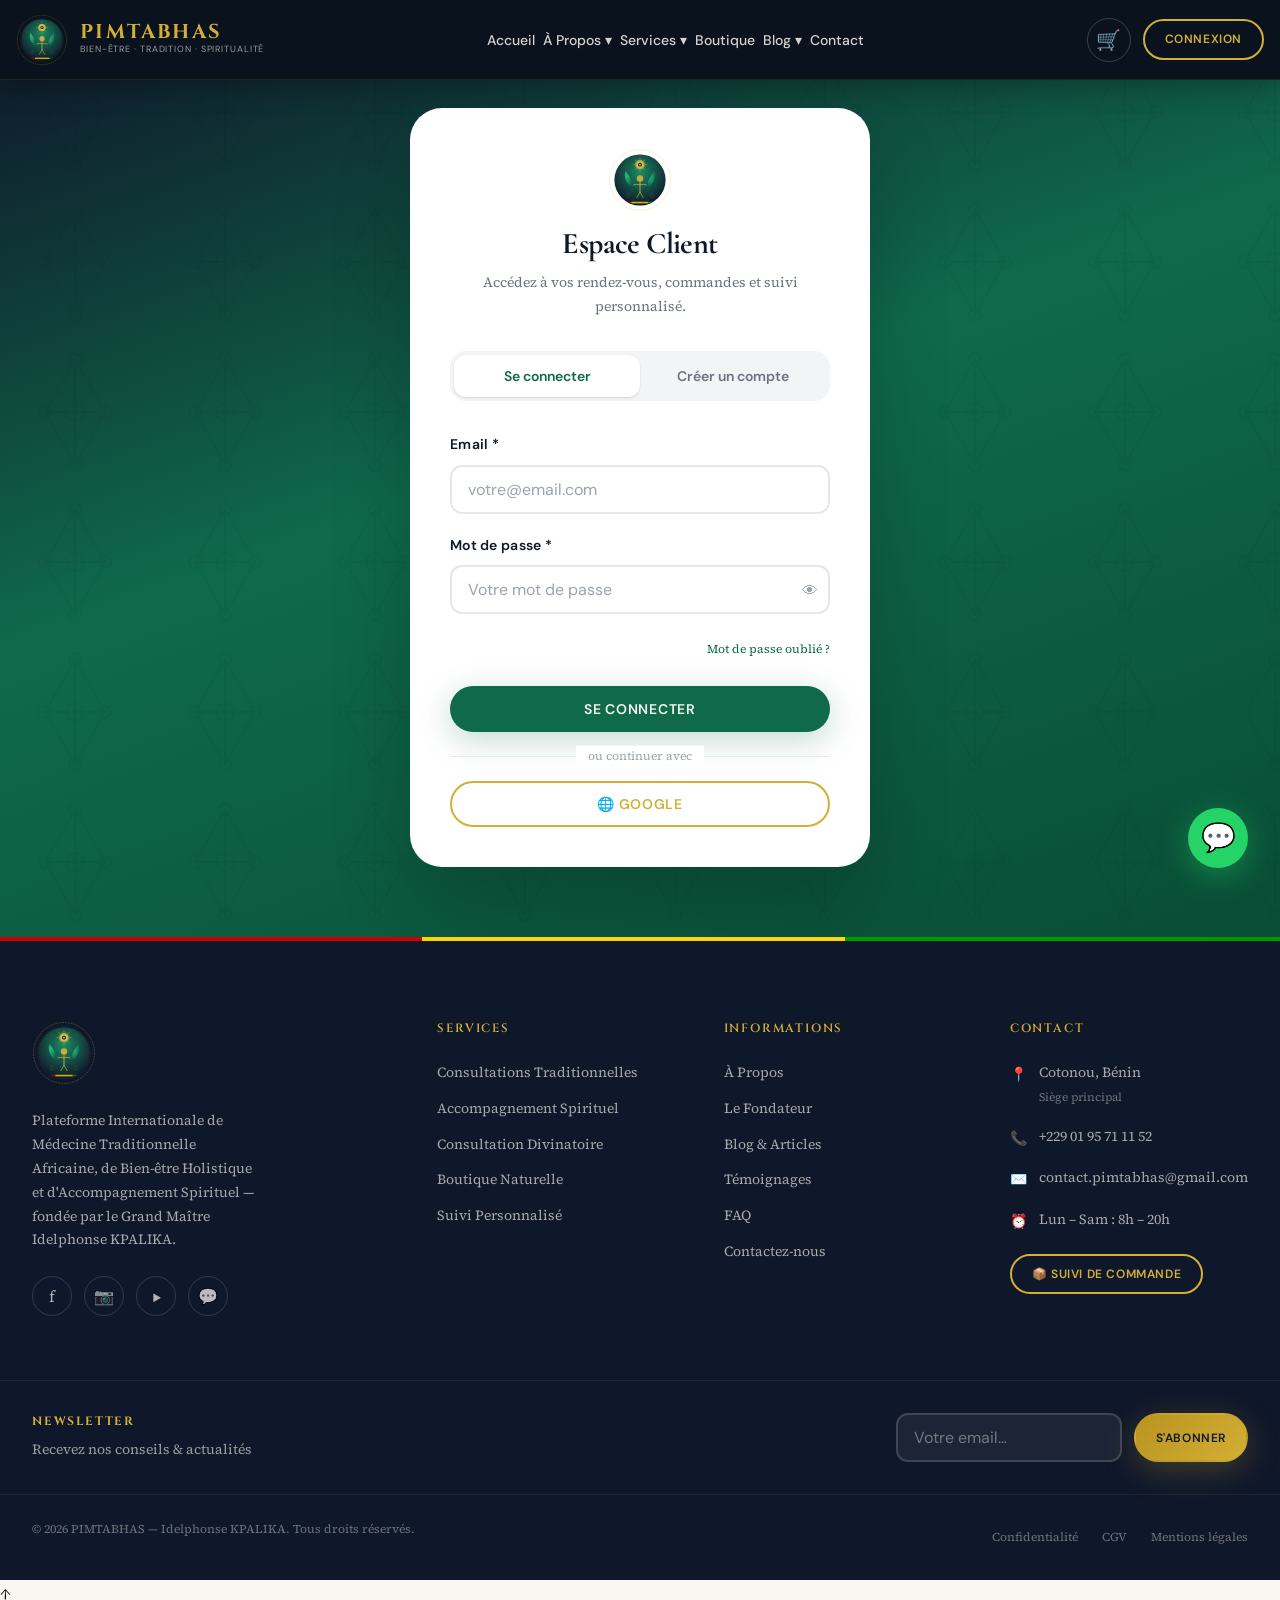
<file: admin/blog.html>
<!DOCTYPE html>
<html lang="fr">
<head>
  <meta charset="UTF-8"/><meta name="viewport" content="width=device-width, initial-scale=1.0"/>
  <meta name="robots" content="noindex, nofollow"/>
  <link rel="icon" type="image/svg+xml" href="../assets/images/favicon.svg"/>
  <title>Blog — Admin PIMTABHAS</title>
  <link rel="stylesheet" href="../assets/css/variables.css"/>
  <link rel="stylesheet" href="../assets/css/reset.css"/>
  <link rel="stylesheet" href="../assets/css/typography.css"/>
  <link rel="stylesheet" href="../assets/css/components.css"/>
  <link rel="stylesheet" href="../assets/css/layout.css"/>
  <link rel="stylesheet" href="../assets/css/animations.css"/>
  <link rel="stylesheet" href="../assets/css/pages.css"/>
  <style>
    body{background:var(--color-gray-50);}
    #editor-modal .modal{max-width:900px;width:95vw;}
    .editor-toolbar{display:flex;gap:var(--space-2);flex-wrap:wrap;padding:var(--space-3);border-bottom:1px solid var(--color-gray-100);background:var(--color-gray-50);}
    .editor-btn{padding:var(--space-1) var(--space-3);border:1px solid var(--color-gray-200);border-radius:var(--radius-md);background:var(--color-white);font-size:var(--text-xs);font-family:var(--font-ui);cursor:pointer;transition:all var(--transition-base);}
    .editor-btn:hover{background:var(--color-emerald);color:white;border-color:var(--color-emerald);}
    #article-editor{min-height:300px;padding:var(--space-5);font-family:var(--font-body);font-size:var(--text-base);line-height:var(--leading-relaxed);border:none;outline:none;width:100%;}
    .article-row{display:flex;align-items:center;gap:var(--space-4);padding:var(--space-4) var(--space-6);border-bottom:1px solid var(--color-gray-50);transition:background var(--transition-base);}
    .article-row:hover{background:var(--color-gray-50);}
    .article-thumb{width:60px;height:60px;border-radius:var(--radius-lg);object-fit:cover;flex-shrink:0;display:flex;align-items:center;justify-content:center;font-size:1.75rem;}
    .article-title-txt{font-family:var(--font-ui);font-weight:var(--weight-semibold);font-size:var(--text-sm);color:var(--color-night);}
    .article-meta{font-size:var(--text-xs);color:var(--color-gray-400);}
  </style>
  <link rel="stylesheet" href="../assets/css/responsive.css"/>
  <link rel="stylesheet" href="../assets/css/admin.css"/>
</head>
<body>
<div class="toast-container"></div>
<div class="admin-layout">
  <aside class="admin-sidebar">
    <div class="admin-sidebar__logo"><img src="../assets/images/logo.svg" alt="PIMTABHAS"/></div>
    <nav class="admin-nav">
      <div class="admin-nav__section">Principal</div>
      <a href="dashboard.html" class="admin-nav__item"><span class="admin-nav__icon">🏠</span>Tableau de bord</a>
      <a href="rendez-vous.html" class="admin-nav__item"><span class="admin-nav__icon">📅</span>Rendez-vous</a>
      <a href="patients.html" class="admin-nav__item"><span class="admin-nav__icon">👥</span>Patients</a>
      <div class="admin-nav__section">Boutique</div>
      <a href="commandes.html" class="admin-nav__item"><span class="admin-nav__icon">📦</span>Commandes</a>
      <a href="produits.html" class="admin-nav__item"><span class="admin-nav__icon">🌿</span>Produits</a>
      <div class="admin-nav__section">Contenu</div>
      <a href="blog.html" class="admin-nav__item active"><span class="admin-nav__icon">✍️</span>Blog</a>
      <a href="messages.html" class="admin-nav__item"><span class="admin-nav__icon">💬</span>Messages</a>
      <div class="admin-nav__section">Paramètres</div>
      <a href="../index.html" class="admin-nav__item" target="_blank"><span class="admin-nav__icon">🌐</span>Voir le site</a>
      <a href="../pages/espace-client.html" class="admin-nav__item" onclick="auth.logout();return false"><span class="admin-nav__icon">🚪</span>Déconnexion</a>
    </nav>
  </aside>

  <div class="admin-main">
    <div class="admin-topbar">
      <h1 style="font-family:var(--font-display);font-size:var(--text-xl);color:var(--color-night)">✍️ Gestion du Blog</h1>
      <button onclick="openArticleEditor()" class="btn btn--primary btn--sm">+ Nouvel article</button>
    </div>
    <div class="admin-content">
      <div class="grid grid--4" style="gap:var(--space-4);margin-bottom:var(--space-8)">
        <div class="admin-stat-card"><div class="admin-stat-icon admin-stat-icon--emerald">📝</div><div><div class="admin-stat-num">48</div><div class="admin-stat-label">Articles publiés</div></div></div>
        <div class="admin-stat-card"><div class="admin-stat-icon admin-stat-icon--gold">📋</div><div><div class="admin-stat-num">7</div><div class="admin-stat-label">Brouillons</div></div></div>
        <div class="admin-stat-card"><div class="admin-stat-icon admin-stat-icon--bronze">👁</div><div><div class="admin-stat-num">24,7K</div><div class="admin-stat-label">Vues ce mois</div></div></div>
        <div class="admin-stat-card"><div class="admin-stat-icon admin-stat-icon--blue">💬</div><div><div class="admin-stat-num">142</div><div class="admin-stat-label">Commentaires</div></div></div>
      </div>

      <!-- Filtres -->
      <div style="display:flex;gap:var(--space-3);flex-wrap:wrap;align-items:center;margin-bottom:var(--space-6)">
        <input type="text" placeholder="🔍 Rechercher un article…" style="flex:1;min-width:200px;padding:var(--space-2) var(--space-4);border:1px solid var(--color-gray-200);border-radius:var(--radius-lg);font-family:var(--font-ui);font-size:var(--text-sm);background:white"/>
        <select style="padding:var(--space-2) var(--space-4);border:1px solid var(--color-gray-200);border-radius:var(--radius-lg);font-family:var(--font-ui);font-size:var(--text-sm);background:white">
          <option>Toutes les catégories</option><option>Médecine Traditionnelle</option><option>Spiritualité</option><option>Bien-être</option><option>Plantes</option><option>Nutrition</option>
        </select>
        <select style="padding:var(--space-2) var(--space-4);border:1px solid var(--color-gray-200);border-radius:var(--radius-lg);font-family:var(--font-ui);font-size:var(--text-sm);background:white">
          <option>Tous les statuts</option><option>Publié</option><option>Brouillon</option><option>Planifié</option>
        </select>
      </div>

      <div class="admin-table">
        <div id="articles-list">
          <div class="article-row">
            <div class="article-thumb" style="background:var(--color-emerald-pale)">🌿</div>
            <div style="flex:1">
              <div class="article-title-txt">Les Plantes Médicinales d'Afrique de l'Ouest : Un Héritage Millénaire</div>
              <div class="article-meta">Médecine Traditionnelle · 15 nov. 2024 · 1 243 vues · 8 min</div>
            </div>
            <span style="background:var(--color-success-bg);color:var(--color-success);font-size:10px;padding:2px 8px;border-radius:var(--radius-full);font-weight:bold;flex-shrink:0">Publié</span>
            <div style="display:flex;gap:var(--space-2);flex-shrink:0">
              <button onclick="editArticle(1)" class="btn btn--outline-gold btn--sm">✏️ Éditer</button>
              <button onclick="previewArticle(1)" class="btn btn--ghost btn--sm" title="Prévisualiser">👁</button>
              <button onclick="deleteArticle(1)" class="btn btn--ghost btn--sm" style="color:var(--color-error)" title="Supprimer">🗑</button>
            </div>
          </div>
          <div class="article-row">
            <div class="article-thumb" style="background:rgba(124,58,237,.1)">✨</div>
            <div style="flex:1">
              <div class="article-title-txt">Comprendre le Vodoun : Au-delà des Préjugés</div>
              <div class="article-meta">Spiritualité · 8 nov. 2024 · 2 891 vues · 12 min</div>
            </div>
            <span style="background:var(--color-success-bg);color:var(--color-success);font-size:10px;padding:2px 8px;border-radius:var(--radius-full);font-weight:bold;flex-shrink:0">Publié</span>
            <div style="display:flex;gap:var(--space-2);flex-shrink:0">
              <button onclick="editArticle(2)" class="btn btn--outline-gold btn--sm">✏️ Éditer</button>
              <button onclick="previewArticle(2)" class="btn btn--ghost btn--sm">👁</button>
              <button onclick="deleteArticle(2)" class="btn btn--ghost btn--sm" style="color:var(--color-error)">🗑</button>
            </div>
          </div>
          <div class="article-row">
            <div class="article-thumb" style="background:var(--color-gold-pale)">📝</div>
            <div style="flex:1">
              <div class="article-title-txt">Les bienfaits du Baobab : l'arbre de vie africain</div>
              <div class="article-meta">Plantes & Remèdes · Brouillon · Modifié le 19 jan. 2025</div>
            </div>
            <span style="background:var(--color-gray-100);color:var(--color-gray-500);font-size:10px;padding:2px 8px;border-radius:var(--radius-full);font-weight:bold;flex-shrink:0">Brouillon</span>
            <div style="display:flex;gap:var(--space-2);flex-shrink:0">
              <button onclick="editArticle(3)" class="btn btn--secondary btn--sm">✏️ Continuer</button>
              <button onclick="deleteArticle(3)" class="btn btn--ghost btn--sm" style="color:var(--color-error)">🗑</button>
            </div>
          </div>
          <div class="article-row">
            <div class="article-thumb" style="background:var(--color-emerald-pale)">☀️</div>
            <div style="flex:1">
              <div class="article-title-txt">Rituels Matinaux Africains pour Bien Commencer la Journée</div>
              <div class="article-meta">Bien-être · 5 oct. 2024 · 987 vues · 5 min</div>
            </div>
            <span style="background:var(--color-success-bg);color:var(--color-success);font-size:10px;padding:2px 8px;border-radius:var(--radius-full);font-weight:bold;flex-shrink:0">Publié</span>
            <div style="display:flex;gap:var(--space-2);flex-shrink:0">
              <button onclick="editArticle(4)" class="btn btn--outline-gold btn--sm">✏️ Éditer</button>
              <button onclick="previewArticle(4)" class="btn btn--ghost btn--sm">👁</button>
              <button onclick="deleteArticle(4)" class="btn btn--ghost btn--sm" style="color:var(--color-error)">🗑</button>
            </div>
          </div>
        </div>
        <div style="padding:var(--space-4) var(--space-6);border-top:1px solid var(--color-gray-100);display:flex;justify-content:space-between;align-items:center">
          <span style="font-size:var(--text-xs);color:var(--color-gray-400)">55 articles au total</span>
          <div class="pagination" style="padding:0"><a class="page-btn active">1</a><a class="page-btn">2</a><a class="page-btn">3</a></div>
        </div>
      </div>
    </div>
  </div>
</div>

<!-- Éditeur d'article -->
<div class="modal-backdrop" id="editor-modal">
  <div class="modal" style="max-width:900px;width:95vw">
    <div class="modal__header">
      <h3 class="modal__title" id="editor-title">Nouvel article</h3>
      <button class="modal__close" onclick="modal.close('editor-modal')">✕</button>
    </div>
    <div class="modal__body" style="padding:0">
      <!-- Méta -->
      <div style="padding:var(--space-6) var(--space-8);border-bottom:1px solid var(--color-gray-100)">
        <div class="form-group" style="margin-bottom:var(--space-4)">
          <label class="form-label">Titre de l'article *</label>
          <input class="form-control" type="text" id="article-title-input" placeholder="Titre accrocheur et informatif…" style="font-size:var(--text-lg);font-family:var(--font-display)"/>
        </div>
        <div class="grid grid--3" style="gap:var(--space-4)">
          <div class="form-group">
            <label class="form-label">Catégorie</label>
            <select class="form-control form-select" id="article-cat">
              <option>Médecine Traditionnelle</option><option>Spiritualité Africaine</option><option>Bien-être Holistique</option><option>Plantes & Remèdes</option><option>Nutrition Africaine</option>
            </select>
          </div>
          <div class="form-group">
            <label class="form-label">Statut</label>
            <select class="form-control form-select" id="article-status">
              <option value="published">Publié</option><option value="draft">Brouillon</option><option value="scheduled">Planifié</option>
            </select>
          </div>
          <div class="form-group">
            <label class="form-label">Temps de lecture</label>
            <input class="form-control" type="text" id="article-read-time" placeholder="Ex: 8 min"/>
          </div>
        </div>
        <div class="form-group">
          <label class="form-label">Description (meta SEO)</label>
          <textarea class="form-control" id="article-meta-desc" rows="2" placeholder="Description de 150-160 caractères pour le SEO…"></textarea>
        </div>
        <div class="form-group">
          <label class="form-label">Tags</label>
          <input class="form-control" type="text" id="article-tags" placeholder="plantes, Afrique, médecine traditionnelle… (séparés par des virgules)"/>
        </div>
      </div>
      <!-- Barre d'outils éditeur -->
      <div class="editor-toolbar">
        <button class="editor-btn" onclick="formatText('bold')"><strong>G</strong></button>
        <button class="editor-btn" onclick="formatText('italic')"><em>I</em></button>
        <button class="editor-btn" onclick="formatText('underline')"><u>S</u></button>
        <button class="editor-btn" onclick="insertHeading(2)">H2</button>
        <button class="editor-btn" onclick="insertHeading(3)">H3</button>
        <button class="editor-btn" onclick="formatText('insertUnorderedList')">• Liste</button>
        <button class="editor-btn" onclick="formatText('insertOrderedList')">1. Liste</button>
        <button class="editor-btn" onclick="insertLink()">🔗 Lien</button>
        <button class="editor-btn" onclick="insertBlockquote()">❝ Citation</button>
        <button class="editor-btn" onclick="clearFormat()">✗ Effacer</button>
      </div>
      <!-- Zone d'édition -->
      <div id="article-editor" contenteditable="true" style="min-height:300px;padding:var(--space-6) var(--space-8);font-family:var(--font-body);font-size:var(--text-base);line-height:var(--leading-relaxed);outline:none;border:none" data-placeholder="Commencez à rédiger votre article ici…"></div>
    </div>
    <div class="modal__footer" style="justify-content:space-between">
      <button onclick="saveDraft()" class="btn btn--outline-gold">💾 Enregistrer brouillon</button>
      <div style="display:flex;gap:var(--space-3)">
        <button onclick="modal.close('editor-modal')" class="btn btn--ghost">Annuler</button>
        <button onclick="publishArticle()" class="btn btn--primary">🚀 Publier l'article</button>
      </div>
    </div>
  </div>
</div>

<script src="../assets/js/main.js"></script>
<script src="../assets/js/admin.js"></script>
<script>
requireAdmin();
function openArticleEditor(){ document.getElementById('editor-title').textContent='Nouvel article'; document.getElementById('article-title-input').value=''; document.getElementById('article-editor').innerHTML=''; modal.open('editor-modal'); }
function editArticle(id){ document.getElementById('editor-title').textContent='Modifier l\'article'; modal.open('editor-modal'); }
function previewArticle(id){ window.open('../pages/blog.html','_blank'); }
function deleteArticle(id){ if(confirm('Supprimer cet article définitivement ?')) showToast('Article supprimé','warning'); }
function formatText(cmd){ document.execCommand(cmd, false, null); document.getElementById('article-editor').focus(); }
function insertHeading(level){ document.execCommand('formatBlock', false, 'h'+level); document.getElementById('article-editor').focus(); }
function insertLink(){ const url=prompt('URL du lien:'); if(url) document.execCommand('createLink',false,url); }
function insertBlockquote(){ document.execCommand('formatBlock',false,'blockquote'); }
function clearFormat(){ document.execCommand('removeFormat',false,null); }
function saveDraft(){
  const title=document.getElementById('article-title-input').value;
  if(!title){showToast('Titre requis','error');return;}
  showToast('"'+title+'" sauvegardé comme brouillon','success');
}
function publishArticle(){
  const title=document.getElementById('article-title-input').value;
  const content=document.getElementById('article-editor').innerHTML;
  if(!title||!content||content.trim().length<50){showToast('Titre et contenu requis (min 50 caractères)','error');return;}
  showToast('Article "'+title+'" publié avec succès !','success');
  modal.close('editor-modal');
}
// Placeholder
const editor=document.getElementById('article-editor');
if(editor){
  editor.addEventListener('focus',function(){if(!this.textContent.trim())this.innerHTML='';});
}
</script>
</body>
</html>
</file>
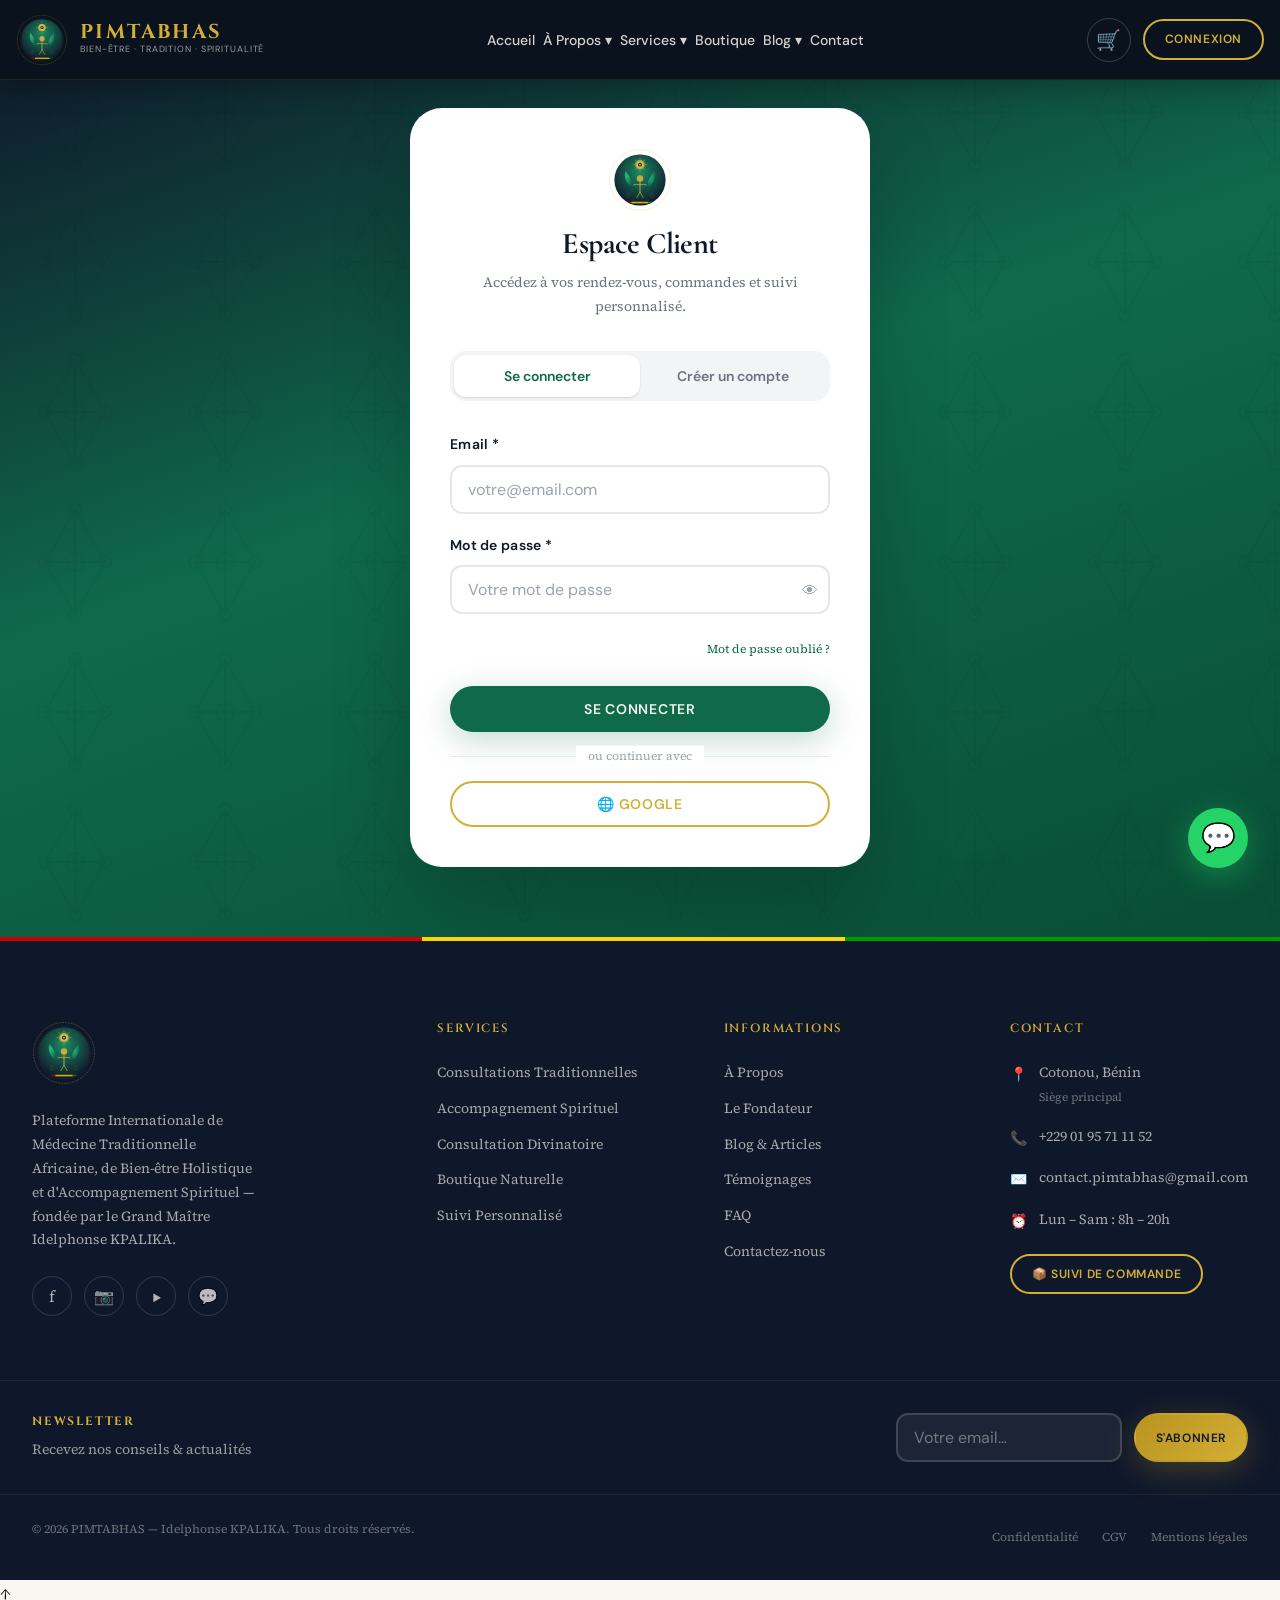
<file: admin/commandes.html>
<!DOCTYPE html>
<html lang="fr">
<head>
  <meta charset="UTF-8"/><meta name="viewport" content="width=device-width, initial-scale=1.0"/>
  <meta name="robots" content="noindex, nofollow"/>
  <link rel="icon" type="image/svg+xml" href="../assets/images/favicon.svg"/>
  <title>Commandes — Admin PIMTABHAS</title>
  <link rel="stylesheet" href="../assets/css/variables.css"/>
  <link rel="stylesheet" href="../assets/css/reset.css"/>
  <link rel="stylesheet" href="../assets/css/typography.css"/>
  <link rel="stylesheet" href="../assets/css/components.css"/>
  <link rel="stylesheet" href="../assets/css/layout.css"/>
  <link rel="stylesheet" href="../assets/css/animations.css"/>
  <link rel="stylesheet" href="../assets/css/pages.css"/>
  <style>body{background:var(--color-gray-50);}.filter-inp{padding:var(--space-2) var(--space-4);border:1px solid var(--color-gray-200);border-radius:var(--radius-lg);font-family:var(--font-ui);font-size:var(--text-sm);background:var(--color-white);}</style>
  <link rel="stylesheet" href="../assets/css/responsive.css"/>
  <link rel="stylesheet" href="../assets/css/admin.css"/>
</head>
<body>
<div class="toast-container"></div>
<div class="admin-layout">
  <aside class="admin-sidebar">
    <div class="admin-sidebar__logo"><img src="../assets/images/logo.svg" alt="PIMTABHAS"/></div>
    <nav class="admin-nav">
      <div class="admin-nav__section">Principal</div>
      <a href="dashboard.html" class="admin-nav__item"><span class="admin-nav__icon">🏠</span>Tableau de bord</a>
      <a href="rendez-vous.html" class="admin-nav__item"><span class="admin-nav__icon">📅</span>Rendez-vous</a>
      <a href="patients.html" class="admin-nav__item"><span class="admin-nav__icon">👥</span>Patients</a>
      <div class="admin-nav__section">Boutique</div>
      <a href="commandes.html" class="admin-nav__item active"><span class="admin-nav__icon">📦</span>Commandes</a>
      <a href="produits.html" class="admin-nav__item"><span class="admin-nav__icon">🌿</span>Produits</a>
      <div class="admin-nav__section">Contenu</div>
      <a href="blog.html" class="admin-nav__item"><span class="admin-nav__icon">✍️</span>Blog</a>
      <a href="messages.html" class="admin-nav__item"><span class="admin-nav__icon">💬</span>Messages</a>
      <div class="admin-nav__section">Paramètres</div>
      <a href="../index.html" class="admin-nav__item" target="_blank"><span class="admin-nav__icon">🌐</span>Voir le site</a>
      <a href="../pages/espace-client.html" class="admin-nav__item" onclick="auth.logout();return false"><span class="admin-nav__icon">🚪</span>Déconnexion</a>
    </nav>
  </aside>
  <div class="admin-main">
    <div class="admin-topbar">
      <h1 style="font-family:var(--font-display);font-size:var(--text-xl);color:var(--color-night)">📦 Gestion des Commandes</h1>
      <button onclick="exportOrders()" class="btn btn--outline-gold btn--sm">📤 Exporter</button>
    </div>
    <div class="admin-content">
      <div class="grid grid--4" style="gap:var(--space-4);margin-bottom:var(--space-8)">
        <div class="admin-stat-card"><div class="admin-stat-icon admin-stat-icon--gold">📦</div><div><div class="admin-stat-num">147</div><div class="admin-stat-label">Commandes ce mois</div></div></div>
        <div class="admin-stat-card"><div class="admin-stat-icon admin-stat-icon--blue">⏳</div><div><div class="admin-stat-num">12</div><div class="admin-stat-label">En attente d'expédition</div></div></div>
        <div class="admin-stat-card"><div class="admin-stat-icon admin-stat-icon--emerald">✅</div><div><div class="admin-stat-num">128</div><div class="admin-stat-label">Livrées</div></div></div>
        <div class="admin-stat-card"><div class="admin-stat-icon admin-stat-icon--bronze">💰</div><div><div class="admin-stat-num">2,4M</div><div class="admin-stat-label">FCFA de revenus</div></div></div>
      </div>

      <!-- Filtres -->
      <div style="display:flex;gap:var(--space-3);flex-wrap:wrap;align-items:center;padding:var(--space-5) var(--space-6);background:var(--color-white);border-radius:var(--radius-xl);box-shadow:var(--shadow-sm);margin-bottom:var(--space-6)">
        <input class="filter-inp" type="text" placeholder="🔍 N° commande, client…" style="flex:1;min-width:180px"/>
        <select class="filter-inp">
          <option>Tous les statuts</option><option>En attente</option><option>Confirmée</option><option>En préparation</option><option>Expédiée</option><option>Livrée</option><option>Annulée</option>
        </select>
        <select class="filter-inp">
          <option>Tous les pays</option><option>Bénin</option><option>Togo</option><option>France</option><option>Canada</option>
        </select>
        <input class="filter-inp" type="date" title="Date de début"/>
        <input class="filter-inp" type="date" title="Date de fin"/>
        <button onclick="exportOrders()" class="btn btn--outline-gold btn--sm">Filtrer</button>
      </div>

      <div class="admin-table">
        <div style="overflow-x:auto">
          <table style="min-width:950px">
            <thead><tr>
              <th><input type="checkbox"/></th>
              <th>N° Commande</th><th>Client</th><th>Pays</th><th>Produits</th><th>Montant</th><th>Paiement</th><th>Statut</th><th>Date</th><th>Actions</th>
            </tr></thead>
            <tbody>
              <tr><td><input type="checkbox"/></td>
                <td><span style="font-family:var(--font-mono);font-size:var(--text-xs)">CMD-2025-000147</span></td>
                <td><div style="font-size:var(--text-sm);font-weight:600">Fatoumata B.</div><div style="font-size:var(--text-xs);color:var(--color-gray-400)">fatoumata@mail.com</div></td>
                <td>🇫🇷</td>
                <td style="font-size:var(--text-xs)">Coffret × 1, Tisane × 2</td>
                <td style="font-weight:bold;color:var(--color-emerald)">58 000</td>
                <td><span style="font-size:10px;background:var(--color-success-bg);color:var(--color-success);padding:2px 8px;border-radius:var(--radius-full);font-weight:bold">Payé</span></td>
                <td><span style="font-size:10px;background:var(--color-warning-bg);color:var(--color-warning);padding:2px 8px;border-radius:var(--radius-full);font-weight:bold">En préparation</span></td>
                <td style="font-size:var(--text-xs);color:var(--color-gray-400)">Auj. 10:23</td>
                <td style="white-space:nowrap">
                  <button onclick="viewOrder('CMD-2025-000147')" class="btn btn--outline-gold btn--sm">Voir</button>
                  <button onclick="updateOrderStatus('CMD-2025-000147','shipped')" class="btn btn--ghost btn--sm">🚚</button>
                </td>
              </tr>
              <tr><td><input type="checkbox"/></td>
                <td><span style="font-family:var(--font-mono);font-size:var(--text-xs)">CMD-2025-000146</span></td>
                <td><div style="font-size:var(--text-sm);font-weight:600">Kofi M.</div><div style="font-size:var(--text-xs);color:var(--color-gray-400)">kofi@mail.com</div></td>
                <td>🇹🇬</td>
                <td style="font-size:var(--text-xs)">Tisane Moringa × 1</td>
                <td style="font-weight:bold;color:var(--color-emerald)">15 000</td>
                <td><span style="font-size:10px;background:var(--color-success-bg);color:var(--color-success);padding:2px 8px;border-radius:var(--radius-full);font-weight:bold">Payé</span></td>
                <td><span style="font-size:10px;background:var(--color-success-bg);color:var(--color-success);padding:2px 8px;border-radius:var(--radius-full);font-weight:bold">Expédiée</span></td>
                <td style="font-size:var(--text-xs);color:var(--color-gray-400)">Hier 15:47</td>
                <td style="white-space:nowrap">
                  <button onclick="viewOrder('CMD-2025-000146')" class="btn btn--outline-gold btn--sm">Voir</button>
                  <button onclick="printInvoice('CMD-2025-000146')" class="btn btn--ghost btn--sm">🖨</button>
                </td>
              </tr>
              <tr><td><input type="checkbox"/></td>
                <td><span style="font-family:var(--font-mono);font-size:var(--text-xs)">CMD-2025-000145</span></td>
                <td><div style="font-size:var(--text-sm);font-weight:600">Isabelle O.</div><div style="font-size:var(--text-xs);color:var(--color-gray-400)">isabelle@mail.com</div></td>
                <td>🇨🇦</td>
                <td style="font-size:var(--text-xs)">Coffret × 1, Huile × 2, Encens × 3</td>
                <td style="font-weight:bold;color:var(--color-emerald)">82 500</td>
                <td><span style="font-size:10px;background:var(--color-success-bg);color:var(--color-success);padding:2px 8px;border-radius:var(--radius-full);font-weight:bold">Payé</span></td>
                <td><span style="font-size:10px;background:var(--color-gray-100);color:var(--color-gray-600);padding:2px 8px;border-radius:var(--radius-full);font-weight:bold">Livrée</span></td>
                <td style="font-size:var(--text-xs);color:var(--color-gray-400)">Il y a 2j</td>
                <td style="white-space:nowrap">
                  <button onclick="viewOrder('CMD-2025-000145')" class="btn btn--outline-gold btn--sm">Voir</button>
                  <button onclick="printInvoice('CMD-2025-000145')" class="btn btn--ghost btn--sm">🖨</button>
                </td>
              </tr>
            </tbody>
          </table>
        </div>
        <div style="display:flex;justify-content:space-between;align-items:center;padding:var(--space-4) var(--space-6);border-top:1px solid var(--color-gray-100)">
          <span style="font-size:var(--text-xs);color:var(--color-gray-400)">147 commandes au total</span>
          <div class="pagination" style="padding:0"><a class="page-btn active">1</a><a class="page-btn">2</a><a class="page-btn">3</a><span class="page-btn">…</span><a class="page-btn">8</a></div>
        </div>
      </div>
    </div>
  </div>
</div>

<!-- Modal détail commande -->
<div class="modal-backdrop" id="modal-order">
  <div class="modal" style="max-width:680px">
    <div class="modal__header"><h3 class="modal__title" id="order-modal-title">Commande CMD-2025-000147</h3><button class="modal__close" onclick="modal.close('modal-order')">✕</button></div>
    <div class="modal__body">
      <div class="grid grid--2" style="gap:var(--space-6);margin-bottom:var(--space-6)">
        <div><div style="font-family:var(--font-accent);font-size:var(--text-xs);letter-spacing:.15em;text-transform:uppercase;color:var(--color-emerald);margin-bottom:var(--space-3)">Client</div>
          <p style="font-family:var(--font-ui);font-size:var(--text-sm)"><strong>Fatoumata BARRY</strong><br/>fatoumata@mail.com<br/>+33 6 00 000 000<br/>Paris, France 🇫🇷</p></div>
        <div><div style="font-family:var(--font-accent);font-size:var(--text-xs);letter-spacing:.15em;text-transform:uppercase;color:var(--color-emerald);margin-bottom:var(--space-3)">Livraison</div>
          <p style="font-family:var(--font-ui);font-size:var(--text-sm)">123 Rue de la Paix<br/>75001 Paris, France<br/><br/><strong>Mode :</strong> DHL Express<br/><strong>Suivi :</strong> DHL-1234567890</p></div>
      </div>
      <div style="margin-bottom:var(--space-6)">
        <div style="font-family:var(--font-accent);font-size:var(--text-xs);letter-spacing:.15em;text-transform:uppercase;color:var(--color-emerald);margin-bottom:var(--space-3)">Articles commandés</div>
        <table style="width:100%;font-size:var(--text-sm)">
          <tr style="background:var(--color-gray-50)"><th style="padding:var(--space-2) var(--space-3);text-align:left">Produit</th><th style="padding:var(--space-2) var(--space-3);text-align:right">Qté</th><th style="padding:var(--space-2) var(--space-3);text-align:right">Prix unit.</th><th style="padding:var(--space-2) var(--space-3);text-align:right">Total</th></tr>
          <tr><td style="padding:var(--space-2) var(--space-3)">💎 Coffret Bien-être Complet</td><td style="padding:var(--space-2) var(--space-3);text-align:right">1</td><td style="padding:var(--space-2) var(--space-3);text-align:right">45 000</td><td style="padding:var(--space-2) var(--space-3);text-align:right;font-weight:bold">45 000</td></tr>
          <tr><td style="padding:var(--space-2) var(--space-3)">🌿 Tisane Équilibre Vital</td><td style="padding:var(--space-2) var(--space-3);text-align:right">2</td><td style="padding:var(--space-2) var(--space-3);text-align:right">12 500</td><td style="padding:var(--space-2) var(--space-3);text-align:right;font-weight:bold">25 000</td></tr>
          <tr style="border-top:2px solid var(--color-gray-100)"><td colspan="3" style="padding:var(--space-3);text-align:right;font-weight:bold">Livraison</td><td style="padding:var(--space-3);text-align:right;font-weight:bold">8 000</td></tr>
          <tr style="background:var(--color-emerald-pale)"><td colspan="3" style="padding:var(--space-3);text-align:right;font-weight:bold;color:var(--color-emerald)">TOTAL</td><td style="padding:var(--space-3);text-align:right;font-weight:bold;color:var(--color-emerald)">78 000 FCFA</td></tr>
        </table>
      </div>
      <div>
        <div style="font-family:var(--font-accent);font-size:var(--text-xs);letter-spacing:.15em;text-transform:uppercase;color:var(--color-emerald);margin-bottom:var(--space-3)">Mettre à jour le statut</div>
        <div style="display:flex;gap:var(--space-3);flex-wrap:wrap">
          <button onclick="updateOrderStatus('CMD-2025-000147','processing');showToast('Statut mis à jour','success')" class="btn btn--outline-gold btn--sm">En préparation</button>
          <button onclick="updateOrderStatus('CMD-2025-000147','shipped');showToast('Commande marquée expédiée','success')" class="btn btn--secondary btn--sm">🚚 Marquer expédiée</button>
          <button onclick="updateOrderStatus('CMD-2025-000147','delivered');showToast('Commande livrée !','success')" class="btn btn--outline-gold btn--sm">✅ Livrée</button>
          <button onclick="printInvoice('CMD-2025-000147')" class="btn btn--ghost btn--sm">🖨 Imprimer facture</button>
        </div>
      </div>
    </div>
    <div class="modal__footer"><button onclick="modal.close('modal-order')" class="btn btn--outline-gold">Fermer</button></div>
  </div>
</div>

<script src="../assets/js/main.js"></script>
<script src="../assets/js/admin.js"></script>
<script>
requireAdmin();
function viewOrder(num){ document.getElementById('order-modal-title').textContent='Commande '+num; modal.open('modal-order'); }
function updateOrderStatus(num,status){ showToast('Statut commande '+num+' mis à jour','success'); }
function printInvoice(num){ showToast('Impression de la facture '+num,'info'); }
function exportOrders(){ showToast('Export CSV des commandes lancé','success'); }
</script>
</body>
</html>
</file>
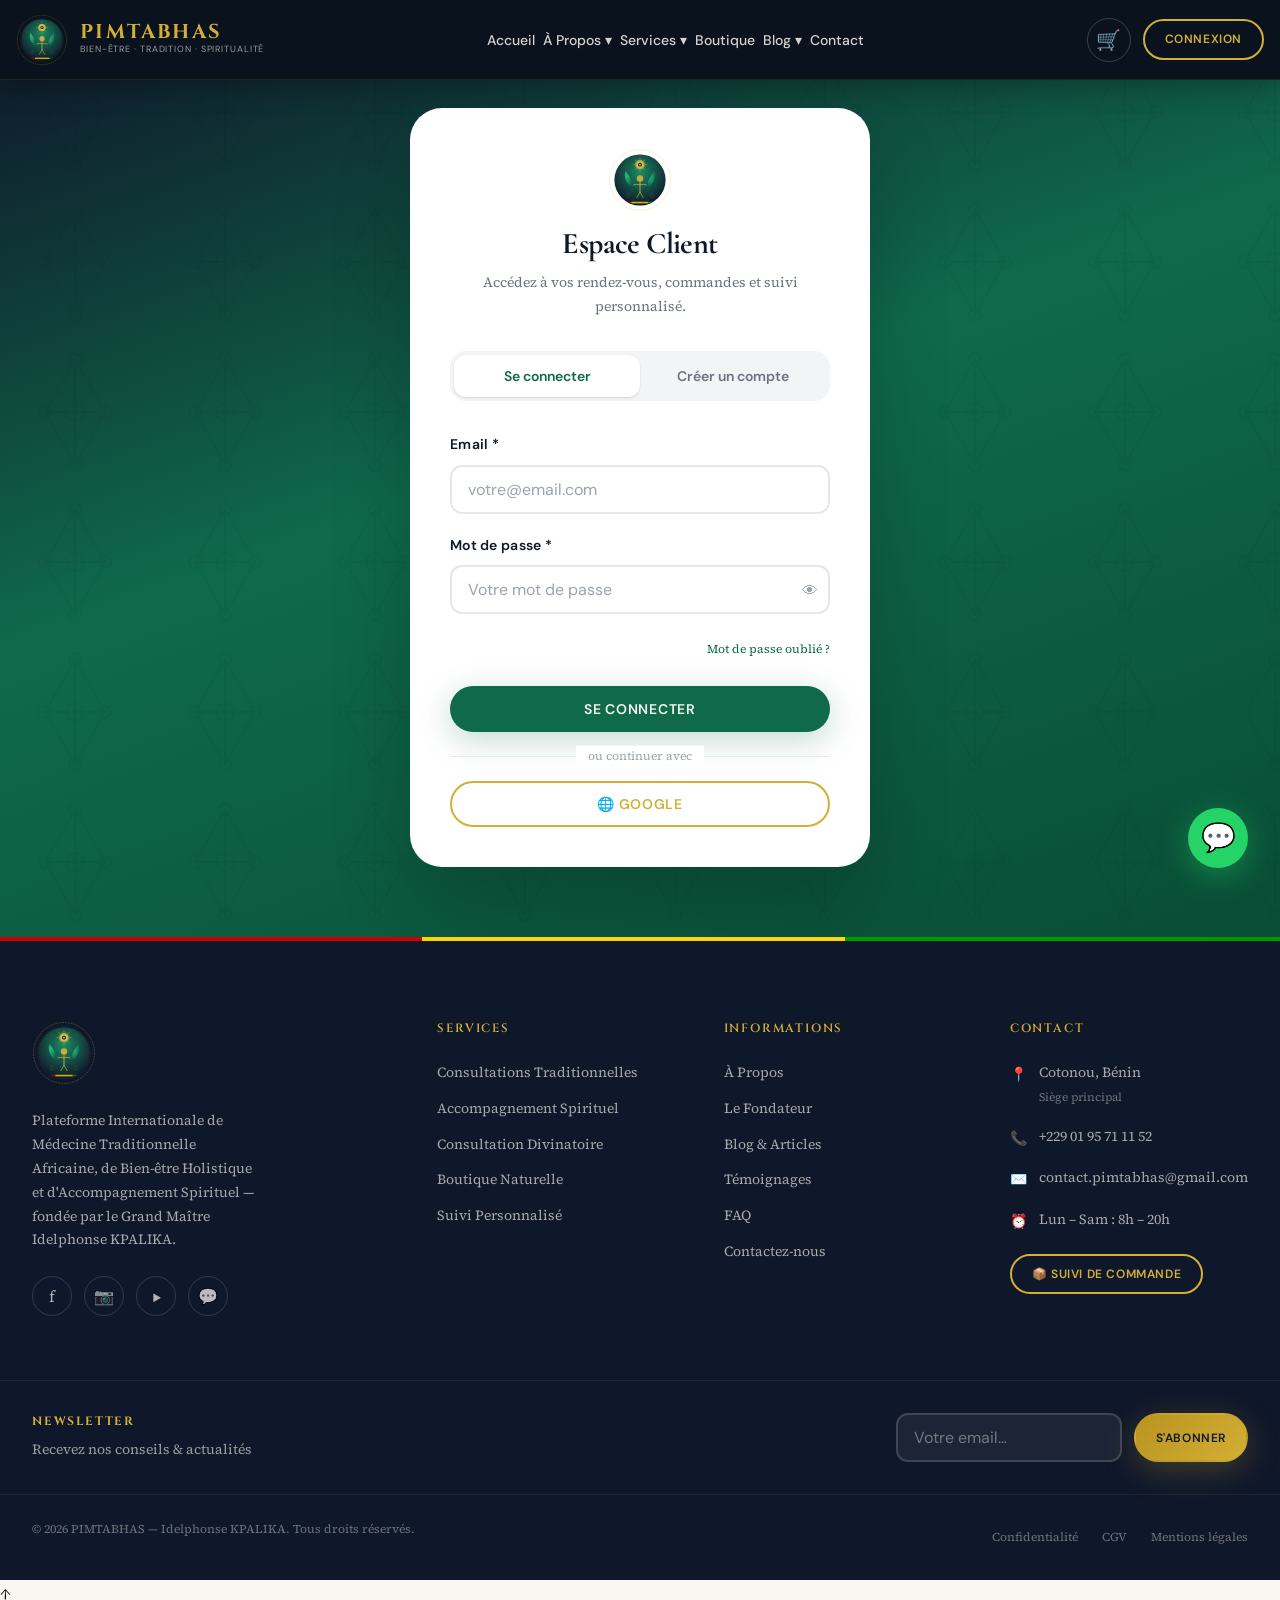
<file: admin/dashboard.html>
<!DOCTYPE html>
<html lang="fr">
<head>
  <meta charset="UTF-8"/>
  <meta name="viewport" content="width=device-width, initial-scale=1.0"/>
  <meta name="robots" content="noindex, nofollow"/>
  <link rel="icon" type="image/svg+xml" href="../assets/images/favicon.svg"/>
  <title>Administration — PIMTABHAS</title>
  <link rel="stylesheet" href="../assets/css/variables.css"/>
  <link rel="stylesheet" href="../assets/css/reset.css"/>
  <link rel="stylesheet" href="../assets/css/typography.css"/>
  <link rel="stylesheet" href="../assets/css/components.css"/>
  <link rel="stylesheet" href="../assets/css/layout.css"/>
  <link rel="stylesheet" href="../assets/css/animations.css"/>
  <link rel="stylesheet" href="../assets/css/pages.css"/>
  <style>
    body{background:var(--color-gray-50);}
    .chart-bar{height:200px;display:flex;align-items:flex-end;gap:var(--space-2);padding:var(--space-4) 0;}
    .bar{flex:1;border-radius:var(--radius-sm) var(--radius-sm) 0 0;transition:height 1s cubic-bezier(.16,1,.3,1);min-width:20px;}
    .bar--emerald{background:linear-gradient(to top,var(--color-emerald-dark),var(--color-emerald-light));}
    .bar--gold{background:linear-gradient(to top,var(--color-gold-dark),var(--color-gold-light));}
    .chart-labels{display:flex;gap:var(--space-2);}
    .chart-label{flex:1;text-align:center;font-family:var(--font-ui);font-size:10px;color:var(--color-gray-400);min-width:20px;}
    .recent-activity{max-height:320px;overflow-y:auto;}
    .activity-item{display:flex;align-items:flex-start;gap:var(--space-3);padding:var(--space-3) 0;border-bottom:1px solid var(--color-gray-50);}
    .activity-item:last-child{border-bottom:none;}
    .activity-dot{width:8px;height:8px;border-radius:50%;flex-shrink:0;margin-top:6px;}
    .activity-dot--emerald{background:var(--color-emerald);}
    .activity-dot--gold{background:var(--color-gold);}
    .activity-dot--bronze{background:var(--color-bronze);}
    .activity-dot--blue{background:var(--color-info);}
    .activity-text{font-family:var(--font-ui);font-size:var(--text-xs);color:var(--color-gray-700);line-height:1.5;}
    .activity-time{font-family:var(--font-ui);font-size:10px;color:var(--color-gray-400);white-space:nowrap;}
    .quick-actions{display:grid;grid-template-columns:repeat(4,1fr);gap:var(--space-3);}
    .quick-action{background:var(--color-white);border-radius:var(--radius-xl);padding:var(--space-5);text-align:center;border:1px solid var(--color-gray-100);cursor:pointer;transition:all var(--transition-base);text-decoration:none;display:flex;flex-direction:column;align-items:center;gap:var(--space-2);}
    .quick-action:hover{border-color:var(--color-emerald);background:var(--color-emerald-pale);transform:translateY(-2px);}
    .quick-action-icon{font-size:1.75rem;}
    .quick-action-label{font-family:var(--font-ui);font-size:var(--text-xs);font-weight:var(--weight-semibold);color:var(--color-night);}
    .top-products td:first-child{font-size:1.5rem;}
    @media(max-width:1024px){.admin-layout{grid-template-columns:1fr;}.admin-sidebar{display:none;}.quick-actions{grid-template-columns:repeat(2,1fr);}}
  </style>
  <link rel="stylesheet" href="../assets/css/responsive.css"/>
  <link rel="stylesheet" href="../assets/css/admin.css"/>
</head>
<body>
<div class="toast-container"></div>

<div class="admin-layout">
  <!-- SIDEBAR -->
  <aside class="admin-sidebar" id="admin-sidebar">
    <div class="admin-sidebar__logo">
      <img src="../assets/images/logo.svg" alt="PIMTABHAS"/>
      <div style="font-family:var(--font-accent);font-size:var(--text-xs);color:rgba(212,175,55,.6);letter-spacing:.15em;text-transform:uppercase;margin-top:var(--space-2)">Administration</div>
    </div>
    <nav class="admin-nav">
      <div class="admin-nav__section">Principal</div>
      <a href="dashboard.html" class="admin-nav__item active"><span class="admin-nav__icon">🏠</span>Tableau de bord</a>
      <a href="rendez-vous.html" class="admin-nav__item"><span class="admin-nav__icon">📅</span>Rendez-vous</a>
      <a href="patients.html" class="admin-nav__item"><span class="admin-nav__icon">👥</span>Patients</a>

      <div class="admin-nav__section">Boutique</div>
      <a href="commandes.html" class="admin-nav__item"><span class="admin-nav__icon">📦</span>Commandes</a>
      <a href="produits.html" class="admin-nav__item"><span class="admin-nav__icon">🌿</span>Produits</a>

      <div class="admin-nav__section">Contenu</div>
      <a href="blog.html" class="admin-nav__item"><span class="admin-nav__icon">✍️</span>Blog</a>
      <a href="messages.html" class="admin-nav__item"><span class="admin-nav__icon">💬</span>Messages <span id="msg-badge" style="background:var(--color-error);color:white;border-radius:var(--radius-full);padding:2px 7px;font-size:10px;margin-left:auto">3</span></a>

      <div class="admin-nav__section">Paramètres</div>
      <a href="settings.html" class="admin-nav__item"><span class="admin-nav__icon">⚙️</span>Paramètres</a>
      <a href="../index.html" class="admin-nav__item" target="_blank"><span class="admin-nav__icon">🌐</span>Voir le site</a>
      <a href="../pages/espace-client.html" class="admin-nav__item" onclick="logoutAdmin();return false"><span class="admin-nav__icon">🚪</span>Déconnexion</a>
    </nav>
  </aside>

  <!-- MAIN -->
  <div class="admin-main">
    <!-- TOPBAR -->
    <div class="admin-topbar">
      <div style="display:flex;align-items:center;gap:var(--space-4)">
        <button id="admin-burger" onclick="toggleAdminSidebar()" style="background:none;border:none;cursor:pointer;font-size:1.5rem;display:none">☰</button>
        <div>
          <h1 style="font-family:var(--font-display);font-size:var(--text-xl);color:var(--color-night);line-height:1">Tableau de bord</h1>
          <div style="font-family:var(--font-ui);font-size:var(--text-xs);color:var(--color-gray-400)" id="admin-date"></div>
        </div>
      </div>
      <div style="display:flex;align-items:center;gap:var(--space-4)">
        <div style="position:relative">
          <button onclick="toggleNotifs()" style="background:var(--color-gray-100);border:none;width:40px;height:40px;border-radius:50%;cursor:pointer;font-size:1.1rem;position:relative">🔔
            <span style="position:absolute;top:4px;right:4px;width:8px;height:8px;background:var(--color-error);border-radius:50%;border:2px solid white"></span>
          </button>
        </div>
        <div style="display:flex;align-items:center;gap:var(--space-3)">
          <div style="width:36px;height:36px;border-radius:50%;background:var(--color-emerald);display:flex;align-items:center;justify-content:center;color:white;font-family:var(--font-ui);font-weight:bold;font-size:var(--text-sm)">A</div>
          <div><div style="font-family:var(--font-ui);font-size:var(--text-sm);font-weight:var(--weight-semibold);color:var(--color-night)">Admin PIMTABHAS</div><div style="font-size:var(--text-xs);color:var(--color-gray-400)">Administrateur</div></div>
        </div>
      </div>
    </div>

    <!-- CONTENT -->
    <div class="admin-content">

      <!-- STATS CARDS -->
      <div class="grid grid--4" style="gap:var(--space-5);margin-bottom:var(--space-8)">
        <div class="admin-stat-card reveal">
          <div class="admin-stat-icon admin-stat-icon--emerald">👥</div>
          <div>
            <div class="admin-stat-num" id="stat-patients" data-count="1247">0</div>
            <div class="admin-stat-label">Patients total</div>
            <div class="admin-stat-trend admin-stat-trend--up">↑ +12 ce mois</div>
          </div>
        </div>
        <div class="admin-stat-card reveal delay-200">
          <div class="admin-stat-icon admin-stat-icon--gold">📅</div>
          <div>
            <div class="admin-stat-num" id="stat-rdv" data-count="38">0</div>
            <div class="admin-stat-label">Rendez-vous (30j)</div>
            <div class="admin-stat-trend admin-stat-trend--up">↑ +8% vs mois dernier</div>
          </div>
        </div>
        <div class="admin-stat-card reveal delay-300">
          <div class="admin-stat-icon admin-stat-icon--bronze">📦</div>
          <div>
            <div class="admin-stat-num" id="stat-orders">147</div>
            <div class="admin-stat-label">Commandes (30j)</div>
            <div class="admin-stat-trend admin-stat-trend--up">↑ +23% vs mois dernier</div>
          </div>
        </div>
        <div class="admin-stat-card reveal delay-400">
          <div class="admin-stat-icon admin-stat-icon--blue">💰</div>
          <div>
            <div class="admin-stat-num" id="stat-revenue">2,4M</div>
            <div class="admin-stat-label">Revenus FCFA (30j)</div>
            <div class="admin-stat-trend admin-stat-trend--up">↑ +18% vs mois dernier</div>
          </div>
        </div>
      </div>

      <!-- ACTIONS RAPIDES -->
      <div class="admin-table" style="padding:var(--space-6);margin-bottom:var(--space-8)">
        <h3 style="font-family:var(--font-ui);font-weight:var(--weight-semibold);color:var(--color-night);margin-bottom:var(--space-5)">⚡ Actions Rapides</h3>
        <div class="quick-actions">
          <a href="rendez-vous.html?new=1" class="quick-action"><span class="quick-action-icon">📅</span><span class="quick-action-label">Nouveau RDV</span></a>
          <a href="produits.html?new=1" class="quick-action"><span class="quick-action-icon">🌿</span><span class="quick-action-label">Ajouter produit</span></a>
          <a href="blog.html?new=1" class="quick-action"><span class="quick-action-icon">✍️</span><span class="quick-action-label">Nouvel article</span></a>
          <a href="messages.html" class="quick-action"><span class="quick-action-icon">💬</span><span class="quick-action-label">Messages (3)</span></a>
        </div>
      </div>

      <div class="grid grid--2" style="gap:var(--space-6);margin-bottom:var(--space-8)">

        <!-- GRAPHIQUE REVENUS -->
        <div class="admin-table" style="padding:var(--space-6)">
          <div style="display:flex;justify-content:space-between;align-items:center;margin-bottom:var(--space-5)">
            <h3 style="font-family:var(--font-ui);font-weight:var(--weight-semibold);color:var(--color-night)">📊 Revenus mensuels</h3>
            <select style="font-family:var(--font-ui);font-size:var(--text-xs);border:1px solid var(--color-gray-200);border-radius:var(--radius-md);padding:var(--space-1) var(--space-3)">
              <option>2025</option><option>2024</option>
            </select>
          </div>
          <div class="chart-bar" id="revenue-chart">
            <div class="bar bar--emerald" style="height:60%" title="Jan: 1.8M FCFA"></div>
            <div class="bar bar--emerald" style="height:75%" title="Fév: 2.1M FCFA"></div>
            <div class="bar bar--emerald" style="height:55%" title="Mar: 1.6M FCFA"></div>
            <div class="bar bar--emerald" style="height:85%" title="Avr: 2.4M FCFA"></div>
            <div class="bar bar--emerald" style="height:70%" title="Mai: 2.0M FCFA"></div>
            <div class="bar bar--emerald" style="height:90%" title="Jun: 2.6M FCFA"></div>
            <div class="bar bar--gold" style="height:95%" title="Jul: 2.7M FCFA (en cours)"></div>
            <div class="bar bar--emerald" style="height:30%;opacity:.3"></div>
            <div class="bar bar--emerald" style="height:30%;opacity:.3"></div>
            <div class="bar bar--emerald" style="height:30%;opacity:.3"></div>
            <div class="bar bar--emerald" style="height:30%;opacity:.3"></div>
            <div class="bar bar--emerald" style="height:30%;opacity:.3"></div>
          </div>
          <div class="chart-labels">
            <div class="chart-label">Jan</div><div class="chart-label">Fév</div>
            <div class="chart-label">Mar</div><div class="chart-label">Avr</div>
            <div class="chart-label">Mai</div><div class="chart-label">Jun</div>
            <div class="chart-label" style="color:var(--color-gold);font-weight:bold">Jul</div>
            <div class="chart-label">Aoû</div><div class="chart-label">Sep</div>
            <div class="chart-label">Oct</div><div class="chart-label">Nov</div>
            <div class="chart-label">Déc</div>
          </div>
          <div style="display:flex;gap:var(--space-6);margin-top:var(--space-4)">
            <div><div style="font-family:var(--font-display);font-size:var(--text-2xl);font-weight:bold;color:var(--color-emerald)">16,2M</div><div style="font-size:var(--text-xs);color:var(--color-gray-400)">FCFA cumul 2025</div></div>
            <div><div style="font-family:var(--font-display);font-size:var(--text-2xl);font-weight:bold;color:var(--color-gold)">+23%</div><div style="font-size:var(--text-xs);color:var(--color-gray-400)">vs 2024</div></div>
          </div>
        </div>

        <!-- ACTIVITÉ RÉCENTE -->
        <div class="admin-table" style="padding:var(--space-6)">
          <div style="display:flex;justify-content:space-between;align-items:center;margin-bottom:var(--space-5)">
            <h3 style="font-family:var(--font-ui);font-weight:var(--weight-semibold);color:var(--color-night)">🔔 Activité récente</h3>
            <button onclick="loadActivity()" style="background:none;border:none;cursor:pointer;color:var(--color-emerald);font-size:var(--text-xs);font-family:var(--font-ui)">Actualiser</button>
          </div>
          <div class="recent-activity" id="activity-list">
            <div class="activity-item"><div class="activity-dot activity-dot--emerald"></div><div style="flex:1"><div class="activity-text">Nouvelle réservation — <strong>Aminata D.</strong> · Consultation Traditionnelle · 20 jan. 10h00</div></div><div class="activity-time">Il y a 5 min</div></div>
            <div class="activity-item"><div class="activity-dot activity-dot--gold"></div><div style="flex:1"><div class="activity-text">Commande <strong>CMD-2025-000147</strong> — Coffret Bien-être × 1 · 45 000 FCFA</div></div><div class="activity-time">Il y a 18 min</div></div>
            <div class="activity-item"><div class="activity-dot activity-dot--blue"></div><div style="flex:1"><div class="activity-text">Nouveau patient inscrit — <strong>Kofi M.</strong> · Lomé, Togo</div></div><div class="activity-time">Il y a 34 min</div></div>
            <div class="activity-item"><div class="activity-dot activity-dot--bronze"></div><div style="flex:1"><div class="activity-text">Message reçu de <strong>Fatoumata B.</strong> (Paris) — Question sur consultation spirituelle</div></div><div class="activity-time">Il y a 1h</div></div>
            <div class="activity-item"><div class="activity-dot activity-dot--emerald"></div><div style="flex:1"><div class="activity-text">Commande <strong>CMD-2025-000146</strong> expédiée vers la France · Suivi DHL activé</div></div><div class="activity-time">Il y a 2h</div></div>
            <div class="activity-item"><div class="activity-dot activity-dot--gold"></div><div style="flex:1"><div class="activity-text">Témoignage soumis par <strong>Saliou K.</strong> — 5 étoiles ★★★★★ (en attente validation)</div></div><div class="activity-time">Il y a 3h</div></div>
            <div class="activity-item"><div class="activity-dot activity-dot--blue"></div><div style="flex:1"><div class="activity-text">Newsletter envoyée à <strong>3 847 abonnés</strong> — Taux d'ouverture : 42%</div></div><div class="activity-time">Il y a 5h</div></div>
          </div>
        </div>
      </div>

      <div class="grid grid--2" style="gap:var(--space-6);margin-bottom:var(--space-8)">

        <!-- RDV DU JOUR -->
        <div class="admin-table" style="padding:var(--space-6)">
          <div style="display:flex;justify-content:space-between;align-items:center;margin-bottom:var(--space-5)">
            <h3 style="font-family:var(--font-ui);font-weight:var(--weight-semibold);color:var(--color-night)">📅 Rendez-vous du jour</h3>
            <a href="rendez-vous.html" style="font-size:var(--text-xs);color:var(--color-emerald);font-family:var(--font-ui)">Voir tout →</a>
          </div>
          <div id="today-appointments" style="display:flex;flex-direction:column;gap:var(--space-3)">
            <div style="display:flex;align-items:center;gap:var(--space-3);padding:var(--space-3) var(--space-4);background:var(--color-emerald-pale);border-radius:var(--radius-lg);border-left:3px solid var(--color-emerald)">
              <span style="font-family:var(--font-mono);font-size:var(--text-xs);color:var(--color-emerald);font-weight:bold;width:44px;flex-shrink:0">08:00</span>
              <div style="flex:1"><div style="font-family:var(--font-ui);font-size:var(--text-sm);font-weight:600">Aminata D. — Consultation Trad.</div><div style="font-size:var(--text-xs);color:var(--color-gray-400)">En ligne · 45 min</div></div>
              <span style="background:var(--color-success-bg);color:var(--color-success);font-size:10px;font-family:var(--font-ui);font-weight:bold;padding:2px 8px;border-radius:var(--radius-full)">Confirmé</span>
            </div>
            <div style="display:flex;align-items:center;gap:var(--space-3);padding:var(--space-3) var(--space-4);background:var(--color-gold-pale);border-radius:var(--radius-lg);border-left:3px solid var(--color-gold)">
              <span style="font-family:var(--font-mono);font-size:var(--text-xs);color:var(--color-gold-dark);font-weight:bold;width:44px;flex-shrink:0">10:30</span>
              <div style="flex:1"><div style="font-family:var(--font-ui);font-size:var(--text-sm);font-weight:600">Moussa T. — Accompagnement Spirituel</div><div style="font-size:var(--text-xs);color:var(--color-gray-400)">En ligne · 90 min</div></div>
              <span style="background:var(--color-warning-bg);color:var(--color-warning);font-size:10px;font-family:var(--font-ui);font-weight:bold;padding:2px 8px;border-radius:var(--radius-full)">En attente</span>
            </div>
            <div style="display:flex;align-items:center;gap:var(--space-3);padding:var(--space-3) var(--space-4);background:var(--color-gray-50);border-radius:var(--radius-lg);border-left:3px solid var(--color-gray-200)">
              <span style="font-family:var(--font-mono);font-size:var(--text-xs);color:var(--color-gray-400);font-weight:bold;width:44px;flex-shrink:0">14:00</span>
              <div style="flex:1"><div style="font-family:var(--font-ui);font-size:var(--text-sm);font-weight:600">Fatoumata B. — Consultation Divinatoire</div><div style="font-size:var(--text-xs);color:var(--color-gray-400)">Téléphone · 45 min</div></div>
              <span style="background:var(--color-success-bg);color:var(--color-success);font-size:10px;font-family:var(--font-ui);font-weight:bold;padding:2px 8px;border-radius:var(--radius-full)">Confirmé</span>
            </div>
            <div style="display:flex;align-items:center;gap:var(--space-3);padding:var(--space-3) var(--space-4);background:var(--color-gray-50);border-radius:var(--radius-lg);border-left:3px solid var(--color-gray-200)">
              <span style="font-family:var(--font-mono);font-size:var(--text-xs);color:var(--color-gray-400);font-weight:bold;width:44px;flex-shrink:0">16:00</span>
              <div style="flex:1"><div style="font-family:var(--font-ui);font-size:var(--text-sm);font-weight:600">Grâce M. — Consultation Traditionnelle</div><div style="font-size:var(--text-xs);color:var(--color-gray-400)">Visio · 60 min</div></div>
              <span style="background:var(--color-success-bg);color:var(--color-success);font-size:10px;font-family:var(--font-ui);font-weight:bold;padding:2px 8px;border-radius:var(--radius-full)">Confirmé</span>
            </div>
          </div>
        </div>

        <!-- TOP PRODUITS -->
        <div class="admin-table" style="padding:var(--space-6)">
          <div style="display:flex;justify-content:space-between;align-items:center;margin-bottom:var(--space-5)">
            <h3 style="font-family:var(--font-ui);font-weight:var(--weight-semibold);color:var(--color-night)">🌿 Top Produits (30j)</h3>
            <a href="produits.html" style="font-size:var(--text-xs);color:var(--color-emerald);font-family:var(--font-ui)">Gérer →</a>
          </div>
          <table class="top-products" style="width:100%">
            <thead><tr style="font-family:var(--font-ui);font-size:var(--text-xs);color:var(--color-gray-400);text-transform:uppercase;letter-spacing:.05em">
              <th style="padding:var(--space-2) var(--space-3);text-align:left;font-weight:600">Produit</th>
              <th style="padding:var(--space-2) var(--space-3);text-align:right;font-weight:600">Ventes</th>
              <th style="padding:var(--space-2) var(--space-3);text-align:right;font-weight:600">Revenus</th>
            </tr></thead>
            <tbody style="font-family:var(--font-ui);font-size:var(--text-sm)">
              <tr style="border-top:1px solid var(--color-gray-50)"><td style="padding:var(--space-3)">🌿 Tisane Équilibre Vital</td><td style="padding:var(--space-3);text-align:right;font-weight:600">89</td><td style="padding:var(--space-3);text-align:right;color:var(--color-emerald);font-weight:600">1 112 500</td></tr>
              <tr style="border-top:1px solid var(--color-gray-50)"><td style="padding:var(--space-3)">💎 Coffret Bien-être</td><td style="padding:var(--space-3);text-align:right;font-weight:600">34</td><td style="padding:var(--space-3);text-align:right;color:var(--color-emerald);font-weight:600">1 530 000</td></tr>
              <tr style="border-top:1px solid var(--color-gray-50)"><td style="padding:var(--space-3)">🍶 Huile Sacrée</td><td style="padding:var(--space-3);text-align:right;font-weight:600">67</td><td style="padding:var(--space-3);text-align:right;color:var(--color-emerald);font-weight:600">1 206 000</td></tr>
              <tr style="border-top:1px solid var(--color-gray-50)"><td style="padding:var(--space-3)">🌾 Poudre Purifiante</td><td style="padding:var(--space-3);text-align:right;font-weight:600">102</td><td style="padding:var(--space-3);text-align:right;color:var(--color-emerald);font-weight:600">969 000</td></tr>
              <tr style="border-top:1px solid var(--color-gray-50)"><td style="padding:var(--space-3)">🕯️ Encens Purification</td><td style="padding:var(--space-3);text-align:right;font-weight:600">156</td><td style="padding:var(--space-3);text-align:right;color:var(--color-emerald);font-weight:600">1 014 000</td></tr>
            </tbody>
          </table>
        </div>
      </div>

      <!-- COMMANDES RÉCENTES -->
      <div class="admin-table" style="margin-bottom:var(--space-8)">
        <div style="padding:var(--space-5) var(--space-6);border-bottom:1px solid var(--color-gray-100);display:flex;justify-content:space-between;align-items:center">
          <h3 style="font-family:var(--font-ui);font-weight:var(--weight-semibold);color:var(--color-night)">📦 Commandes récentes</h3>
          <a href="commandes.html" class="btn btn--outline-gold btn--sm">Voir toutes les commandes</a>
        </div>
        <div style="overflow-x:auto">
          <table style="min-width:700px">
            <thead>
              <tr>
                <th>N° Commande</th><th>Client</th><th>Pays</th><th>Montant</th><th>Statut</th><th>Date</th><th>Actions</th>
              </tr>
            </thead>
            <tbody id="recent-orders-table">
              <tr><td><span style="font-family:var(--font-mono);font-size:var(--text-xs)">CMD-2025-000147</span></td><td>Fatoumata B.</td><td>🇫🇷 France</td><td style="font-weight:600;color:var(--color-emerald)">45 000 FCFA</td><td><span style="background:var(--color-warning-bg);color:var(--color-warning);font-size:10px;padding:3px 8px;border-radius:var(--radius-full);font-weight:bold">En préparation</span></td><td style="color:var(--color-gray-400);font-size:var(--text-xs)">Aujourd'hui 10:23</td><td><button onclick="viewOrder('CMD-2025-000147')" class="btn btn--ghost btn--sm" style="font-size:var(--text-xs)">Voir</button></td></tr>
              <tr><td><span style="font-family:var(--font-mono);font-size:var(--text-xs)">CMD-2025-000146</span></td><td>Kofi M.</td><td>🇹🇬 Togo</td><td style="font-weight:600;color:var(--color-emerald)">22 000 FCFA</td><td><span style="background:var(--color-success-bg);color:var(--color-success);font-size:10px;padding:3px 8px;border-radius:var(--radius-full);font-weight:bold">Expédiée</span></td><td style="color:var(--color-gray-400);font-size:var(--text-xs)">Hier 15:47</td><td><button onclick="viewOrder('CMD-2025-000146')" class="btn btn--ghost btn--sm" style="font-size:var(--text-xs)">Voir</button></td></tr>
              <tr><td><span style="font-family:var(--font-mono);font-size:var(--text-xs)">CMD-2025-000145</span></td><td>Isabelle O.</td><td>🇨🇦 Canada</td><td style="font-weight:600;color:var(--color-emerald)">67 500 FCFA</td><td><span style="background:var(--color-success-bg);color:var(--color-success);font-size:10px;padding:3px 8px;border-radius:var(--radius-full);font-weight:bold">Livrée</span></td><td style="color:var(--color-gray-400);font-size:var(--text-xs)">Il y a 2 jours</td><td><button onclick="viewOrder('CMD-2025-000145')" class="btn btn--ghost btn--sm" style="font-size:var(--text-xs)">Voir</button></td></tr>
              <tr><td><span style="font-family:var(--font-mono);font-size:var(--text-xs)">CMD-2025-000144</span></td><td>Oumar C.</td><td>🇲🇱 Mali</td><td style="font-weight:600;color:var(--color-emerald)">15 000 FCFA</td><td><span style="background:var(--color-info-bg);color:var(--color-info);font-size:10px;padding:3px 8px;border-radius:var(--radius-full);font-weight:bold">Confirmée</span></td><td style="color:var(--color-gray-400);font-size:var(--text-xs)">Il y a 3 jours</td><td><button onclick="viewOrder('CMD-2025-000144')" class="btn btn--ghost btn--sm" style="font-size:var(--text-xs)">Voir</button></td></tr>
            </tbody>
          </table>
        </div>
      </div>

      <!-- RÉPARTITION PAYS -->
      <div class="admin-table" style="padding:var(--space-6)">
        <h3 style="font-family:var(--font-ui);font-weight:var(--weight-semibold);color:var(--color-night);margin-bottom:var(--space-5)">🌍 Répartition géographique des clients</h3>
        <div style="display:flex;flex-direction:column;gap:var(--space-3)">
          <div style="display:flex;align-items:center;gap:var(--space-4)"><span style="font-size:1.25rem;width:28px">🇧🇯</span><span style="font-family:var(--font-ui);font-size:var(--text-sm);width:120px">Bénin</span><div style="flex:1;height:8px;background:var(--color-gray-100);border-radius:var(--radius-full);overflow:hidden"><div style="height:100%;width:34%;background:var(--color-emerald);border-radius:var(--radius-full)"></div></div><span style="font-family:var(--font-ui);font-size:var(--text-xs);font-weight:bold;color:var(--color-gray-600);width:36px;text-align:right">34%</span></div>
          <div style="display:flex;align-items:center;gap:var(--space-4)"><span style="font-size:1.25rem;width:28px">🇫🇷</span><span style="font-family:var(--font-ui);font-size:var(--text-sm);width:120px">France</span><div style="flex:1;height:8px;background:var(--color-gray-100);border-radius:var(--radius-full);overflow:hidden"><div style="height:100%;width:22%;background:var(--color-gold);border-radius:var(--radius-full)"></div></div><span style="font-family:var(--font-ui);font-size:var(--text-xs);font-weight:bold;color:var(--color-gray-600);width:36px;text-align:right">22%</span></div>
          <div style="display:flex;align-items:center;gap:var(--space-4)"><span style="font-size:1.25rem;width:28px">🇹🇬</span><span style="font-family:var(--font-ui);font-size:var(--text-sm);width:120px">Togo</span><div style="flex:1;height:8px;background:var(--color-gray-100);border-radius:var(--radius-full);overflow:hidden"><div style="height:100%;width:15%;background:var(--color-emerald);border-radius:var(--radius-full)"></div></div><span style="font-family:var(--font-ui);font-size:var(--text-xs);font-weight:bold;color:var(--color-gray-600);width:36px;text-align:right">15%</span></div>
          <div style="display:flex;align-items:center;gap:var(--space-4)"><span style="font-size:1.25rem;width:28px">🇨🇦</span><span style="font-family:var(--font-ui);font-size:var(--text-sm);width:120px">Canada</span><div style="flex:1;height:8px;background:var(--color-gray-100);border-radius:var(--radius-full);overflow:hidden"><div style="height:100%;width:9%;background:var(--color-bronze);border-radius:var(--radius-full)"></div></div><span style="font-family:var(--font-ui);font-size:var(--text-xs);font-weight:bold;color:var(--color-gray-600);width:36px;text-align:right">9%</span></div>
          <div style="display:flex;align-items:center;gap:var(--space-4)"><span style="font-size:1.25rem;width:28px">🌍</span><span style="font-family:var(--font-ui);font-size:var(--text-sm);width:120px">Autres</span><div style="flex:1;height:8px;background:var(--color-gray-100);border-radius:var(--radius-full);overflow:hidden"><div style="height:100%;width:20%;background:var(--color-gray-300);border-radius:var(--radius-full)"></div></div><span style="font-family:var(--font-ui);font-size:var(--text-xs);font-weight:bold;color:var(--color-gray-600);width:36px;text-align:right">20%</span></div>
        </div>
      </div>

    </div>
  </div>
</div>

<script src="../assets/js/main.js"></script>
<script src="../assets/js/admin.js"></script>
<script>
requireAdmin();
document.getElementById('admin-date').textContent = new Date().toLocaleDateString('fr-FR',{weekday:'long',day:'numeric',month:'long',year:'numeric'});

// Animer compteurs
document.querySelectorAll('[data-count]').forEach(el => {
  const target = parseInt(el.dataset.count);
  let current = 0;
  const step = target / 60;
  const timer = setInterval(() => {
    current = Math.min(current + step, target);
    el.textContent = Math.floor(current).toLocaleString('fr-FR');
    if (current >= target) clearInterval(timer);
  }, 16);
});

function viewOrder(num) { window.location.href = `commandes.html?order=${num}`; }
function logoutAdmin() { auth.logout(); }
function toggleAdminSidebar() { document.getElementById('admin-sidebar').classList.toggle('is-open'); }
function loadActivity() { showToast('Activité actualisée', 'success'); }
function toggleNotifs() { showToast('3 nouvelles notifications', 'info'); }
</script>
</body>
</html>
</file>
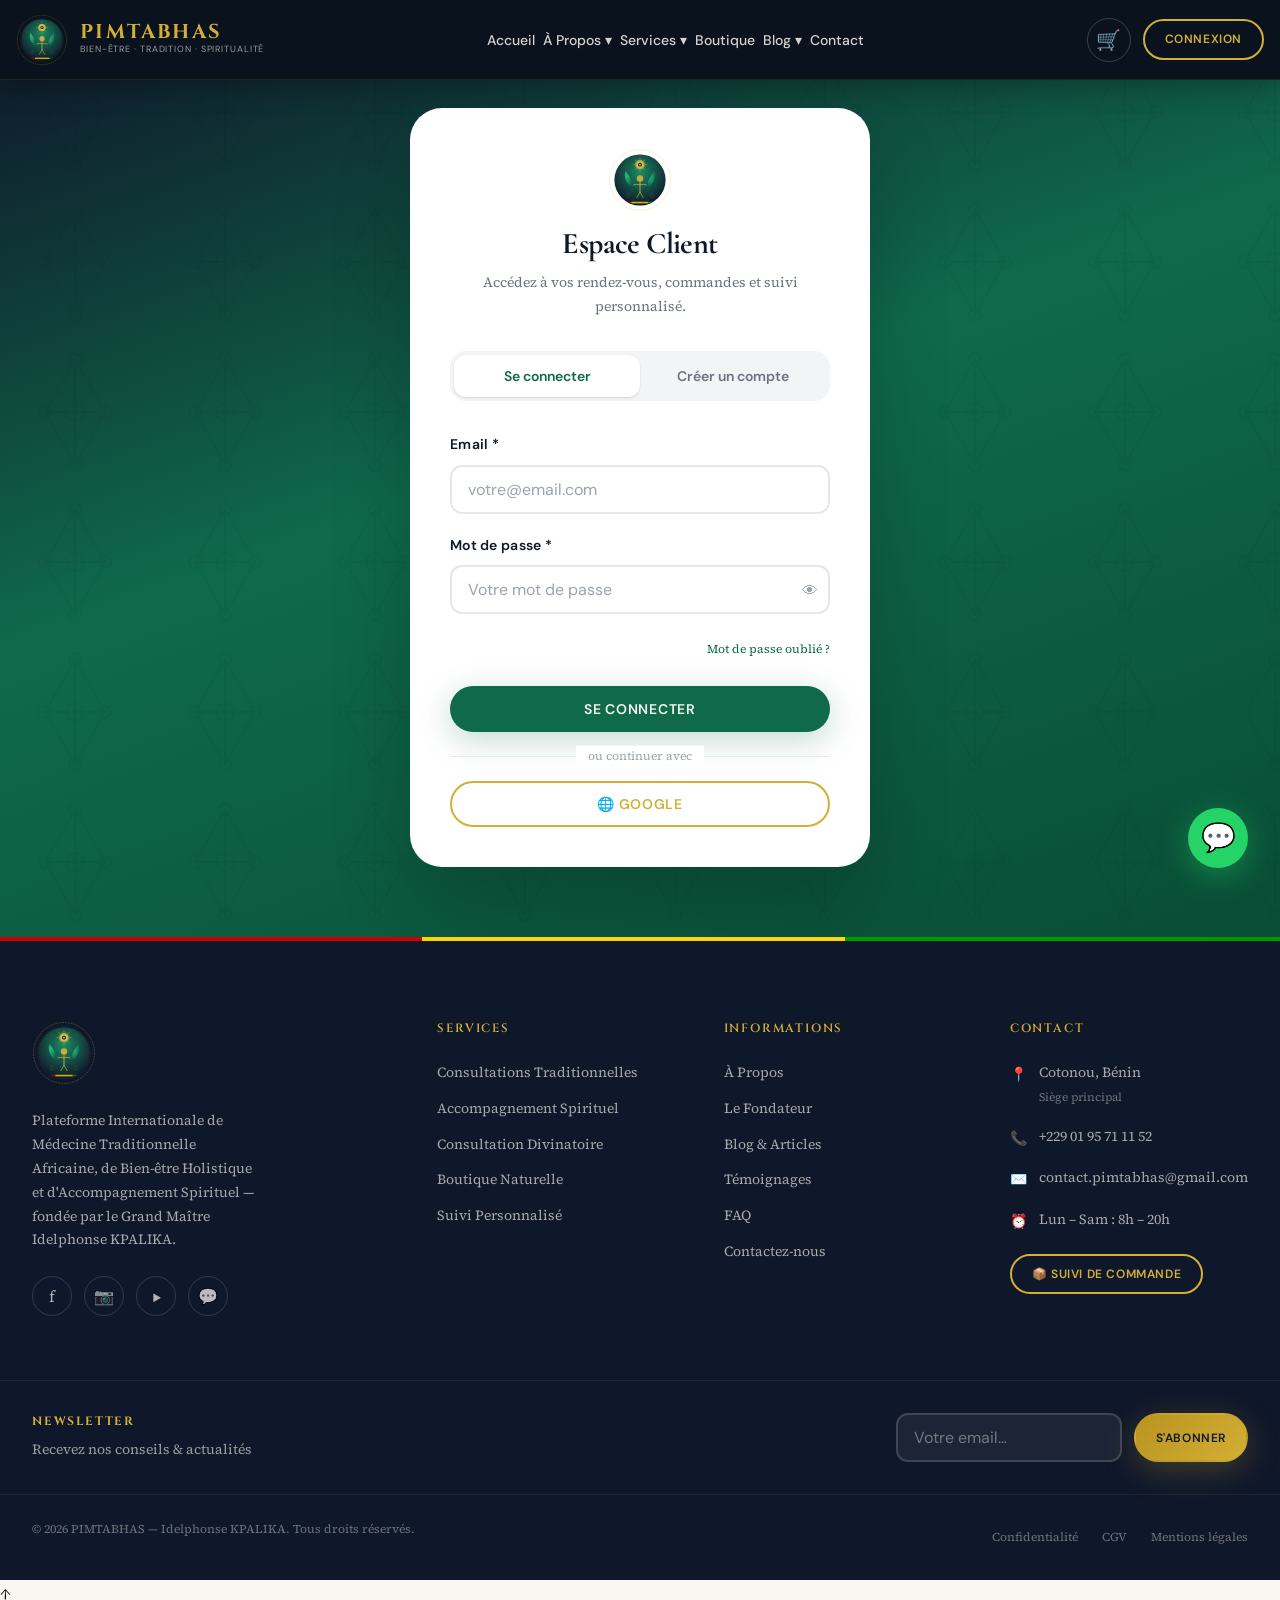
<file: admin/patients.html>
<!DOCTYPE html>
<html lang="fr">
<head>
  <meta charset="UTF-8"/><meta name="viewport" content="width=device-width, initial-scale=1.0"/>
  <meta name="robots" content="noindex, nofollow"/>
  <link rel="icon" type="image/svg+xml" href="../assets/images/favicon.svg"/>
  <title>Patients — Admin PIMTABHAS</title>
  <link rel="stylesheet" href="../assets/css/variables.css"/>
  <link rel="stylesheet" href="../assets/css/reset.css"/>
  <link rel="stylesheet" href="../assets/css/typography.css"/>
  <link rel="stylesheet" href="../assets/css/components.css"/>
  <link rel="stylesheet" href="../assets/css/layout.css"/>
  <link rel="stylesheet" href="../assets/css/animations.css"/>
  <link rel="stylesheet" href="../assets/css/pages.css"/>
  <style>
    body{background:var(--color-gray-50);}
    .patient-avatar{width:40px;height:40px;border-radius:50%;background:var(--color-emerald);display:flex;align-items:center;justify-content:center;color:white;font-family:var(--font-ui);font-weight:bold;font-size:var(--text-sm);flex-shrink:0;}
    .filter-bar{display:flex;gap:var(--space-3);flex-wrap:wrap;align-items:center;padding:var(--space-5) var(--space-6);background:var(--color-white);border-radius:var(--radius-xl);box-shadow:var(--shadow-sm);margin-bottom:var(--space-6);}
    .filter-inp{padding:var(--space-2) var(--space-4);border:1px solid var(--color-gray-200);border-radius:var(--radius-lg);font-family:var(--font-ui);font-size:var(--text-sm);background:var(--color-white);}
  </style>
  <link rel="stylesheet" href="../assets/css/responsive.css"/>
  <link rel="stylesheet" href="../assets/css/admin.css"/>
</head>
<body>
<div class="toast-container"></div>
<div class="admin-layout">
  <aside class="admin-sidebar">
    <div class="admin-sidebar__logo"><img src="../assets/images/logo.svg" alt="PIMTABHAS"/></div>
    <nav class="admin-nav">
      <div class="admin-nav__section">Principal</div>
      <a href="dashboard.html" class="admin-nav__item"><span class="admin-nav__icon">🏠</span>Tableau de bord</a>
      <a href="rendez-vous.html" class="admin-nav__item"><span class="admin-nav__icon">📅</span>Rendez-vous</a>
      <a href="patients.html" class="admin-nav__item active"><span class="admin-nav__icon">👥</span>Patients</a>
      <div class="admin-nav__section">Boutique</div>
      <a href="commandes.html" class="admin-nav__item"><span class="admin-nav__icon">📦</span>Commandes</a>
      <a href="produits.html" class="admin-nav__item"><span class="admin-nav__icon">🌿</span>Produits</a>
      <div class="admin-nav__section">Contenu</div>
      <a href="blog.html" class="admin-nav__item"><span class="admin-nav__icon">✍️</span>Blog</a>
      <a href="messages.html" class="admin-nav__item"><span class="admin-nav__icon">💬</span>Messages</a>
      <div class="admin-nav__section">Paramètres</div>
      <a href="../index.html" class="admin-nav__item" target="_blank"><span class="admin-nav__icon">🌐</span>Voir le site</a>
      <a href="../pages/espace-client.html" class="admin-nav__item" onclick="auth.logout();return false"><span class="admin-nav__icon">🚪</span>Déconnexion</a>
    </nav>
  </aside>
  <div class="admin-main">
    <div class="admin-topbar">
      <h1 style="font-family:var(--font-display);font-size:var(--text-xl);color:var(--color-night)">👥 Gestion des Patients</h1>
      <div style="display:flex;gap:var(--space-3)">
        <button onclick="exportPatients()" class="btn btn--outline-gold btn--sm">📤 Exporter</button>
        <button onclick="openNewPatientModal()" class="btn btn--primary btn--sm">+ Nouveau patient</button>
      </div>
    </div>
    <div class="admin-content">
      <div class="grid grid--4" style="gap:var(--space-4);margin-bottom:var(--space-8)">
        <div class="admin-stat-card"><div class="admin-stat-icon admin-stat-icon--emerald">👥</div><div><div class="admin-stat-num" data-count="1247">0</div><div class="admin-stat-label">Total patients</div></div></div>
        <div class="admin-stat-card"><div class="admin-stat-icon admin-stat-icon--gold">🆕</div><div><div class="admin-stat-num">+47</div><div class="admin-stat-label">Nouveaux ce mois</div></div></div>
        <div class="admin-stat-card"><div class="admin-stat-icon admin-stat-icon--bronze">🌍</div><div><div class="admin-stat-num">23</div><div class="admin-stat-label">Pays représentés</div></div></div>
        <div class="admin-stat-card"><div class="admin-stat-icon admin-stat-icon--blue">🔄</div><div><div class="admin-stat-num">68%</div><div class="admin-stat-label">Patients récurrents</div></div></div>
      </div>
      <div class="filter-bar">
        <input class="filter-inp" type="text" id="patient-search" placeholder="🔍 Nom, email ou téléphone…" oninput="filterPatients()" style="flex:1;min-width:200px"/>
        <select class="filter-inp" id="patient-country" onchange="filterPatients()">
          <option value="">Tous les pays</option>
          <option>Bénin</option><option>Togo</option><option>Burkina Faso</option><option>Mali</option><option>Sénégal</option><option>France</option><option>Canada</option>
        </select>
        <select class="filter-inp" id="patient-type" onchange="filterPatients()">
          <option value="">Tous les profils</option>
          <option value="active">Actifs</option><option value="new">Nouveaux</option><option value="vip">VIP</option>
        </select>
        <select class="filter-inp" id="patient-sort" onchange="filterPatients()">
          <option>Plus récents</option><option>Alphabétique</option><option>Plus de RDV</option>
        </select>
      </div>
      <div class="admin-table">
        <div style="overflow-x:auto">
          <table style="min-width:850px" id="patients-table">
            <thead><tr>
              <th style="width:40px"><input type="checkbox" onclick="selectAll(this)" style="cursor:pointer"/></th>
              <th>Patient</th><th>Contact</th><th>Pays</th><th>RDV</th><th>Dernière visite</th><th>Statut</th><th>Actions</th>
            </tr></thead>
            <tbody id="patients-tbody">
              <tr><td><input type="checkbox" style="cursor:pointer"/></td>
                <td><div style="display:flex;align-items:center;gap:var(--space-3)"><div class="patient-avatar">A</div><div><div style="font-family:var(--font-ui);font-weight:600;font-size:var(--text-sm)">Aminata DIALLO</div><div style="font-size:var(--text-xs);color:var(--color-gray-400)">ID: PAT-0001</div></div></div></td>
                <td><div style="font-size:var(--text-xs)">✉ aminata@email.com<br/>📞 +221 77 000 0000</div></td>
                <td>🇸🇳 Sénégal</td>
                <td style="text-align:center"><span style="font-weight:bold;color:var(--color-emerald)">8</span></td>
                <td style="font-size:var(--text-xs);color:var(--color-gray-500)">20 jan. 2025</td>
                <td><span style="background:var(--color-success-bg);color:var(--color-success);font-size:10px;padding:2px 8px;border-radius:var(--radius-full);font-weight:bold">Actif</span></td>
                <td style="white-space:nowrap"><button onclick="viewPatientDetail('PAT-0001')" class="btn btn--outline-gold btn--sm">Fiche</button> <button class="btn btn--ghost btn--sm">✉</button></td>
              </tr>
              <tr><td><input type="checkbox" style="cursor:pointer"/></td>
                <td><div style="display:flex;align-items:center;gap:var(--space-3)"><div class="patient-avatar" style="background:var(--color-bronze)">K</div><div><div style="font-family:var(--font-ui);font-weight:600;font-size:var(--text-sm)">Kofi MENSAH</div><div style="font-size:var(--text-xs);color:var(--color-gray-400)">ID: PAT-0002</div></div></div></td>
                <td><div style="font-size:var(--text-xs)">✉ kofi@email.com<br/>📞 +228 90 000 000</div></td>
                <td>🇹🇬 Togo</td>
                <td style="text-align:center"><span style="font-weight:bold;color:var(--color-emerald)">5</span></td>
                <td style="font-size:var(--text-xs);color:var(--color-gray-500)">15 jan. 2025</td>
                <td><span style="background:var(--color-success-bg);color:var(--color-success);font-size:10px;padding:2px 8px;border-radius:var(--radius-full);font-weight:bold">Actif</span></td>
                <td style="white-space:nowrap"><button onclick="viewPatientDetail('PAT-0002')" class="btn btn--outline-gold btn--sm">Fiche</button> <button class="btn btn--ghost btn--sm">✉</button></td>
              </tr>
              <tr><td><input type="checkbox" style="cursor:pointer"/></td>
                <td><div style="display:flex;align-items:center;gap:var(--space-3)"><div class="patient-avatar" style="background:var(--color-gold-dark)">F</div><div><div style="font-family:var(--font-ui);font-weight:600;font-size:var(--text-sm)">Fatoumata BARRY <span style="background:var(--color-gold-pale);color:var(--color-gold-dark);font-size:9px;padding:1px 6px;border-radius:var(--radius-full);font-weight:bold;margin-left:4px">VIP</span></div><div style="font-size:var(--text-xs);color:var(--color-gray-400)">ID: PAT-0003</div></div></div></td>
                <td><div style="font-size:var(--text-xs)">✉ fatoumata@email.com<br/>📞 +33 6 00 000 000</div></td>
                <td>🇫🇷 France</td>
                <td style="text-align:center"><span style="font-weight:bold;color:var(--color-emerald)">23</span></td>
                <td style="font-size:var(--text-xs);color:var(--color-gray-500)">20 jan. 2025</td>
                <td><span style="background:var(--color-gold-pale);color:var(--color-gold-dark);font-size:10px;padding:2px 8px;border-radius:var(--radius-full);font-weight:bold">VIP</span></td>
                <td style="white-space:nowrap"><button onclick="viewPatientDetail('PAT-0003')" class="btn btn--outline-gold btn--sm">Fiche</button> <button class="btn btn--ghost btn--sm">✉</button></td>
              </tr>
            </tbody>
          </table>
        </div>
        <div style="display:flex;justify-content:space-between;align-items:center;padding:var(--space-4) var(--space-6);border-top:1px solid var(--color-gray-100)">
          <span style="font-size:var(--text-xs);color:var(--color-gray-400)">Affichage 1–20 sur 1247 patients</span>
          <div class="pagination" style="padding:0"><a class="page-btn active" href="#">1</a><a class="page-btn" href="#">2</a><a class="page-btn" href="#">3</a><span class="page-btn">…</span><a class="page-btn" href="#">63</a></div>
        </div>
      </div>
    </div>
  </div>
</div>

<!-- Modal fiche patient -->
<div class="modal-backdrop" id="modal-patient">
  <div class="modal" style="max-width:700px">
    <div class="modal__header"><h3 class="modal__title" id="modal-patient-title">Fiche Patient</h3><button class="modal__close" onclick="modal.close('modal-patient')">✕</button></div>
    <div class="modal__body" id="modal-patient-body">
      <div class="grid grid--2" style="gap:var(--space-6)">
        <div>
          <div class="section-label section-label--dark" style="margin-bottom:var(--space-4)">Informations personnelles</div>
          <div style="display:flex;flex-direction:column;gap:var(--space-3)">
            <div style="display:flex;justify-content:space-between"><span style="font-size:var(--text-xs);color:var(--color-gray-400)">Nom complet</span><span style="font-size:var(--text-sm);font-weight:600">Fatoumata BARRY</span></div>
            <div style="display:flex;justify-content:space-between"><span style="font-size:var(--text-xs);color:var(--color-gray-400)">Email</span><span style="font-size:var(--text-sm)">fatoumata@email.com</span></div>
            <div style="display:flex;justify-content:space-between"><span style="font-size:var(--text-xs);color:var(--color-gray-400)">Téléphone</span><span style="font-size:var(--text-sm)">+33 6 00 000 000</span></div>
            <div style="display:flex;justify-content:space-between"><span style="font-size:var(--text-xs);color:var(--color-gray-400)">Pays</span><span style="font-size:var(--text-sm)">🇫🇷 France (Paris)</span></div>
            <div style="display:flex;justify-content:space-between"><span style="font-size:var(--text-xs);color:var(--color-gray-400)">Patient depuis</span><span style="font-size:var(--text-sm)">Mars 2022</span></div>
          </div>
        </div>
        <div>
          <div class="section-label section-label--dark" style="margin-bottom:var(--space-4)">Statistiques</div>
          <div style="display:flex;flex-direction:column;gap:var(--space-3)">
            <div style="display:flex;justify-content:space-between"><span style="font-size:var(--text-xs);color:var(--color-gray-400)">Rendez-vous total</span><span style="font-size:var(--text-sm);font-weight:bold;color:var(--color-emerald)">23</span></div>
            <div style="display:flex;justify-content:space-between"><span style="font-size:var(--text-xs);color:var(--color-gray-400)">Commandes</span><span style="font-size:var(--text-sm);font-weight:bold;color:var(--color-emerald)">8</span></div>
            <div style="display:flex;justify-content:space-between"><span style="font-size:var(--text-xs);color:var(--color-gray-400)">Dépenses totales</span><span style="font-size:var(--text-sm);font-weight:bold;color:var(--color-gold)">784 500 FCFA</span></div>
            <div style="display:flex;justify-content:space-between"><span style="font-size:var(--text-xs);color:var(--color-gray-400)">Statut</span><span style="background:var(--color-gold-pale);color:var(--color-gold-dark);font-size:10px;padding:2px 8px;border-radius:var(--radius-full);font-weight:bold">VIP</span></div>
          </div>
        </div>
      </div>
      <div style="margin-top:var(--space-6)">
        <div class="section-label section-label--dark" style="margin-bottom:var(--space-4)">Notes du praticien</div>
        <textarea class="form-control" rows="4" placeholder="Ajouter une note confidentielle sur ce patient…">Patiente suivie depuis 2022, très régulière et assidûe. Programme de suivi mensuel en cours. Excellente réceptivité aux recommandations.</textarea>
        <button onclick="showToast('Note sauvegardée','success')" class="btn btn--secondary btn--sm" style="margin-top:var(--space-3)">Sauvegarder la note</button>
      </div>
    </div>
    <div class="modal__footer">
      <button onclick="modal.close('modal-patient')" class="btn btn--outline-gold">Fermer</button>
      <a href="rendez-vous.html?new=1&patient=FAT-003" class="btn btn--primary">+ Nouveau RDV</a>
    </div>
  </div>
</div>

<script src="../assets/js/main.js"></script>
<script src="../assets/js/admin.js"></script>
<script>
requireAdmin();
function filterPatients(){ /* filter logic */ }
function selectAll(cb){ document.querySelectorAll('tbody input[type=checkbox]').forEach(c=>c.checked=cb.checked); }
function viewPatientDetail(id){ modal.open('modal-patient'); }
function openNewPatientModal(){ showToast('Formulaire nouveau patient — bientôt disponible','info'); }
function exportPatients(){ showToast('Export CSV des patients lancé','success'); }
</script>
</body>
</html>
</file>
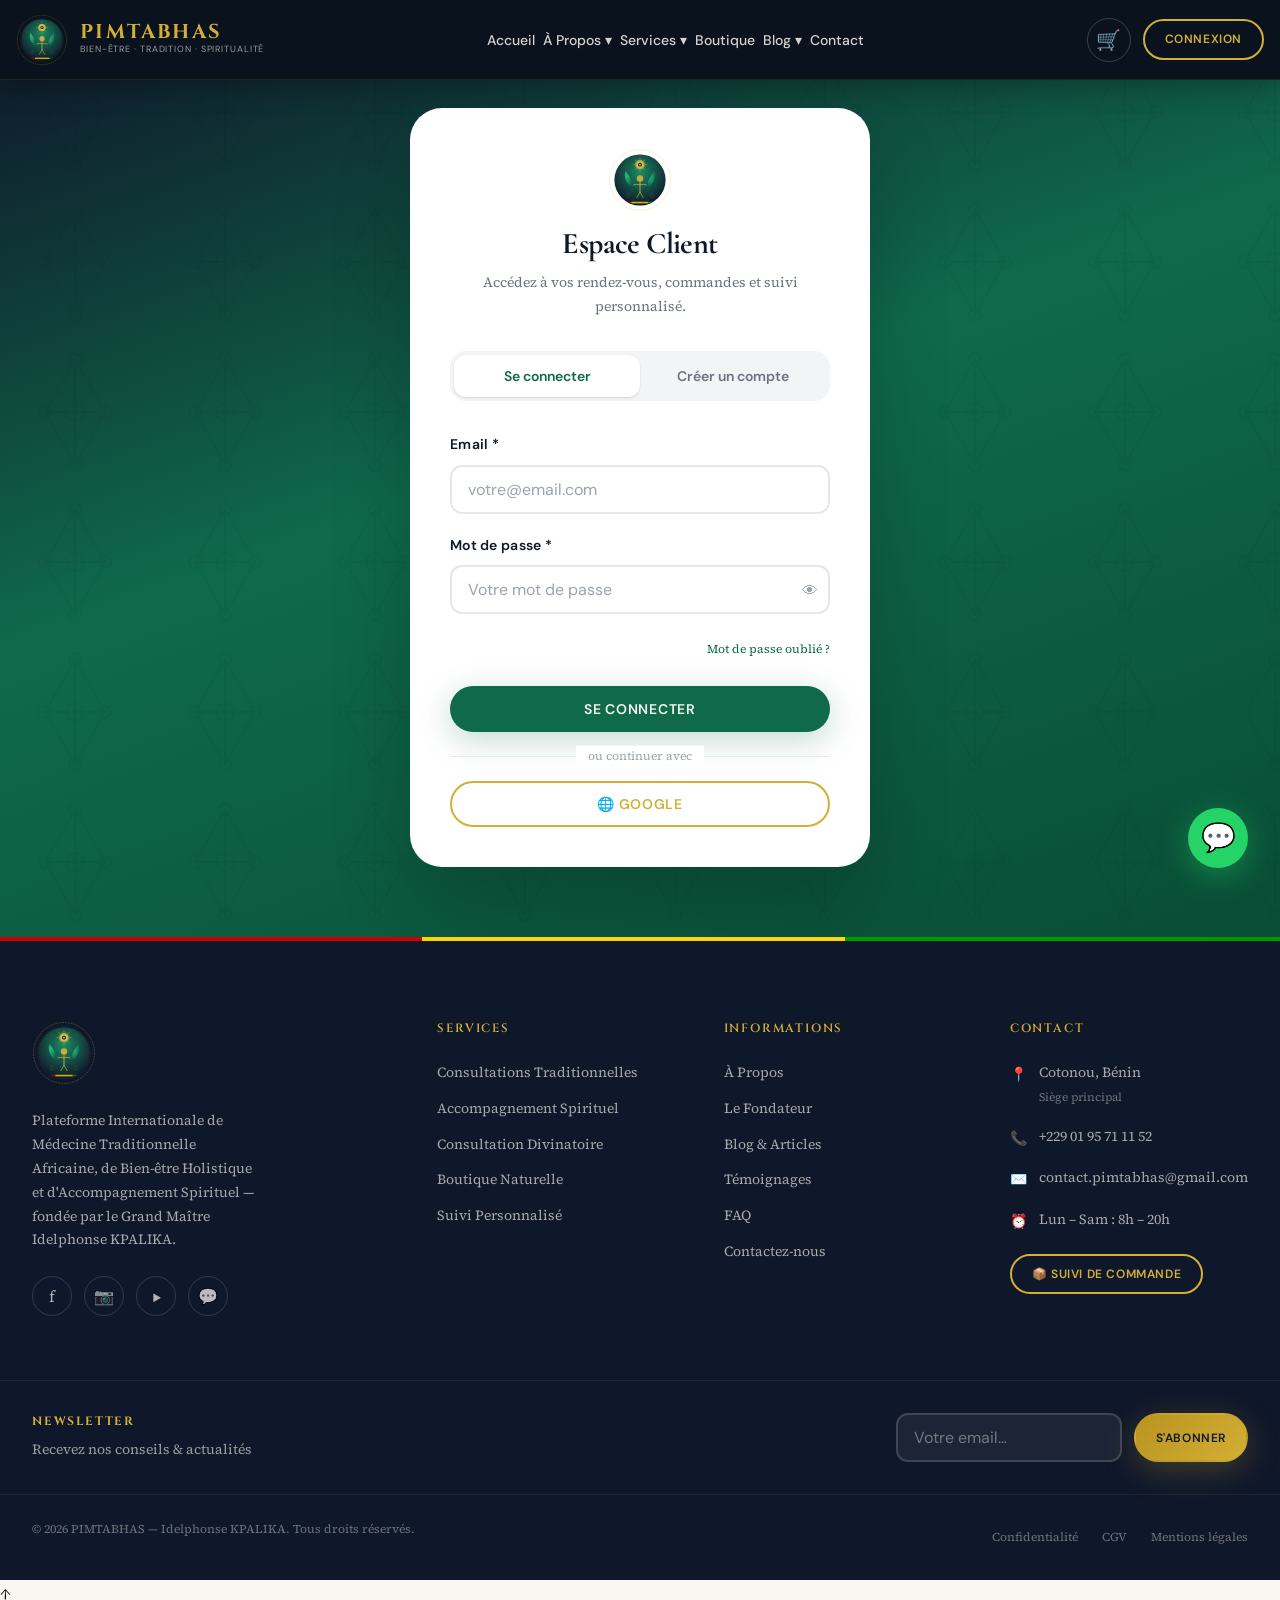
<file: admin/produits.html>
<!DOCTYPE html>
<html lang="fr">
<head>
  <meta charset="UTF-8"/><meta name="viewport" content="width=device-width, initial-scale=1.0"/>
  <meta name="robots" content="noindex, nofollow"/>
  <link rel="icon" type="image/svg+xml" href="../assets/images/favicon.svg"/>
  <title>Produits — Admin PIMTABHAS</title>
  <link rel="stylesheet" href="../assets/css/variables.css"/>
  <link rel="stylesheet" href="../assets/css/reset.css"/>
  <link rel="stylesheet" href="../assets/css/typography.css"/>
  <link rel="stylesheet" href="../assets/css/components.css"/>
  <link rel="stylesheet" href="../assets/css/layout.css"/>
  <link rel="stylesheet" href="../assets/css/animations.css"/>
  <link rel="stylesheet" href="../assets/css/pages.css"/>
  <link rel="stylesheet" href="../assets/css/admin.css"/>
  <link rel="stylesheet" href="../assets/css/responsive.css"/>
  <style>
    body{background:var(--color-gray-50);}
    .product-admin-card{background:var(--color-white);border-radius:var(--radius-xl);overflow:hidden;box-shadow:var(--shadow-sm);border:1px solid var(--color-gray-100);transition:all var(--transition-base);}
    .product-admin-card:hover{box-shadow:var(--shadow-md);transform:translateY(-2px);}
    .prod-img{height:140px;display:flex;align-items:center;justify-content:center;font-size:3.5rem;position:relative;overflow:hidden;background:var(--color-gray-50);}
    .prod-img img{width:100%;height:100%;object-fit:cover;}
    .prod-img .prod-emoji{font-size:3.5rem;}
    .prod-body{padding:var(--space-4);}
    .prod-name{font-family:var(--font-ui);font-weight:600;font-size:var(--text-sm);color:var(--color-night);margin-bottom:var(--space-1);}
    .prod-price{font-family:var(--font-display);color:var(--color-emerald);font-size:var(--text-lg);font-weight:bold;}
    .prod-stock{font-size:var(--text-xs);color:var(--color-gray-400);margin-top:2px;}
    .prod-actions{display:flex;gap:var(--space-2);padding:var(--space-3) var(--space-4);border-top:1px solid var(--color-gray-50);}

    /* Zone upload image */
    .upload-zone{border:2px dashed var(--color-gray-200);border-radius:var(--radius-xl);padding:var(--space-8);text-align:center;cursor:pointer;transition:all var(--transition-base);background:var(--color-gray-50);position:relative;}
    .upload-zone:hover,.upload-zone.drag-over{border-color:var(--color-emerald);background:var(--color-emerald-pale);}
    .upload-zone input[type=file]{position:absolute;inset:0;opacity:0;cursor:pointer;width:100%;height:100%;}
    .upload-previews{display:grid;grid-template-columns:repeat(4,1fr);gap:var(--space-3);margin-top:var(--space-4);}
    .upload-preview{position:relative;aspect-ratio:1;border-radius:var(--radius-lg);overflow:hidden;background:var(--color-gray-100);}
    .upload-preview img{width:100%;height:100%;object-fit:cover;}
    .upload-preview-remove{position:absolute;top:4px;right:4px;width:22px;height:22px;border-radius:50%;background:var(--color-error);color:white;border:none;cursor:pointer;font-size:.75rem;display:flex;align-items:center;justify-content:center;font-weight:bold;}
    .upload-progress{margin-top:var(--space-3);height:4px;background:var(--color-gray-100);border-radius:var(--radius-full);overflow:hidden;display:none;}
    .upload-progress-bar{height:100%;background:var(--color-emerald);border-radius:var(--radius-full);width:0%;transition:width .3s ease;}

    /* Stock indicator */
    .stock-indicator{display:inline-flex;align-items:center;gap:4px;font-size:10px;padding:2px 8px;border-radius:var(--radius-full);font-family:var(--font-ui);font-weight:bold;}
    .stock-ok{background:var(--color-success-bg);color:var(--color-success);}
    .stock-low{background:var(--color-warning-bg);color:var(--color-warning);}
    .stock-out{background:var(--color-error-bg);color:var(--color-error);}

    /* Grille produits */
    #products-admin-grid{display:grid;grid-template-columns:repeat(auto-fill,minmax(220px,1fr));gap:var(--space-4);}

    @media(max-width:768px){
      #products-admin-grid{grid-template-columns:repeat(2,1fr);gap:var(--space-3);}
      .upload-previews{grid-template-columns:repeat(3,1fr);}
    }
    @media(max-width:480px){
      #products-admin-grid{grid-template-columns:1fr;}
    }
  </style>
</head>
<body>
<div class="toast-container"></div>
<div class="admin-layout">
  <aside class="admin-sidebar" id="admin-sidebar">
    <div class="admin-sidebar__logo"><img src="../assets/images/logo.svg" alt="PIMTABHAS"/></div>
    <nav class="admin-nav">
      <div class="admin-nav__section">Principal</div>
      <a href="dashboard.html" class="admin-nav__item"><span class="admin-nav__icon">🏠</span>Tableau de bord</a>
      <a href="rendez-vous.html" class="admin-nav__item"><span class="admin-nav__icon">📅</span>Rendez-vous</a>
      <a href="patients.html" class="admin-nav__item"><span class="admin-nav__icon">👥</span>Patients</a>
      <div class="admin-nav__section">Boutique</div>
      <a href="commandes.html" class="admin-nav__item"><span class="admin-nav__icon">📦</span>Commandes</a>
      <a href="produits.html" class="admin-nav__item active"><span class="admin-nav__icon">🌿</span>Produits</a>
      <div class="admin-nav__section">Contenu</div>
      <a href="blog.html" class="admin-nav__item"><span class="admin-nav__icon">✍️</span>Blog</a>
      <a href="messages.html" class="admin-nav__item"><span class="admin-nav__icon">💬</span>Messages</a>
      <div class="admin-nav__section">Paramètres</div>
      <a href="../index.html" class="admin-nav__item" target="_blank"><span class="admin-nav__icon">🌐</span>Voir le site</a>
      <a href="../pages/espace-client.html" class="admin-nav__item" onclick="auth.logout();return false"><span class="admin-nav__icon">🚪</span>Déconnexion</a>
    </nav>
  </aside>

  <div class="admin-main">
    <div class="admin-topbar">
      <div style="display:flex;align-items:center;gap:var(--space-3)">
        <button id="admin-burger" onclick="toggleAdminSidebar()" style="background:none;border:none;cursor:pointer;font-size:1.5rem">☰</button>
        <h1 style="font-family:var(--font-display);font-size:var(--text-xl);color:var(--color-night)">🌿 Produits</h1>
      </div>
      <button onclick="openNewProductModal()" class="btn btn--primary btn--sm">+ Ajouter un produit</button>
    </div>

    <div class="admin-content">
      <!-- Stats -->
      <div class="grid grid--4" style="gap:var(--space-4);margin-bottom:var(--space-8)" id="stats-row">
        <div class="admin-stat-card"><div class="admin-stat-icon admin-stat-icon--emerald">🌿</div><div><div class="admin-stat-num" id="stat-active">—</div><div class="admin-stat-label">Produits actifs</div></div></div>
        <div class="admin-stat-card"><div class="admin-stat-icon admin-stat-icon--gold">⚠️</div><div><div class="admin-stat-num" id="stat-low">—</div><div class="admin-stat-label">Stock faible (≤5)</div></div></div>
        <div class="admin-stat-card"><div class="admin-stat-icon admin-stat-icon--bronze">🚫</div><div><div class="admin-stat-num" id="stat-out">—</div><div class="admin-stat-label">Rupture de stock</div></div></div>
        <div class="admin-stat-card"><div class="admin-stat-icon admin-stat-icon--blue">📦</div><div><div class="admin-stat-num" id="stat-cats">6</div><div class="admin-stat-label">Catégories</div></div></div>
      </div>

      <!-- Barre filtres + recherche -->
      <div style="display:flex;gap:var(--space-3);align-items:center;margin-bottom:var(--space-6);flex-wrap:wrap">
        <input type="text" id="prod-search" placeholder="🔍 Rechercher…" oninput="filterProducts()"
          style="flex:1;min-width:180px;padding:var(--space-2) var(--space-4);border:1px solid var(--color-gray-200);border-radius:var(--radius-lg);font-family:var(--font-ui);font-size:var(--text-sm);background:white"/>
        <select id="prod-cat-filter" onchange="filterProducts()"
          style="padding:var(--space-2) var(--space-4);border:1px solid var(--color-gray-200);border-radius:var(--radius-lg);font-family:var(--font-ui);font-size:var(--text-sm);background:white">
          <option value="">Toutes les catégories</option>
          <option value="tisanes">Tisanes</option><option value="huiles">Huiles</option>
          <option value="poudres">Poudres</option><option value="coffrets">Coffrets</option>
          <option value="encens">Encens</option><option value="autre">Autre</option>
        </select>
        <select id="prod-status-filter" onchange="filterProducts()"
          style="padding:var(--space-2) var(--space-4);border:1px solid var(--color-gray-200);border-radius:var(--radius-lg);font-family:var(--font-ui);font-size:var(--text-sm);background:white">
          <option value="">Tous les statuts</option>
          <option value="instock">En stock</option>
          <option value="low">Stock faible</option>
          <option value="out">Rupture</option>
          <option value="featured">Mis en avant</option>
        </select>
        <button onclick="loadProducts()" class="btn btn--outline-gold btn--sm" title="Actualiser">🔄</button>
      </div>

      <!-- Grille produits -->
      <div id="products-admin-grid">
        <!-- Rempli dynamiquement -->
        <div style="grid-column:1/-1;text-align:center;padding:var(--space-16);color:var(--color-gray-400)">
          <div style="font-size:3rem;margin-bottom:var(--space-4)">⏳</div>
          <p style="font-family:var(--font-ui)">Chargement des produits…</p>
        </div>
      </div>

      <div id="load-more-wrap" style="text-align:center;margin-top:var(--space-8);display:none">
        <button onclick="loadMore()" class="btn btn--outline-gold">Charger plus de produits</button>
      </div>
    </div>
  </div>
</div>

<!-- ═══════════════════════════════════════════════════
     MODAL AJOUTER / MODIFIER PRODUIT
═══════════════════════════════════════════════════ -->
<div class="modal-backdrop" id="modal-product">
  <div class="modal" style="max-width:720px">
    <div class="modal__header">
      <h3 class="modal__title" id="product-modal-title">Ajouter un produit</h3>
      <button class="modal__close" onclick="modal.close('modal-product')">✕</button>
    </div>
    <div class="modal__body" style="max-height:75vh;overflow-y:auto">
      <form id="product-form" enctype="multipart/form-data" novalidate>
        <input type="hidden" id="p-id"/>

        <!-- Images -->
        <div class="form-group">
          <label class="form-label">Images du produit (max 5, 5 Mo chacune)</label>
          <div class="upload-zone" id="upload-zone">
            <input type="file" id="p-images" name="images" accept="image/*" multiple onchange="previewImages(this)"/>
            <div id="upload-placeholder">
              <div style="font-size:2.5rem;margin-bottom:var(--space-3)">📷</div>
              <p style="font-family:var(--font-ui);font-size:var(--text-sm);color:var(--color-gray-500);margin:0">
                Glissez vos images ici ou <strong style="color:var(--color-emerald)">cliquez pour parcourir</strong>
              </p>
              <p style="font-family:var(--font-ui);font-size:var(--text-xs);color:var(--color-gray-400);margin-top:var(--space-2)">
                JPG, PNG, WEBP — 5 Mo max par image
              </p>
            </div>
            <div class="upload-progress" id="upload-progress">
              <div class="upload-progress-bar" id="upload-bar"></div>
            </div>
          </div>
          <div class="upload-previews" id="upload-previews"></div>
          <!-- Images Cloudinary existantes -->
          <div id="existing-images" style="margin-top:var(--space-3);display:none">
            <p style="font-family:var(--font-ui);font-size:var(--text-xs);color:var(--color-gray-500);margin-bottom:var(--space-2)">Images actuelles (cliquez × pour supprimer) :</p>
            <div class="upload-previews" id="existing-images-list"></div>
          </div>
        </div>

        <!-- Emoji (si pas d'image) -->
        <div class="form-group">
          <label class="form-label" for="p-emoji">Emoji (affiché si pas d'image)</label>
          <input class="form-control" type="text" id="p-emoji" name="emoji" placeholder="🌿" maxlength="4" style="width:80px;font-size:1.5rem;text-align:center"/>
        </div>

        <!-- Nom + Catégorie -->
        <div class="grid grid--2" style="gap:var(--space-4)">
          <div class="form-group">
            <label class="form-label" for="p-name">Nom du produit *</label>
            <input class="form-control" type="text" id="p-name" name="name" required placeholder="Nom du produit"/>
          </div>
          <div class="form-group">
            <label class="form-label" for="p-cat">Catégorie *</label>
            <select class="form-control form-select" id="p-cat" name="category" required>
              <option value="" disabled selected>Catégorie…</option>
              <option value="tisanes">Tisanes & Infusions</option>
              <option value="huiles">Huiles & Essences</option>
              <option value="poudres">Poudres & Préparations</option>
              <option value="coffrets">Coffrets & Kits</option>
              <option value="encens">Encens & Rituels</option>
              <option value="autre">Autre</option>
            </select>
          </div>
        </div>

        <!-- Prix + Stock -->
        <div class="grid grid--3" style="gap:var(--space-4)">
          <div class="form-group">
            <label class="form-label" for="p-price">Prix (FCFA) *</label>
            <input class="form-control" type="number" id="p-price" name="price" required min="0" placeholder="12500"/>
          </div>
          <div class="form-group">
            <label class="form-label" for="p-old-price">Ancien prix (optionnel)</label>
            <input class="form-control" type="number" id="p-old-price" name="oldPrice" min="0" placeholder="Barré"/>
          </div>
          <div class="form-group">
            <label class="form-label" for="p-stock">Stock *</label>
            <input class="form-control" type="number" id="p-stock" name="stock" required min="0" placeholder="100"/>
          </div>
        </div>

        <!-- Poids + Badge -->
        <div class="grid grid--2" style="gap:var(--space-4)">
          <div class="form-group">
            <label class="form-label" for="p-weight">Poids (grammes)</label>
            <input class="form-control" type="number" id="p-weight" name="weight" min="0" placeholder="50"/>
          </div>
          <div class="form-group">
            <label class="form-label" for="p-badge">Badge promo</label>
            <select class="form-control form-select" id="p-badge" name="badge">
              <option value="">Aucun</option>
              <option value="Bestseller">Bestseller</option>
              <option value="Nouveau">Nouveau</option>
              <option value="Premium">Premium</option>
              <option value="Bio">Bio</option>
              <option value="Promo">Promo</option>
            </select>
          </div>
        </div>

        <!-- Description courte -->
        <div class="form-group">
          <label class="form-label" for="p-desc">Description courte * <small style="color:var(--color-gray-400)">(affichée en boutique)</small></label>
          <textarea class="form-control" id="p-desc" name="description" rows="2" required placeholder="Description concise et attractive…"></textarea>
        </div>

        <!-- Description complète -->
        <div class="form-group">
          <label class="form-label" for="p-full-desc">Description complète</label>
          <textarea class="form-control" id="p-full-desc" name="fullDescription" rows="4" placeholder="Détails, bienfaits, ingrédients, mode d'emploi…"></textarea>
        </div>

        <!-- Tags -->
        <div class="form-group">
          <label class="form-label" for="p-tags">Tags <small style="color:var(--color-gray-400)">(séparés par des virgules)</small></label>
          <input class="form-control" type="text" id="p-tags" name="tags" placeholder="équilibre, vitalité, plantes, bien-être"/>
        </div>

        <!-- Ingrédients -->
        <div class="form-group">
          <label class="form-label" for="p-ingredients">Ingrédients / Composition</label>
          <input class="form-control" type="text" id="p-ingredients" name="ingredients" placeholder="Moringa, Gingembre, Hibiscus…"/>
        </div>

        <!-- Mode d'emploi -->
        <div class="form-group">
          <label class="form-label" for="p-usage">Mode d'emploi</label>
          <textarea class="form-control" id="p-usage" name="usage" rows="2" placeholder="Infuser 1 cuillère dans 250ml d'eau chaude pendant 7 min…"></textarea>
        </div>

        <!-- Contre-indications -->
        <div class="form-group">
          <label class="form-label" for="p-contra">Contre-indications / Précautions</label>
          <textarea class="form-control" id="p-contra" name="contraindications" rows="2" placeholder="Femmes enceintes, personnes sous traitement médical…"></textarea>
        </div>

        <!-- Options -->
        <div style="display:flex;gap:var(--space-6);flex-wrap:wrap;margin-top:var(--space-2)">
          <label class="form-check">
            <input type="checkbox" id="p-active" name="isActive" checked/>
            <span style="font-size:var(--text-sm)">Produit actif (visible en boutique)</span>
          </label>
          <label class="form-check">
            <input type="checkbox" id="p-featured" name="isFeatured"/>
            <span style="font-size:var(--text-sm)">Mettre en avant sur l'accueil</span>
          </label>
        </div>
      </form>
    </div>
    <div class="modal__footer" style="justify-content:space-between">
      <button onclick="modal.close('modal-product')" class="btn btn--outline-gold">Annuler</button>
      <button onclick="saveProduct()" class="btn btn--primary" id="save-product-btn">
        Enregistrer le produit
      </button>
    </div>
  </div>
</div>

<!-- Modal confirmation suppression -->
<div class="modal-backdrop" id="modal-delete">
  <div class="modal" style="max-width:440px">
    <div class="modal__header">
      <h3 class="modal__title">Supprimer ce produit ?</h3>
      <button class="modal__close" onclick="modal.close('modal-delete')">✕</button>
    </div>
    <div class="modal__body">
      <div style="text-align:center">
        <div style="font-size:3rem;margin-bottom:var(--space-4)">🗑️</div>
        <p style="color:var(--color-gray-700)">
          Êtes-vous sûr de vouloir supprimer le produit <strong id="delete-product-name"></strong> ?
          <br/><br/>
          <span style="font-size:var(--text-sm);color:var(--color-error)">⚠️ Cette action est irréversible. Les images seront également supprimées de Cloudinary.</span>
        </p>
      </div>
    </div>
    <div class="modal__footer">
      <button onclick="modal.close('modal-delete')" class="btn btn--outline-gold">Annuler</button>
      <button onclick="confirmDelete()" class="btn btn--sm" style="background:var(--color-error);color:white" id="confirm-delete-btn">
        Supprimer définitivement
      </button>
    </div>
  </div>
</div>

<script src="../assets/js/main.js"></script>
<script src="../assets/js/admin.js"></script>
<script>
requireAdmin();

let allProducts   = [];
let currentPage   = 1;
const LIMIT       = 24;
let editingId     = null;
let deleteId      = null;
let pendingDelImages = [];

// ── CHARGEMENT PRODUITS ──────────────────────────────────────
async function loadProducts(reset = true) {
  if (reset) { currentPage = 1; allProducts = []; }
  const grid = document.getElementById('products-admin-grid');
  if (reset) grid.innerHTML = '<div style="grid-column:1/-1;text-align:center;padding:var(--space-10);color:var(--color-gray-400)"><div style="font-size:2rem">⏳</div><p style="font-family:var(--font-ui);margin-top:var(--space-3)">Chargement…</p></div>';

  try {
    const cat    = document.getElementById('prod-cat-filter').value;
    const status = document.getElementById('prod-status-filter').value;
    let url = `/products?page=${currentPage}&limit=${LIMIT}&sort=-createdAt`;
    if (cat) url += `&category=${cat}`;

    // Pour admin on veut TOUS les produits (actifs + inactifs)
    const data = await api.get(url.replace('/products', '/products').replace('isActive=true',''), true)
      .catch(() => api.get(url));

    const products = data.products || [];
    allProducts = reset ? products : [...allProducts, ...products];

    renderProducts(allProducts);
    updateStats(allProducts);

    document.getElementById('load-more-wrap').style.display =
      products.length >= LIMIT ? 'block' : 'none';

  } catch (err) {
    grid.innerHTML = `<div style="grid-column:1/-1;text-align:center;padding:var(--space-10)">
      <div style="font-size:2rem">❌</div>
      <p style="font-family:var(--font-ui);color:var(--color-error);margin-top:var(--space-3)">Erreur de chargement. <button onclick="loadProducts()" class="btn btn--ghost btn--sm" style="color:var(--color-emerald)">Réessayer</button></p>
    </div>`;
  }
}

function loadMore() { currentPage++; loadProducts(false); }

function updateStats(products) {
  const active = products.filter(p => p.isActive).length;
  const low    = products.filter(p => p.isActive && p.stock > 0 && p.stock <= 5).length;
  const out    = products.filter(p => p.isActive && p.stock === 0).length;
  document.getElementById('stat-active').textContent = active;
  document.getElementById('stat-low').textContent    = low;
  document.getElementById('stat-out').textContent    = out;
}

function renderProducts(products) {
  const grid = document.getElementById('products-admin-grid');
  if (!products.length) {
    grid.innerHTML = '<div style="grid-column:1/-1;text-align:center;padding:var(--space-16);color:var(--color-gray-400)"><div style="font-size:3rem">🔍</div><p style="font-family:var(--font-ui);margin-top:var(--space-4)">Aucun produit trouvé</p></div>';
    return;
  }

  grid.innerHTML = products.map(p => {
    const imgContent = p.images?.length
      ? `<img src="${p.images[0]}" alt="${p.name}" loading="lazy" style="width:100%;height:100%;object-fit:cover"/>`
      : `<span class="prod-emoji">${p.emoji || '🌿'}</span>`;

    const stockClass = p.stock === 0 ? 'stock-out' : p.stock <= 5 ? 'stock-low' : 'stock-ok';
    const stockLabel = p.stock === 0 ? '🚫 Rupture' : p.stock <= 5 ? `⚠ ${p.stock} restant` : `✓ ${p.stock} en stock`;
    const statusBg   = p.isActive ? '' : 'opacity:.5;filter:grayscale(1)';

    return `<div class="product-admin-card" style="${statusBg}" data-id="${p._id}" data-cat="${p.category}" data-stock="${p.stock}" data-active="${p.isActive}">
      <div class="prod-img">${imgContent}
        ${p.badge ? `<span style="position:absolute;top:6px;left:6px;background:var(--color-gold);color:var(--color-night);font-size:9px;padding:2px 8px;border-radius:var(--radius-full);font-weight:bold">${p.badge}</span>` : ''}
        ${!p.isActive ? '<span style="position:absolute;top:6px;right:6px;background:var(--color-error);color:white;font-size:9px;padding:2px 8px;border-radius:var(--radius-full);font-weight:bold">Inactif</span>' : ''}
        ${p.isFeatured ? '<span style="position:absolute;bottom:6px;left:6px;background:var(--color-night);color:var(--color-gold);font-size:9px;padding:2px 8px;border-radius:var(--radius-full)">⭐ Vedette</span>' : ''}
      </div>
      <div class="prod-body">
        <div class="prod-name" title="${p.name}">${p.name.length > 28 ? p.name.slice(0,28)+'…' : p.name}</div>
        <div class="prod-price">${p.price.toLocaleString('fr-FR')} FCFA</div>
        <div class="prod-stock">
          <span class="stock-indicator ${stockClass}">${stockLabel}</span>
          &nbsp;·&nbsp; ${p.soldCount || 0} vendus
        </div>
      </div>
      <div class="prod-actions">
        <button onclick="editProduct('${p._id}')" class="btn btn--outline-gold btn--sm" style="flex:1;justify-content:center">✏️ Éditer</button>
        <button onclick="toggleActive('${p._id}','${p.name}',${p.isActive})" class="btn btn--ghost btn--sm" title="${p.isActive?'Désactiver':'Activer'}">
          ${p.isActive ? '👁' : '🚫'}
        </button>
        <button onclick="openDeleteModal('${p._id}','${p.name.replace(/'/g,"\\'")}',${JSON.stringify(p.images||[]).replace(/"/g,"&quot;")})" class="btn btn--ghost btn--sm" style="color:var(--color-error)" title="Supprimer">🗑</button>
      </div>
    </div>`;
  }).join('');
}

// ── FILTRAGE LOCAL ───────────────────────────────────────────
function filterProducts() {
  const q      = document.getElementById('prod-search').value.toLowerCase();
  const cat    = document.getElementById('prod-cat-filter').value;
  const status = document.getElementById('prod-status-filter').value;

  const filtered = allProducts.filter(p => {
    const matchQ    = !q || p.name.toLowerCase().includes(q) || (p.description||'').toLowerCase().includes(q);
    const matchCat  = !cat || p.category === cat;
    let matchStatus = true;
    if (status === 'instock') matchStatus = p.stock > 5;
    if (status === 'low')     matchStatus = p.stock > 0 && p.stock <= 5;
    if (status === 'out')     matchStatus = p.stock === 0;
    if (status === 'featured')matchStatus = p.isFeatured;
    return matchQ && matchCat && matchStatus;
  });

  renderProducts(filtered);
}

// ── MODAL AJOUT / ÉDITION ────────────────────────────────────
function openNewProductModal() {
  editingId = null;
  document.getElementById('product-modal-title').textContent = 'Ajouter un produit';
  document.getElementById('product-form').reset();
  document.getElementById('p-id').value = '';
  document.getElementById('upload-previews').innerHTML = '';
  document.getElementById('existing-images').style.display = 'none';
  document.getElementById('save-product-btn').textContent = 'Enregistrer le produit';
  modal.open('modal-product');
}

async function editProduct(id) {
  editingId = id;
  document.getElementById('product-modal-title').textContent = 'Modifier le produit';
  document.getElementById('save-product-btn').textContent = 'Enregistrer les modifications';

  try {
    const data = await api.get('/products/' + id, true).catch(() => api.get('/products/' + id));
    const p = data.product;

    document.getElementById('p-id').value           = p._id;
    document.getElementById('p-name').value         = p.name;
    document.getElementById('p-emoji').value        = p.emoji || '🌿';
    document.getElementById('p-cat').value          = p.category;
    document.getElementById('p-price').value        = p.price;
    document.getElementById('p-old-price').value    = p.oldPrice || '';
    document.getElementById('p-stock').value        = p.stock;
    document.getElementById('p-weight').value       = p.weight || '';
    document.getElementById('p-badge').value        = p.badge || '';
    document.getElementById('p-desc').value         = p.description;
    document.getElementById('p-full-desc').value    = p.fullDescription || '';
    document.getElementById('p-tags').value         = (p.tags || []).join(', ');
    document.getElementById('p-ingredients').value  = (p.ingredients || []).join(', ');
    document.getElementById('p-usage').value        = p.usage || '';
    document.getElementById('p-contra').value       = p.contraindications || '';
    document.getElementById('p-active').checked    = p.isActive !== false;
    document.getElementById('p-featured').checked  = p.isFeatured || false;
    document.getElementById('upload-previews').innerHTML = '';

    // Afficher images existantes
    if (p.images?.length) {
      const container = document.getElementById('existing-images');
      container.style.display = 'block';
      document.getElementById('existing-images-list').innerHTML = p.images.map((url, i) => `
        <div class="upload-preview">
          <img src="${url}" alt="Image ${i+1}" loading="lazy"/>
          <button type="button" class="upload-preview-remove"
            onclick="markImageForDeletion('${url}','${(p.cloudinaryIds||[])[i]||''}',this.parentElement)">×</button>
        </div>`).join('');
    } else {
      document.getElementById('existing-images').style.display = 'none';
    }

    pendingDelImages = [];
    modal.open('modal-product');
  } catch (err) {
    showToast('Impossible de charger le produit : ' + (err.message||''), 'error');
  }
}

function markImageForDeletion(url, publicId, el) {
  pendingDelImages.push({ url, publicId });
  el.style.opacity = '.3';
  el.style.pointerEvents = 'none';
  showToast('Image marquée pour suppression (sauvegardez pour confirmer)', 'info');
}

// ── PRÉVISUALISATION IMAGES ──────────────────────────────────
function previewImages(input) {
  const container = document.getElementById('upload-previews');
  const files = Array.from(input.files);
  container.innerHTML = '';

  if (files.length > 5) {
    showToast('Maximum 5 images autorisées.', 'warning');
    input.value = '';
    return;
  }

  files.forEach((file, i) => {
    if (file.size > 5 * 1024 * 1024) {
      showToast(`"${file.name}" dépasse 5 Mo.`, 'error');
      return;
    }
    const reader = new FileReader();
    reader.onload = (e) => {
      const div = document.createElement('div');
      div.className = 'upload-preview';
      div.innerHTML = `<img src="${e.target.result}" alt="Aperçu ${i+1}"/>
        <button type="button" class="upload-preview-remove"
          onclick="removePreview(this,${i})">×</button>`;
      container.appendChild(div);
    };
    reader.readAsDataURL(file);
  });

  document.getElementById('upload-placeholder').style.display = files.length ? 'none' : 'block';
}

function removePreview(btn, index) {
  btn.parentElement.remove();
  document.getElementById('upload-placeholder').style.display = 'block';
}

// Drag & Drop
const zone = document.getElementById('upload-zone');
['dragenter','dragover'].forEach(e => zone.addEventListener(e, ev => { ev.preventDefault(); zone.classList.add('drag-over'); }));
['dragleave','drop'].forEach(e => zone.addEventListener(e, ev => { ev.preventDefault(); zone.classList.remove('drag-over'); }));
zone.addEventListener('drop', ev => {
  const dt = ev.dataTransfer;
  if (dt.files.length) {
    document.getElementById('p-images').files = dt.files;
    previewImages(document.getElementById('p-images'));
  }
});

// ── SAUVEGARDE ───────────────────────────────────────────────
async function saveProduct() {
  const btn = document.getElementById('save-product-btn');
  const name  = document.getElementById('p-name').value.trim();
  const price = document.getElementById('p-price').value;
  const stock = document.getElementById('p-stock').value;
  const cat   = document.getElementById('p-cat').value;
  const desc  = document.getElementById('p-desc').value.trim();

  if (!name || !price || !stock || !cat || !desc) {
    showToast('Veuillez remplir tous les champs obligatoires (*)', 'error');
    return;
  }

  btn.disabled = true;
  btn.innerHTML = '<span style="opacity:.7">Enregistrement…</span>';

  // Afficher barre de progression
  const prog = document.getElementById('upload-progress');
  const bar  = document.getElementById('upload-bar');
  prog.style.display = 'block';
  let pct = 0;
  const timer = setInterval(() => { pct = Math.min(pct + 5, 85); bar.style.width = pct + '%'; }, 100);

  try {
    const formData = new FormData();
    const fields = {
      name, price, stock, category: cat, description: desc,
      emoji:             document.getElementById('p-emoji').value || '🌿',
      oldPrice:          document.getElementById('p-old-price').value || '',
      weight:            document.getElementById('p-weight').value || '',
      badge:             document.getElementById('p-badge').value || '',
      fullDescription:   document.getElementById('p-full-desc').value,
      tags:              document.getElementById('p-tags').value,
      ingredients:       document.getElementById('p-ingredients').value,
      usage:             document.getElementById('p-usage').value,
      contraindications: document.getElementById('p-contra').value,
      isActive:          document.getElementById('p-active').checked,
      isFeatured:        document.getElementById('p-featured').checked,
    };
    Object.entries(fields).forEach(([k, v]) => formData.append(k, v));

    // Fichiers images
    const files = document.getElementById('p-images').files;
    Array.from(files).forEach(f => formData.append('images', f));

    // Marquer images à supprimer
    if (pendingDelImages.length) {
      formData.append('deleteImages', JSON.stringify(pendingDelImages));
    }

    const token  = localStorage.getItem('pimtabhas_token');
    const method = editingId ? 'PUT' : 'POST';
    const url    = editingId
      ? `${window.API_BASE||'/api'}/products/${editingId}`
      : `${window.API_BASE||'/api'}/products`;

    const res  = await fetch(url, {
      method,
      headers: token ? { Authorization: `Bearer ${token}` } : {},
      body: formData,
    });
    const data = await res.json();

    clearInterval(timer);
    bar.style.width = '100%';

    if (!res.ok) throw new Error(data.message || 'Erreur serveur');

    showToast(
      editingId
        ? `✅ "${name}" modifié avec succès !`
        : `✅ "${name}" ajouté à la boutique !`,
      'success'
    );
    modal.close('modal-product');
    await loadProducts();

  } catch (err) {
    clearInterval(timer);
    showToast('Erreur : ' + (err.message || 'Veuillez réessayer'), 'error');
  } finally {
    btn.disabled = false;
    btn.textContent = editingId ? 'Enregistrer les modifications' : 'Enregistrer le produit';
    document.getElementById('upload-progress').style.display = 'none';
    document.getElementById('upload-bar').style.width = '0%';
  }
}

// ── TOGGLE ACTIF/INACTIF ─────────────────────────────────────
async function toggleActive(id, name, currentlyActive) {
  try {
    await api.patch('/products/' + id, { isActive: !currentlyActive }, true);
    showToast(
      currentlyActive ? `"${name}" désactivé (caché de la boutique)` : `"${name}" activé (visible en boutique)`,
      'info'
    );
    await loadProducts();
  } catch (err) {
    showToast('Erreur : ' + err.message, 'error');
  }
}

// ── SUPPRESSION ──────────────────────────────────────────────
function openDeleteModal(id, name) {
  deleteId = id;
  document.getElementById('delete-product-name').textContent = name;
  modal.open('modal-delete');
}

async function confirmDelete() {
  if (!deleteId) return;
  const btn = document.getElementById('confirm-delete-btn');
  btn.disabled = true;
  btn.textContent = 'Suppression…';
  try {
    await api.delete('/products/' + deleteId, true);
    showToast('Produit supprimé avec succès.', 'success');
    modal.close('modal-delete');
    await loadProducts();
  } catch (err) {
    showToast('Erreur suppression : ' + err.message, 'error');
  } finally {
    btn.disabled = false;
    btn.textContent = 'Supprimer définitivement';
    deleteId = null;
  }
}

// ── INIT ─────────────────────────────────────────────────────
window.API_BASE = (window.location.hostname === 'localhost' || window.location.hostname === '127.0.0.1')
  ? 'http://localhost:5000/api'
  : '/api';

loadProducts();
</script>
</body>
</html>
</file>
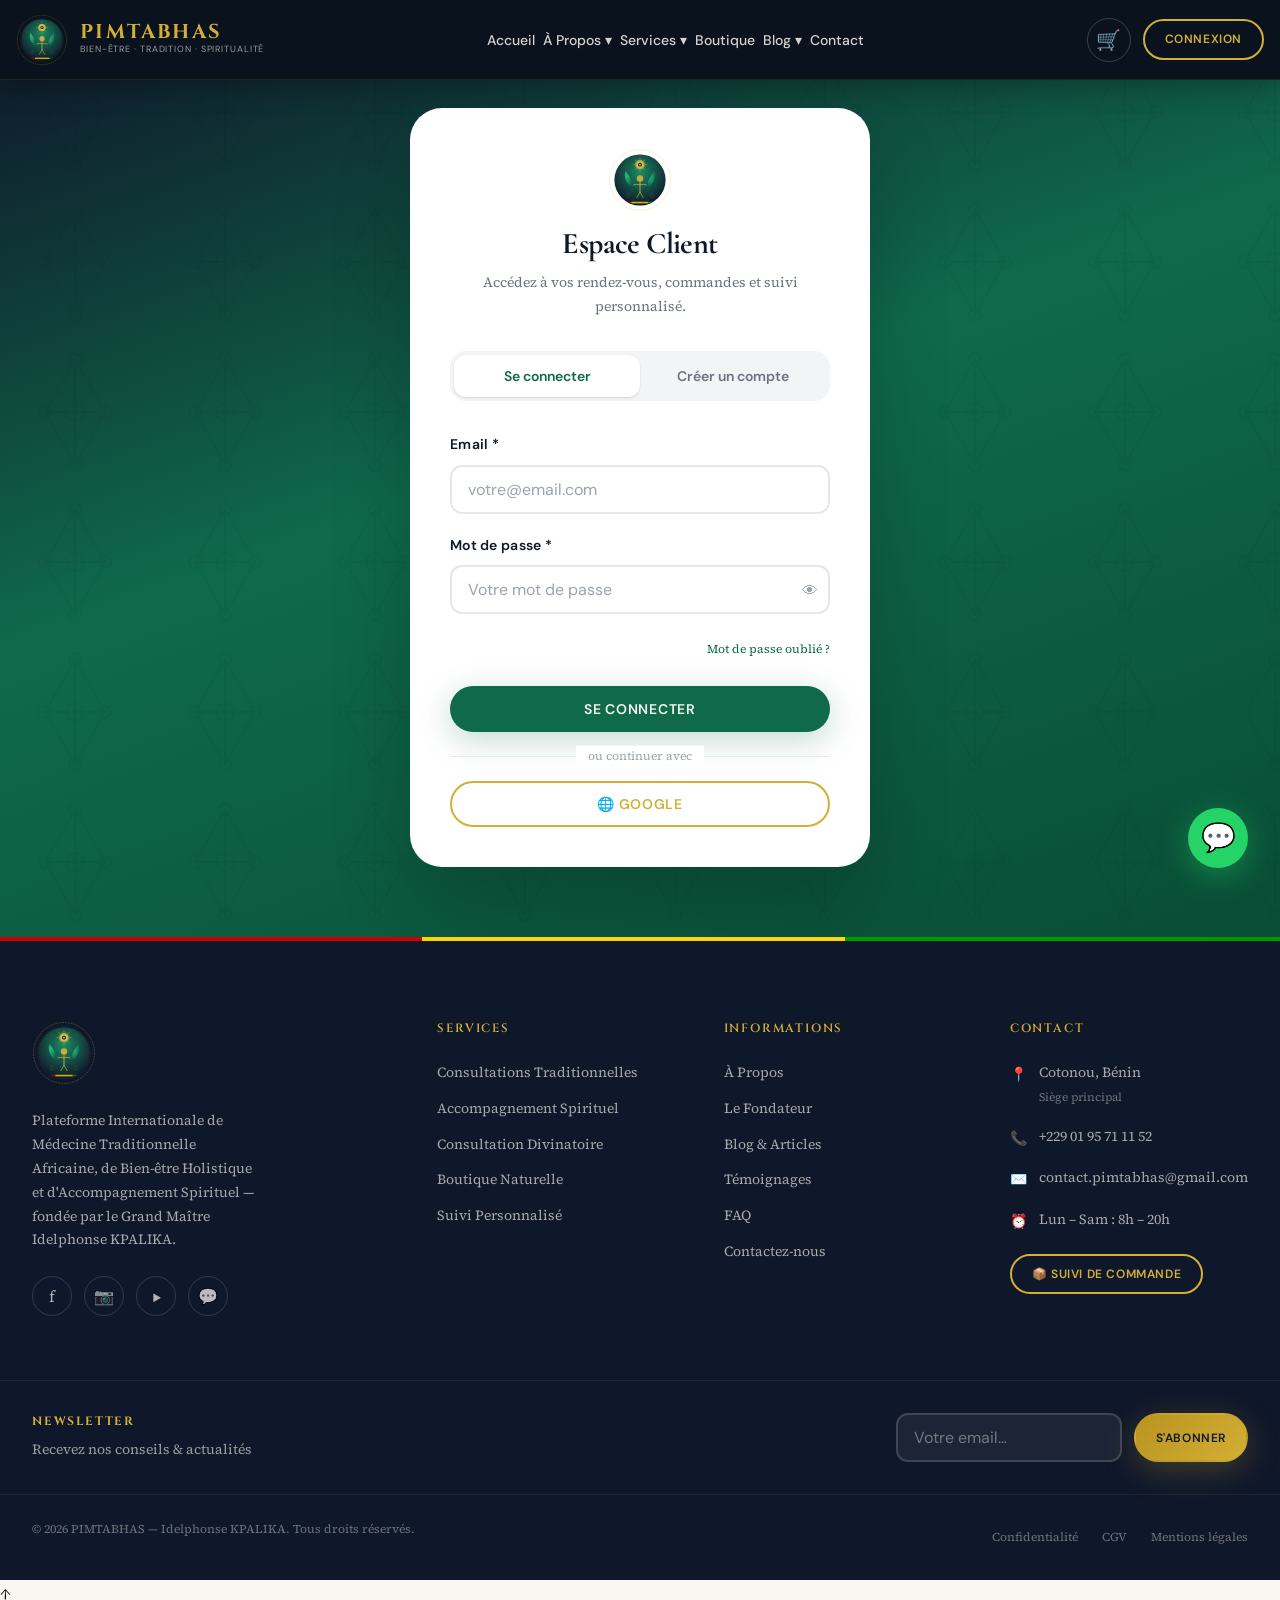
<file: admin/rendez-vous.html>
<!DOCTYPE html>
<html lang="fr">
<head>
  <meta charset="UTF-8"/>
  <meta name="viewport" content="width=device-width, initial-scale=1.0"/>
  <meta name="robots" content="noindex, nofollow"/>
  <link rel="icon" type="image/svg+xml" href="../assets/images/favicon.svg"/>
  <title>Rendez-vous — Admin PIMTABHAS</title>
  <link rel="stylesheet" href="../assets/css/variables.css"/>
  <link rel="stylesheet" href="../assets/css/reset.css"/>
  <link rel="stylesheet" href="../assets/css/typography.css"/>
  <link rel="stylesheet" href="../assets/css/components.css"/>
  <link rel="stylesheet" href="../assets/css/layout.css"/>
  <link rel="stylesheet" href="../assets/css/animations.css"/>
  <link rel="stylesheet" href="../assets/css/pages.css"/>
  <style>
    body{background:var(--color-gray-50);}
    .rdv-filters{display:flex;gap:var(--space-3);flex-wrap:wrap;align-items:center;}
    .rdv-filter-input{padding:var(--space-2) var(--space-4);border:1px solid var(--color-gray-200);border-radius:var(--radius-lg);font-family:var(--font-ui);font-size:var(--text-sm);background:var(--color-white);transition:border-color var(--transition-base);}
    .rdv-filter-input:focus{border-color:var(--color-emerald);}
    .rdv-card{background:var(--color-white);border-radius:var(--radius-xl);padding:var(--space-5) var(--space-6);border:1px solid var(--color-gray-100);box-shadow:var(--shadow-sm);display:flex;align-items:center;gap:var(--space-5);margin-bottom:var(--space-3);transition:all var(--transition-base);}
    .rdv-card:hover{box-shadow:var(--shadow-md);transform:translateX(2px);}
    .rdv-time{font-family:var(--font-mono);font-size:var(--text-lg);font-weight:bold;color:var(--color-emerald);min-width:60px;}
    .rdv-type-badge{width:44px;height:44px;border-radius:var(--radius-xl);display:flex;align-items:center;justify-content:center;font-size:1.25rem;flex-shrink:0;}
    .rdv-name{font-family:var(--font-ui);font-weight:var(--weight-semibold);color:var(--color-night);margin-bottom:2px;}
    .rdv-meta{font-size:var(--text-xs);color:var(--color-gray-400);}
    .rdv-actions{display:flex;gap:var(--space-2);margin-left:auto;flex-shrink:0;}
  </style>
  <link rel="stylesheet" href="../assets/css/responsive.css"/>
  <link rel="stylesheet" href="../assets/css/admin.css"/>
</head>
<body>
<div class="toast-container"></div>
<div class="admin-layout">
  <aside class="admin-sidebar">
    <div class="admin-sidebar__logo"><img src="../assets/images/logo.svg" alt="PIMTABHAS"/></div>
    <nav class="admin-nav">
      <div class="admin-nav__section">Principal</div>
      <a href="dashboard.html" class="admin-nav__item"><span class="admin-nav__icon">🏠</span>Tableau de bord</a>
      <a href="rendez-vous.html" class="admin-nav__item active"><span class="admin-nav__icon">📅</span>Rendez-vous</a>
      <a href="patients.html" class="admin-nav__item"><span class="admin-nav__icon">👥</span>Patients</a>
      <div class="admin-nav__section">Boutique</div>
      <a href="commandes.html" class="admin-nav__item"><span class="admin-nav__icon">📦</span>Commandes</a>
      <a href="produits.html" class="admin-nav__item"><span class="admin-nav__icon">🌿</span>Produits</a>
      <div class="admin-nav__section">Contenu</div>
      <a href="blog.html" class="admin-nav__item"><span class="admin-nav__icon">✍️</span>Blog</a>
      <a href="messages.html" class="admin-nav__item"><span class="admin-nav__icon">💬</span>Messages</a>
      <div class="admin-nav__section">Paramètres</div>
      <a href="../index.html" class="admin-nav__item" target="_blank"><span class="admin-nav__icon">🌐</span>Voir le site</a>
      <a href="../pages/espace-client.html" class="admin-nav__item" onclick="auth.logout();return false"><span class="admin-nav__icon">🚪</span>Déconnexion</a>
    </nav>
  </aside>

  <div class="admin-main">
    <div class="admin-topbar">
      <h1 style="font-family:var(--font-display);font-size:var(--text-xl);color:var(--color-night)">📅 Gestion des Rendez-vous</h1>
      <button onclick="openNewRdvModal()" class="btn btn--primary btn--sm">+ Nouveau rendez-vous</button>
    </div>

    <div class="admin-content">
      <!-- Stats -->
      <div class="grid grid--4" style="gap:var(--space-4);margin-bottom:var(--space-8)">
        <div class="admin-stat-card"><div class="admin-stat-icon admin-stat-icon--emerald">📅</div><div><div class="admin-stat-num">4</div><div class="admin-stat-label">Aujourd'hui</div></div></div>
        <div class="admin-stat-card"><div class="admin-stat-icon admin-stat-icon--gold">⏳</div><div><div class="admin-stat-num">12</div><div class="admin-stat-label">Cette semaine</div></div></div>
        <div class="admin-stat-card"><div class="admin-stat-icon admin-stat-icon--bronze">📋</div><div><div class="admin-stat-num">38</div><div class="admin-stat-label">Ce mois</div></div></div>
        <div class="admin-stat-card"><div class="admin-stat-icon admin-stat-icon--blue">✅</div><div><div class="admin-stat-num">94%</div><div class="admin-stat-label">Taux de présence</div></div></div>
      </div>

      <!-- Filtres -->
      <div class="admin-table" style="padding:var(--space-5) var(--space-6);margin-bottom:var(--space-6)">
        <div class="rdv-filters">
          <input class="rdv-filter-input" type="date" id="filter-date" onchange="filterAppointments()"/>
          <select class="rdv-filter-input" id="filter-type" onchange="filterAppointments()">
            <option value="">Tous les types</option>
            <option value="traditionnelle">Consultation Traditionnelle</option>
            <option value="spirituelle">Accompagnement Spirituel</option>
            <option value="divinatoire">Consultation Divinatoire</option>
          </select>
          <select class="rdv-filter-input" id="filter-status" onchange="filterAppointments()">
            <option value="">Tous les statuts</option>
            <option value="confirmed">Confirmé</option>
            <option value="pending">En attente</option>
            <option value="done">Terminé</option>
            <option value="cancelled">Annulé</option>
          </select>
          <select class="rdv-filter-input" id="filter-mode" onchange="filterAppointments()">
            <option value="">Tous les modes</option>
            <option value="enligne">En ligne</option>
            <option value="presentiel">Présentiel</option>
            <option value="telephone">Téléphone</option>
          </select>
          <input class="rdv-filter-input" type="text" id="filter-search" placeholder="🔍 Rechercher un patient…" oninput="filterAppointments()" style="min-width:220px"/>
          <button onclick="exportRdv()" class="btn btn--outline-gold btn--sm">📤 Exporter</button>
        </div>
      </div>

      <!-- Liste des RDV -->
      <div id="appointments-container">
        <div style="font-family:var(--font-accent);font-size:var(--text-xs);letter-spacing:.15em;text-transform:uppercase;color:var(--color-emerald);margin-bottom:var(--space-4)">
          Aujourd'hui — <span id="today-label"></span>
        </div>

        <div id="rdv-list">
          <div class="rdv-card" data-status="confirmed" data-type="traditionnelle" data-mode="enligne">
            <div class="rdv-time">08:00</div>
            <div class="rdv-type-badge" style="background:var(--color-emerald-pale)">🌿</div>
            <div style="flex:1">
              <div class="rdv-name">Aminata DIALLO</div>
              <div class="rdv-meta">Consultation Traditionnelle · En ligne · 45 min · Dakar, Sénégal</div>
            </div>
            <span style="background:var(--color-success-bg);color:var(--color-success);font-size:10px;padding:3px 10px;border-radius:var(--radius-full);font-weight:bold;flex-shrink:0">✓ Confirmé</span>
            <div class="rdv-actions">
              <button onclick="startVideoCall('aminata-d')" class="btn btn--secondary btn--sm" title="Démarrer la visio">📹</button>
              <button onclick="viewPatient('aminata-d')" class="btn btn--outline-gold btn--sm">Voir fiche</button>
              <button onclick="editRdv('rdv-001')" class="btn btn--ghost btn--sm">✏️</button>
            </div>
          </div>

          <div class="rdv-card" data-status="pending" data-type="spirituelle" data-mode="enligne">
            <div class="rdv-time">10:30</div>
            <div class="rdv-type-badge" style="background:rgba(124,58,237,.1)">🔮</div>
            <div style="flex:1">
              <div class="rdv-name">Moussa TRAORÉ</div>
              <div class="rdv-meta">Accompagnement Spirituel · En ligne · 90 min · Bamako, Mali</div>
            </div>
            <span style="background:var(--color-warning-bg);color:var(--color-warning);font-size:10px;padding:3px 10px;border-radius:var(--radius-full);font-weight:bold;flex-shrink:0">⏳ En attente</span>
            <div class="rdv-actions">
              <button onclick="confirmRdv('rdv-002')" class="btn btn--secondary btn--sm">Confirmer</button>
              <button onclick="viewPatient('moussa-t')" class="btn btn--outline-gold btn--sm">Voir fiche</button>
              <button onclick="cancelRdv('rdv-002')" class="btn btn--ghost btn--sm" style="color:var(--color-error)">✕</button>
            </div>
          </div>

          <div class="rdv-card" data-status="confirmed" data-type="divinatoire" data-mode="telephone">
            <div class="rdv-time">14:00</div>
            <div class="rdv-type-badge" style="background:var(--color-gold-pale)">✨</div>
            <div style="flex:1">
              <div class="rdv-name">Fatoumata BARRY</div>
              <div class="rdv-meta">Consultation Divinatoire · Téléphone · 45 min · Paris, France</div>
            </div>
            <span style="background:var(--color-success-bg);color:var(--color-success);font-size:10px;padding:3px 10px;border-radius:var(--radius-full);font-weight:bold;flex-shrink:0">✓ Confirmé</span>
            <div class="rdv-actions">
              <button onclick="callPatient('+33600000000')" class="btn btn--secondary btn--sm">📞 Appeler</button>
              <button onclick="viewPatient('fatoumata-b')" class="btn btn--outline-gold btn--sm">Voir fiche</button>
              <button onclick="editRdv('rdv-003')" class="btn btn--ghost btn--sm">✏️</button>
            </div>
          </div>

          <div class="rdv-card" data-status="confirmed" data-type="traditionnelle" data-mode="enligne">
            <div class="rdv-time">16:00</div>
            <div class="rdv-type-badge" style="background:var(--color-emerald-pale)">🌿</div>
            <div style="flex:1">
              <div class="rdv-name">Grâce MENSAH</div>
              <div class="rdv-meta">Consultation Traditionnelle · Visioconférence · 60 min · Lyon, France</div>
            </div>
            <span style="background:var(--color-success-bg);color:var(--color-success);font-size:10px;padding:3px 10px;border-radius:var(--radius-full);font-weight:bold;flex-shrink:0">✓ Confirmé</span>
            <div class="rdv-actions">
              <button onclick="startVideoCall('grace-m')" class="btn btn--secondary btn--sm">📹</button>
              <button onclick="viewPatient('grace-m')" class="btn btn--outline-gold btn--sm">Voir fiche</button>
              <button onclick="editRdv('rdv-004')" class="btn btn--ghost btn--sm">✏️</button>
            </div>
          </div>
        </div>
      </div>

      <!-- Tableau complet -->
      <div class="admin-table" style="margin-top:var(--space-8)">
        <div style="padding:var(--space-5) var(--space-6);border-bottom:1px solid var(--color-gray-100);display:flex;justify-content:space-between;align-items:center">
          <h3 style="font-family:var(--font-ui);font-weight:var(--weight-semibold);color:var(--color-night)">Historique complet</h3>
          <span style="font-size:var(--text-xs);color:var(--color-gray-400)">147 rendez-vous au total</span>
        </div>
        <div style="overflow-x:auto">
          <table style="min-width:900px">
            <thead>
              <tr><th>Date & Heure</th><th>Patient</th><th>Type</th><th>Mode</th><th>Durée</th><th>Statut</th><th>Notes</th><th>Actions</th></tr>
            </thead>
            <tbody>
              <tr><td><span style="font-family:var(--font-mono);font-size:var(--text-xs)">20/01/2025 08:00</span></td><td><strong>Aminata D.</strong><br/><span style="font-size:var(--text-xs);color:var(--color-gray-400)">Dakar, SN</span></td><td><span style="font-size:var(--text-xs)">🌿 Traditionnel</span></td><td><span style="font-size:var(--text-xs)">💻 En ligne</span></td><td style="font-size:var(--text-xs)">45 min</td><td><span style="background:var(--color-success-bg);color:var(--color-success);font-size:10px;padding:2px 8px;border-radius:var(--radius-full);font-weight:bold">Confirmé</span></td><td style="font-size:var(--text-xs);color:var(--color-gray-400);max-width:150px;white-space:nowrap;overflow:hidden;text-overflow:ellipsis">Première consultation</td><td style="white-space:nowrap"><button class="btn btn--ghost btn--sm">✏️</button><button class="btn btn--ghost btn--sm" style="color:var(--color-error)">🗑</button></td></tr>
              <tr><td><span style="font-family:var(--font-mono);font-size:var(--text-xs)">15/01/2025 14:00</span></td><td><strong>Kofi M.</strong><br/><span style="font-size:var(--text-xs);color:var(--color-gray-400)">Lomé, TG</span></td><td><span style="font-size:var(--text-xs)">🔮 Spirituel</span></td><td><span style="font-size:var(--text-xs)">📍 Présentiel</span></td><td style="font-size:var(--text-xs)">90 min</td><td><span style="background:var(--color-gray-100);color:var(--color-gray-500);font-size:10px;padding:2px 8px;border-radius:var(--radius-full);font-weight:bold">Terminé</span></td><td style="font-size:var(--text-xs);color:var(--color-gray-400)">CR rédigé</td><td style="white-space:nowrap"><button class="btn btn--ghost btn--sm">📋 CR</button><button class="btn btn--ghost btn--sm">✏️</button></td></tr>
              <tr><td><span style="font-family:var(--font-mono);font-size:var(--text-xs)">12/01/2025 10:00</span></td><td><strong>Saliou K.</strong><br/><span style="font-size:var(--text-xs);color:var(--color-gray-400)">Bamako, ML</span></td><td><span style="font-size:var(--text-xs)">✨ Divinatoire</span></td><td><span style="font-size:var(--text-xs)">📞 Téléphone</span></td><td style="font-size:var(--text-xs)">45 min</td><td><span style="background:var(--color-gray-100);color:var(--color-gray-500);font-size:10px;padding:2px 8px;border-radius:var(--radius-full);font-weight:bold">Terminé</span></td><td style="font-size:var(--text-xs);color:var(--color-gray-400)">Satisfait</td><td style="white-space:nowrap"><button class="btn btn--ghost btn--sm">📋 CR</button><button class="btn btn--ghost btn--sm">✏️</button></td></tr>
            </tbody>
          </table>
        </div>
        <div class="pagination" style="padding:var(--space-4) var(--space-6)">
          <a class="page-btn active" href="#">1</a><a class="page-btn" href="#">2</a><a class="page-btn" href="#">3</a><span class="page-btn">…</span><a class="page-btn" href="#">15</a>
        </div>
      </div>
    </div>
  </div>
</div>

<!-- Modal Nouveau RDV -->
<div class="modal-backdrop" id="modal-new-rdv">
  <div class="modal">
    <div class="modal__header">
      <h3 class="modal__title">Nouveau Rendez-vous</h3>
      <button class="modal__close" onclick="modal.close('modal-new-rdv')">✕</button>
    </div>
    <div class="modal__body">
      <form id="new-rdv-form" novalidate>
        <div class="form-group"><label class="form-label">Patient *</label><input class="form-control" type="text" placeholder="Rechercher un patient…" required/></div>
        <div class="grid grid--2" style="gap:var(--space-4)">
          <div class="form-group"><label class="form-label">Date *</label><input class="form-control" type="date" required/></div>
          <div class="form-group"><label class="form-label">Heure *</label><input class="form-control" type="time" required/></div>
        </div>
        <div class="form-group"><label class="form-label">Type de consultation *</label>
          <select class="form-control form-select" required>
            <option value="" disabled selected>Choisir…</option>
            <option>Consultation Traditionnelle</option><option>Accompagnement Spirituel</option><option>Consultation Divinatoire</option>
          </select>
        </div>
        <div class="grid grid--2" style="gap:var(--space-4)">
          <div class="form-group"><label class="form-label">Mode</label>
            <select class="form-control form-select"><option>En ligne</option><option>Présentiel</option><option>Téléphone</option></select>
          </div>
          <div class="form-group"><label class="form-label">Durée (min)</label><input class="form-control" type="number" value="60" min="15" step="15"/></div>
        </div>
        <div class="form-group"><label class="form-label">Notes</label><textarea class="form-control" rows="3" placeholder="Informations complémentaires…"></textarea></div>
      </form>
    </div>
    <div class="modal__footer">
      <button onclick="modal.close('modal-new-rdv')" class="btn btn--outline-gold">Annuler</button>
      <button onclick="saveNewRdv()" class="btn btn--primary">Enregistrer</button>
    </div>
  </div>
</div>

<script src="../assets/js/main.js"></script>
<script src="../assets/js/admin.js"></script>
<script>
requireAdmin();
document.getElementById('today-label').textContent = new Date().toLocaleDateString('fr-FR',{weekday:'long',day:'numeric',month:'long',year:'numeric'});

function openNewRdvModal(){ modal.open('modal-new-rdv'); }
function saveNewRdv(){ showToast('Rendez-vous créé avec succès','success'); modal.close('modal-new-rdv'); }
function filterAppointments(){
  const search = document.getElementById('filter-search').value.toLowerCase();
  const status = document.getElementById('filter-status').value;
  const type   = document.getElementById('filter-type').value;
  const mode   = document.getElementById('filter-mode').value;
  document.querySelectorAll('.rdv-card').forEach(card=>{
    const text   = card.textContent.toLowerCase();
    const sOk    = !status || card.dataset.status===status;
    const tOk    = !type   || card.dataset.type===type;
    const mOk    = !mode   || card.dataset.mode===mode;
    const qOk    = !search || text.includes(search);
    card.style.display = (sOk&&tOk&&mOk&&qOk)?'':'none';
  });
}
function confirmRdv(id){ showToast('Rendez-vous confirmé — email envoyé au patient','success'); }
function cancelRdv(id){ if(confirm('Annuler ce rendez-vous ?')) showToast('Rendez-vous annulé','warning'); }
function editRdv(id){ modal.open('modal-new-rdv'); }
function viewPatient(id){ window.location.href='patients.html?patient='+id; }
function startVideoCall(id){ showToast('Lien visio copié dans le presse-papier','success'); }
function callPatient(num){ showToast('Appel vers '+num,'info'); }
function exportRdv(){ showToast('Export CSV en cours de téléchargement…','success'); }
</script>
</body>
</html>
</file>
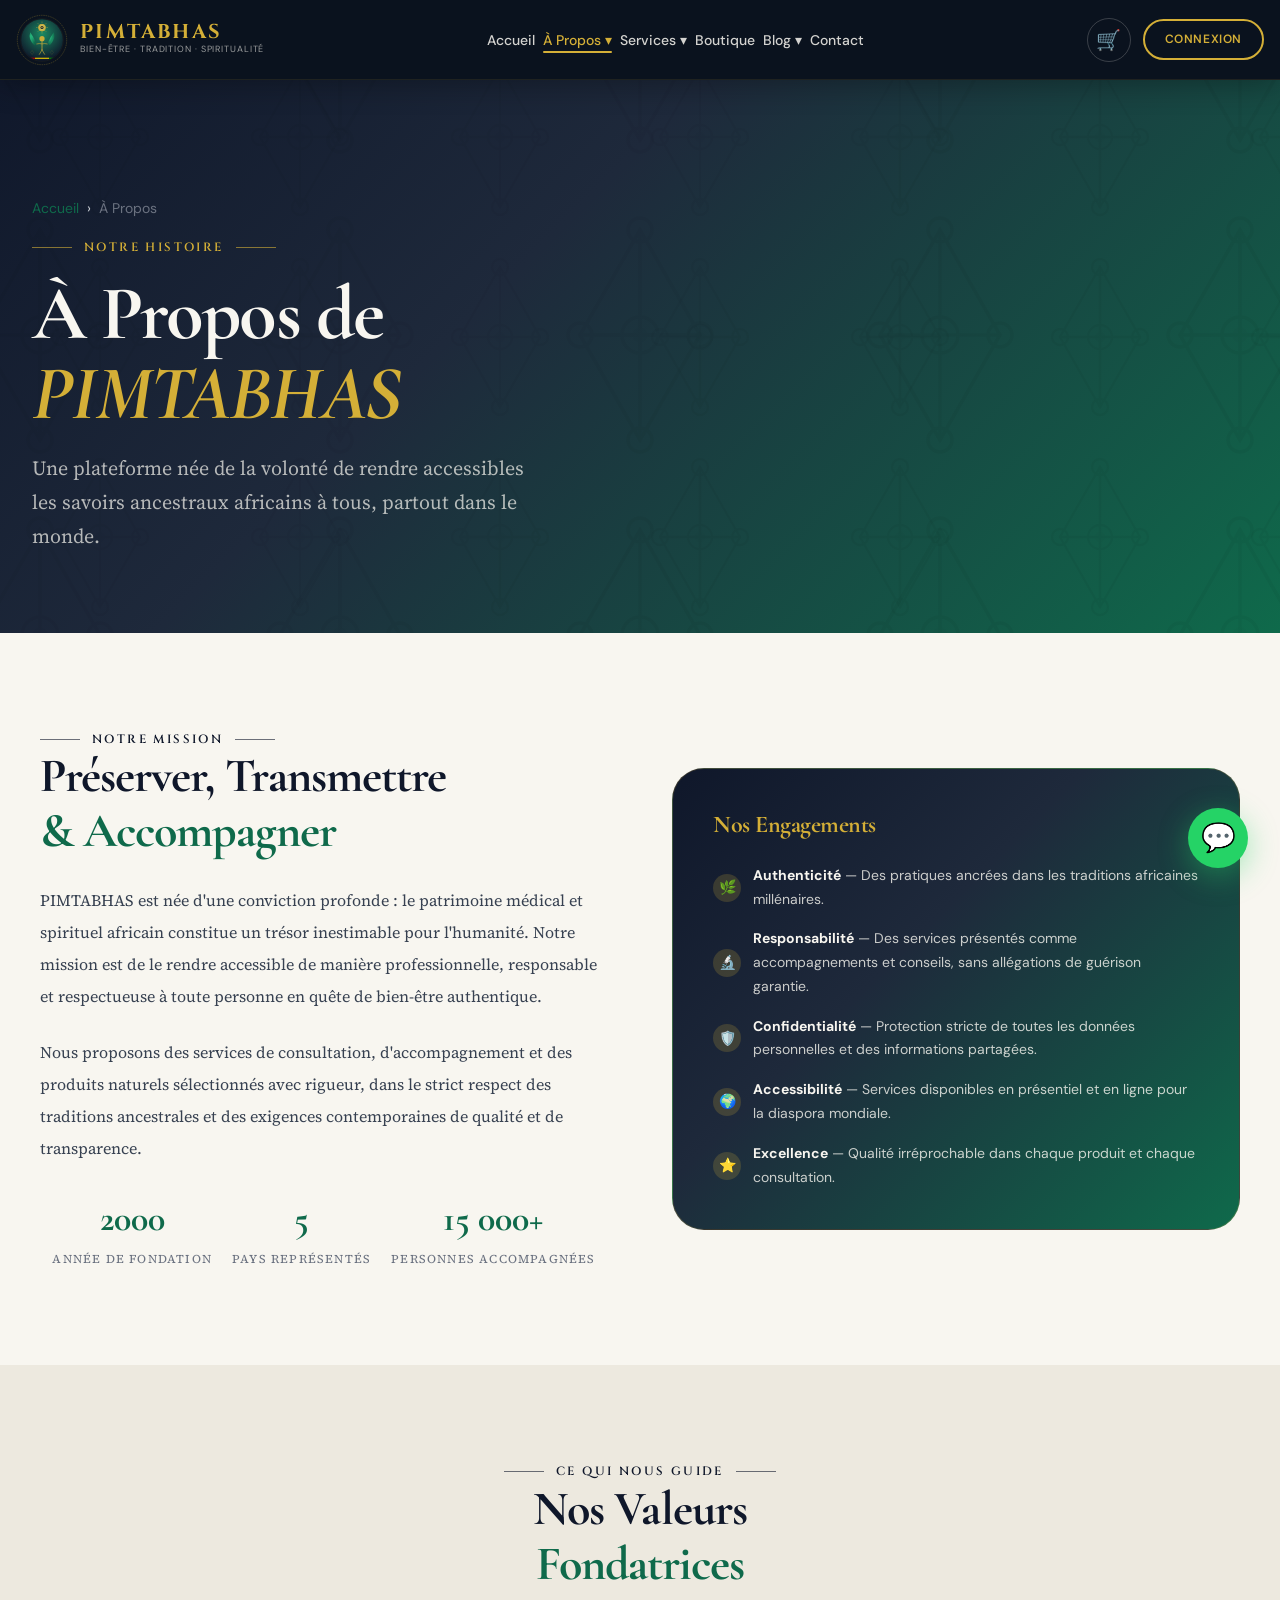
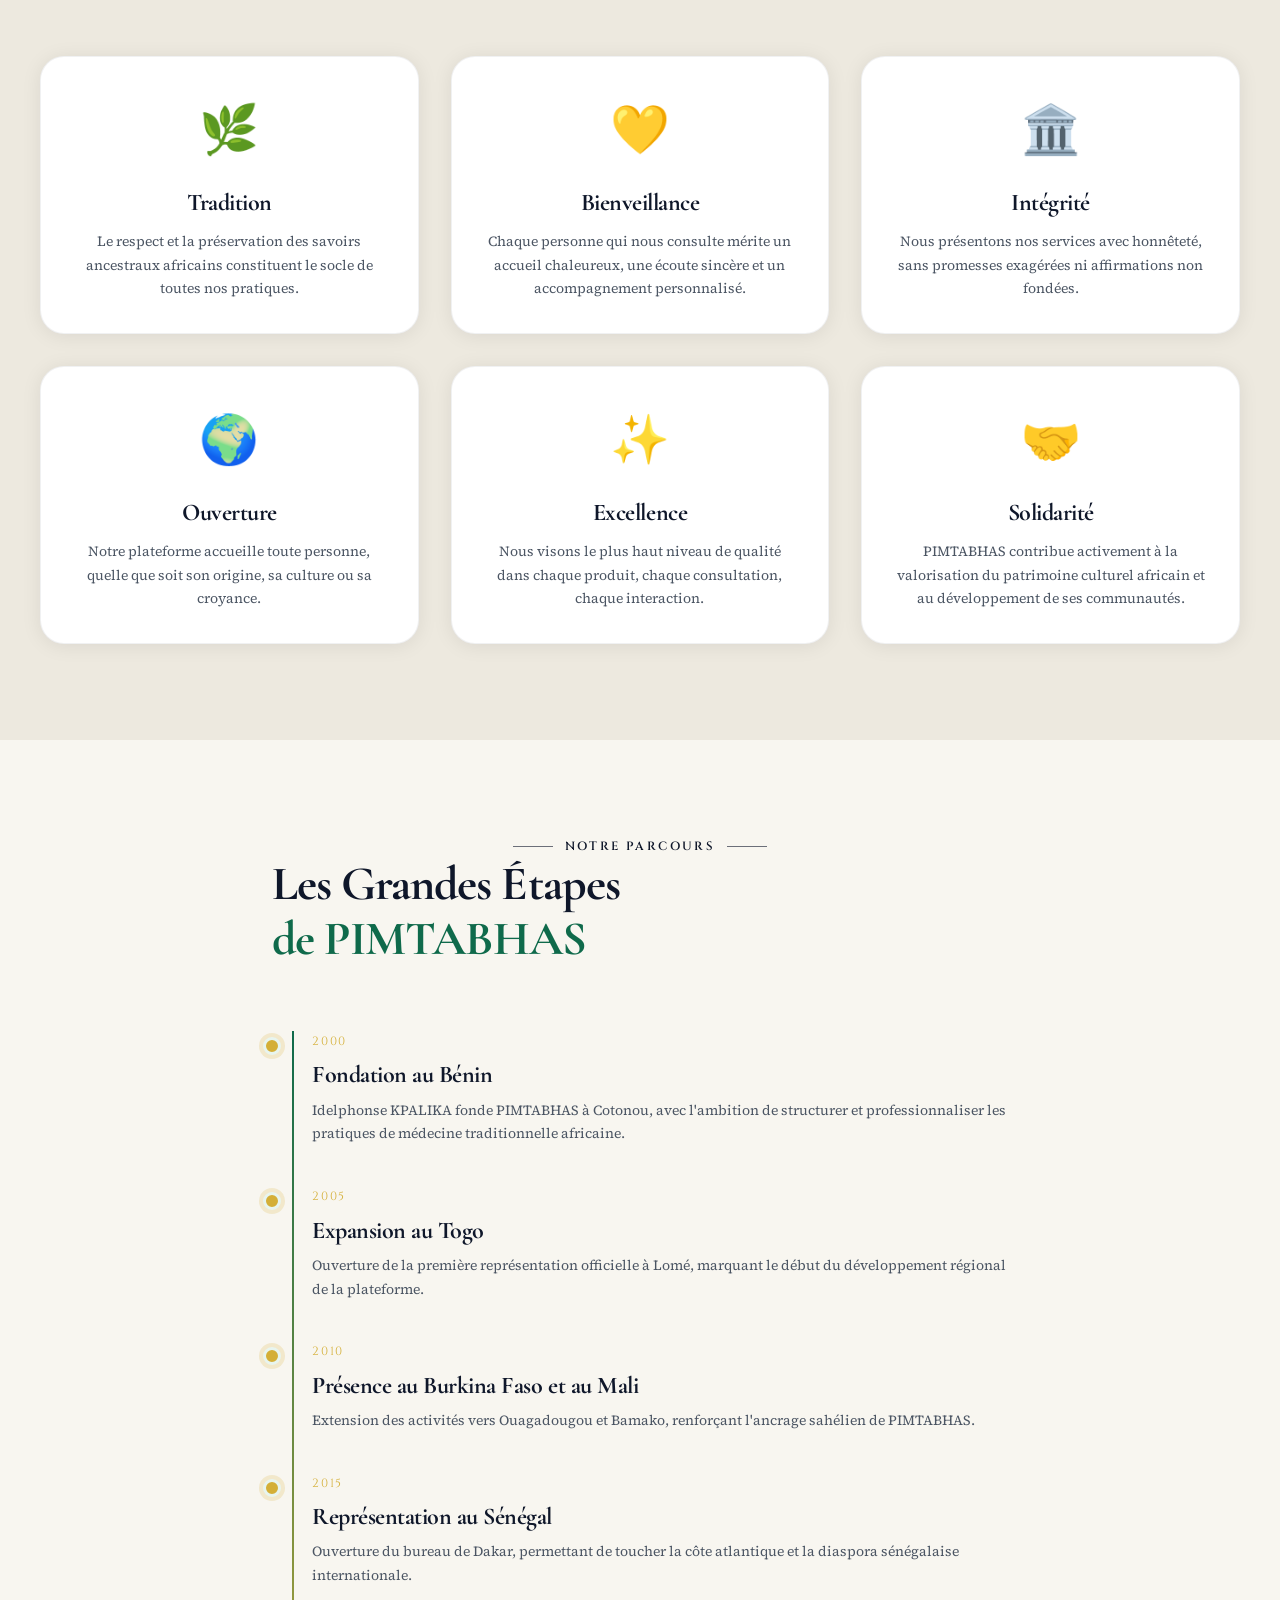
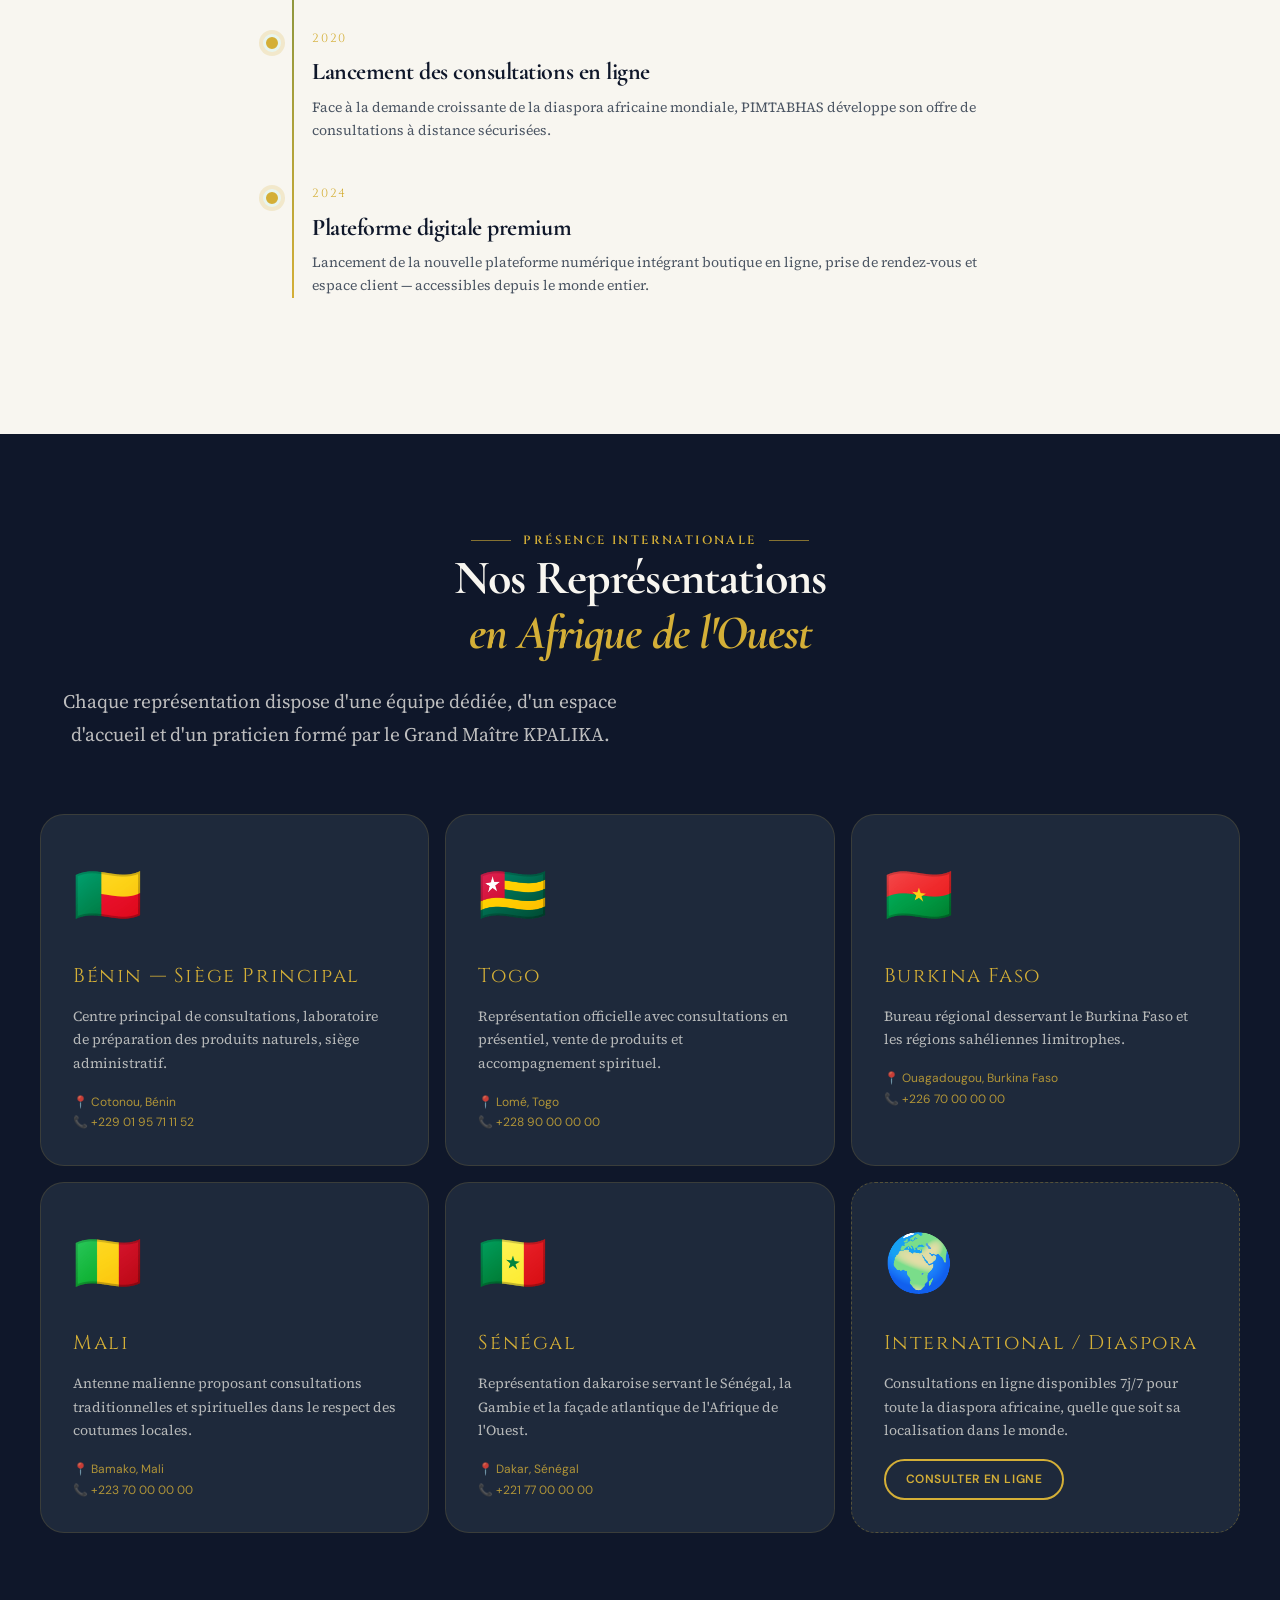
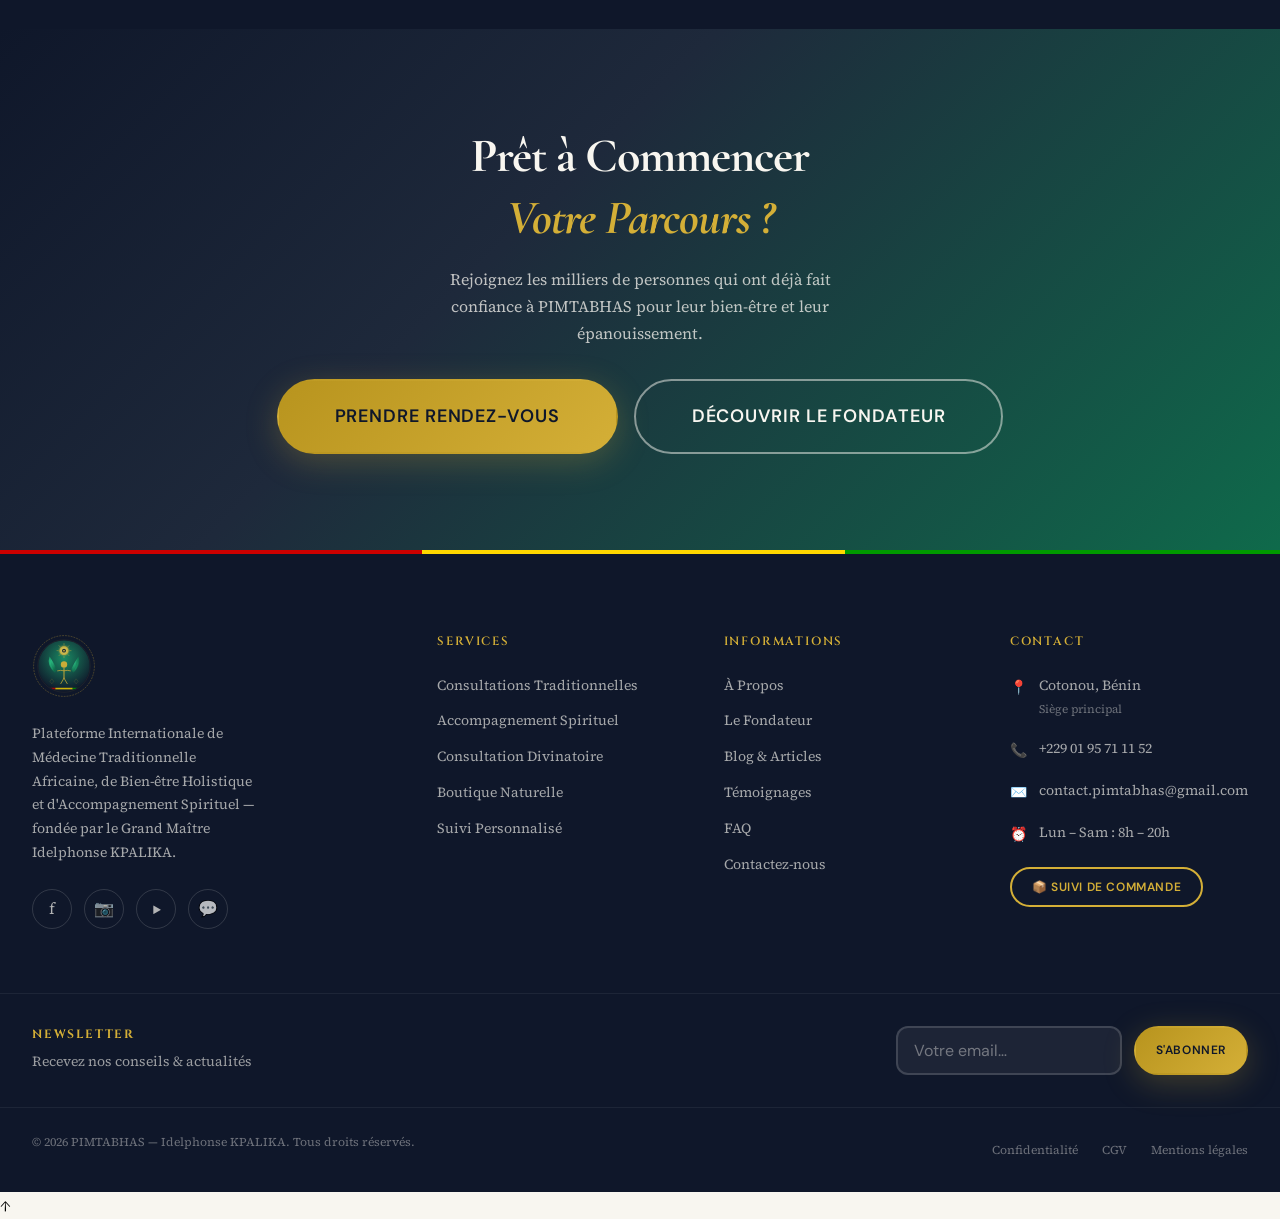
<file: pages/about.html>
<!DOCTYPE html>
<html lang="fr">
<head>
  <meta charset="UTF-8"/>
  <meta name="viewport" content="width=device-width, initial-scale=1.0"/>
  <meta name="description" content="Découvrez la mission, les valeurs et les représentations internationales de PIMTABHAS — Plateforme Internationale de Médecine Traditionnelle Africaine."/>
  <link rel="icon" type="image/svg+xml" href="../assets/images/favicon.svg"/>
  <title>À Propos — PIMTABHAS</title>
  <link rel="stylesheet" href="../assets/css/variables.css"/>
  <link rel="stylesheet" href="../assets/css/reset.css"/>
  <link rel="stylesheet" href="../assets/css/typography.css"/>
  <link rel="stylesheet" href="../assets/css/components.css"/>
  <link rel="stylesheet" href="../assets/css/layout.css"/>
  <link rel="stylesheet" href="../assets/css/animations.css"/>
  <link rel="stylesheet" href="../assets/css/pages.css"/>
  <style>
    .value-card {
      background:var(--color-white);border-radius:var(--radius-2xl);padding:var(--space-8);
      box-shadow:var(--shadow-card);border:1px solid rgba(15,26,42,.06);
      transition:all var(--transition-slow);text-align:center;
    }
    .value-card:hover{box-shadow:var(--shadow-xl);transform:translateY(-4px);}
    .value-icon{font-size:3rem;margin-bottom:var(--space-4);display:block;}
    .value-title{font-family:var(--font-display);font-size:var(--text-xl);font-weight:var(--weight-bold);color:var(--color-night);margin-bottom:var(--space-3);}
    .rep-card{background:var(--color-night-soft);border-radius:var(--radius-2xl);padding:var(--space-8);border:1px solid rgba(212,175,55,.15);transition:all var(--transition-slow);}
    .rep-card:hover{border-color:var(--color-gold);transform:translateY(-3px);}
    .rep-flag{font-size:3.5rem;margin-bottom:var(--space-4);}
    .rep-country{font-family:var(--font-accent);font-size:var(--text-lg);color:var(--color-gold);letter-spacing:.08em;margin-bottom:var(--space-3);}
    .timeline{position:relative;padding-left:var(--space-10);}
    .timeline::before{content:'';position:absolute;left:20px;top:0;bottom:0;width:2px;background:linear-gradient(to bottom,var(--color-emerald),var(--color-gold));}
    .timeline-item{position:relative;margin-bottom:var(--space-10);}
    .timeline-item::before{content:'';position:absolute;left:calc(-2.5rem - 9px);top:6px;width:18px;height:18px;border-radius:50%;background:var(--color-gold);border:3px solid var(--color-emerald-pale);box-shadow:0 0 0 4px rgba(212,175,55,.2);}
    .timeline-year{font-family:var(--font-accent);font-size:var(--text-xs);letter-spacing:.15em;color:var(--color-gold);margin-bottom:var(--space-2);}
    .timeline-title{font-family:var(--font-display);font-size:var(--text-xl);font-weight:var(--weight-bold);color:var(--color-night);margin-bottom:var(--space-2);}
    .timeline-text{font-size:var(--text-sm);color:var(--color-gray-600);line-height:var(--leading-relaxed);}
  </style>
  <link rel="stylesheet" href="../assets/css/responsive.css"/>
</head>
<body class="preload">
<div class="toast-container"></div>
<div id="site-header-placeholder"></div>

<!-- HERO -->
<section class="page-hero">
  <div class="hero__bg-pattern" style="position:absolute;inset:0;background-image:url('../assets/images/pattern-adinkra.svg');background-size:200px;background-repeat:repeat;opacity:.04;color:white;" aria-hidden="true"></div>
  <div class="page-hero__content">
    <div class="breadcrumb" style="margin-bottom:var(--space-4)">
      <a href="../index.html">Accueil</a>
      <span class="breadcrumb__sep">›</span>
      <span>À Propos</span>
    </div>
    <p class="section-label" style="margin-bottom:var(--space-4)">Notre histoire</p>
    <h1 class="page-hero__title">À Propos de<br/><em style="color:var(--color-gold)">PIMTABHAS</em></h1>
    <p class="page-hero__subtitle">Une plateforme née de la volonté de rendre accessibles les savoirs ancestraux africains à tous, partout dans le monde.</p>
  </div>
</section>

<!-- MISSION -->
<section class="section">
  <div class="container">
    <div class="grid grid--2" style="gap:var(--space-16);align-items:center">
      <div class="reveal--left">
        <div class="section-label section-label--dark">Notre Mission</div>
        <h2 class="section-title">Préserver, Transmettre<br/><span class="text-emerald">& Accompagner</span></h2>
        <p style="color:var(--color-gray-700);line-height:var(--leading-loose);margin-bottom:var(--space-6)">
          PIMTABHAS est née d'une conviction profonde : le patrimoine médical et spirituel africain constitue un trésor inestimable pour l'humanité. Notre mission est de le rendre accessible de manière professionnelle, responsable et respectueuse à toute personne en quête de bien-être authentique.
        </p>
        <p style="color:var(--color-gray-700);line-height:var(--leading-loose);margin-bottom:var(--space-6)">
          Nous proposons des services de consultation, d'accompagnement et des produits naturels sélectionnés avec rigueur, dans le strict respect des traditions ancestrales et des exigences contemporaines de qualité et de transparence.
        </p>
        <div style="display:flex;gap:var(--space-5);flex-wrap:wrap;justify-content:center">
          <div style="text-align:center">
            <div style="font-family:var(--font-display);font-size:var(--text-3xl);font-weight:var(--weight-bold);color:var(--color-emerald)">2000</div>
            <div style="font-size:var(--text-xs);color:var(--color-gray-500);text-transform:uppercase;letter-spacing:.1em">Année de fondation</div>
          </div>
          <div style="text-align:center">
            <div style="font-family:var(--font-display);font-size:var(--text-3xl);font-weight:var(--weight-bold);color:var(--color-emerald)">5</div>
            <div style="font-size:var(--text-xs);color:var(--color-gray-500);text-transform:uppercase;letter-spacing:.1em">Pays représentés</div>
          </div>
          <div style="text-align:center">
            <div style="font-family:var(--font-display);font-size:var(--text-3xl);font-weight:var(--weight-bold);color:var(--color-emerald)">15 000+</div>
            <div style="font-size:var(--text-xs);color:var(--color-gray-500);text-transform:uppercase;letter-spacing:.1em">Personnes accompagnées</div>
          </div>
        </div>
      </div>
      <div class="reveal--right">
        <div style="background:var(--gradient-premium);border-radius:var(--radius-3xl);padding:var(--space-10);border:1px solid rgba(212,175,55,.2)">
          <h3 style="font-family:var(--font-display);color:var(--color-gold);font-size:var(--text-xl);margin-bottom:var(--space-6)">Nos Engagements</h3>
          <div style="display:flex;flex-direction:column;gap:var(--space-4)">
            <div class="credential-item"><span class="credential-icon">🌿</span><span style="color:rgba(248,246,240,.8)"><strong style="color:var(--color-cream)">Authenticité</strong> — Des pratiques ancrées dans les traditions africaines millénaires.</span></div>
            <div class="credential-item"><span class="credential-icon">🔬</span><span style="color:rgba(248,246,240,.8)"><strong style="color:var(--color-cream)">Responsabilité</strong> — Des services présentés comme accompagnements et conseils, sans allégations de guérison garantie.</span></div>
            <div class="credential-item"><span class="credential-icon">🛡️</span><span style="color:rgba(248,246,240,.8)"><strong style="color:var(--color-cream)">Confidentialité</strong> — Protection stricte de toutes les données personnelles et des informations partagées.</span></div>
            <div class="credential-item"><span class="credential-icon">🌍</span><span style="color:rgba(248,246,240,.8)"><strong style="color:var(--color-cream)">Accessibilité</strong> — Services disponibles en présentiel et en ligne pour la diaspora mondiale.</span></div>
            <div class="credential-item"><span class="credential-icon">⭐</span><span style="color:rgba(248,246,240,.8)"><strong style="color:var(--color-cream)">Excellence</strong> — Qualité irréprochable dans chaque produit et chaque consultation.</span></div>
          </div>
        </div>
      </div>
    </div>
  </div>
</section>

<!-- VALEURS -->
<section class="section section--cream">
  <div class="container">
    <div class="section-header reveal">
      <div class="section-label section-label--dark">Ce qui nous guide</div>
      <h2 class="section-title">Nos Valeurs<br/><span class="text-emerald">Fondatrices</span></h2>
    </div>
    <div class="grid grid--3 stagger">
      <div class="value-card reveal"><span class="value-icon">🌿</span><h3 class="value-title">Tradition</h3><p style="font-size:var(--text-sm);color:var(--color-gray-600)">Le respect et la préservation des savoirs ancestraux africains constituent le socle de toutes nos pratiques.</p></div>
      <div class="value-card reveal delay-200"><span class="value-icon">💛</span><h3 class="value-title">Bienveillance</h3><p style="font-size:var(--text-sm);color:var(--color-gray-600)">Chaque personne qui nous consulte mérite un accueil chaleureux, une écoute sincère et un accompagnement personnalisé.</p></div>
      <div class="value-card reveal delay-300"><span class="value-icon">🏛️</span><h3 class="value-title">Intégrité</h3><p style="font-size:var(--text-sm);color:var(--color-gray-600)">Nous présentons nos services avec honnêteté, sans promesses exagérées ni affirmations non fondées.</p></div>
      <div class="value-card reveal"><span class="value-icon">🌍</span><h3 class="value-title">Ouverture</h3><p style="font-size:var(--text-sm);color:var(--color-gray-600)">Notre plateforme accueille toute personne, quelle que soit son origine, sa culture ou sa croyance.</p></div>
      <div class="value-card reveal delay-200"><span class="value-icon">✨</span><h3 class="value-title">Excellence</h3><p style="font-size:var(--text-sm);color:var(--color-gray-600)">Nous visons le plus haut niveau de qualité dans chaque produit, chaque consultation, chaque interaction.</p></div>
      <div class="value-card reveal delay-300"><span class="value-icon">🤝</span><h3 class="value-title">Solidarité</h3><p style="font-size:var(--text-sm);color:var(--color-gray-600)">PIMTABHAS contribue activement à la valorisation du patrimoine culturel africain et au développement de ses communautés.</p></div>
    </div>
  </div>
</section>

<!-- HISTOIRE / TIMELINE -->
<section class="section">
  <div class="container" style="max-width:var(--container-md)">
    <div class="section-header reveal" style="text-align:left">
      <div class="section-label section-label--dark">Notre parcours</div>
      <h2 class="section-title">Les Grandes Étapes<br/><span class="text-emerald">de PIMTABHAS</span></h2>
    </div>
    <div class="timeline reveal">
      <div class="timeline-item"><div class="timeline-year">2000</div><h3 class="timeline-title">Fondation au Bénin</h3><p class="timeline-text">Idelphonse KPALIKA fonde PIMTABHAS à Cotonou, avec l'ambition de structurer et professionnaliser les pratiques de médecine traditionnelle africaine.</p></div>
      <div class="timeline-item"><div class="timeline-year">2005</div><h3 class="timeline-title">Expansion au Togo</h3><p class="timeline-text">Ouverture de la première représentation officielle à Lomé, marquant le début du développement régional de la plateforme.</p></div>
      <div class="timeline-item"><div class="timeline-year">2010</div><h3 class="timeline-title">Présence au Burkina Faso et au Mali</h3><p class="timeline-text">Extension des activités vers Ouagadougou et Bamako, renforçant l'ancrage sahélien de PIMTABHAS.</p></div>
      <div class="timeline-item"><div class="timeline-year">2015</div><h3 class="timeline-title">Représentation au Sénégal</h3><p class="timeline-text">Ouverture du bureau de Dakar, permettant de toucher la côte atlantique et la diaspora sénégalaise internationale.</p></div>
      <div class="timeline-item"><div class="timeline-year">2020</div><h3 class="timeline-title">Lancement des consultations en ligne</h3><p class="timeline-text">Face à la demande croissante de la diaspora africaine mondiale, PIMTABHAS développe son offre de consultations à distance sécurisées.</p></div>
      <div class="timeline-item"><div class="timeline-year">2024</div><h3 class="timeline-title">Plateforme digitale premium</h3><p class="timeline-text">Lancement de la nouvelle plateforme numérique intégrant boutique en ligne, prise de rendez-vous et espace client — accessibles depuis le monde entier.</p></div>
    </div>
  </div>
</section>

<!-- REPRÉSENTATIONS -->
<section class="section section--dark" id="representations" aria-labelledby="rep-title">
  <div class="container">
    <div class="section-header reveal">
      <div class="section-label">Présence internationale</div>
      <h2 class="section-title section-title--light" id="rep-title">Nos Représentations<br/><em class="text-gold">en Afrique de l'Ouest</em></h2>
      <p class="section-subtitle section-subtitle--light">Chaque représentation dispose d'une équipe dédiée, d'un espace d'accueil et d'un praticien formé par le Grand Maître KPALIKA.</p>
    </div>
    <div class="grid grid--3 stagger" style="gap:var(--space-4)">
      <div class="rep-card reveal">
        <div class="rep-flag">🇧🇯</div>
        <div class="rep-country">Bénin — Siège Principal</div>
        <p style="font-size:var(--text-sm);color:rgba(248,246,240,.7);margin-bottom:var(--space-4)">Centre principal de consultations, laboratoire de préparation des produits naturels, siège administratif.</p>
        <div style="font-family:var(--font-ui);font-size:var(--text-xs);color:rgba(212,175,55,.8)">📍 Cotonou, Bénin<br/>📞 +229 01 95 71 11 52</div>
      </div>
      <div class="rep-card reveal delay-200">
        <div class="rep-flag">🇹🇬</div>
        <div class="rep-country">Togo</div>
        <p style="font-size:var(--text-sm);color:rgba(248,246,240,.7);margin-bottom:var(--space-4)">Représentation officielle avec consultations en présentiel, vente de produits et accompagnement spirituel.</p>
        <div style="font-family:var(--font-ui);font-size:var(--text-xs);color:rgba(212,175,55,.8)">📍 Lomé, Togo<br/>📞 +228 90 00 00 00</div>
      </div>
      <div class="rep-card reveal delay-300">
        <div class="rep-flag">🇧🇫</div>
        <div class="rep-country">Burkina Faso</div>
        <p style="font-size:var(--text-sm);color:rgba(248,246,240,.7);margin-bottom:var(--space-4)">Bureau régional desservant le Burkina Faso et les régions sahéliennes limitrophes.</p>
        <div style="font-family:var(--font-ui);font-size:var(--text-xs);color:rgba(212,175,55,.8)">📍 Ouagadougou, Burkina Faso<br/>📞 +226 70 00 00 00</div>
      </div>
      <div class="rep-card reveal">
        <div class="rep-flag">🇲🇱</div>
        <div class="rep-country">Mali</div>
        <p style="font-size:var(--text-sm);color:rgba(248,246,240,.7);margin-bottom:var(--space-4)">Antenne malienne proposant consultations traditionnelles et spirituelles dans le respect des coutumes locales.</p>
        <div style="font-family:var(--font-ui);font-size:var(--text-xs);color:rgba(212,175,55,.8)">📍 Bamako, Mali<br/>📞 +223 70 00 00 00</div>
      </div>
      <div class="rep-card reveal delay-200">
        <div class="rep-flag">🇸🇳</div>
        <div class="rep-country">Sénégal</div>
        <p style="font-size:var(--text-sm);color:rgba(248,246,240,.7);margin-bottom:var(--space-4)">Représentation dakaroise servant le Sénégal, la Gambie et la façade atlantique de l'Afrique de l'Ouest.</p>
        <div style="font-family:var(--font-ui);font-size:var(--text-xs);color:rgba(212,175,55,.8)">📍 Dakar, Sénégal<br/>📞 +221 77 00 00 00</div>
      </div>
      <div class="rep-card reveal delay-300" style="border-style:dashed;border-color:rgba(212,175,55,.3)">
        <div class="rep-flag">🌍</div>
        <div class="rep-country">International / Diaspora</div>
        <p style="font-size:var(--text-sm);color:rgba(248,246,240,.7);margin-bottom:var(--space-4)">Consultations en ligne disponibles 7j/7 pour toute la diaspora africaine, quelle que soit sa localisation dans le monde.</p>
        <div style="margin-top:var(--space-4)"><a href="consultations.html" class="btn btn--outline-gold btn--sm">Consulter en ligne</a></div>
      </div>
    </div>
  </div>
</section>

<!-- CTA -->
<section class="section" style="background:var(--gradient-premium)">
  <div class="container" style="text-align:center">
    <div class="reveal">
      <h2 style="font-family:var(--font-display);color:var(--color-cream);font-size:clamp(1.75rem,4vw,3rem);margin-bottom:var(--space-4)">Prêt à Commencer<br/><em style="color:var(--color-gold)">Votre Parcours ?</em></h2>
      <p style="color:rgba(248,246,240,.75);max-width:50ch;margin:0 auto var(--space-8)">Rejoignez les milliers de personnes qui ont déjà fait confiance à PIMTABHAS pour leur bien-être et leur épanouissement.</p>
      <div style="display:flex;gap:var(--space-4);justify-content:center;flex-wrap:wrap">
        <a href="consultations.html" class="btn btn--primary btn--xl">Prendre rendez-vous</a>
        <a href="founder.html" class="btn btn--outline-cream btn--xl">Découvrir le fondateur</a>
      </div>
    </div>
  </div>
</section>

<div id="site-footer-placeholder"></div>
<script src="../assets/js/components.js"></script>
<script src="../assets/js/main.js"></script>
</body>
</html>
</file>
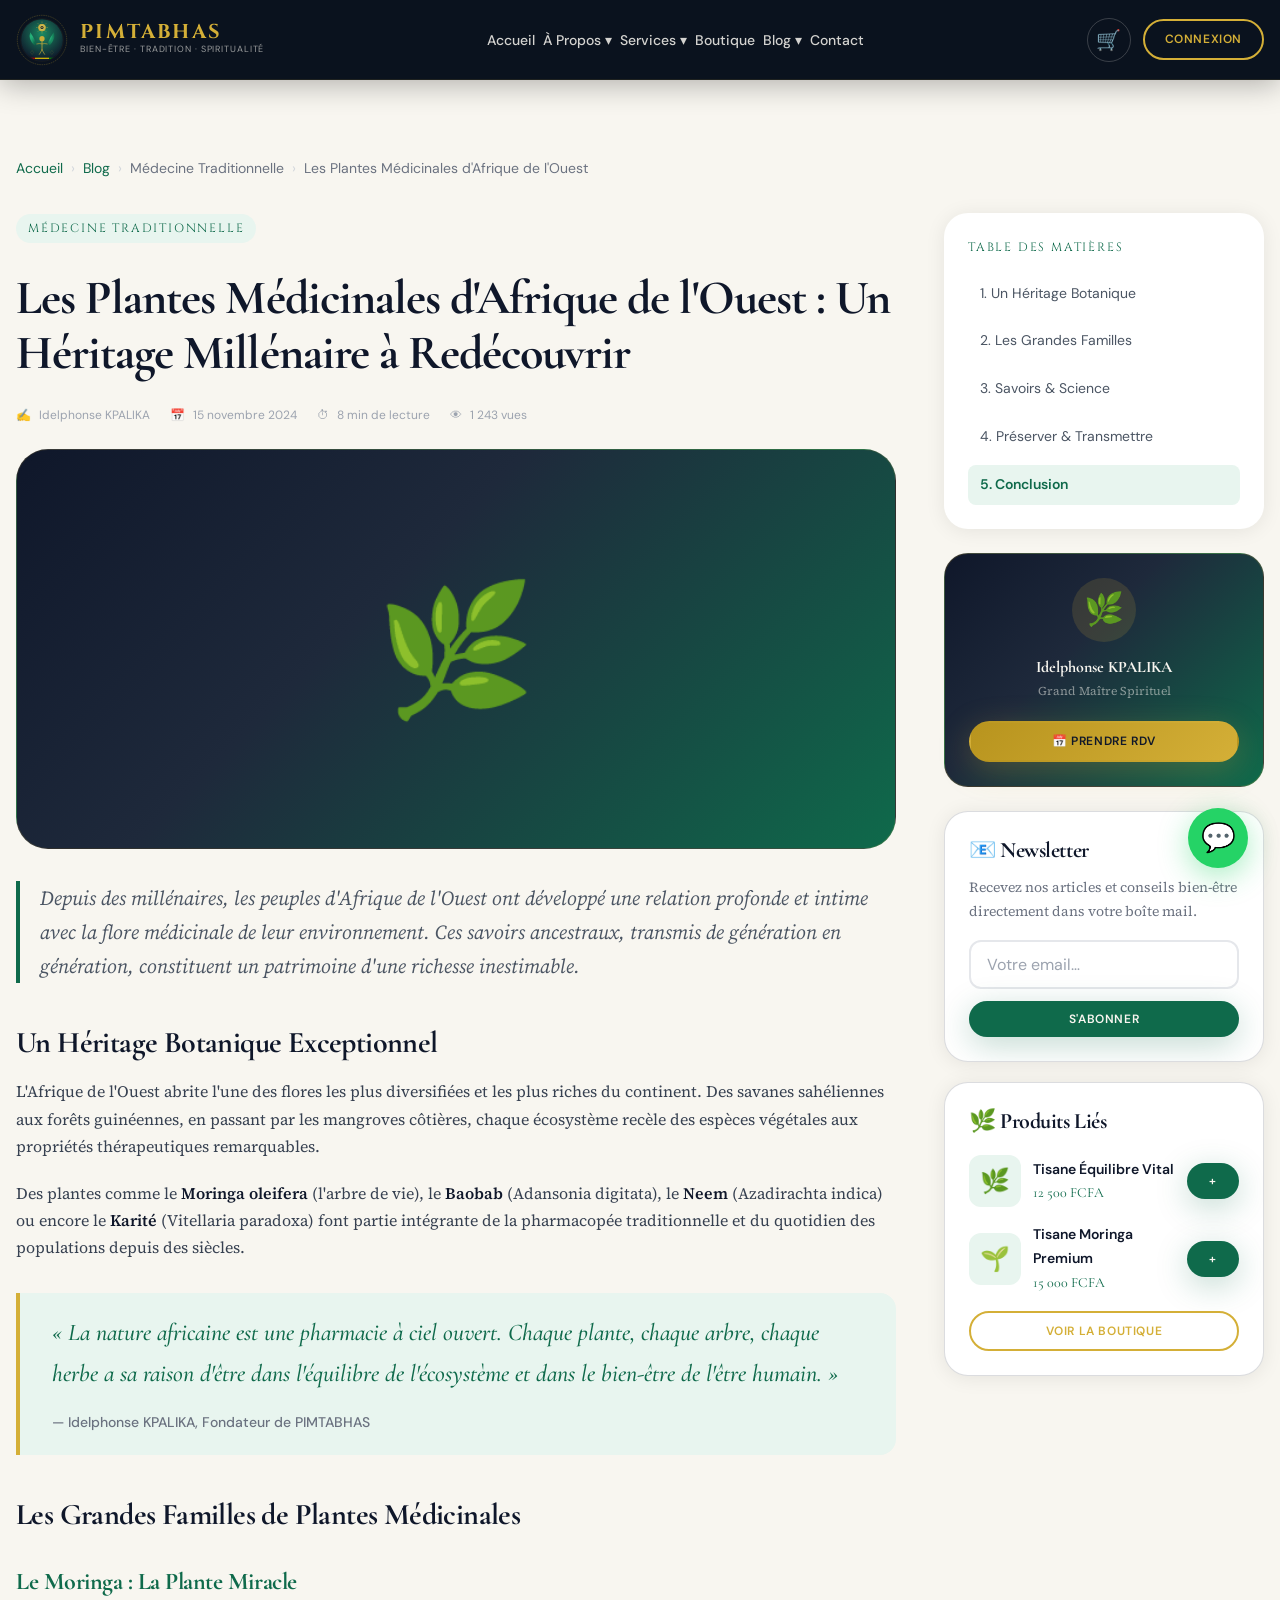
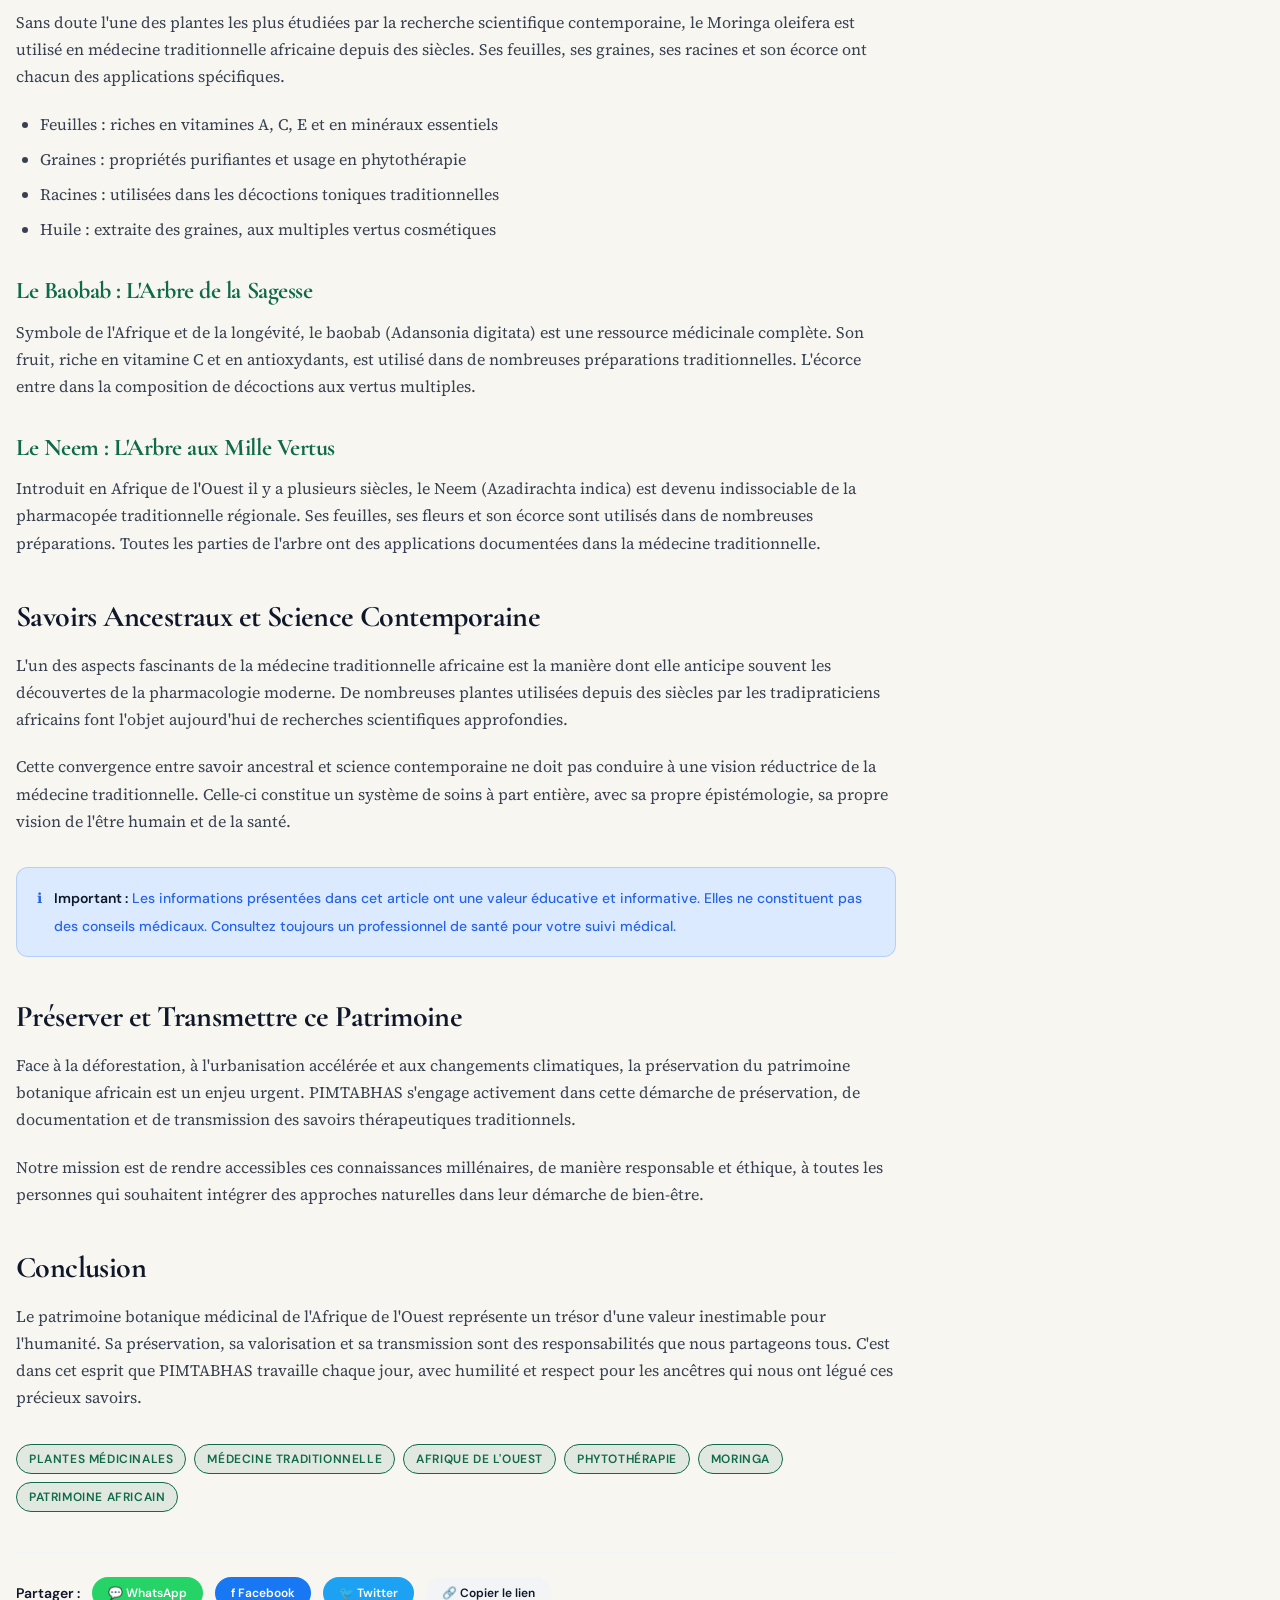
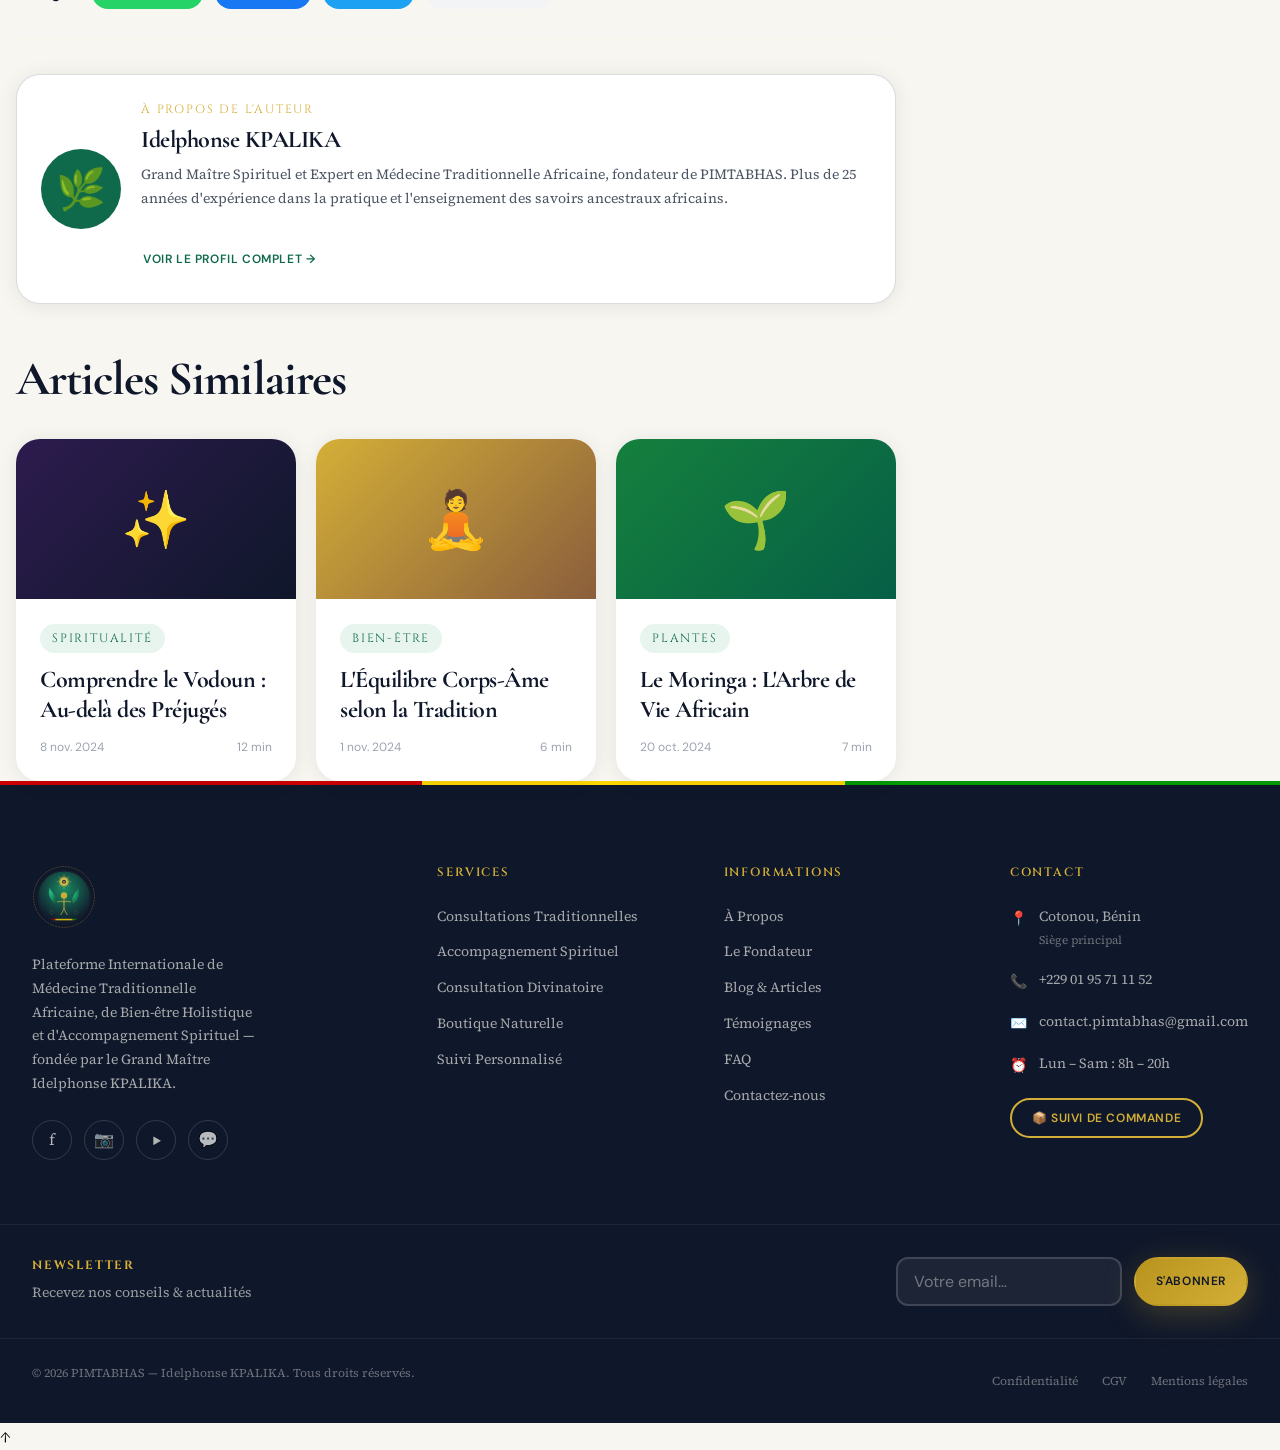
<file: pages/article.html>
<!DOCTYPE html>
<html lang="fr">
<head>
  <meta charset="UTF-8"/>
  <meta name="viewport" content="width=device-width, initial-scale=1.0"/>
  <meta name="description" content="Article de blog PIMTABHAS — médecine traditionnelle africaine, bien-être holistique et spiritualité"/>
  <link rel="icon" type="image/svg+xml" href="../assets/images/favicon.svg"/>
  <title>Article — PIMTABHAS</title>
  <link rel="stylesheet" href="../assets/css/variables.css"/>
  <link rel="stylesheet" href="../assets/css/reset.css"/>
  <link rel="stylesheet" href="../assets/css/typography.css"/>
  <link rel="stylesheet" href="../assets/css/components.css"/>
  <link rel="stylesheet" href="../assets/css/layout.css"/>
  <link rel="stylesheet" href="../assets/css/animations.css"/>
  <link rel="stylesheet" href="../assets/css/pages.css"/>
  <style>
    .article-page { padding-top: calc(var(--header-height) + var(--space-10)); }
    .article-layout { display: grid; grid-template-columns: 1fr 320px; gap: var(--space-12); align-items: start; }
    .article-cover { width:100%; min-height:400px; border-radius:var(--radius-3xl); background:var(--gradient-premium); display:flex; align-items:center; justify-content:center; font-size:8rem; margin-bottom:var(--space-8); border:1px solid rgba(212,175,55,.15); }
    .article-meta { display:flex; align-items:center; gap:var(--space-5); flex-wrap:wrap; margin-bottom:var(--space-6); }
    .article-meta-item { display:flex; align-items:center; gap:var(--space-2); font-family:var(--font-ui); font-size:var(--text-xs); color:var(--color-gray-400); }
    .article-title { font-family:var(--font-display); font-size:clamp(1.75rem,4vw,3rem); font-weight:var(--weight-bold); color:var(--color-night); line-height:1.15; margin-bottom:var(--space-6); }
    .article-lead { font-size:var(--text-lg); color:var(--color-gray-600); line-height:var(--leading-relaxed); margin-bottom:var(--space-8); font-style:italic; border-left:4px solid var(--color-emerald); padding-left:var(--space-5); }
    .article-content { font-family:var(--font-body); font-size:var(--text-base); line-height:var(--leading-loose); color:var(--color-gray-700); }
    .article-content h2 { font-family:var(--font-display); font-size:var(--text-2xl); color:var(--color-night); margin:var(--space-10) 0 var(--space-4); }
    .article-content h3 { font-family:var(--font-display); font-size:var(--text-xl); color:var(--color-emerald); margin:var(--space-8) 0 var(--space-3); }
    .article-content p { margin-bottom:var(--space-5); }
    .article-content ul, .article-content ol { padding-left:var(--space-6); margin-bottom:var(--space-5); display:flex; flex-direction:column; gap:var(--space-2); }
    .article-content li { line-height:var(--leading-relaxed); }
    .article-content ul { list-style:disc; }
    .article-content ol { list-style:decimal; }
    .article-content strong { color:var(--color-night); font-weight:var(--weight-semibold); }
    .article-content blockquote { font-family:var(--font-display); font-style:italic; font-size:var(--text-xl); color:var(--color-emerald); border-left:4px solid var(--color-gold); padding:var(--space-5) var(--space-8); margin:var(--space-8) 0; background:var(--color-emerald-pale); border-radius:0 var(--radius-xl) var(--radius-xl) 0; }
    .share-bar { display:flex; align-items:center; gap:var(--space-3); padding:var(--space-6) 0; border-top:1px solid var(--color-gray-100); border-bottom:1px solid var(--color-gray-100); margin:var(--space-10) 0; }
    .share-btn { display:flex; align-items:center; gap:var(--space-2); padding:var(--space-2) var(--space-4); border-radius:var(--radius-full); font-family:var(--font-ui); font-size:var(--text-xs); font-weight:var(--weight-semibold); cursor:pointer; border:none; transition:all var(--transition-base); }
    .share-btn--wa { background:#25D366; color:white; }
    .share-btn--fb { background:#1877F2; color:white; }
    .share-btn--tw { background:#1DA1F2; color:white; }
    .share-btn--copy { background:var(--color-gray-100); color:var(--color-night); }
    .sidebar-sticky { position:sticky; top:calc(var(--header-height)+var(--space-6)); }
    .toc { background:var(--color-white); border-radius:var(--radius-2xl); padding:var(--space-6); box-shadow:var(--shadow-card); margin-bottom:var(--space-6); }
    .toc-title { font-family:var(--font-accent); font-size:var(--text-xs); letter-spacing:.15em; text-transform:uppercase; color:var(--color-emerald); margin-bottom:var(--space-4); }
    .toc-list { display:flex; flex-direction:column; gap:var(--space-2); }
    .toc-link { font-family:var(--font-ui); font-size:var(--text-sm); color:var(--color-gray-600); text-decoration:none; display:flex; align-items:center; gap:var(--space-2); padding:var(--space-2) var(--space-3); border-radius:var(--radius-md); transition:all var(--transition-base); }
    .toc-link:hover { background:var(--color-emerald-pale); color:var(--color-emerald); }
    .toc-link.active { background:var(--color-emerald-pale); color:var(--color-emerald); font-weight:var(--weight-semibold); }
    .author-card { background:var(--gradient-premium); border-radius:var(--radius-2xl); padding:var(--space-6); border:1px solid rgba(212,175,55,.2); margin-bottom:var(--space-6); }
    @media(max-width:1024px) { .article-layout { grid-template-columns:1fr; } .sidebar-sticky { position:static; } }
  </style>
  <link rel="stylesheet" href="../assets/css/responsive.css"/>
</head>
<body class="preload">
<div class="toast-container"></div>
<div id="site-header-placeholder"></div>

<div class="article-page">
  <div class="container">
    <!-- Breadcrumb -->
    <div class="breadcrumb" style="margin-bottom:var(--space-8)">
      <a href="../index.html">Accueil</a><span class="breadcrumb__sep">›</span>
      <a href="blog.html">Blog</a><span class="breadcrumb__sep">›</span>
      <span id="article-cat-crumb">Médecine Traditionnelle</span><span class="breadcrumb__sep">›</span>
      <span id="article-title-crumb">Les Plantes Médicinales d'Afrique de l'Ouest</span>
    </div>

    <div class="article-layout">
      <!-- Contenu principal -->
      <article>
        <!-- Catégorie -->
        <div style="margin-bottom:var(--space-4)">
          <span class="blog-card__cat" id="article-cat">Médecine Traditionnelle</span>
        </div>

        <!-- Titre -->
        <h1 class="article-title" id="article-title">
          Les Plantes Médicinales d'Afrique de l'Ouest : Un Héritage Millénaire à Redécouvrir
        </h1>

        <!-- Méta -->
        <div class="article-meta">
          <div class="article-meta-item">
            <span>✍️</span><span>Idelphonse KPALIKA</span>
          </div>
          <div class="article-meta-item">
            <span>📅</span><span id="article-date">15 novembre 2024</span>
          </div>
          <div class="article-meta-item">
            <span>⏱</span><span id="article-read-time">8 min de lecture</span>
          </div>
          <div class="article-meta-item">
            <span>👁</span><span id="article-views">1 243 vues</span>
          </div>
        </div>

        <!-- Image de couverture -->
        <div class="article-cover" id="article-cover">🌿</div>

        <!-- Lead -->
        <p class="article-lead" id="article-lead">
          Depuis des millénaires, les peuples d'Afrique de l'Ouest ont développé une relation profonde et intime avec la flore médicinale de leur environnement. Ces savoirs ancestraux, transmis de génération en génération, constituent un patrimoine d'une richesse inestimable.
        </p>

        <!-- Contenu -->
        <div class="article-content" id="article-body">
          <h2 id="section-1">Un Héritage Botanique Exceptionnel</h2>
          <p>L'Afrique de l'Ouest abrite l'une des flores les plus diversifiées et les plus riches du continent. Des savanes sahéliennes aux forêts guinéennes, en passant par les mangroves côtières, chaque écosystème recèle des espèces végétales aux propriétés thérapeutiques remarquables.</p>
          <p>Des plantes comme le <strong>Moringa oleifera</strong> (l'arbre de vie), le <strong>Baobab</strong> (Adansonia digitata), le <strong>Neem</strong> (Azadirachta indica) ou encore le <strong>Karité</strong> (Vitellaria paradoxa) font partie intégrante de la pharmacopée traditionnelle et du quotidien des populations depuis des siècles.</p>

          <blockquote>
            « La nature africaine est une pharmacie à ciel ouvert. Chaque plante, chaque arbre, chaque herbe a sa raison d'être dans l'équilibre de l'écosystème et dans le bien-être de l'être humain. »
            <cite>— Idelphonse KPALIKA, Fondateur de PIMTABHAS</cite>
          </blockquote>

          <h2 id="section-2">Les Grandes Familles de Plantes Médicinales</h2>

          <h3>Le Moringa : La Plante Miracle</h3>
          <p>Sans doute l'une des plantes les plus étudiées par la recherche scientifique contemporaine, le Moringa oleifera est utilisé en médecine traditionnelle africaine depuis des siècles. Ses feuilles, ses graines, ses racines et son écorce ont chacun des applications spécifiques.</p>
          <ul>
            <li>Feuilles : riches en vitamines A, C, E et en minéraux essentiels</li>
            <li>Graines : propriétés purifiantes et usage en phytothérapie</li>
            <li>Racines : utilisées dans les décoctions toniques traditionnelles</li>
            <li>Huile : extraite des graines, aux multiples vertus cosmétiques</li>
          </ul>

          <h3>Le Baobab : L'Arbre de la Sagesse</h3>
          <p>Symbole de l'Afrique et de la longévité, le baobab (Adansonia digitata) est une ressource médicinale complète. Son fruit, riche en vitamine C et en antioxydants, est utilisé dans de nombreuses préparations traditionnelles. L'écorce entre dans la composition de décoctions aux vertus multiples.</p>

          <h3>Le Neem : L'Arbre aux Mille Vertus</h3>
          <p>Introduit en Afrique de l'Ouest il y a plusieurs siècles, le Neem (Azadirachta indica) est devenu indissociable de la pharmacopée traditionnelle régionale. Ses feuilles, ses fleurs et son écorce sont utilisés dans de nombreuses préparations. Toutes les parties de l'arbre ont des applications documentées dans la médecine traditionnelle.</p>

          <h2 id="section-3">Savoirs Ancestraux et Science Contemporaine</h2>
          <p>L'un des aspects fascinants de la médecine traditionnelle africaine est la manière dont elle anticipe souvent les découvertes de la pharmacologie moderne. De nombreuses plantes utilisées depuis des siècles par les tradipraticiens africains font l'objet aujourd'hui de recherches scientifiques approfondies.</p>
          <p>Cette convergence entre savoir ancestral et science contemporaine ne doit pas conduire à une vision réductrice de la médecine traditionnelle. Celle-ci constitue un système de soins à part entière, avec sa propre épistémologie, sa propre vision de l'être humain et de la santé.</p>

          <div class="alert alert--info" style="margin:var(--space-8) 0">
            <span>ℹ</span>
            <span><strong>Important :</strong> Les informations présentées dans cet article ont une valeur éducative et informative. Elles ne constituent pas des conseils médicaux. Consultez toujours un professionnel de santé pour votre suivi médical.</span>
          </div>

          <h2 id="section-4">Préserver et Transmettre ce Patrimoine</h2>
          <p>Face à la déforestation, à l'urbanisation accélérée et aux changements climatiques, la préservation du patrimoine botanique africain est un enjeu urgent. PIMTABHAS s'engage activement dans cette démarche de préservation, de documentation et de transmission des savoirs thérapeutiques traditionnels.</p>
          <p>Notre mission est de rendre accessibles ces connaissances millénaires, de manière responsable et éthique, à toutes les personnes qui souhaitent intégrer des approches naturelles dans leur démarche de bien-être.</p>

          <h2 id="section-5">Conclusion</h2>
          <p>Le patrimoine botanique médicinal de l'Afrique de l'Ouest représente un trésor d'une valeur inestimable pour l'humanité. Sa préservation, sa valorisation et sa transmission sont des responsabilités que nous partageons tous. C'est dans cet esprit que PIMTABHAS travaille chaque jour, avec humilité et respect pour les ancêtres qui nous ont légué ces précieux savoirs.</p>
        </div>

        <!-- Tags -->
        <div style="display:flex;gap:var(--space-2);flex-wrap:wrap;margin-top:var(--space-8)">
          <span class="badge badge--emerald">Plantes médicinales</span>
          <span class="badge badge--emerald">Médecine traditionnelle</span>
          <span class="badge badge--emerald">Afrique de l'Ouest</span>
          <span class="badge badge--emerald">Phytothérapie</span>
          <span class="badge badge--emerald">Moringa</span>
          <span class="badge badge--emerald">Patrimoine africain</span>
        </div>

        <!-- Partage -->
        <div class="share-bar">
          <span style="font-family:var(--font-ui);font-size:var(--text-sm);font-weight:var(--weight-semibold);color:var(--color-night)">Partager :</span>
          <button class="share-btn share-btn--wa" onclick="shareWhatsApp()">💬 WhatsApp</button>
          <button class="share-btn share-btn--fb" onclick="shareFacebook()">f Facebook</button>
          <button class="share-btn share-btn--tw" onclick="shareTwitter()">🐦 Twitter</button>
          <button class="share-btn share-btn--copy" onclick="copyLink()">🔗 Copier le lien</button>
        </div>

        <!-- Auteur -->
        <div class="card" style="padding:var(--space-6);margin-bottom:var(--space-12)">
          <div style="display:flex;gap:var(--space-5);align-items:center">
            <div style="width:80px;height:80px;border-radius:50%;background:var(--color-emerald);display:flex;align-items:center;justify-content:center;font-size:2.5rem;flex-shrink:0">🌿</div>
            <div>
              <div style="font-family:var(--font-accent);font-size:var(--text-xs);letter-spacing:.15em;text-transform:uppercase;color:var(--color-gold);margin-bottom:var(--space-1)">À propos de l'auteur</div>
              <h3 style="font-family:var(--font-display);font-size:var(--text-xl);color:var(--color-night);margin-bottom:var(--space-2)">Idelphonse KPALIKA</h3>
              <p style="font-size:var(--text-sm);color:var(--color-gray-600)">Grand Maître Spirituel et Expert en Médecine Traditionnelle Africaine, fondateur de PIMTABHAS. Plus de 25 années d'expérience dans la pratique et l'enseignement des savoirs ancestraux africains.</p>
              <a href="founder.html" class="btn btn--ghost btn--sm" style="margin-top:var(--space-3);padding-left:0">Voir le profil complet →</a>
            </div>
          </div>
        </div>

        <!-- Articles similaires -->
        <h2 class="section-title" style="margin-bottom:var(--space-8)">Articles Similaires</h2>
        <div class="grid grid--3" style="gap:var(--space-5)">
          <a href="article.html?slug=vodoun" class="blog-card" style="text-decoration:none">
            <div style="min-height:160px;background:linear-gradient(135deg,#2D1B4E,#0F172A);display:flex;align-items:center;justify-content:center;font-size:3.5rem;">✨</div>
            <div class="blog-card__body"><span class="blog-card__cat">Spiritualité</span><h3 class="blog-card__title">Comprendre le Vodoun : Au-delà des Préjugés</h3><div class="blog-card__meta"><span>8 nov. 2024</span><span>12 min</span></div></div>
          </a>
          <a href="article.html?slug=equilibre" class="blog-card" style="text-decoration:none">
            <div style="min-height:160px;background:linear-gradient(135deg,#D4AF37,#8B5E3C);display:flex;align-items:center;justify-content:center;font-size:3.5rem;">🧘</div>
            <div class="blog-card__body"><span class="blog-card__cat">Bien-être</span><h3 class="blog-card__title">L'Équilibre Corps-Âme selon la Tradition</h3><div class="blog-card__meta"><span>1 nov. 2024</span><span>6 min</span></div></div>
          </a>
          <a href="article.html?slug=moringa" class="blog-card" style="text-decoration:none">
            <div style="min-height:160px;background:linear-gradient(135deg,#15803d,#065f46);display:flex;align-items:center;justify-content:center;font-size:3.5rem;">🌱</div>
            <div class="blog-card__body"><span class="blog-card__cat">Plantes</span><h3 class="blog-card__title">Le Moringa : L'Arbre de Vie Africain</h3><div class="blog-card__meta"><span>20 oct. 2024</span><span>7 min</span></div></div>
          </a>
        </div>
      </article>

      <!-- Sidebar -->
      <aside class="sidebar-sticky">

        <!-- Table des matières -->
        <div class="toc">
          <div class="toc-title">Table des matières</div>
          <nav class="toc-list">
            <a href="#section-1" class="toc-link active">1. Un Héritage Botanique</a>
            <a href="#section-2" class="toc-link">2. Les Grandes Familles</a>
            <a href="#section-3" class="toc-link">3. Savoirs & Science</a>
            <a href="#section-4" class="toc-link">4. Préserver & Transmettre</a>
            <a href="#section-5" class="toc-link">5. Conclusion</a>
          </nav>
        </div>

        <!-- Auteur card sidebar -->
        <div class="author-card">
          <div style="text-align:center;margin-bottom:var(--space-5)">
            <div style="width:64px;height:64px;border-radius:50%;background:rgba(212,175,55,.15);display:flex;align-items:center;justify-content:center;font-size:2rem;margin:0 auto var(--space-3)">🌿</div>
            <div style="font-family:var(--font-display);color:var(--color-cream);font-size:var(--text-base);font-weight:bold">Idelphonse KPALIKA</div>
            <div style="font-size:var(--text-xs);color:rgba(248,246,240,.5)">Grand Maître Spirituel</div>
          </div>
          <a href="consultations.html" class="btn btn--primary btn--sm" style="width:100%;justify-content:center">📅 Prendre RDV</a>
        </div>

        <!-- CTA Newsletter -->
        <div class="card" style="padding:var(--space-6)">
          <h4 style="font-family:var(--font-display);color:var(--color-night);margin-bottom:var(--space-3)">📧 Newsletter</h4>
          <p style="font-size:var(--text-sm);color:var(--color-gray-500);margin-bottom:var(--space-4)">Recevez nos articles et conseils bien-être directement dans votre boîte mail.</p>
          <form data-newsletter novalidate>
            <input class="form-control" type="email" placeholder="Votre email…" required style="margin-bottom:var(--space-3)"/>
            <button type="submit" class="btn btn--secondary btn--sm" style="width:100%;justify-content:center">S'abonner</button>
          </form>
        </div>

        <!-- Produits liés -->
        <div class="card" style="padding:var(--space-6);margin-top:var(--space-5)">
          <h4 style="font-family:var(--font-display);color:var(--color-night);margin-bottom:var(--space-5)">🌿 Produits Liés</h4>
          <div style="display:flex;flex-direction:column;gap:var(--space-4)">
            <div style="display:flex;gap:var(--space-3);align-items:center">
              <div style="width:52px;height:52px;border-radius:var(--radius-lg);background:var(--color-emerald-pale);display:flex;align-items:center;justify-content:center;font-size:1.5rem;flex-shrink:0">🌿</div>
              <div style="flex:1"><div style="font-family:var(--font-ui);font-size:var(--text-sm);font-weight:600">Tisane Équilibre Vital</div><div style="font-family:var(--font-display);color:var(--color-emerald);font-size:var(--text-sm)">12 500 FCFA</div></div>
              <button onclick="addToCart({id:'prod-1',name:'Tisane Équilibre Vital',price:12500,emoji:'🌿',qty:1})" class="btn btn--secondary btn--sm">+</button>
            </div>
            <div style="display:flex;gap:var(--space-3);align-items:center">
              <div style="width:52px;height:52px;border-radius:var(--radius-lg);background:var(--color-emerald-pale);display:flex;align-items:center;justify-content:center;font-size:1.5rem;flex-shrink:0">🌱</div>
              <div style="flex:1"><div style="font-family:var(--font-ui);font-size:var(--text-sm);font-weight:600">Tisane Moringa Premium</div><div style="font-family:var(--font-display);color:var(--color-emerald);font-size:var(--text-sm)">15 000 FCFA</div></div>
              <button onclick="addToCart({id:'prod-6',name:'Tisane Moringa Premium',price:15000,emoji:'🌱',qty:1})" class="btn btn--secondary btn--sm">+</button>
            </div>
          </div>
          <a href="boutique.html" class="btn btn--outline-gold btn--sm" style="width:100%;justify-content:center;margin-top:var(--space-4)">Voir la boutique</a>
        </div>
      </aside>
    </div>
  </div>
</div>

<div id="site-footer-placeholder"></div>
<script src="../assets/js/components.js"></script>
<script src="../assets/js/main.js"></script>
<script>
// Table des matières — active au scroll
const tocLinks = document.querySelectorAll('.toc-link');
const sections = document.querySelectorAll('[id^="section-"]');
const observer = new IntersectionObserver((entries) => {
  entries.forEach(entry => {
    if (entry.isIntersecting) {
      tocLinks.forEach(l => l.classList.remove('active'));
      const active = document.querySelector(`.toc-link[href="#${entry.target.id}"]`);
      if (active) active.classList.add('active');
    }
  });
}, { rootMargin: '-20% 0px -70% 0px' });
sections.forEach(s => observer.observe(s));

// Partage
const pageTitle  = document.title;
const pageUrl    = window.location.href;
function shareWhatsApp() { window.open(`https://wa.me/?text=${encodeURIComponent(pageTitle + ' — ' + pageUrl)}`,'_blank'); }
function shareFacebook() { window.open(`https://facebook.com/sharer/sharer.php?u=${encodeURIComponent(pageUrl)}`,'_blank'); }
function shareTwitter()  { window.open(`https://twitter.com/intent/tweet?text=${encodeURIComponent(pageTitle)}&url=${encodeURIComponent(pageUrl)}`,'_blank'); }
async function copyLink() { try { await navigator.clipboard.writeText(pageUrl); showToast('Lien copié !','success'); } catch { showToast('Copie non disponible','error'); } }

// Charger article depuis API
async function loadArticle() {
  const slug = new URLSearchParams(window.location.search).get('slug');
  if (!slug) return;
  try {
    const data = await api.get('/blog/' + slug);
    const p = data.post;
    document.title = p.title + ' — PIMTABHAS';
    document.querySelector('meta[name="description"]').content = p.excerpt;
    document.getElementById('article-title').textContent = p.title;
    document.getElementById('article-title-crumb').textContent = p.title;
    document.getElementById('article-cat').textContent = p.category;
    document.getElementById('article-cat-crumb').textContent = p.category;
    document.getElementById('article-lead').textContent = p.excerpt;
    document.getElementById('article-body').innerHTML = p.content;
    document.getElementById('article-cover').textContent = p.emoji || '🌿';
    if (p.publishedAt) document.getElementById('article-date').textContent = new Date(p.publishedAt).toLocaleDateString('fr-FR',{day:'numeric',month:'long',year:'numeric'});
    if (p.readTime)  document.getElementById('article-read-time').textContent = p.readTime + ' de lecture';
    if (p.views)     document.getElementById('article-views').textContent = p.views.toLocaleString('fr-FR') + ' vues';
  } catch {}
}
loadArticle();
</script>
</body>
</html>
</file>
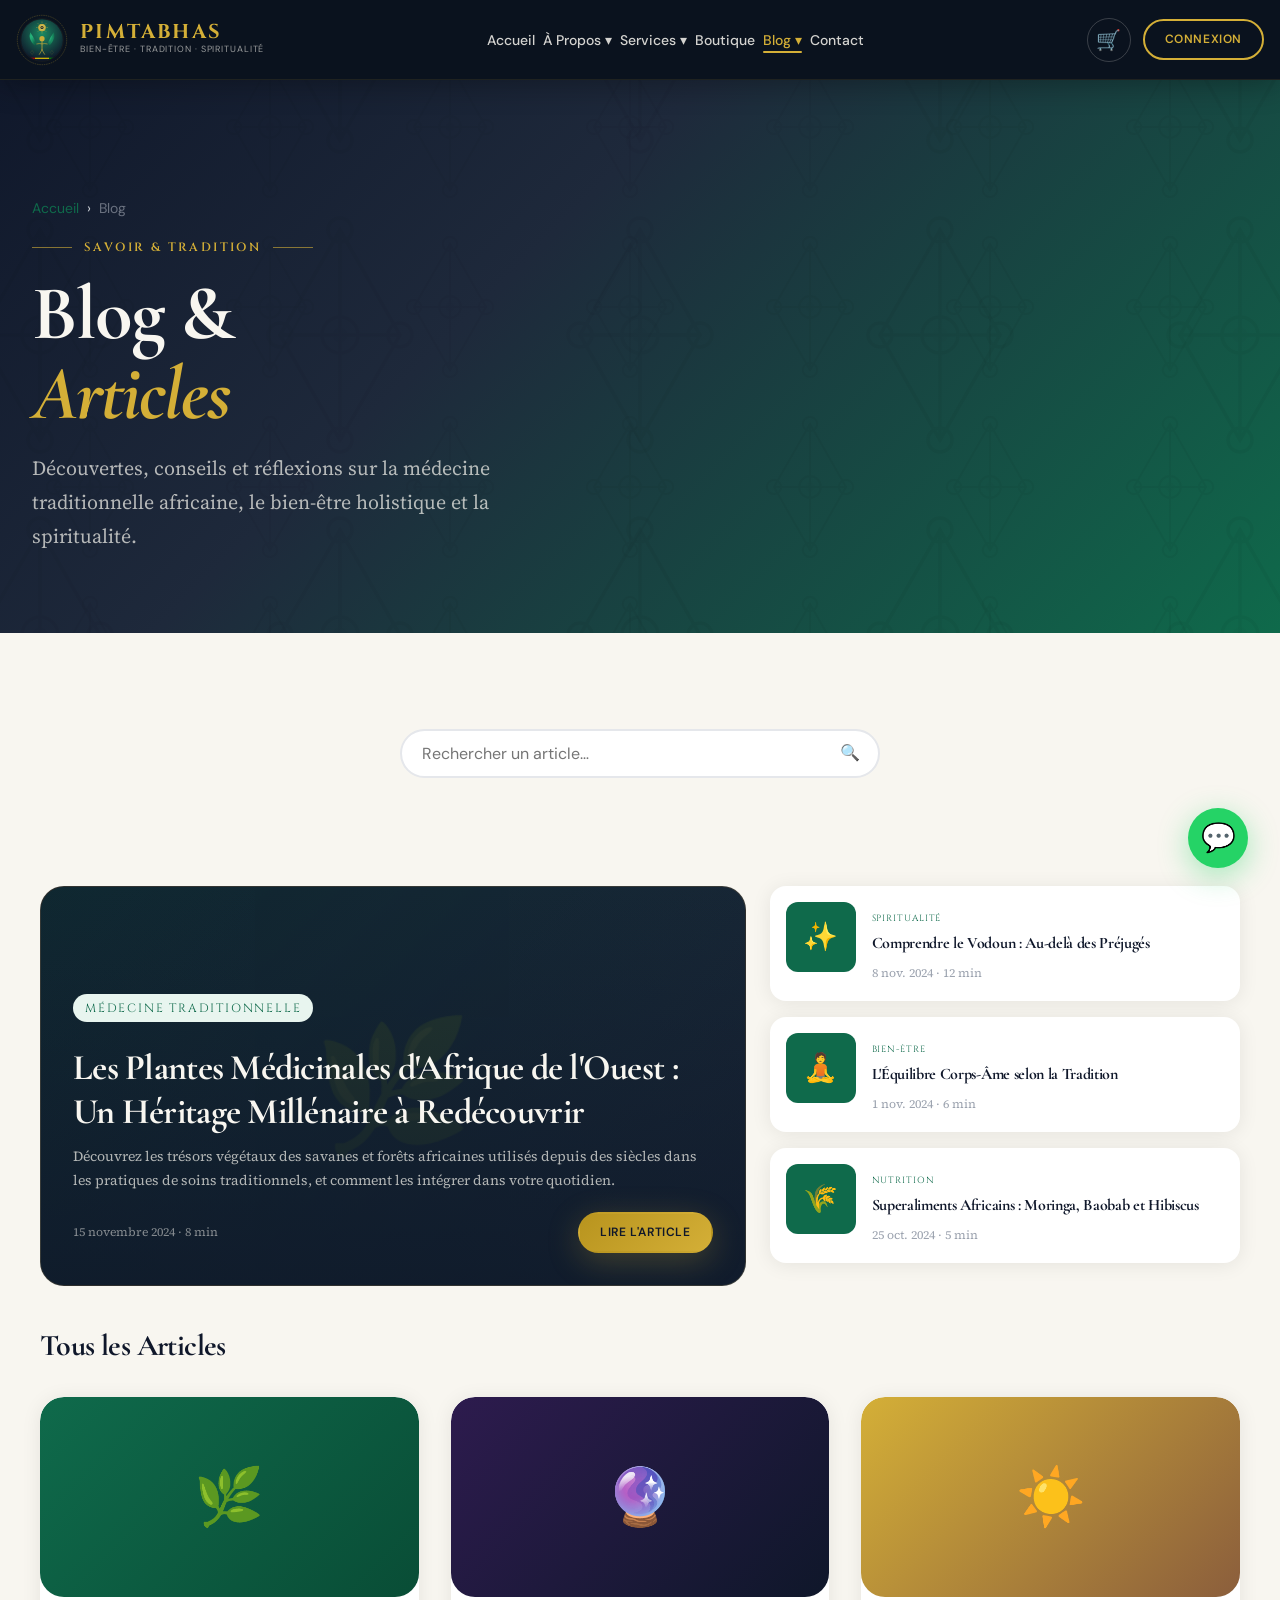
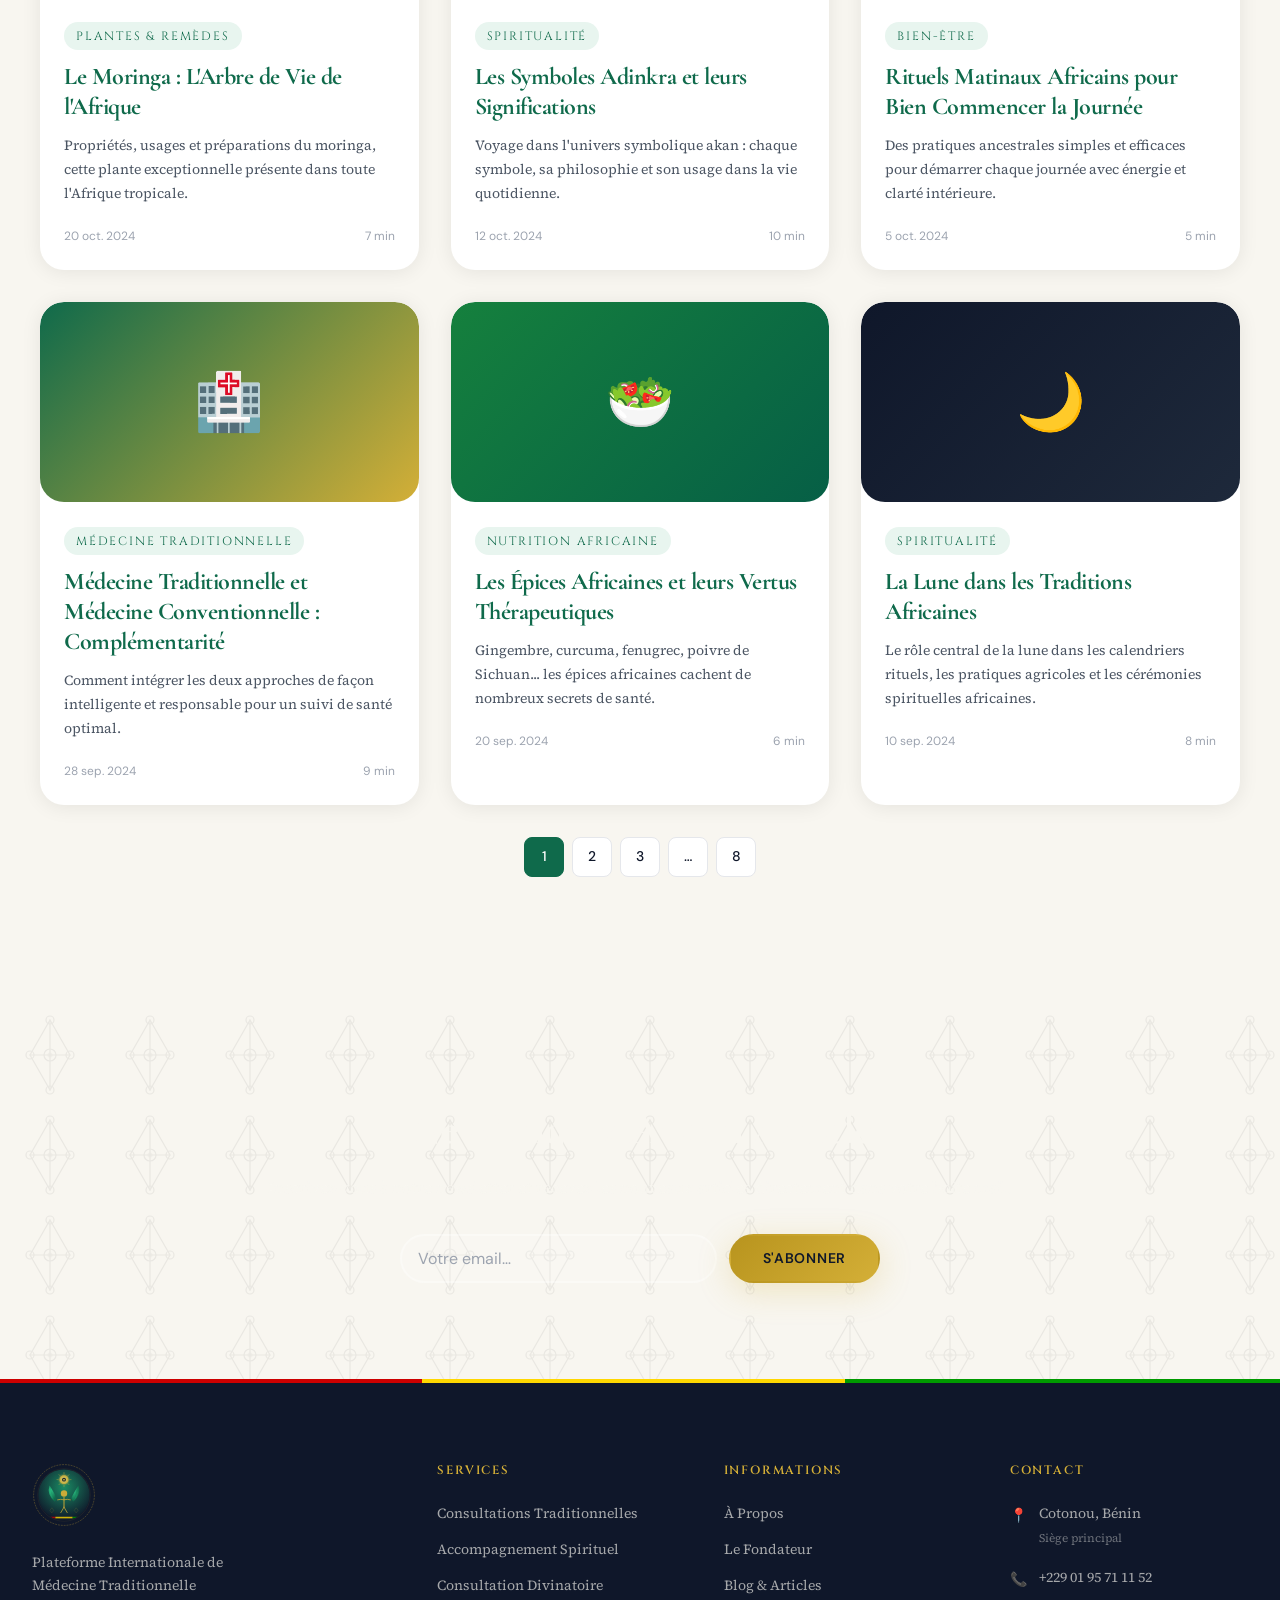
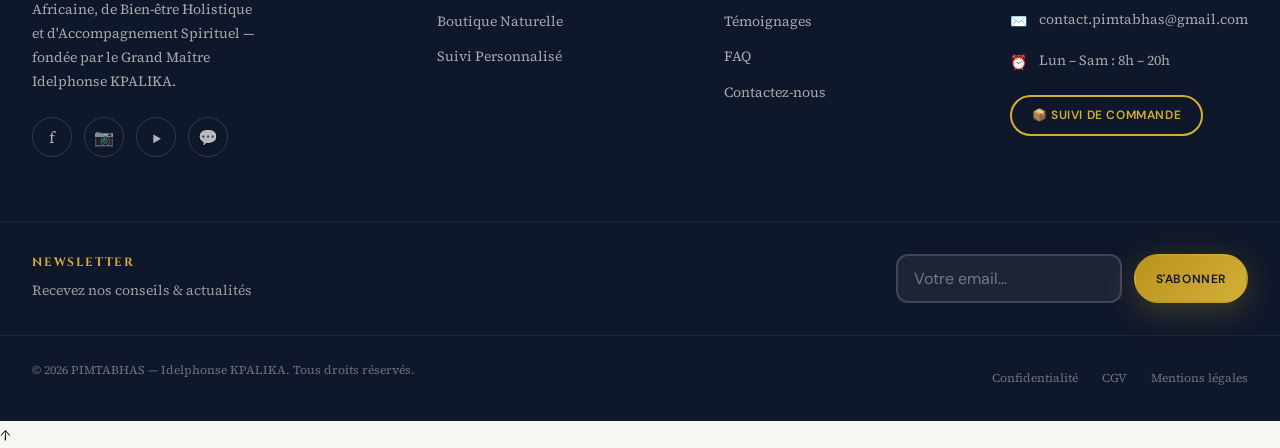
<file: pages/blog.html>
<!DOCTYPE html>
<html lang="fr">
<head>
  <meta charset="UTF-8"/>
  <meta name="viewport" content="width=device-width, initial-scale=1.0"/>
  <meta name="description" content="Blog PIMTABHAS — Articles sur la médecine traditionnelle africaine, le bien-être holistique et la spiritualité."/>
  <link rel="icon" type="image/svg+xml" href="../assets/images/favicon.svg"/>
  <title>Blog & Articles — PIMTABHAS</title>
  <link rel="stylesheet" href="../assets/css/variables.css"/>
  <link rel="stylesheet" href="../assets/css/reset.css"/>
  <link rel="stylesheet" href="../assets/css/typography.css"/>
  <link rel="stylesheet" href="../assets/css/components.css"/>
  <link rel="stylesheet" href="../assets/css/layout.css"/>
  <link rel="stylesheet" href="../assets/css/animations.css"/>
  <link rel="stylesheet" href="../assets/css/pages.css"/>
  <style>
    .blog-filters{display:flex;gap:var(--space-3);flex-wrap:wrap;justify-content:center;margin-bottom:var(--space-10);}
    .filter-btn{padding:var(--space-2) var(--space-5);border-radius:var(--radius-full);font-family:var(--font-ui);font-size:var(--text-sm);font-weight:var(--weight-medium);border:1px solid var(--color-gray-200);background:var(--color-white);color:var(--color-gray-600);cursor:pointer;transition:all var(--transition-base);}
    .filter-btn:hover,.filter-btn.active{background:var(--color-emerald);color:white;border-color:var(--color-emerald);}
    .blog-featured{display:grid;grid-template-columns:1.5fr 1fr;gap:var(--space-6);margin-bottom:var(--space-10);}
    .blog-featured-main{background:var(--gradient-night);border-radius:var(--radius-2xl);overflow:hidden;position:relative;min-height:400px;display:flex;flex-direction:column;justify-content:flex-end;padding:var(--space-8);border:1px solid rgba(212,175,55,.15);}
    .blog-featured-main::before{content:'';position:absolute;inset:0;background:var(--gradient-overlay);z-index:1;}
    .blog-featured-main .content{position:relative;z-index:2;}
    .blog-sidebar-posts{display:flex;flex-direction:column;gap:var(--space-4);}
    .blog-mini-card{display:flex;gap:var(--space-4);background:var(--color-white);border-radius:var(--radius-xl);padding:var(--space-4);box-shadow:var(--shadow-card);transition:all var(--transition-base);}
    .blog-mini-card:hover{box-shadow:var(--shadow-md);transform:translateX(3px);}
    .blog-mini-img{width:70px;height:70px;border-radius:var(--radius-lg);object-fit:cover;flex-shrink:0;background:var(--color-emerald);display:flex;align-items:center;justify-content:center;font-size:1.75rem;}
    .blog-search{position:relative;max-width:480px;margin:0 auto var(--space-8);}
    .blog-search input{width:100%;padding:var(--space-3) var(--space-12) var(--space-3) var(--space-5);border-radius:var(--radius-full);border:2px solid var(--color-gray-200);font-family:var(--font-ui);background:var(--color-white);transition:border-color var(--transition-base);}
    .blog-search input:focus{border-color:var(--color-emerald);}
    .blog-search-icon{position:absolute;right:var(--space-5);top:50%;transform:translateY(-50%);color:var(--color-gray-400);}
    @media(max-width:768px){.blog-featured{grid-template-columns:1fr;}.blog-featured-main{min-height:280px;}}
  </style>
  <link rel="stylesheet" href="../assets/css/responsive.css"/>
</head>
<body class="preload">
<div class="toast-container"></div>
<div id="site-header-placeholder"></div>

<section class="page-hero">
  <div style="position:absolute;inset:0;background-image:url('../assets/images/pattern-adinkra.svg');background-size:180px;background-repeat:repeat;opacity:.04;color:white;" aria-hidden="true"></div>
  <div class="page-hero__content">
    <div class="breadcrumb" style="margin-bottom:var(--space-4)"><a href="../index.html">Accueil</a><span class="breadcrumb__sep">›</span><span>Blog</span></div>
    <p class="section-label" style="margin-bottom:var(--space-4)">Savoir & Tradition</p>
    <h1 class="page-hero__title">Blog &<br/><em style="color:var(--color-gold)">Articles</em></h1>
    <p class="page-hero__subtitle">Découvertes, conseils et réflexions sur la médecine traditionnelle africaine, le bien-être holistique et la spiritualité.</p>
  </div>
</section>

<section class="section">
  <div class="container">
    <!-- Search -->
    <div class="blog-search reveal">
      <input type="text" id="blog-search-input" placeholder="Rechercher un article…" aria-label="Rechercher"/>
      <span class="blog-search-icon">🔍</span>
    </div>

    <!-- Filtres catégories -->
    <div class="blog-filters reveal">
      <button class="filter-btn active" data-cat="all">Tous les articles</button>
      <button class="filter-btn" data-cat="medecine">Médecine Traditionnelle</button>
      <button class="filter-btn" data-cat="spiritualite">Spiritualité</button>
      <button class="filter-btn" data-cat="bienetre">Bien-être Holistique</button>
      <button class="filter-btn" data-cat="plantes">Plantes & Remèdes</button>
      <button class="filter-btn" data-cat="nutrition">Nutrition Africaine</button>
    </div>

    <!-- Article vedette + sidebar -->
    <div class="blog-featured reveal">
      <article class="blog-featured-main">
        <div style="position:absolute;inset:0;background:linear-gradient(135deg,#0F6A4B,#0F172A);z-index:0;display:flex;align-items:center;justify-content:center;font-size:8rem;opacity:.2">🌿</div>
        <div class="content">
          <span class="blog-card__cat">Médecine Traditionnelle</span>
          <h2 style="font-family:var(--font-display);color:var(--color-cream);font-size:clamp(1.5rem,3vw,2.25rem);line-height:1.2;margin:var(--space-3) 0">Les Plantes Médicinales d'Afrique de l'Ouest : Un Héritage Millénaire à Redécouvrir</h2>
          <p style="color:rgba(248,246,240,.7);font-size:var(--text-sm);margin-bottom:var(--space-5)">Découvrez les trésors végétaux des savanes et forêts africaines utilisés depuis des siècles dans les pratiques de soins traditionnels, et comment les intégrer dans votre quotidien.</p>
          <div style="display:flex;align-items:center;justify-content:space-between">
            <span style="font-size:var(--text-xs);color:rgba(248,246,240,.5)">15 novembre 2024 · 8 min</span>
            <a href="#" class="btn btn--primary btn--sm">Lire l'article</a>
          </div>
        </div>
      </article>
      <div class="blog-sidebar-posts">
        <article class="blog-mini-card reveal delay-200">
          <div class="blog-mini-img">✨</div>
          <div><span style="font-family:var(--font-accent);font-size:9px;color:var(--color-emerald);letter-spacing:.1em;text-transform:uppercase">Spiritualité</span><h3 style="font-family:var(--font-display);font-size:var(--text-base);color:var(--color-night);margin:var(--space-1) 0;line-height:1.3"><a href="#" style="color:inherit;text-decoration:none">Comprendre le Vodoun : Au-delà des Préjugés</a></h3><span style="font-size:var(--text-xs);color:var(--color-gray-400)">8 nov. 2024 · 12 min</span></div>
        </article>
        <article class="blog-mini-card reveal delay-300">
          <div class="blog-mini-img">🧘</div>
          <div><span style="font-family:var(--font-accent);font-size:9px;color:var(--color-emerald);letter-spacing:.1em;text-transform:uppercase">Bien-être</span><h3 style="font-family:var(--font-display);font-size:var(--text-base);color:var(--color-night);margin:var(--space-1) 0;line-height:1.3"><a href="#" style="color:inherit;text-decoration:none">L'Équilibre Corps-Âme selon la Tradition</a></h3><span style="font-size:var(--text-xs);color:var(--color-gray-400)">1 nov. 2024 · 6 min</span></div>
        </article>
        <article class="blog-mini-card reveal delay-400">
          <div class="blog-mini-img">🌾</div>
          <div><span style="font-family:var(--font-accent);font-size:9px;color:var(--color-emerald);letter-spacing:.1em;text-transform:uppercase">Nutrition</span><h3 style="font-family:var(--font-display);font-size:var(--text-base);color:var(--color-night);margin:var(--space-1) 0;line-height:1.3"><a href="#" style="color:inherit;text-decoration:none">Superaliments Africains : Moringa, Baobab et Hibiscus</a></h3><span style="font-size:var(--text-xs);color:var(--color-gray-400)">25 oct. 2024 · 5 min</span></div>
        </article>
      </div>
    </div>

    <!-- Grille d'articles -->
    <h2 style="font-family:var(--font-display);font-size:var(--text-2xl);color:var(--color-night);margin-bottom:var(--space-8)" class="reveal">Tous les Articles</h2>
    <div class="grid grid--3 stagger" id="articles-grid">
      <article class="blog-card reveal" data-cat="plantes">
        <div class="img-zoom-wrap"><div style="width:100%;min-height:200px;background:linear-gradient(135deg,#0F6A4B,#094D36);display:flex;align-items:center;justify-content:center;font-size:3.5rem;">🌿</div></div>
        <div class="blog-card__body"><span class="blog-card__cat">Plantes & Remèdes</span><h3 class="blog-card__title"><a href="#">Le Moringa : L'Arbre de Vie de l'Afrique</a></h3><p class="blog-card__excerpt">Propriétés, usages et préparations du moringa, cette plante exceptionnelle présente dans toute l'Afrique tropicale.</p><div class="blog-card__meta"><span>20 oct. 2024</span><span>7 min</span></div></div>
      </article>
      <article class="blog-card reveal delay-200" data-cat="spiritualite">
        <div class="img-zoom-wrap"><div style="width:100%;min-height:200px;background:linear-gradient(135deg,#2D1B4E,#0F172A);display:flex;align-items:center;justify-content:center;font-size:3.5rem;">🔮</div></div>
        <div class="blog-card__body"><span class="blog-card__cat">Spiritualité</span><h3 class="blog-card__title"><a href="#">Les Symboles Adinkra et leurs Significations</a></h3><p class="blog-card__excerpt">Voyage dans l'univers symbolique akan : chaque symbole, sa philosophie et son usage dans la vie quotidienne.</p><div class="blog-card__meta"><span>12 oct. 2024</span><span>10 min</span></div></div>
      </article>
      <article class="blog-card reveal delay-300" data-cat="bienetre">
        <div class="img-zoom-wrap"><div style="width:100%;min-height:200px;background:linear-gradient(135deg,#D4AF37,#8B5E3C);display:flex;align-items:center;justify-content:center;font-size:3.5rem;">☀️</div></div>
        <div class="blog-card__body"><span class="blog-card__cat">Bien-être</span><h3 class="blog-card__title"><a href="#">Rituels Matinaux Africains pour Bien Commencer la Journée</a></h3><p class="blog-card__excerpt">Des pratiques ancestrales simples et efficaces pour démarrer chaque journée avec énergie et clarté intérieure.</p><div class="blog-card__meta"><span>5 oct. 2024</span><span>5 min</span></div></div>
      </article>
      <article class="blog-card reveal" data-cat="medecine">
        <div class="img-zoom-wrap"><div style="width:100%;min-height:200px;background:linear-gradient(135deg,#0F6A4B,#D4AF37);display:flex;align-items:center;justify-content:center;font-size:3.5rem;">🏥</div></div>
        <div class="blog-card__body"><span class="blog-card__cat">Médecine Traditionnelle</span><h3 class="blog-card__title"><a href="#">Médecine Traditionnelle et Médecine Conventionnelle : Complémentarité</a></h3><p class="blog-card__excerpt">Comment intégrer les deux approches de façon intelligente et responsable pour un suivi de santé optimal.</p><div class="blog-card__meta"><span>28 sep. 2024</span><span>9 min</span></div></div>
      </article>
      <article class="blog-card reveal delay-200" data-cat="nutrition">
        <div class="img-zoom-wrap"><div style="width:100%;min-height:200px;background:linear-gradient(135deg,#15803d,#065f46);display:flex;align-items:center;justify-content:center;font-size:3.5rem;">🥗</div></div>
        <div class="blog-card__body"><span class="blog-card__cat">Nutrition Africaine</span><h3 class="blog-card__title"><a href="#">Les Épices Africaines et leurs Vertus Thérapeutiques</a></h3><p class="blog-card__excerpt">Gingembre, curcuma, fenugrec, poivre de Sichuan... les épices africaines cachent de nombreux secrets de santé.</p><div class="blog-card__meta"><span>20 sep. 2024</span><span>6 min</span></div></div>
      </article>
      <article class="blog-card reveal delay-300" data-cat="spiritualite">
        <div class="img-zoom-wrap"><div style="width:100%;min-height:200px;background:linear-gradient(135deg,#0F172A,#1E293B);display:flex;align-items:center;justify-content:center;font-size:3.5rem;">🌙</div></div>
        <div class="blog-card__body"><span class="blog-card__cat">Spiritualité</span><h3 class="blog-card__title"><a href="#">La Lune dans les Traditions Africaines</a></h3><p class="blog-card__excerpt">Le rôle central de la lune dans les calendriers rituels, les pratiques agricoles et les cérémonies spirituelles africaines.</p><div class="blog-card__meta"><span>10 sep. 2024</span><span>8 min</span></div></div>
      </article>
    </div>

    <!-- Pagination -->
    <div class="pagination reveal">
      <a class="page-btn active" href="#">1</a>
      <a class="page-btn" href="#">2</a>
      <a class="page-btn" href="#">3</a>
      <span class="page-btn" style="cursor:default">…</span>
      <a class="page-btn" href="#">8</a>
    </div>
  </div>
</section>

<!-- NEWSLETTER -->
<section class="section newsletter-section" style="position:relative;overflow:hidden">
  <div style="position:absolute;inset:0;background-image:url('../assets/images/pattern-adinkra.svg');background-size:100px;background-repeat:repeat;opacity:.06;color:white;" aria-hidden="true"></div>
  <div class="container" style="text-align:center;position:relative;z-index:2">
    <div class="reveal">
      <h2 style="font-family:var(--font-display);color:var(--color-cream);font-size:clamp(1.75rem,4vw,2.75rem);margin-bottom:var(--space-4)">Ne Manquez Aucun Article</h2>
      <p style="color:rgba(248,246,240,.8);margin-bottom:var(--space-8)">Inscrivez-vous à notre newsletter et recevez les nouveaux articles directement dans votre boîte mail.</p>
      <form data-newsletter style="display:flex;gap:var(--space-3);max-width:480px;margin:0 auto" novalidate>
        <input class="form-control" type="email" placeholder="Votre email…" required style="flex:1;border-radius:var(--radius-full);background:rgba(255,255,255,.15);border-color:rgba(255,255,255,.3);color:white;"/>
        <button type="submit" class="btn btn--primary" style="flex-shrink:0">S'abonner</button>
      </form>
    </div>
  </div>
</section>

<div id="site-footer-placeholder"></div>
<script src="../assets/js/components.js"></script>
<script src="../assets/js/main.js"></script>
<script>
// Filtres blog
document.querySelectorAll('.filter-btn').forEach(btn => {
  btn.addEventListener('click', () => {
    document.querySelectorAll('.filter-btn').forEach(b => b.classList.remove('active'));
    btn.classList.add('active');
    const cat = btn.dataset.cat;
    document.querySelectorAll('#articles-grid article').forEach(article => {
      article.style.display = (cat === 'all' || article.dataset.cat === cat) ? '' : 'none';
    });
  });
});

// Recherche
const searchInput = document.getElementById('blog-search-input');
if(searchInput){
  searchInput.addEventListener('input', utils.debounce(function(){
    const q = this.value.toLowerCase();
    document.querySelectorAll('#articles-grid article').forEach(article => {
      const text = article.textContent.toLowerCase();
      article.style.display = text.includes(q) ? '' : 'none';
    });
  }, 300));
}
</script>
</body>
</html>
</file>
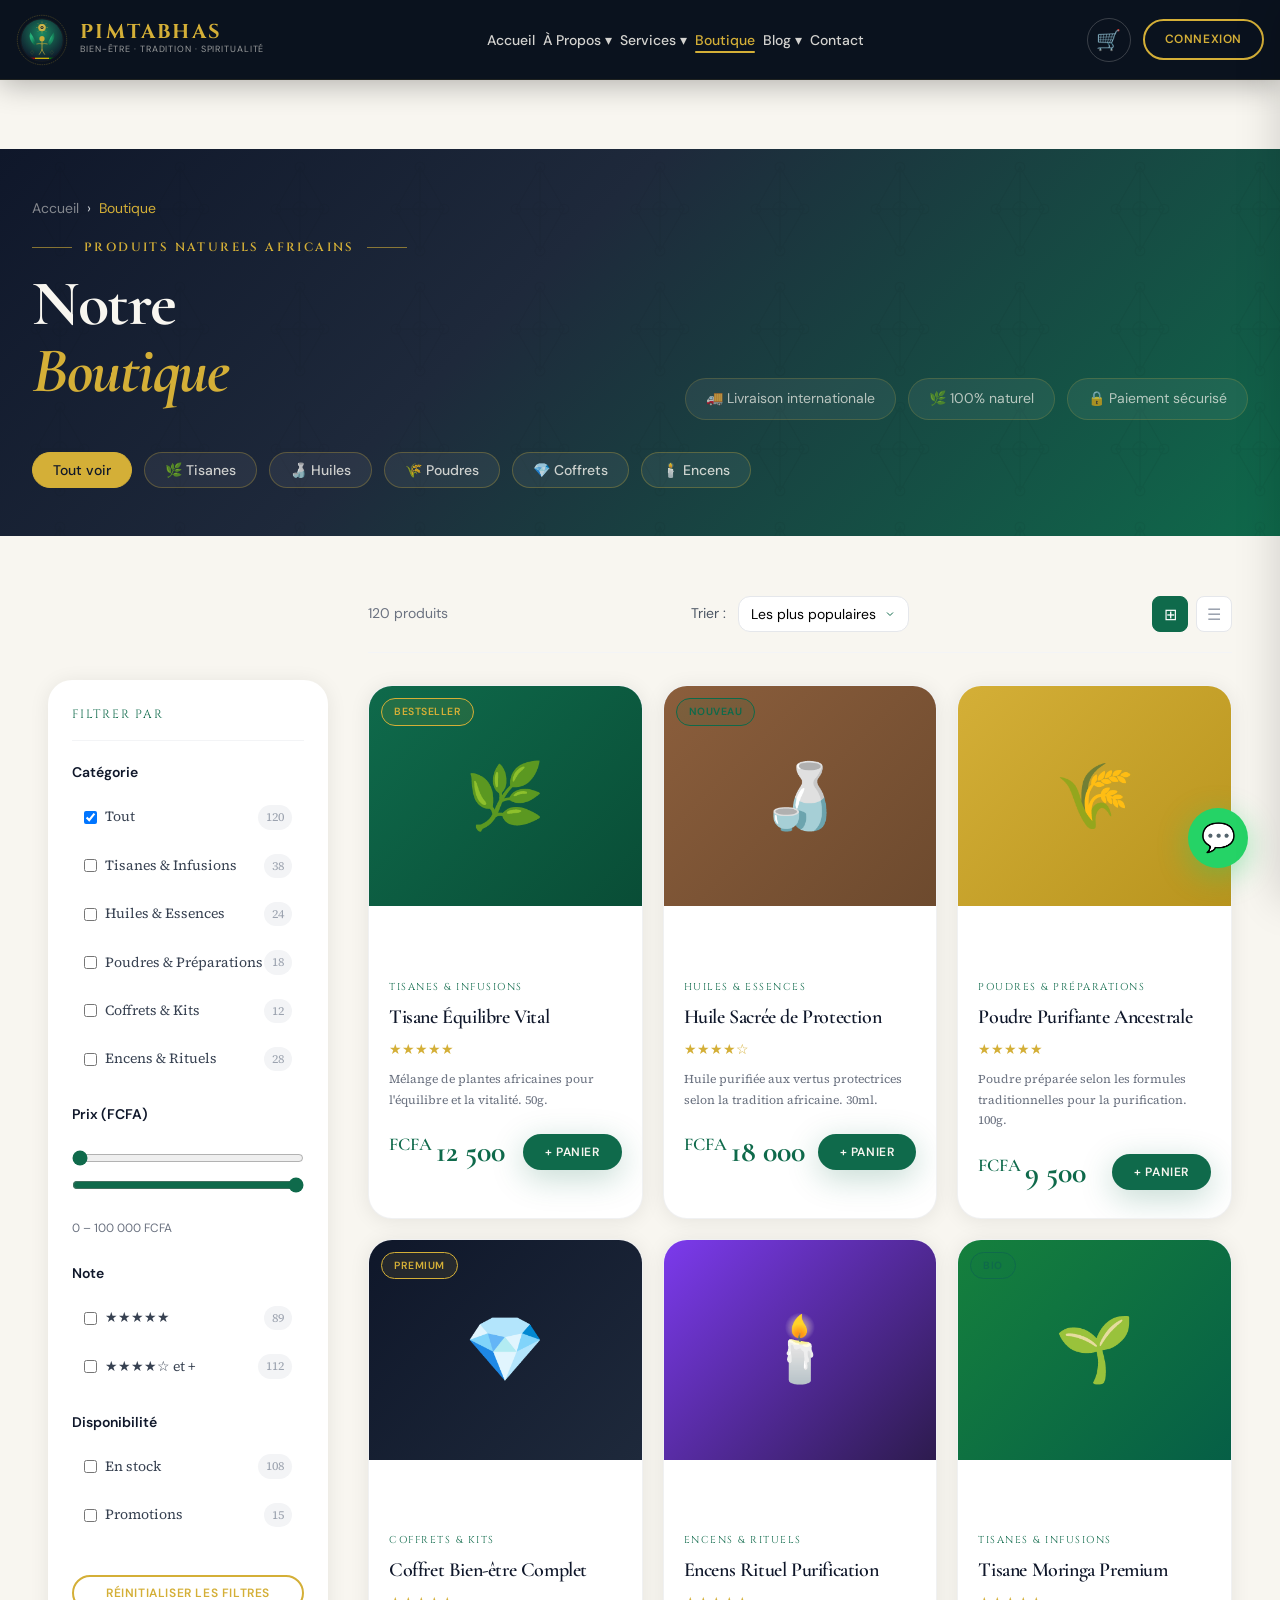
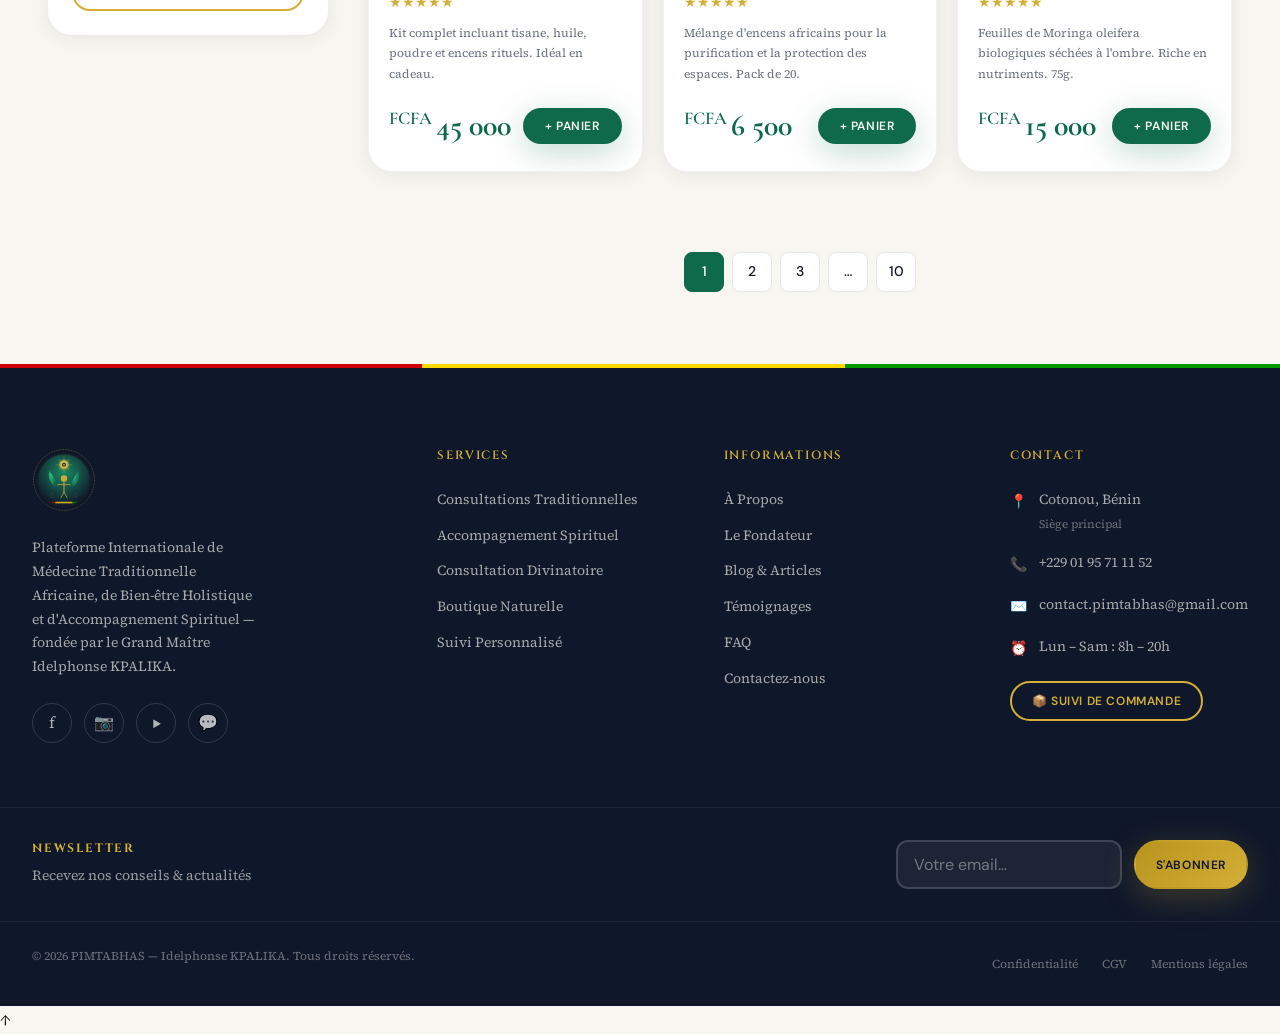
<file: pages/boutique.html>
<!DOCTYPE html>
<html lang="fr">
<head>
  <meta charset="UTF-8"/>
  <meta name="viewport" content="width=device-width, initial-scale=1.0"/>
  <meta name="description" content="Boutique PIMTABHAS — produits naturels africains : tisanes, huiles, poudres, coffrets. Livraison internationale."/>
  <link rel="icon" type="image/svg+xml" href="../assets/images/favicon.svg"/>
  <title>Boutique — PIMTABHAS</title>
  <link rel="stylesheet" href="../assets/css/variables.css"/>
  <link rel="stylesheet" href="../assets/css/reset.css"/>
  <link rel="stylesheet" href="../assets/css/typography.css"/>
  <link rel="stylesheet" href="../assets/css/components.css"/>
  <link rel="stylesheet" href="../assets/css/layout.css"/>
  <link rel="stylesheet" href="../assets/css/animations.css"/>
  <link rel="stylesheet" href="../assets/css/pages.css"/>
  <style>
    .shop-page{padding-top:calc(var(--header-height) + var(--space-8));}
    .shop-header{background:var(--gradient-premium);padding:var(--space-12) var(--space-8);position:relative;overflow:hidden;}
    .shop-header::before{content:'';position:absolute;inset:0;background-image:url('../assets/images/pattern-adinkra.svg');background-size:120px;background-repeat:repeat;opacity:.04;color:white;}
    .shop-toolbar{display:flex;align-items:center;justify-content:space-between;gap:var(--space-4);padding:var(--space-5) 0;border-bottom:1px solid var(--color-gray-100);margin-bottom:var(--space-8);flex-wrap:wrap;}
    .shop-results-count{font-family:var(--font-ui);font-size:var(--text-sm);color:var(--color-gray-500);}
    .shop-sort{display:flex;align-items:center;gap:var(--space-3);}
    .shop-sort label{font-family:var(--font-ui);font-size:var(--text-sm);color:var(--color-gray-600);white-space:nowrap;}
    .shop-sort select{padding:var(--space-2) var(--space-8) var(--space-2) var(--space-3);border-radius:var(--radius-lg);border:1px solid var(--color-gray-200);font-family:var(--font-ui);font-size:var(--text-sm);background-image:url("data:image/svg+xml,%3Csvg xmlns='http://www.w3.org/2000/svg' width='12' height='12' viewBox='0 0 24 24' fill='none' stroke='%230F6A4B' stroke-width='2'%3E%3Cpath d='M6 9l6 6 6-6'/%3E%3C/svg%3E");background-repeat:no-repeat;background-position:right .75rem center;appearance:none;background-color:white;}
    .view-toggles{display:flex;gap:var(--space-2);}
    .view-btn{width:36px;height:36px;border-radius:var(--radius-md);border:1px solid var(--color-gray-200);background:var(--color-white);display:flex;align-items:center;justify-content:center;cursor:pointer;color:var(--color-gray-400);transition:all var(--transition-base);}
    .view-btn.active{background:var(--color-emerald);color:white;border-color:var(--color-emerald);}
    .filter-price-range{display:flex;align-items:center;gap:var(--space-2);font-family:var(--font-ui);font-size:var(--text-xs);color:var(--color-gray-500);margin-top:var(--space-2);}
    .cart-drawer{position:fixed;top:0;right:-420px;width:420px;height:100vh;background:var(--color-white);box-shadow:-4px 0 40px rgba(0,0,0,.15);z-index:var(--z-modal);display:flex;flex-direction:column;transition:right var(--transition-slow);overflow:hidden;}
    .cart-drawer.is-open{right:0;}
    .cart-drawer-header{padding:var(--space-6) var(--space-8);border-bottom:1px solid var(--color-gray-100);display:flex;align-items:center;justify-content:space-between;}
    .cart-drawer-body{flex:1;overflow-y:auto;padding:var(--space-6) var(--space-8);}
    .cart-drawer-footer{padding:var(--space-6) var(--space-8);border-top:1px solid var(--color-gray-100);background:var(--color-gray-50);}
    .cart-item{display:flex;gap:var(--space-4);padding:var(--space-4) 0;border-bottom:1px solid var(--color-gray-50);}
    .cart-item:last-child{border-bottom:none;}
    .cart-item-img{width:72px;height:72px;border-radius:var(--radius-lg);object-fit:cover;flex-shrink:0;background:var(--color-emerald-pale);display:flex;align-items:center;justify-content:center;font-size:1.75rem;}
    .cart-item-name{font-family:var(--font-ui);font-weight:var(--weight-semibold);font-size:var(--text-sm);color:var(--color-night);}
    .cart-item-price{font-family:var(--font-display);font-size:var(--text-base);color:var(--color-emerald);font-weight:bold;}
    .qty-ctrl{display:flex;align-items:center;gap:var(--space-2);margin-top:var(--space-2);}
    .qty-btn{width:28px;height:28px;border-radius:var(--radius-full);border:1px solid var(--color-gray-200);background:var(--color-white);display:flex;align-items:center;justify-content:center;cursor:pointer;font-size:1rem;font-weight:bold;transition:all var(--transition-base);}
    .qty-btn:hover{background:var(--color-emerald);color:white;border-color:var(--color-emerald);}
    .qty-val{font-family:var(--font-ui);font-size:var(--text-sm);font-weight:var(--weight-semibold);min-width:24px;text-align:center;}
    .backdrop{position:fixed;inset:0;background:rgba(0,0,0,.4);backdrop-filter:blur(4px);z-index:calc(var(--z-modal) - 1);opacity:0;pointer-events:none;transition:opacity var(--transition-base);}
    .backdrop.is-open{opacity:1;pointer-events:auto;}
    @media(max-width:480px){.cart-drawer{width:100%;right:-100%;}}
  </style>
  <link rel="stylesheet" href="../assets/css/responsive.css"/>
</head>
<body class="preload">
<div class="toast-container"></div>
<div id="site-header-placeholder"></div>

<!-- Panier drawer -->
<div class="backdrop" id="cart-backdrop" onclick="closeCart()"></div>
<div class="cart-drawer" id="cart-drawer" role="dialog" aria-label="Panier">
  <div class="cart-drawer-header">
    <h2 style="font-family:var(--font-display);font-size:var(--text-xl);color:var(--color-night)">🛒 Mon Panier</h2>
    <button onclick="closeCart()" style="background:var(--color-gray-100);border:none;width:36px;height:36px;border-radius:50%;cursor:pointer;font-size:1.25rem;color:var(--color-gray-600)">✕</button>
  </div>
  <div class="cart-drawer-body" id="cart-items-list">
    <div id="cart-empty" style="text-align:center;padding:var(--space-16) 0">
      <div style="font-size:4rem;margin-bottom:var(--space-4)">🛒</div>
      <h3 style="font-family:var(--font-display);color:var(--color-gray-400);margin-bottom:var(--space-3)">Votre panier est vide</h3>
      <p style="font-size:var(--text-sm);color:var(--color-gray-400)">Ajoutez des produits pour commencer vos achats.</p>
    </div>
  </div>
  <div class="cart-drawer-footer" id="cart-footer" style="display:none">
    <div style="display:flex;justify-content:space-between;margin-bottom:var(--space-3)">
      <span style="font-family:var(--font-ui);color:var(--color-gray-600)">Sous-total</span>
      <span id="cart-subtotal" style="font-family:var(--font-display);font-size:var(--text-lg);color:var(--color-night);font-weight:bold">0 FCFA</span>
    </div>
    <p style="font-size:var(--text-xs);color:var(--color-gray-400);margin-bottom:var(--space-5)">Frais de livraison calculés à la prochaine étape</p>
    <a href="checkout.html" class="btn btn--primary" style="width:100%;justify-content:center;margin-bottom:var(--space-3)">Passer la commande</a>
    <button onclick="closeCart()" class="btn btn--ghost" style="width:100%;justify-content:center;color:var(--color-gray-500)">Continuer mes achats</button>
  </div>
</div>

<!-- HERO BOUTIQUE -->
<div class="shop-page">
  <div class="shop-header">
    <div style="max-width:var(--container-xl);margin:0 auto;position:relative;z-index:2">
      <div class="breadcrumb" style="margin-bottom:var(--space-4)"><a href="../index.html" style="color:rgba(248,246,240,.5)">Accueil</a><span class="breadcrumb__sep">›</span><span style="color:var(--color-gold)">Boutique</span></div>
      <div style="display:flex;align-items:flex-end;justify-content:space-between;flex-wrap:wrap;gap:var(--space-6)">
        <div>
          <p class="section-label" style="margin-bottom:var(--space-3)">Produits naturels africains</p>
          <h1 style="font-family:var(--font-display);font-size:clamp(2rem,5vw,4rem);color:var(--color-cream);line-height:1.05;margin-bottom:var(--space-4)">Notre<br/><em style="color:var(--color-gold)">Boutique</em></h1>
        </div>
        <div style="display:flex;gap:var(--space-3);flex-wrap:wrap">
          <div style="background:rgba(255,255,255,.06);border:1px solid rgba(212,175,55,.2);border-radius:var(--radius-full);padding:var(--space-2) var(--space-5);font-family:var(--font-ui);font-size:var(--text-sm);color:rgba(248,246,240,.7)">🚚 Livraison internationale</div>
          <div style="background:rgba(255,255,255,.06);border:1px solid rgba(212,175,55,.2);border-radius:var(--radius-full);padding:var(--space-2) var(--space-5);font-family:var(--font-ui);font-size:var(--text-sm);color:rgba(248,246,240,.7)">🌿 100% naturel</div>
          <div style="background:rgba(255,255,255,.06);border:1px solid rgba(212,175,55,.2);border-radius:var(--radius-full);padding:var(--space-2) var(--space-5);font-family:var(--font-ui);font-size:var(--text-sm);color:rgba(248,246,240,.7)">🔒 Paiement sécurisé</div>
        </div>
      </div>

      <!-- Catégories rapides -->
      <div style="display:flex;gap:var(--space-3);flex-wrap:wrap;margin-top:var(--space-8)">
        <button class="cat-tab active" data-cat="all" onclick="filterCat('all',this)">Tout voir</button>
        <button class="cat-tab" data-cat="tisanes" onclick="filterCat('tisanes',this)">🌿 Tisanes</button>
        <button class="cat-tab" data-cat="huiles" onclick="filterCat('huiles',this)">🍶 Huiles</button>
        <button class="cat-tab" data-cat="poudres" onclick="filterCat('poudres',this)">🌾 Poudres</button>
        <button class="cat-tab" data-cat="coffrets" onclick="filterCat('coffrets',this)">💎 Coffrets</button>
        <button class="cat-tab" data-cat="encens" onclick="filterCat('encens',this)">🕯️ Encens</button>
      </div>
      <style>
        .cat-tab{padding:var(--space-2) var(--space-5);border-radius:var(--radius-full);font-family:var(--font-ui);font-size:var(--text-sm);font-weight:var(--weight-medium);border:1px solid rgba(212,175,55,.3);background:rgba(255,255,255,.06);color:rgba(248,246,240,.8);cursor:pointer;transition:all var(--transition-base);}
        .cat-tab:hover,.cat-tab.active{background:var(--color-gold);color:var(--color-night);border-color:var(--color-gold);}
      </style>
    </div>
  </div>

  <!-- CONTENU BOUTIQUE -->
  <section style="padding:var(--space-10) var(--space-8)">
    <div class="container">
      <div class="shop-layout">

        <!-- SIDEBAR FILTRES -->
        <aside class="shop-sidebar">
          <div class="shop-filter-title">Filtrer par</div>

          <div class="filter-group">
            <div class="filter-label">Catégorie</div>
            <div class="filter-options">
              <label class="filter-option"><label><input type="checkbox" checked onchange="applyFilters()"/> Tout</label><span class="filter-count">120</span></label>
              <label class="filter-option"><label><input type="checkbox" data-filter-cat="tisanes" onchange="applyFilters()"/> Tisanes &amp; Infusions</label><span class="filter-count">38</span></label>
              <label class="filter-option"><label><input type="checkbox" data-filter-cat="huiles" onchange="applyFilters()"/> Huiles &amp; Essences</label><span class="filter-count">24</span></label>
              <label class="filter-option"><label><input type="checkbox" data-filter-cat="poudres" onchange="applyFilters()"/> Poudres &amp; Préparations</label><span class="filter-count">18</span></label>
              <label class="filter-option"><label><input type="checkbox" data-filter-cat="coffrets" onchange="applyFilters()"/> Coffrets &amp; Kits</label><span class="filter-count">12</span></label>
              <label class="filter-option"><label><input type="checkbox" data-filter-cat="encens" onchange="applyFilters()"/> Encens &amp; Rituels</label><span class="filter-count">28</span></label>
            </div>
          </div>

          <div class="filter-group">
            <div class="filter-label">Prix (FCFA)</div>
            <div class="price-range">
              <input type="range" id="price-min" min="0" max="100000" value="0" step="1000" oninput="updatePriceRange()"/>
              <input type="range" id="price-max" min="0" max="100000" value="100000" step="1000" oninput="updatePriceRange()"/>
            </div>
            <div class="filter-price-range">
              <span id="price-display">0 – 100 000 FCFA</span>
            </div>
          </div>

          <div class="filter-group">
            <div class="filter-label">Note</div>
            <div class="filter-options">
              <label class="filter-option"><label><input type="checkbox" data-filter-rating="5" onchange="applyFilters()"/> ★★★★★</label><span class="filter-count">89</span></label>
              <label class="filter-option"><label><input type="checkbox" data-filter-rating="4" onchange="applyFilters()"/> ★★★★☆ et +</label><span class="filter-count">112</span></label>
            </div>
          </div>

          <div class="filter-group">
            <div class="filter-label">Disponibilité</div>
            <div class="filter-options">
              <label class="filter-option"><label><input type="checkbox" onchange="applyFilters()"/> En stock</label><span class="filter-count">108</span></label>
              <label class="filter-option"><label><input type="checkbox" onchange="applyFilters()"/> Promotions</label><span class="filter-count">15</span></label>
            </div>
          </div>

          <button onclick="resetFilters()" class="btn btn--outline-gold btn--sm" style="width:100%;justify-content:center;margin-top:var(--space-4)">Réinitialiser les filtres</button>
        </aside>

        <!-- GRILLE PRODUITS -->
        <div>
          <div class="shop-toolbar">
            <span class="shop-results-count" id="results-count">120 produits</span>
            <div class="shop-sort">
              <label for="sort-select">Trier :</label>
              <select id="sort-select" onchange="sortProducts(this.value)">
                <option value="popular">Les plus populaires</option>
                <option value="price-asc">Prix croissant</option>
                <option value="price-desc">Prix décroissant</option>
                <option value="rating">Meilleures notes</option>
                <option value="newest">Nouveautés</option>
              </select>
            </div>
            <div class="view-toggles">
              <button class="view-btn active" onclick="setView('grid',this)" title="Vue grille">⊞</button>
              <button class="view-btn" onclick="setView('list',this)" title="Vue liste">☰</button>
            </div>
          </div>

          <div class="grid grid--3" id="products-grid" style="gap:var(--space-5)">

            <!-- Produit 1 -->
            <article class="product-card" data-cat="tisanes" data-price="12500" data-rating="5">
              <div class="product-card__img-wrap">
                <div style="background:linear-gradient(135deg,#0F6A4B,#094D36);min-height:220px;display:flex;align-items:center;justify-content:center;font-size:4rem;">🌿</div>
                <div class="product-card__badges"><span class="badge badge--gold" style="font-size:.65rem">Bestseller</span></div>
                <div class="product-card__actions">
                  <button class="product-action-btn" onclick="quickAddToCart('prod-1','Tisane Équilibre Vital',12500,'🌿')" title="Ajouter au panier">🛒</button>
                  <button class="product-action-btn" title="Favori">♡</button>
                  <button class="product-action-btn" onclick="openProductModal('prod-1')" title="Aperçu rapide">👁</button>
                </div>
              </div>
              <div class="product-card__body">
                <div class="product-card__cat">Tisanes &amp; Infusions</div>
                <h3 class="product-card__name">Tisane Équilibre Vital</h3>
                <div class="stars" style="font-size:.875rem;margin-bottom:var(--space-2)">★★★★★</div>
                <p style="font-size:var(--text-xs);color:var(--color-gray-500);margin-bottom:var(--space-3)">Mélange de plantes africaines pour l'équilibre et la vitalité. 50g.</p>
                <div class="product-card__footer">
                  <div class="price"><span class="price__currency">FCFA </span>12 500</div>
                  <button class="btn btn--secondary btn--sm" onclick="quickAddToCart('prod-1','Tisane Équilibre Vital',12500,'🌿')">+ Panier</button>
                </div>
              </div>
            </article>

            <article class="product-card" data-cat="huiles" data-price="18000" data-rating="4">
              <div class="product-card__img-wrap">
                <div style="background:linear-gradient(135deg,#8B5E3C,#6D4A2E);min-height:220px;display:flex;align-items:center;justify-content:center;font-size:4rem;">🍶</div>
                <div class="product-card__badges"><span class="badge badge--emerald" style="font-size:.65rem">Nouveau</span></div>
                <div class="product-card__actions">
                  <button class="product-action-btn" onclick="quickAddToCart('prod-2','Huile Sacrée de Protection',18000,'🍶')" title="Ajouter au panier">🛒</button>
                  <button class="product-action-btn" title="Favori">♡</button>
                  <button class="product-action-btn" onclick="openProductModal('prod-2')" title="Aperçu rapide">👁</button>
                </div>
              </div>
              <div class="product-card__body">
                <div class="product-card__cat">Huiles &amp; Essences</div>
                <h3 class="product-card__name">Huile Sacrée de Protection</h3>
                <div class="stars" style="font-size:.875rem;margin-bottom:var(--space-2)">★★★★☆</div>
                <p style="font-size:var(--text-xs);color:var(--color-gray-500);margin-bottom:var(--space-3)">Huile purifiée aux vertus protectrices selon la tradition africaine. 30ml.</p>
                <div class="product-card__footer">
                  <div class="price"><span class="price__currency">FCFA </span>18 000</div>
                  <button class="btn btn--secondary btn--sm" onclick="quickAddToCart('prod-2','Huile Sacrée de Protection',18000,'🍶')">+ Panier</button>
                </div>
              </div>
            </article>

            <article class="product-card" data-cat="poudres" data-price="9500" data-rating="5">
              <div class="product-card__img-wrap">
                <div style="background:linear-gradient(135deg,#D4AF37,#B8941E);min-height:220px;display:flex;align-items:center;justify-content:center;font-size:4rem;">🌾</div>
                <div class="product-card__actions">
                  <button class="product-action-btn" onclick="quickAddToCart('prod-3','Poudre Purifiante Ancestrale',9500,'🌾')" title="Ajouter au panier">🛒</button>
                  <button class="product-action-btn" title="Favori">♡</button>
                </div>
              </div>
              <div class="product-card__body">
                <div class="product-card__cat">Poudres &amp; Préparations</div>
                <h3 class="product-card__name">Poudre Purifiante Ancestrale</h3>
                <div class="stars" style="font-size:.875rem;margin-bottom:var(--space-2)">★★★★★</div>
                <p style="font-size:var(--text-xs);color:var(--color-gray-500);margin-bottom:var(--space-3)">Poudre préparée selon les formules traditionnelles pour la purification. 100g.</p>
                <div class="product-card__footer">
                  <div class="price"><span class="price__currency">FCFA </span>9 500</div>
                  <button class="btn btn--secondary btn--sm" onclick="quickAddToCart('prod-3','Poudre Purifiante Ancestrale',9500,'🌾')">+ Panier</button>
                </div>
              </div>
            </article>

            <article class="product-card" data-cat="coffrets" data-price="45000" data-rating="5">
              <div class="product-card__img-wrap">
                <div style="background:linear-gradient(135deg,#0F172A,#1E293B);min-height:220px;display:flex;align-items:center;justify-content:center;font-size:4rem;">💎</div>
                <div class="product-card__badges"><span class="badge badge--gold" style="font-size:.65rem">Premium</span></div>
                <div class="product-card__actions">
                  <button class="product-action-btn" onclick="quickAddToCart('prod-4','Coffret Bien-être Complet',45000,'💎')" title="Ajouter au panier">🛒</button>
                  <button class="product-action-btn" title="Favori">♡</button>
                </div>
              </div>
              <div class="product-card__body">
                <div class="product-card__cat">Coffrets &amp; Kits</div>
                <h3 class="product-card__name">Coffret Bien-être Complet</h3>
                <div class="stars" style="font-size:.875rem;margin-bottom:var(--space-2)">★★★★★</div>
                <p style="font-size:var(--text-xs);color:var(--color-gray-500);margin-bottom:var(--space-3)">Kit complet incluant tisane, huile, poudre et encens rituels. Idéal en cadeau.</p>
                <div class="product-card__footer">
                  <div class="price"><span class="price__currency">FCFA </span>45 000</div>
                  <button class="btn btn--secondary btn--sm" onclick="quickAddToCart('prod-4','Coffret Bien-être Complet',45000,'💎')">+ Panier</button>
                </div>
              </div>
            </article>

            <article class="product-card" data-cat="encens" data-price="6500" data-rating="5">
              <div class="product-card__img-wrap">
                <div style="background:linear-gradient(135deg,#7C3AED,#2D1B4E);min-height:220px;display:flex;align-items:center;justify-content:center;font-size:4rem;">🕯️</div>
                <div class="product-card__actions">
                  <button class="product-action-btn" onclick="quickAddToCart('prod-5','Encens Rituel Purification',6500,'🕯️')" title="Ajouter au panier">🛒</button>
                  <button class="product-action-btn" title="Favori">♡</button>
                </div>
              </div>
              <div class="product-card__body">
                <div class="product-card__cat">Encens &amp; Rituels</div>
                <h3 class="product-card__name">Encens Rituel Purification</h3>
                <div class="stars" style="font-size:.875rem;margin-bottom:var(--space-2)">★★★★★</div>
                <p style="font-size:var(--text-xs);color:var(--color-gray-500);margin-bottom:var(--space-3)">Mélange d'encens africains pour la purification et la protection des espaces. Pack de 20.</p>
                <div class="product-card__footer">
                  <div class="price"><span class="price__currency">FCFA </span>6 500</div>
                  <button class="btn btn--secondary btn--sm" onclick="quickAddToCart('prod-5','Encens Rituel Purification',6500,'🕯️')">+ Panier</button>
                </div>
              </div>
            </article>

            <article class="product-card" data-cat="tisanes" data-price="15000" data-rating="5">
              <div class="product-card__img-wrap">
                <div style="background:linear-gradient(135deg,#15803d,#065f46);min-height:220px;display:flex;align-items:center;justify-content:center;font-size:4rem;">🌱</div>
                <div class="product-card__badges"><span class="badge badge--emerald" style="font-size:.65rem">Bio</span></div>
                <div class="product-card__actions">
                  <button class="product-action-btn" onclick="quickAddToCart('prod-6','Tisane Moringa Premium',15000,'🌱')" title="Ajouter au panier">🛒</button>
                  <button class="product-action-btn" title="Favori">♡</button>
                </div>
              </div>
              <div class="product-card__body">
                <div class="product-card__cat">Tisanes &amp; Infusions</div>
                <h3 class="product-card__name">Tisane Moringa Premium</h3>
                <div class="stars" style="font-size:.875rem;margin-bottom:var(--space-2)">★★★★★</div>
                <p style="font-size:var(--text-xs);color:var(--color-gray-500);margin-bottom:var(--space-3)">Feuilles de Moringa oleifera biologiques séchées à l'ombre. Riche en nutriments. 75g.</p>
                <div class="product-card__footer">
                  <div class="price"><span class="price__currency">FCFA </span>15 000</div>
                  <button class="btn btn--secondary btn--sm" onclick="quickAddToCart('prod-6','Tisane Moringa Premium',15000,'🌱')">+ Panier</button>
                </div>
              </div>
            </article>

          </div>

          <!-- Pagination -->
          <div class="pagination" style="margin-top:var(--space-12)">
            <a class="page-btn active" href="#">1</a>
            <a class="page-btn" href="#">2</a>
            <a class="page-btn" href="#">3</a>
            <span class="page-btn" style="cursor:default">…</span>
            <a class="page-btn" href="#">10</a>
          </div>
        </div>

      </div>
    </div>
  </section>
</div>

<div id="site-footer-placeholder"></div>
<script src="../assets/js/components.js"></script>
<script src="../assets/js/main.js"></script>
<script>
// ── PANIER DRAWER ────────────────────────────────────────────
function openCart(){
  document.getElementById('cart-drawer').classList.add('is-open');
  document.getElementById('cart-backdrop').classList.add('is-open');
  document.body.style.overflow='hidden';
  renderCartDrawer();
}
function closeCart(){
  document.getElementById('cart-drawer').classList.remove('is-open');
  document.getElementById('cart-backdrop').classList.remove('is-open');
  document.body.style.overflow='';
}

// Ouvrir panier au clic header
document.addEventListener('click',e=>{
  if(e.target.closest('.header-cart')) { e.preventDefault(); openCart(); }
});

function renderCartDrawer(){
  const cart=getCart();
  const empty=document.getElementById('cart-empty');
  const footer=document.getElementById('cart-footer');
  const list=document.getElementById('cart-items-list');
  if(!cart.length){
    empty.style.display='block'; footer.style.display='none';
    list.innerHTML=''; list.appendChild(empty); return;
  }
  empty.style.display='none'; footer.style.display='block';
  const items = cart.map(item=>`
    <div class="cart-item">
      <div class="cart-item-img">${item.emoji||'🌿'}</div>
      <div style="flex:1">
        <div class="cart-item-name">${utils.sanitize(item.name)}</div>
        <div class="cart-item-price">${(item.price*item.qty).toLocaleString('fr-FR')} FCFA</div>
        <div class="qty-ctrl">
          <button class="qty-btn" onclick="changeQty('${item.id}',-1)">−</button>
          <span class="qty-val">${item.qty}</span>
          <button class="qty-btn" onclick="changeQty('${item.id}',1)">+</button>
          <button onclick="removeFromCart('${item.id}');renderCartDrawer();updateCartBadge()" style="margin-left:var(--space-2);background:none;border:none;cursor:pointer;color:var(--color-gray-300);font-size:1rem" title="Supprimer">🗑</button>
        </div>
      </div>
    </div>`).join('');
  list.innerHTML=items;
  const total=cart.reduce((s,i)=>s+i.price*i.qty,0);
  document.getElementById('cart-subtotal').textContent=total.toLocaleString('fr-FR')+' FCFA';
}

function changeQty(id,delta){
  const cart=getCart();
  const item=cart.find(i=>i.id===id);
  if(item){ item.qty=Math.max(1,item.qty+delta); saveCart(cart); renderCartDrawer(); }
}

function quickAddToCart(id,name,price,emoji){
  addToCart({id,name,price,emoji,qty:1});
  openCart();
}

// ── FILTRES ──────────────────────────────────────────────────
function filterCat(cat,btn){
  document.querySelectorAll('.cat-tab').forEach(b=>b.classList.remove('active'));
  btn.classList.add('active');
  document.querySelectorAll('#products-grid article').forEach(article=>{
    article.style.display=(cat==='all'||article.dataset.cat===cat)?'':'none';
  });
  updateCount();
}

function applyFilters(){ updateCount(); }
function resetFilters(){
  document.querySelectorAll('[data-filter-cat],[data-filter-rating]').forEach(cb=>cb.checked=false);
  document.getElementById('price-min').value=0;
  document.getElementById('price-max').value=100000;
  updatePriceRange();
  document.querySelectorAll('#products-grid article').forEach(a=>a.style.display='');
  updateCount();
}

function updatePriceRange(){
  const min=parseInt(document.getElementById('price-min').value);
  const max=parseInt(document.getElementById('price-max').value);
  document.getElementById('price-display').textContent=`${min.toLocaleString('fr-FR')} – ${max.toLocaleString('fr-FR')} FCFA`;
}

function updateCount(){
  const visible=document.querySelectorAll('#products-grid article:not([style*="display: none"])').length;
  document.getElementById('results-count').textContent=`${visible} produit${visible>1?'s':''}`;
}

function sortProducts(val){
  const grid=document.getElementById('products-grid');
  const items=[...grid.querySelectorAll('article')];
  items.sort((a,b)=>{
    if(val==='price-asc') return parseInt(a.dataset.price)-parseInt(b.dataset.price);
    if(val==='price-desc') return parseInt(b.dataset.price)-parseInt(a.dataset.price);
    if(val==='rating') return parseInt(b.dataset.rating)-parseInt(a.dataset.rating);
    return 0;
  });
  items.forEach(i=>grid.appendChild(i));
}

function setView(view,btn){
  document.querySelectorAll('.view-btn').forEach(b=>b.classList.remove('active'));
  btn.classList.add('active');
  const grid=document.getElementById('products-grid');
  if(view==='list'){
    grid.style.gridTemplateColumns='1fr';
  } else {
    grid.style.gridTemplateColumns='';
    grid.className='grid grid--3';
    grid.style.gap='var(--space-5)';
  }
}

function openProductModal(id){ showToast('Aperçu rapide — bientôt disponible','info'); }
</script>
</body>
</html>
</file>
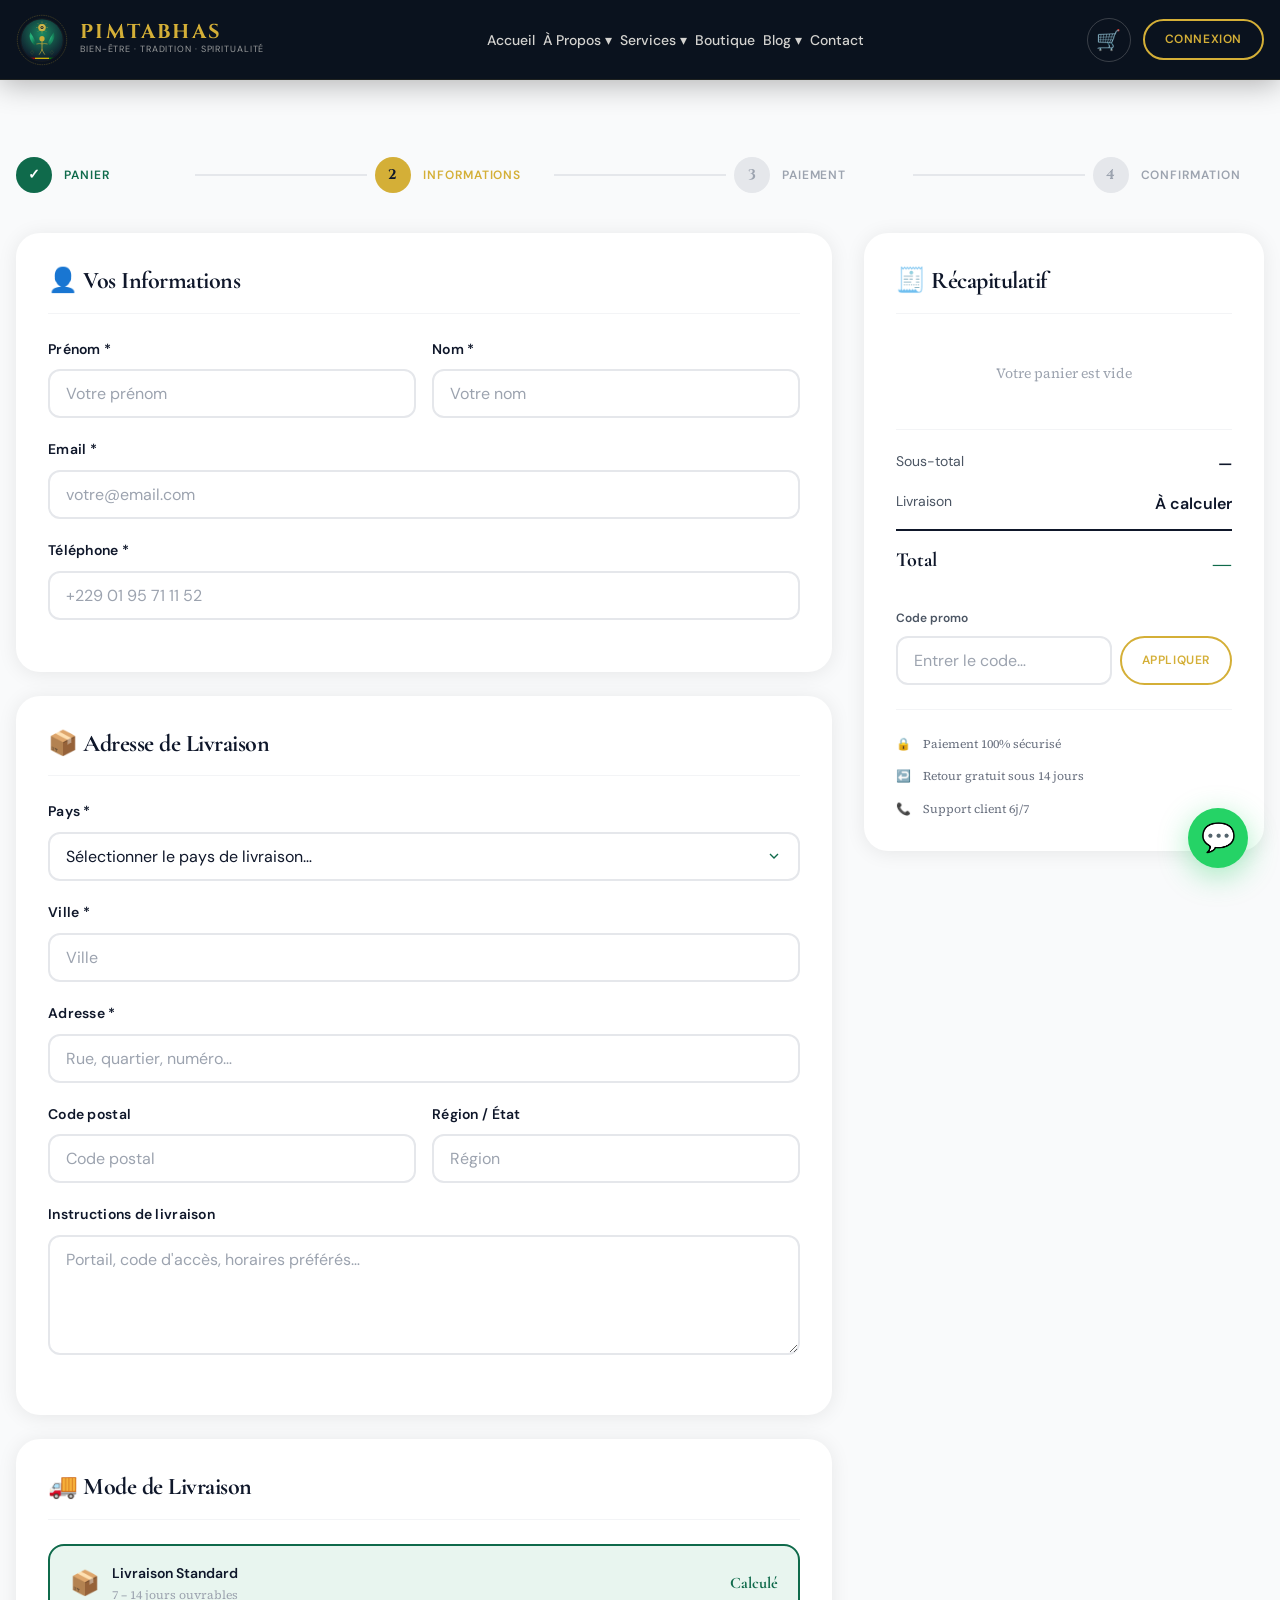
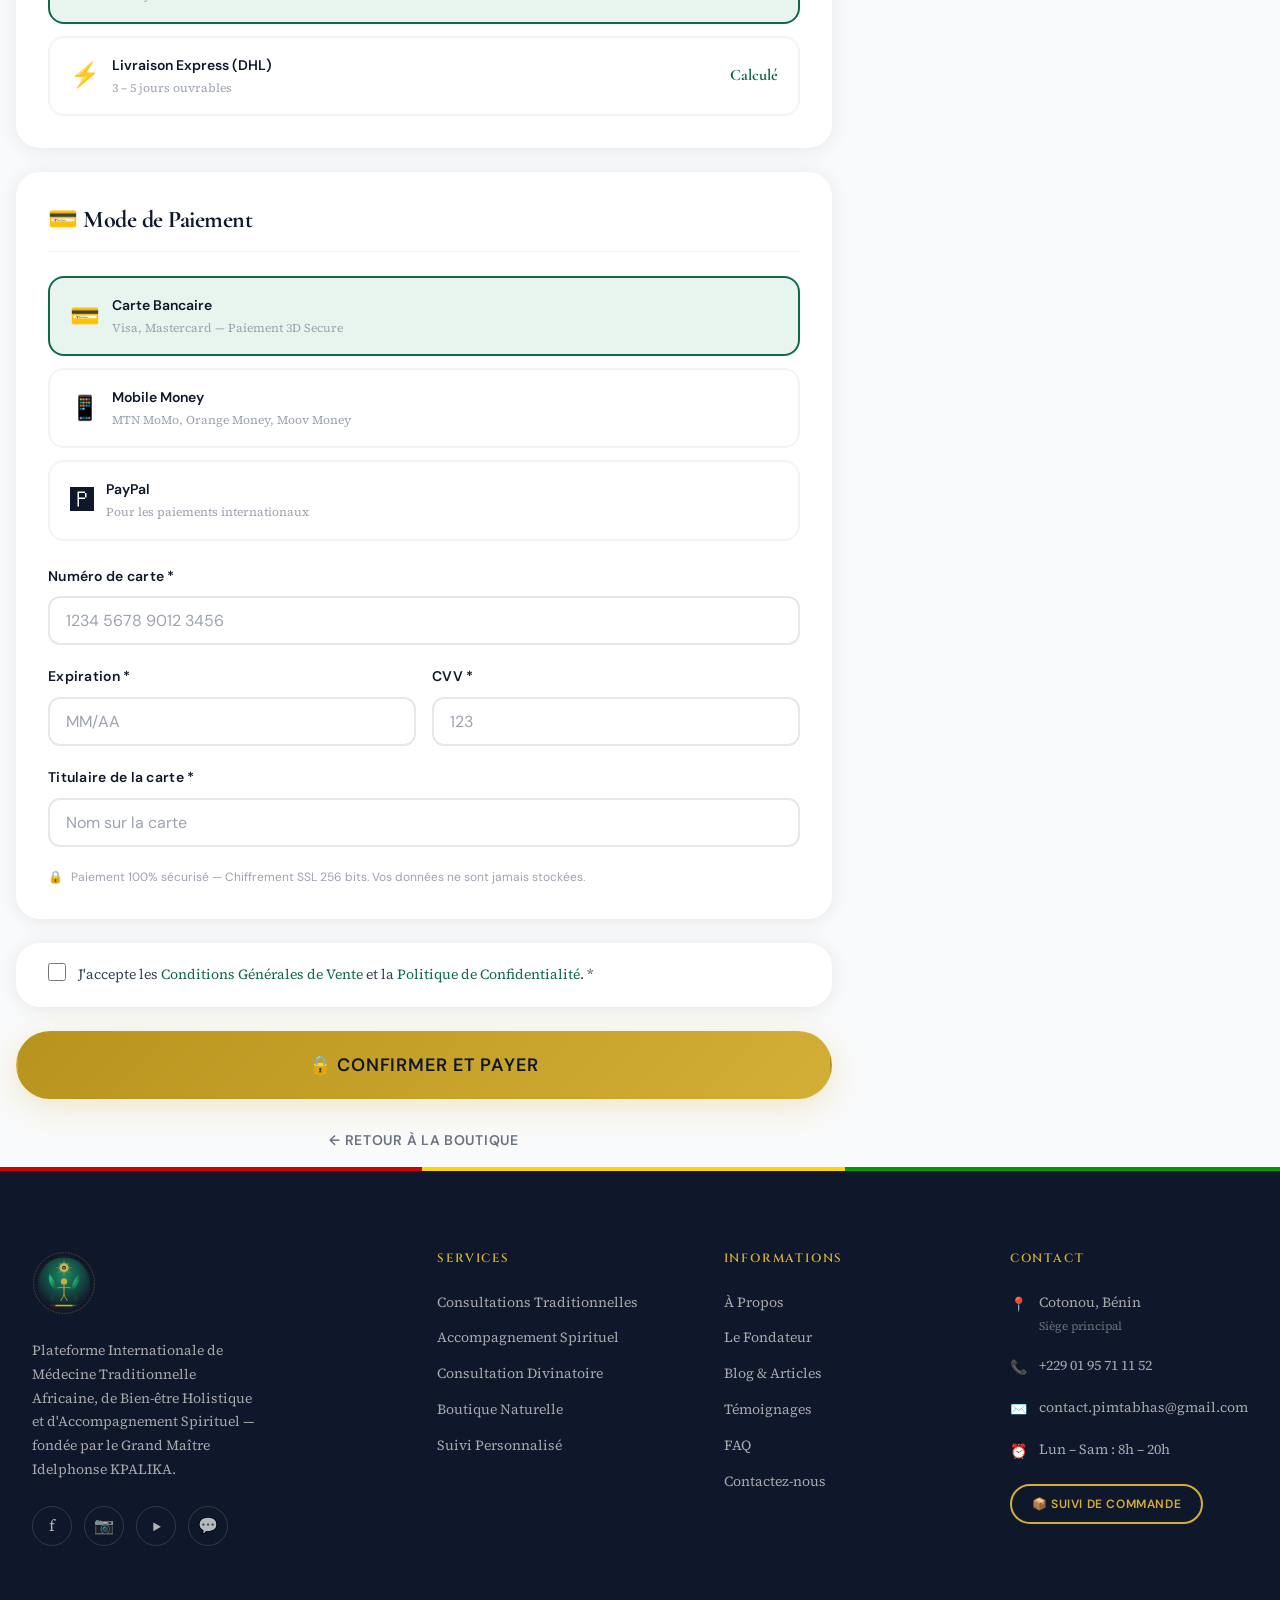
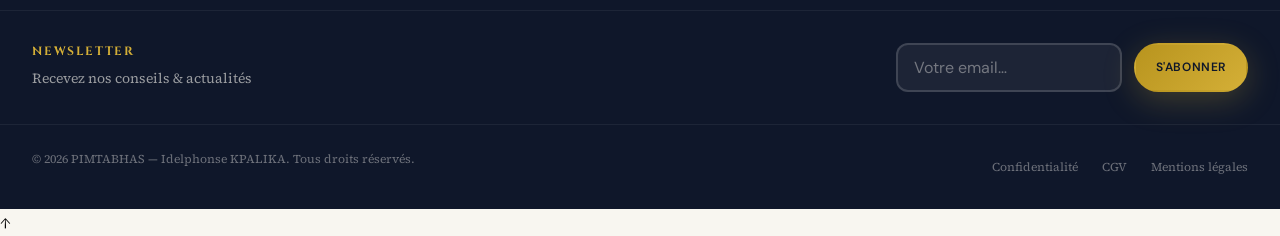
<file: pages/checkout.html>
<!DOCTYPE html>
<html lang="fr">
<head>
  <meta charset="UTF-8"/>
  <meta name="viewport" content="width=device-width, initial-scale=1.0"/>
  <link rel="icon" type="image/svg+xml" href="../assets/images/favicon.svg"/>
  <title>Finaliser la commande — PIMTABHAS</title>
  <link rel="stylesheet" href="../assets/css/variables.css"/>
  <link rel="stylesheet" href="../assets/css/reset.css"/>
  <link rel="stylesheet" href="../assets/css/typography.css"/>
  <link rel="stylesheet" href="../assets/css/components.css"/>
  <link rel="stylesheet" href="../assets/css/layout.css"/>
  <link rel="stylesheet" href="../assets/css/animations.css"/>
  <link rel="stylesheet" href="../assets/css/pages.css"/>
  <style>
    .checkout-page{padding-top:calc(var(--header-height) + var(--space-10));background:var(--color-gray-50);min-height:100vh;}
    .checkout-layout{display:grid;grid-template-columns:1fr 400px;gap:var(--space-8);align-items:start;}
    .checkout-steps{display:flex;align-items:center;gap:0;margin-bottom:var(--space-10);}
    .checkout-step{display:flex;align-items:center;gap:var(--space-3);flex:1;}
    .checkout-step-num{width:36px;height:36px;border-radius:50%;display:flex;align-items:center;justify-content:center;font-family:var(--font-accent);font-size:var(--text-sm);font-weight:bold;flex-shrink:0;}
    .checkout-step-num--done{background:var(--color-emerald);color:white;}
    .checkout-step-num--active{background:var(--color-gold);color:var(--color-night);}
    .checkout-step-num--pending{background:var(--color-gray-200);color:var(--color-gray-400);}
    .checkout-step-label{font-family:var(--font-ui);font-size:var(--text-xs);font-weight:var(--weight-semibold);text-transform:uppercase;letter-spacing:.08em;}
    .checkout-step-sep{flex:1;height:2px;background:var(--color-gray-200);margin:0 var(--space-2);}
    .checkout-section{background:var(--color-white);border-radius:var(--radius-2xl);padding:var(--space-8);box-shadow:var(--shadow-card);margin-bottom:var(--space-6);}
    .checkout-section-title{font-family:var(--font-display);font-size:var(--text-xl);color:var(--color-night);margin-bottom:var(--space-6);padding-bottom:var(--space-4);border-bottom:1px solid var(--color-gray-100);}
    .order-summary{background:var(--color-white);border-radius:var(--radius-2xl);padding:var(--space-8);box-shadow:var(--shadow-card);position:sticky;top:calc(var(--header-height) + var(--space-6));}
    .summary-item{display:flex;justify-content:space-between;gap:var(--space-4);padding:var(--space-3) 0;border-bottom:1px solid var(--color-gray-50);}
    .summary-item:last-child{border-bottom:none;}
    .payment-method{border:2px solid var(--color-gray-100);border-radius:var(--radius-xl);padding:var(--space-4) var(--space-5);cursor:pointer;transition:all var(--transition-base);display:flex;align-items:center;gap:var(--space-3);}
    .payment-method:hover{border-color:var(--color-emerald);}
    .payment-method input:checked~*{color:var(--color-emerald);}
    label:has(input:checked) .payment-method{border-color:var(--color-emerald);background:var(--color-emerald-pale);}
    .secure-badge{display:flex;align-items:center;gap:var(--space-2);font-family:var(--font-ui);font-size:var(--text-xs);color:var(--color-gray-400);}
    @media(max-width:1024px){.checkout-layout{grid-template-columns:1fr;}}
  </style>
  <link rel="stylesheet" href="../assets/css/responsive.css"/>
</head>
<body class="preload">
<div class="toast-container"></div>
<div id="site-header-placeholder"></div>

<div class="checkout-page">
  <div class="container">
    <!-- Steps -->
    <div class="checkout-steps reveal">
      <div class="checkout-step">
        <div class="checkout-step-num checkout-step-num--done">✓</div>
        <div><div class="checkout-step-label" style="color:var(--color-emerald)">Panier</div></div>
      </div>
      <div class="checkout-step-sep"></div>
      <div class="checkout-step">
        <div class="checkout-step-num checkout-step-num--active">2</div>
        <div><div class="checkout-step-label" style="color:var(--color-gold)">Informations</div></div>
      </div>
      <div class="checkout-step-sep"></div>
      <div class="checkout-step">
        <div class="checkout-step-num checkout-step-num--pending">3</div>
        <div><div class="checkout-step-label" style="color:var(--color-gray-400)">Paiement</div></div>
      </div>
      <div class="checkout-step-sep"></div>
      <div class="checkout-step">
        <div class="checkout-step-num checkout-step-num--pending">4</div>
        <div><div class="checkout-step-label" style="color:var(--color-gray-400)">Confirmation</div></div>
      </div>
    </div>

    <div class="checkout-layout">
      <!-- Formulaire -->
      <div>
        <form id="checkout-form" novalidate>

          <!-- Informations personnelles -->
          <div class="checkout-section reveal">
            <h2 class="checkout-section-title">👤 Vos Informations</h2>
            <div class="grid grid--2" style="gap:var(--space-4)">
              <div class="form-group"><label class="form-label" for="ck-fname">Prénom *</label><input class="form-control" type="text" id="ck-fname" name="firstName" required placeholder="Votre prénom"/></div>
              <div class="form-group"><label class="form-label" for="ck-lname">Nom *</label><input class="form-control" type="text" id="ck-lname" name="lastName" required placeholder="Votre nom"/></div>
            </div>
            <div class="form-group"><label class="form-label" for="ck-email">Email *</label><input class="form-control" type="email" id="ck-email" name="email" required placeholder="votre@email.com"/></div>
            <div class="form-group"><label class="form-label" for="ck-phone">Téléphone *</label><input class="form-control" type="tel" id="ck-phone" name="phone" required placeholder="+229 01 95 71 11 52"/></div>
          </div>

          <!-- Adresse de livraison -->
          <div class="checkout-section reveal">
            <h2 class="checkout-section-title">📦 Adresse de Livraison</h2>
            <div class="form-group"><label class="form-label" for="ck-country">Pays *</label>
              <select class="form-control form-select" id="ck-country" name="country" required onchange="updateShipping()">
                <option value="">Sélectionner le pays de livraison…</option>
                <option value="BJ">🇧🇯 Bénin</option>
                <option value="TG">🇹🇬 Togo</option>
                <option value="BF">🇧🇫 Burkina Faso</option>
                <option value="ML">🇲🇱 Mali</option>
                <option value="SN">🇸🇳 Sénégal</option>
                <option value="CI">Côte d'Ivoire</option>
                <option value="GH">Ghana</option>
                <option value="NG">Nigeria</option>
                <option value="FR">🇫🇷 France</option>
                <option value="BE">🇧🇪 Belgique</option>
                <option value="CH">🇨🇭 Suisse</option>
                <option value="CA">🇨🇦 Canada</option>
                <option value="US">🇺🇸 États-Unis</option>
                <option value="OTHER">Autre</option>
              </select>
            </div>
            <div class="form-group"><label class="form-label" for="ck-city">Ville *</label><input class="form-control" type="text" id="ck-city" name="city" required placeholder="Ville"/></div>
            <div class="form-group"><label class="form-label" for="ck-address">Adresse *</label><input class="form-control" type="text" id="ck-address" name="address" required placeholder="Rue, quartier, numéro…"/></div>
            <div class="grid grid--2" style="gap:var(--space-4)">
              <div class="form-group"><label class="form-label" for="ck-zip">Code postal</label><input class="form-control" type="text" id="ck-zip" name="zipCode" placeholder="Code postal"/></div>
              <div class="form-group"><label class="form-label" for="ck-region">Région / État</label><input class="form-control" type="text" id="ck-region" name="region" placeholder="Région"/></div>
            </div>
            <div class="form-group"><label class="form-label" for="ck-notes">Instructions de livraison</label><textarea class="form-control" id="ck-notes" name="deliveryNotes" rows="2" placeholder="Portail, code d'accès, horaires préférés…"></textarea></div>
          </div>

          <!-- Mode de livraison -->
          <div class="checkout-section reveal">
            <h2 class="checkout-section-title">🚚 Mode de Livraison</h2>
            <div id="shipping-options" style="display:flex;flex-direction:column;gap:var(--space-3)">
              <label style="cursor:pointer">
                <input type="radio" name="shipping" value="standard" checked style="display:none"/>
                <div class="payment-method"><div style="font-size:1.5rem">📦</div><div style="flex:1"><div style="font-family:var(--font-ui);font-weight:var(--weight-semibold);font-size:var(--text-sm)">Livraison Standard</div><div style="font-size:var(--text-xs);color:var(--color-gray-400)" id="standard-delay">7 – 14 jours ouvrables</div></div><div id="standard-price" style="font-family:var(--font-display);color:var(--color-emerald);font-weight:bold">Calculé</div></div>
              </label>
              <label style="cursor:pointer">
                <input type="radio" name="shipping" value="express" style="display:none"/>
                <div class="payment-method"><div style="font-size:1.5rem">⚡</div><div style="flex:1"><div style="font-family:var(--font-ui);font-weight:var(--weight-semibold);font-size:var(--text-sm)">Livraison Express (DHL)</div><div style="font-size:var(--text-xs);color:var(--color-gray-400)" id="express-delay">3 – 5 jours ouvrables</div></div><div id="express-price" style="font-family:var(--font-display);color:var(--color-emerald);font-weight:bold">Calculé</div></div>
              </label>
            </div>
          </div>

          <!-- Paiement -->
          <div class="checkout-section reveal">
            <h2 class="checkout-section-title">💳 Mode de Paiement</h2>
            <div style="display:flex;flex-direction:column;gap:var(--space-3);margin-bottom:var(--space-6)">
              <label style="cursor:pointer"><input type="radio" name="payment" value="card" checked style="display:none"/>
                <div class="payment-method"><span style="font-size:1.5rem">💳</span><div style="flex:1"><div style="font-family:var(--font-ui);font-weight:var(--weight-semibold);font-size:var(--text-sm)">Carte Bancaire</div><div style="font-size:var(--text-xs);color:var(--color-gray-400)">Visa, Mastercard — Paiement 3D Secure</div></div></div>
              </label>
              <label style="cursor:pointer"><input type="radio" name="payment" value="mobile_money" style="display:none"/>
                <div class="payment-method"><span style="font-size:1.5rem">📱</span><div style="flex:1"><div style="font-family:var(--font-ui);font-weight:var(--weight-semibold);font-size:var(--text-sm)">Mobile Money</div><div style="font-size:var(--text-xs);color:var(--color-gray-400)">MTN MoMo, Orange Money, Moov Money</div></div></div>
              </label>
              <label style="cursor:pointer"><input type="radio" name="payment" value="paypal" style="display:none"/>
                <div class="payment-method"><span style="font-size:1.5rem">🅿</span><div style="flex:1"><div style="font-family:var(--font-ui);font-weight:var(--weight-semibold);font-size:var(--text-sm)">PayPal</div><div style="font-size:var(--text-xs);color:var(--color-gray-400)">Pour les paiements internationaux</div></div></div>
              </label>
            </div>
            <!-- Champs carte -->
            <div id="card-fields">
              <div class="form-group"><label class="form-label" for="card-num">Numéro de carte *</label><input class="form-control" type="text" id="card-num" placeholder="1234 5678 9012 3456" maxlength="19" oninput="formatCard(this)"/></div>
              <div class="grid grid--2" style="gap:var(--space-4)">
                <div class="form-group"><label class="form-label" for="card-exp">Expiration *</label><input class="form-control" type="text" id="card-exp" placeholder="MM/AA" maxlength="5" oninput="formatExpiry(this)"/></div>
                <div class="form-group"><label class="form-label" for="card-cvv">CVV *</label><input class="form-control" type="text" id="card-cvv" placeholder="123" maxlength="4"/></div>
              </div>
              <div class="form-group"><label class="form-label" for="card-name">Titulaire de la carte *</label><input class="form-control" type="text" id="card-name" placeholder="Nom sur la carte"/></div>
            </div>
            <div class="secure-badge" style="margin-top:var(--space-4)">
              <span>🔒</span>
              <span>Paiement 100% sécurisé — Chiffrement SSL 256 bits. Vos données ne sont jamais stockées.</span>
            </div>
          </div>

          <!-- CGV -->
          <div class="checkout-section reveal" style="padding:var(--space-5) var(--space-8)">
            <label class="form-check">
              <input type="checkbox" name="cgv" id="ck-cgv" required/>
              <span style="font-size:var(--text-sm);color:var(--color-gray-700)">J'accepte les <a href="conditions-generales.html" style="color:var(--color-emerald)" target="_blank">Conditions Générales de Vente</a> et la <a href="politique-confidentialite.html" style="color:var(--color-emerald)" target="_blank">Politique de Confidentialité</a>. *</span>
            </label>
          </div>

          <button type="submit" class="btn btn--primary btn--xl" style="width:100%;justify-content:center;margin-bottom:var(--space-4)">
            🔒 Confirmer et payer
          </button>
          <a href="boutique.html" class="btn btn--ghost" style="width:100%;justify-content:center;color:var(--color-gray-500)">← Retour à la boutique</a>
        </form>
      </div>

      <!-- Récapitulatif -->
      <div class="order-summary reveal--right">
        <h2 style="font-family:var(--font-display);font-size:var(--text-xl);color:var(--color-night);margin-bottom:var(--space-6);padding-bottom:var(--space-4);border-bottom:1px solid var(--color-gray-100)">🧾 Récapitulatif</h2>
        <div id="summary-items">
          <p style="font-size:var(--text-sm);color:var(--color-gray-400);text-align:center;padding:var(--space-6) 0">Votre panier est vide</p>
        </div>
        <div style="padding-top:var(--space-5);margin-top:var(--space-5);border-top:1px solid var(--color-gray-100)">
          <div style="display:flex;justify-content:space-between;margin-bottom:var(--space-3)">
            <span style="font-family:var(--font-ui);color:var(--color-gray-600);font-size:var(--text-sm)">Sous-total</span>
            <span id="summary-subtotal" style="font-family:var(--font-ui);font-weight:var(--weight-semibold)">—</span>
          </div>
          <div style="display:flex;justify-content:space-between;margin-bottom:var(--space-3)">
            <span style="font-family:var(--font-ui);color:var(--color-gray-600);font-size:var(--text-sm)">Livraison</span>
            <span id="summary-shipping" style="font-family:var(--font-ui);font-weight:var(--weight-semibold)">À calculer</span>
          </div>
          <div style="display:flex;justify-content:space-between;padding-top:var(--space-3);border-top:2px solid var(--color-night)">
            <span style="font-family:var(--font-display);font-size:var(--text-lg);color:var(--color-night);font-weight:bold">Total</span>
            <span id="summary-total" style="font-family:var(--font-display);font-size:var(--text-xl);color:var(--color-emerald);font-weight:bold">—</span>
          </div>
        </div>
        <!-- Promo code -->
        <div style="margin-top:var(--space-6)">
          <label style="font-family:var(--font-ui);font-size:var(--text-xs);font-weight:var(--weight-semibold);color:var(--color-gray-600);display:block;margin-bottom:var(--space-2)">Code promo</label>
          <div style="display:flex;gap:var(--space-2)">
            <input class="form-control" type="text" id="promo-code" placeholder="Entrer le code…" style="flex:1"/>
            <button onclick="applyPromo()" class="btn btn--outline-gold btn--sm" style="flex-shrink:0">Appliquer</button>
          </div>
        </div>
        <!-- Garanties -->
        <div style="margin-top:var(--space-6);padding-top:var(--space-6);border-top:1px solid var(--color-gray-100);display:flex;flex-direction:column;gap:var(--space-3)">
          <div style="display:flex;align-items:center;gap:var(--space-3);font-size:var(--text-xs);color:var(--color-gray-500)"><span>🔒</span><span>Paiement 100% sécurisé</span></div>
          <div style="display:flex;align-items:center;gap:var(--space-3);font-size:var(--text-xs);color:var(--color-gray-500)"><span>↩️</span><span>Retour gratuit sous 14 jours</span></div>
          <div style="display:flex;align-items:center;gap:var(--space-3);font-size:var(--text-xs);color:var(--color-gray-500)"><span>📞</span><span>Support client 6j/7</span></div>
        </div>
      </div>
    </div>
  </div>
</div>

<div id="site-footer-placeholder"></div>
<script src="../assets/js/components.js"></script>
<script src="../assets/js/main.js"></script>
<script>
// Render summary
function renderSummary(){
  const cart=getCart();
  const items=document.getElementById('summary-items');
  if(!cart.length){items.innerHTML='<p style="font-size:var(--text-sm);color:var(--color-gray-400);text-align:center;padding:var(--space-6) 0">Votre panier est vide</p>';return;}
  items.innerHTML=cart.map(item=>`
    <div class="summary-item">
      <div style="display:flex;align-items:center;gap:var(--space-2)">
        <span style="font-size:1.5rem">${item.emoji||'🌿'}</span>
        <div><div style="font-family:var(--font-ui);font-size:var(--text-sm);font-weight:600">${utils.sanitize(item.name)}</div><div style="font-size:var(--text-xs);color:var(--color-gray-400)">Qté: ${item.qty}</div></div>
      </div>
      <div style="font-family:var(--font-ui);font-size:var(--text-sm);font-weight:600;white-space:nowrap">${(item.price*item.qty).toLocaleString('fr-FR')} FCFA</div>
    </div>`).join('');
  const subtotal=cart.reduce((s,i)=>s+i.price*i.qty,0);
  document.getElementById('summary-subtotal').textContent=subtotal.toLocaleString('fr-FR')+' FCFA';
  document.getElementById('summary-total').textContent=subtotal.toLocaleString('fr-FR')+' FCFA';
}
renderSummary();

function updateShipping(){
  const country=document.getElementById('ck-country').value;
  const zones={BJ:2000,TG:2000,BF:3000,ML:3500,SN:3000,CI:4000,GH:5000,NG:5000,FR:8000,BE:8000,CH:8500,CA:12000,US:12000,OTHER:10000};
  const rate=zones[country]||10000;
  document.getElementById('standard-price').textContent=rate.toLocaleString('fr-FR')+' FCFA';
  document.getElementById('express-price').textContent=(rate*2.5).toLocaleString('fr-FR')+' FCFA';
  document.getElementById('summary-shipping').textContent=rate.toLocaleString('fr-FR')+' FCFA';
  const cart=getCart();
  const subtotal=cart.reduce((s,i)=>s+i.price*i.qty,0);
  document.getElementById('summary-total').textContent=(subtotal+rate).toLocaleString('fr-FR')+' FCFA';
}

function formatCard(el){el.value=el.value.replace(/\s/g,'').replace(/(.{4})/g,'$1 ').trim();}
function formatExpiry(el){el.value=el.value.replace(/[^0-9]/g,'').replace(/^(.{2})(.*)$/,'$1/$2').substring(0,5);}

function applyPromo(){
  const code=document.getElementById('promo-code').value.trim().toUpperCase();
  if(code==='PIMTABHAS10'){showToast('Code promo appliqué : -10% !','success');}
  else{showToast('Code promo invalide ou expiré.','error');}
}

document.getElementById('checkout-form').addEventListener('submit',async function(e){
  e.preventDefault();
  if(!validateForm(this)) return;
  const cart=getCart();
  if(!cart.length){showToast('Votre panier est vide.','warning');return;}
  const btn=this.querySelector('[type="submit"]');
  btn.disabled=true;btn.classList.add('btn--loading');
  try{
    const data=await api.post('/orders',{
      firstName:document.getElementById('ck-fname').value,
      lastName:document.getElementById('ck-lname').value,
      email:document.getElementById('ck-email').value,
      phone:document.getElementById('ck-phone').value,
      shippingAddress:{country:document.getElementById('ck-country').value,city:document.getElementById('ck-city').value,address:document.getElementById('ck-address').value,zipCode:document.getElementById('ck-zip').value,region:document.getElementById('ck-region').value},
      paymentMethod:document.querySelector('input[name="payment"]:checked').value,
      shippingMethod:document.querySelector('input[name="shipping"]:checked').value,
      items:cart,
      notes:document.getElementById('ck-notes').value
    },true);
    clearCart();
    showToast('🎉 Commande confirmée ! Email de confirmation envoyé.','success',8000);
    setTimeout(()=>window.location.href=`suivi-commande.html?order=${data.order?.orderNumber||''}`,2000);
  }catch{showToast('Erreur lors de la commande. Veuillez réessayer ou nous contacter.','error');}
  finally{btn.disabled=false;btn.classList.remove('btn--loading');}
});
</script>
</body>
</html>
</file>
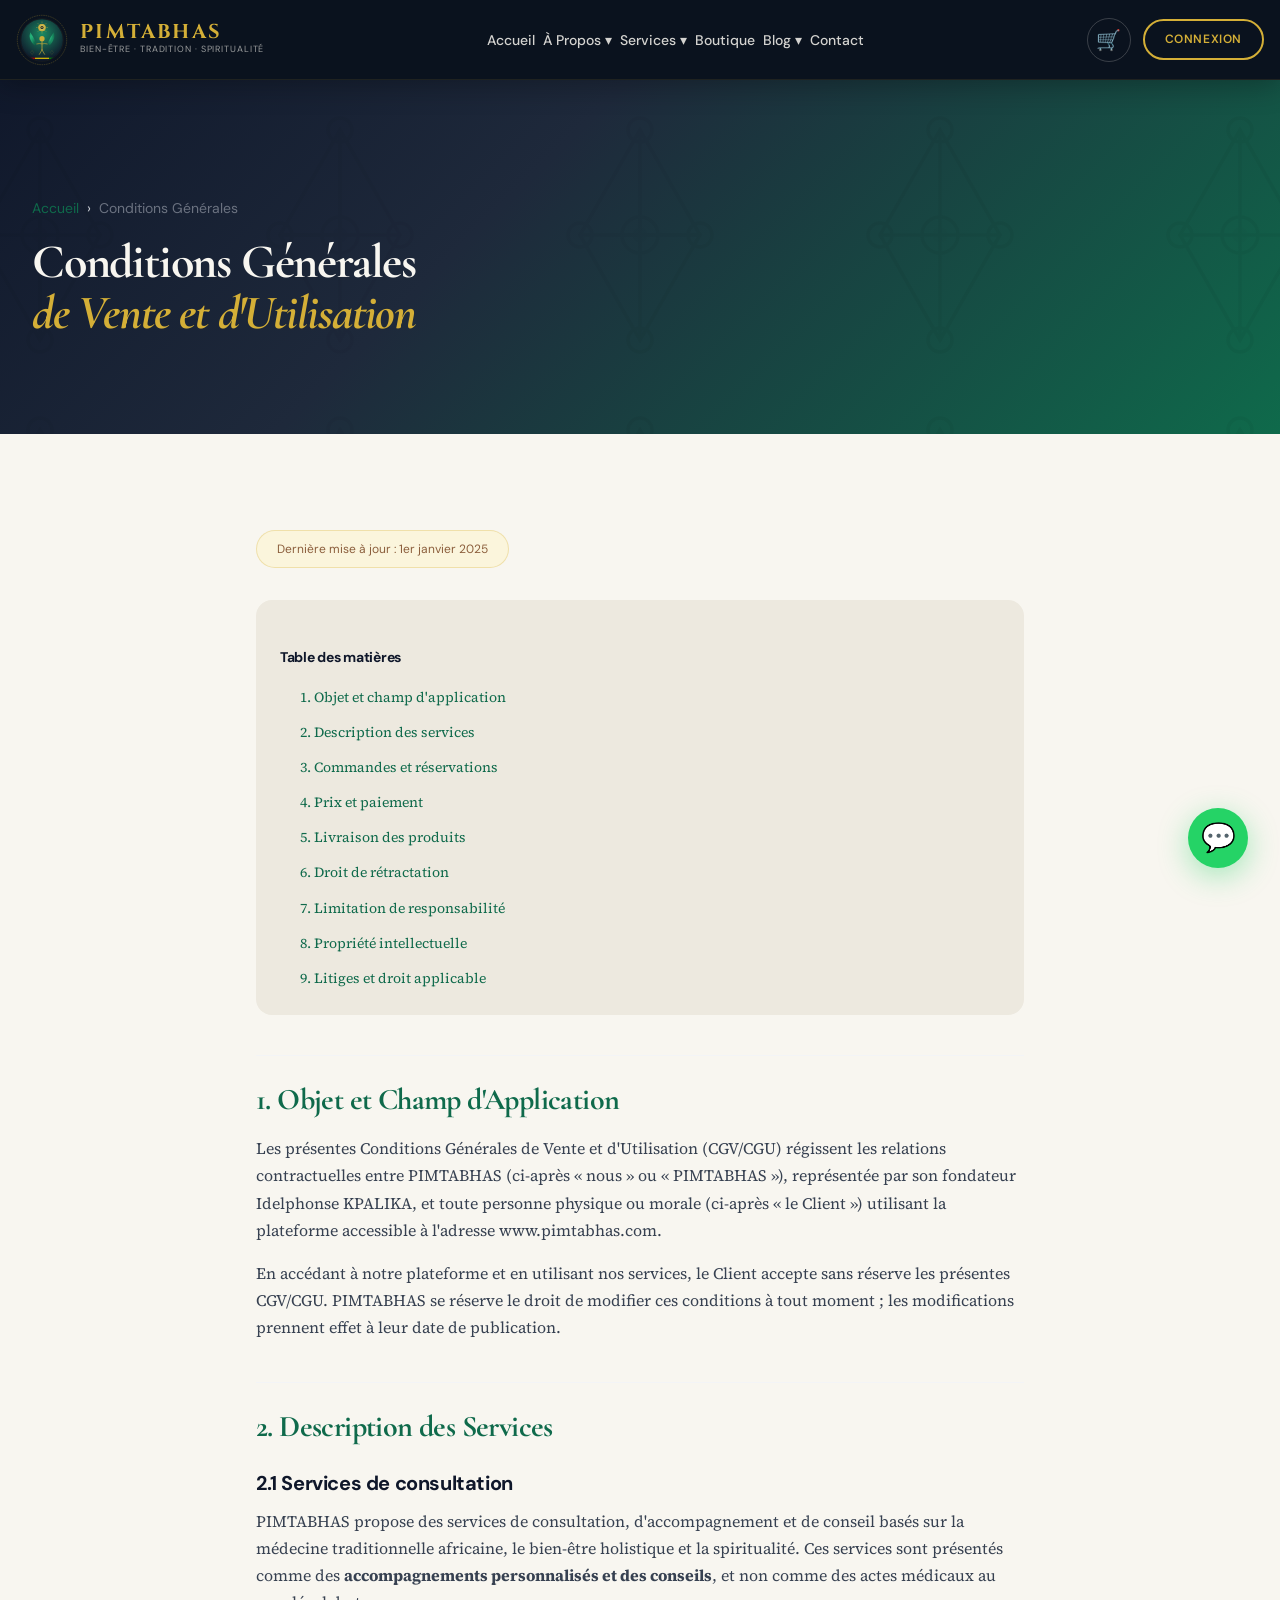
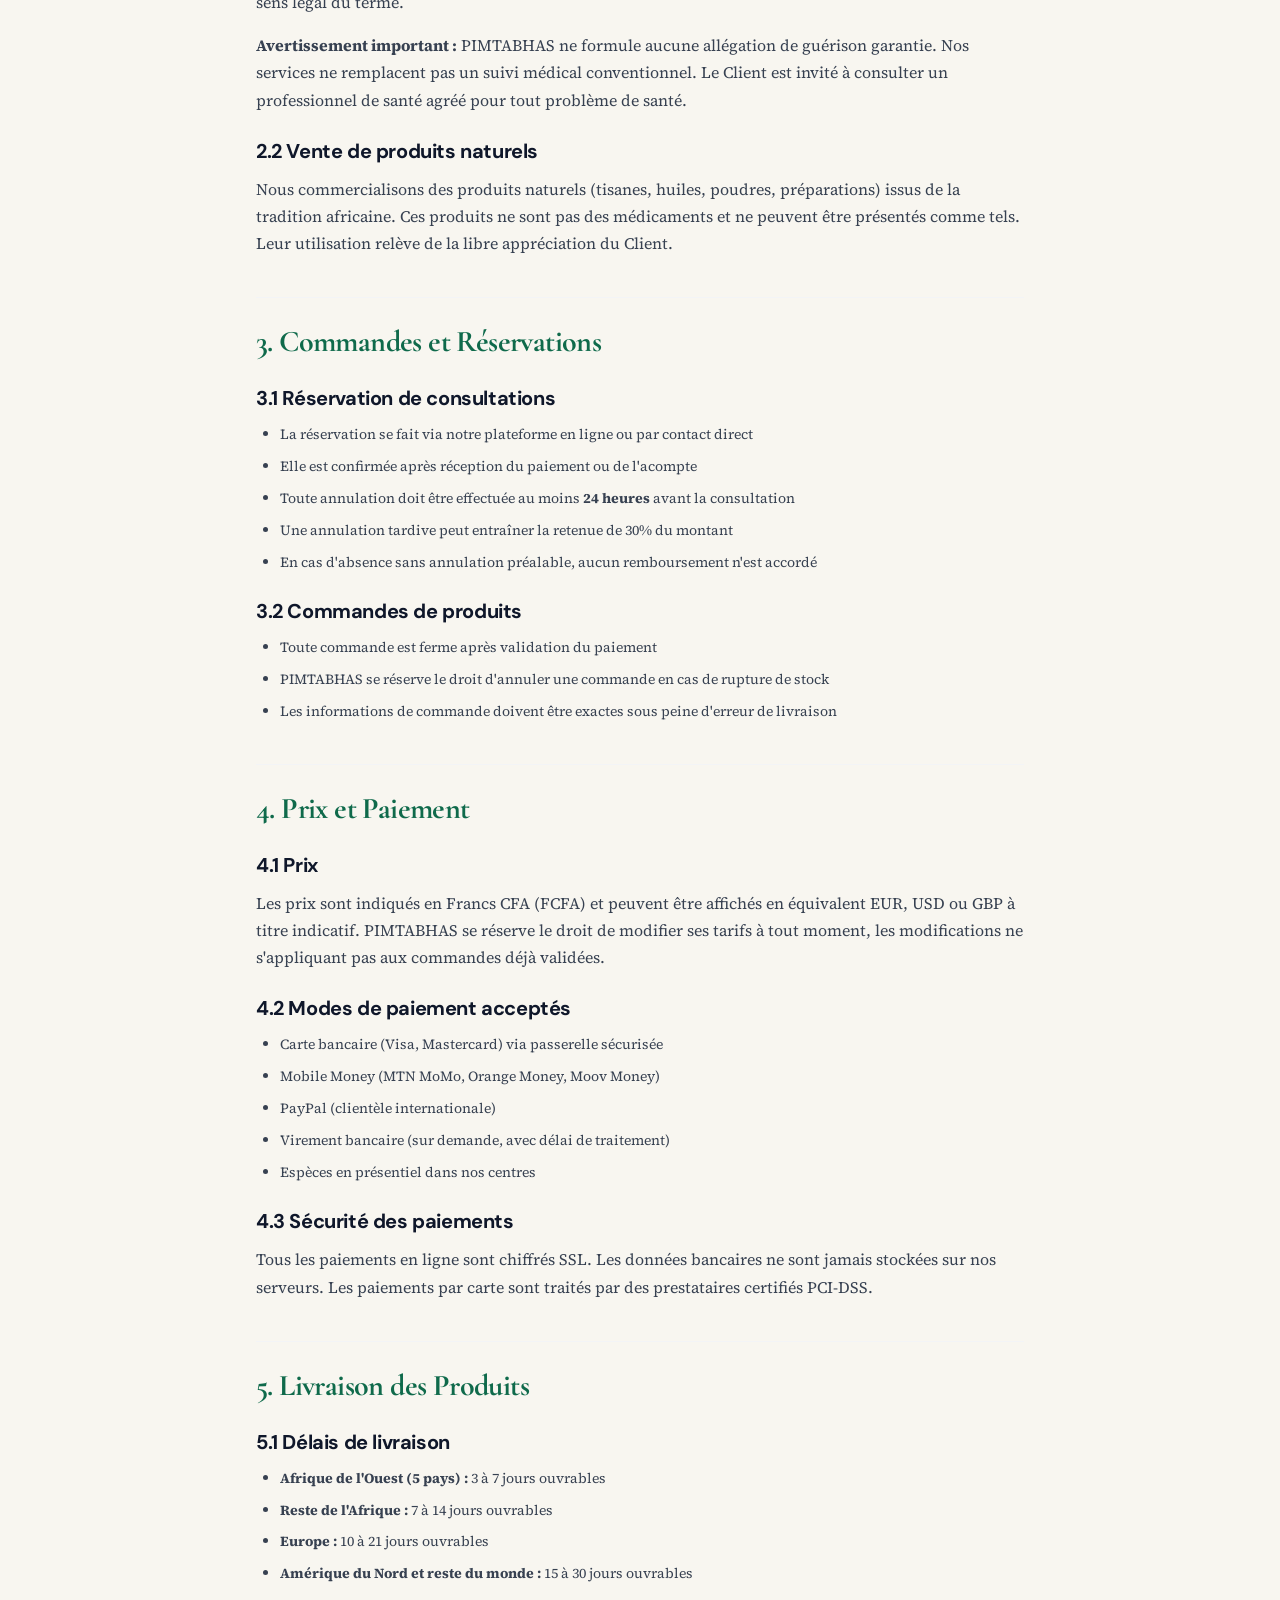
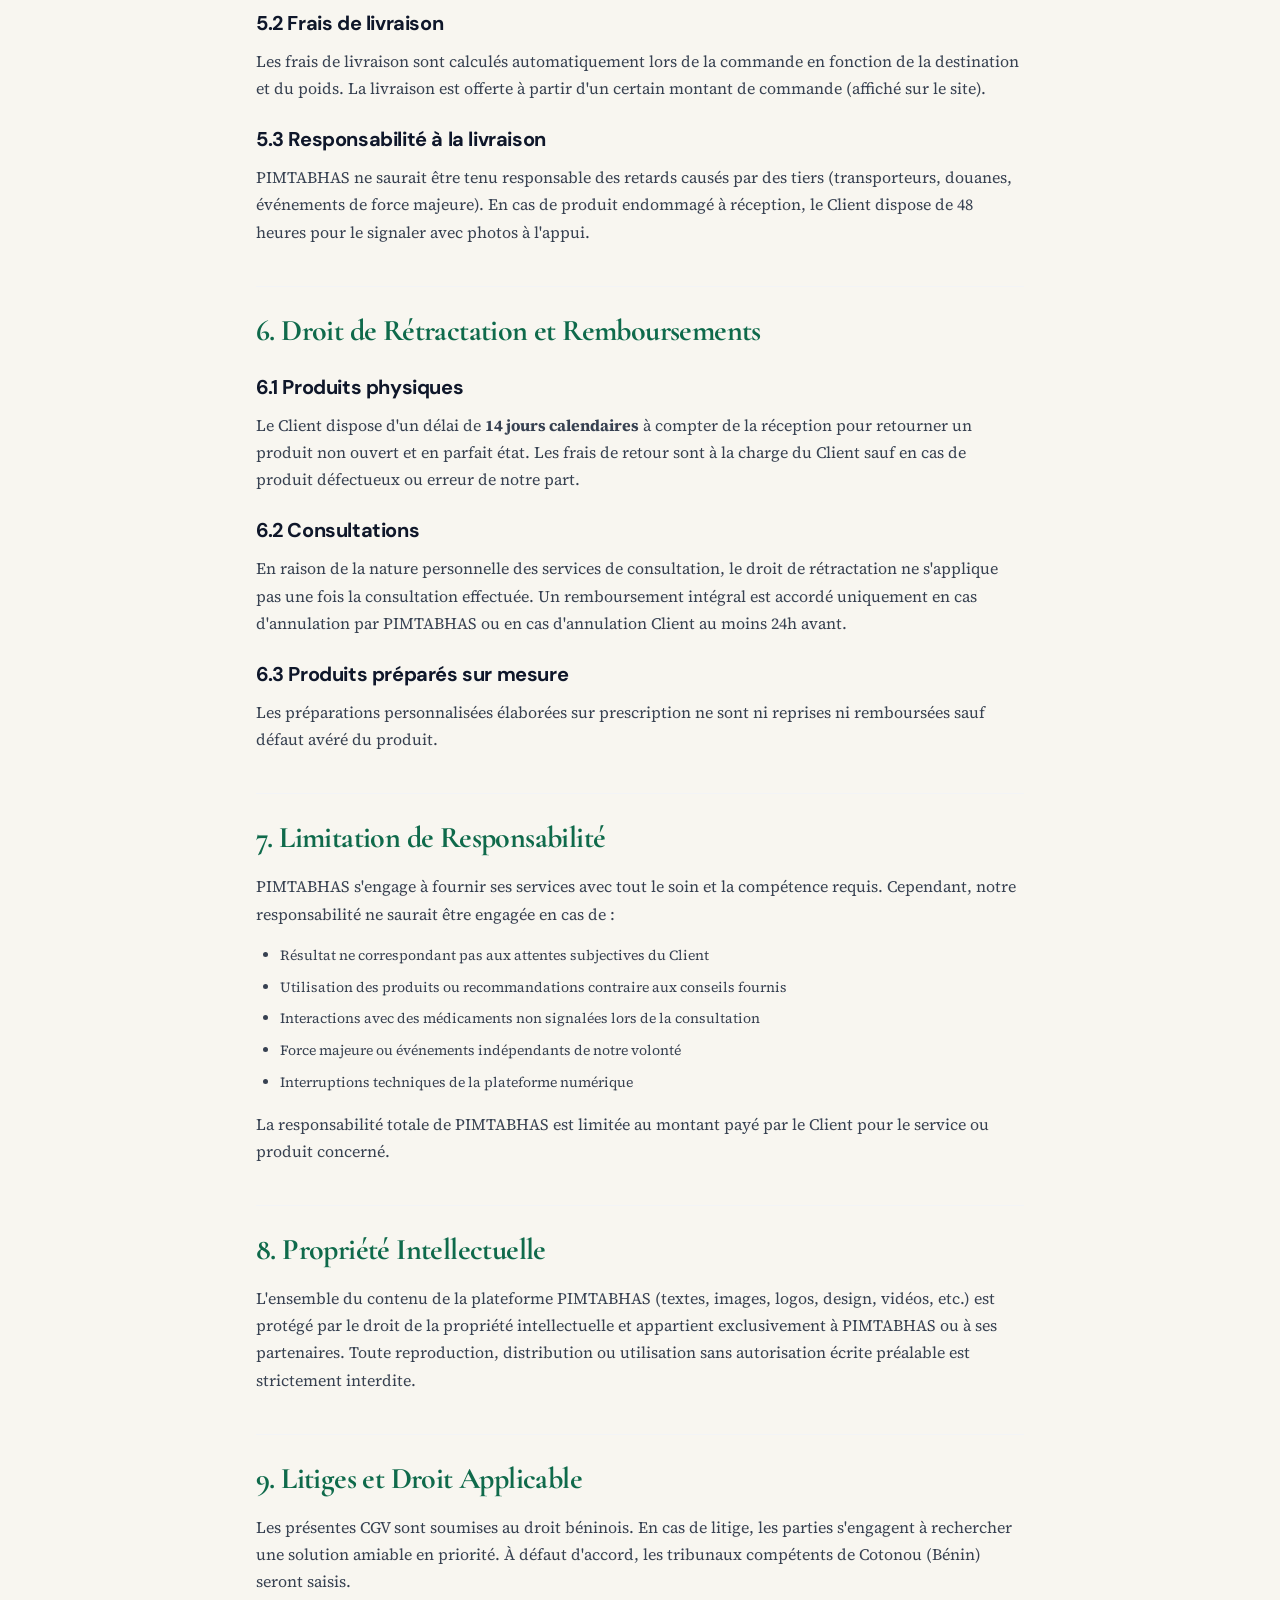
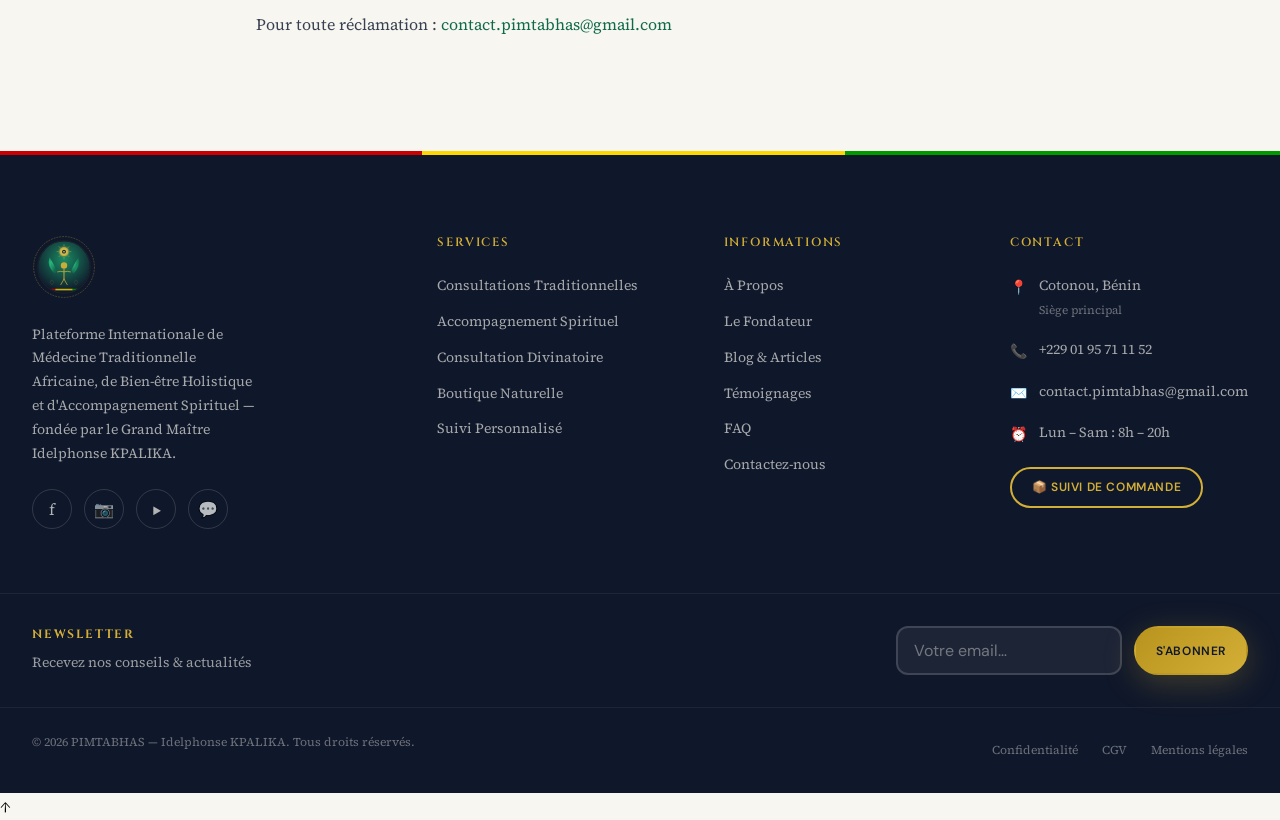
<file: pages/conditions-generales.html>
<!DOCTYPE html>
<html lang="fr">
<head>
  <meta charset="UTF-8"/>
  <meta name="viewport" content="width=device-width, initial-scale=1.0"/>
  <link rel="icon" type="image/svg+xml" href="../assets/images/favicon.svg"/>
  <title>Conditions Générales de Vente — PIMTABHAS</title>
  <link rel="stylesheet" href="../assets/css/variables.css"/>
  <link rel="stylesheet" href="../assets/css/reset.css"/>
  <link rel="stylesheet" href="../assets/css/typography.css"/>
  <link rel="stylesheet" href="../assets/css/components.css"/>
  <link rel="stylesheet" href="../assets/css/layout.css"/>
  <link rel="stylesheet" href="../assets/css/animations.css"/>
  <link rel="stylesheet" href="../assets/css/pages.css"/>
  <style>
    .legal-body{max-width:var(--container-md);margin:0 auto;}
    .legal-body h2{font-family:var(--font-display);font-size:var(--text-2xl);color:var(--color-emerald);margin:var(--space-10) 0 var(--space-4);padding-top:var(--space-6);border-top:1px solid var(--color-gray-100);}
    .legal-body h2:first-child{border-top:none;margin-top:0;}
    .legal-body h3{font-family:var(--font-ui);font-size:var(--text-lg);color:var(--color-night);margin:var(--space-6) 0 var(--space-3);}
    .legal-body p{color:var(--color-gray-700);line-height:var(--leading-relaxed);margin-bottom:var(--space-4);}
    .legal-body ul{list-style:disc;padding-left:var(--space-6);display:flex;flex-direction:column;gap:var(--space-2);margin-bottom:var(--space-4);}
    .legal-body ul li{color:var(--color-gray-700);font-size:var(--text-sm);line-height:var(--leading-relaxed);}
    .legal-update{display:inline-block;background:var(--color-gold-pale);border:1px solid rgba(212,175,55,.3);border-radius:var(--radius-full);padding:var(--space-2) var(--space-5);font-family:var(--font-ui);font-size:var(--text-xs);color:var(--color-bronze);margin-bottom:var(--space-8);}
    .legal-toc{background:var(--color-cream-dark);border-radius:var(--radius-xl);padding:var(--space-6);margin-bottom:var(--space-10);}
    .legal-toc ol{padding-left:var(--space-5);display:flex;flex-direction:column;gap:var(--space-2);}
    .legal-toc li a{color:var(--color-emerald);font-size:var(--text-sm);text-decoration:none;}
    .legal-toc li a:hover{text-decoration:underline;}
  </style>
  <link rel="stylesheet" href="../assets/css/responsive.css"/>
</head>
<body class="preload">
<div class="toast-container"></div>
<div id="site-header-placeholder"></div>

<section class="page-hero" style="min-height:30vh">
  <div class="page-hero__content">
    <div class="breadcrumb" style="margin-bottom:var(--space-4)"><a href="../index.html">Accueil</a><span class="breadcrumb__sep">›</span><span>Conditions Générales</span></div>
    <h1 class="page-hero__title" style="font-size:clamp(1.75rem,4vw,3rem)">Conditions Générales<br/><em style="color:var(--color-gold)">de Vente et d'Utilisation</em></h1>
  </div>
</section>

<section class="section">
  <div class="container">
    <div class="legal-body">
      <span class="legal-update">Dernière mise à jour : 1er janvier 2025</span>

      <div class="legal-toc">
        <h3 style="font-family:var(--font-ui);font-size:var(--text-sm);margin-bottom:var(--space-4);color:var(--color-night)">Table des matières</h3>
        <ol>
          <li><a href="#objet">1. Objet et champ d'application</a></li>
          <li><a href="#services">2. Description des services</a></li>
          <li><a href="#commande">3. Commandes et réservations</a></li>
          <li><a href="#prix">4. Prix et paiement</a></li>
          <li><a href="#livraison">5. Livraison des produits</a></li>
          <li><a href="#retractation">6. Droit de rétractation</a></li>
          <li><a href="#responsabilite">7. Limitation de responsabilité</a></li>
          <li><a href="#propriete">8. Propriété intellectuelle</a></li>
          <li><a href="#litiges">9. Litiges et droit applicable</a></li>
        </ol>
      </div>

      <h2 id="objet">1. Objet et Champ d'Application</h2>
      <p>Les présentes Conditions Générales de Vente et d'Utilisation (CGV/CGU) régissent les relations contractuelles entre PIMTABHAS (ci-après « nous » ou « PIMTABHAS »), représentée par son fondateur Idelphonse KPALIKA, et toute personne physique ou morale (ci-après « le Client ») utilisant la plateforme accessible à l'adresse www.pimtabhas.com.</p>
      <p>En accédant à notre plateforme et en utilisant nos services, le Client accepte sans réserve les présentes CGV/CGU. PIMTABHAS se réserve le droit de modifier ces conditions à tout moment ; les modifications prennent effet à leur date de publication.</p>

      <h2 id="services">2. Description des Services</h2>
      <h3>2.1 Services de consultation</h3>
      <p>PIMTABHAS propose des services de consultation, d'accompagnement et de conseil basés sur la médecine traditionnelle africaine, le bien-être holistique et la spiritualité. Ces services sont présentés comme des <strong>accompagnements personnalisés et des conseils</strong>, et non comme des actes médicaux au sens légal du terme.</p>
      <p><strong>Avertissement important :</strong> PIMTABHAS ne formule aucune allégation de guérison garantie. Nos services ne remplacent pas un suivi médical conventionnel. Le Client est invité à consulter un professionnel de santé agréé pour tout problème de santé.</p>
      <h3>2.2 Vente de produits naturels</h3>
      <p>Nous commercialisons des produits naturels (tisanes, huiles, poudres, préparations) issus de la tradition africaine. Ces produits ne sont pas des médicaments et ne peuvent être présentés comme tels. Leur utilisation relève de la libre appréciation du Client.</p>

      <h2 id="commande">3. Commandes et Réservations</h2>
      <h3>3.1 Réservation de consultations</h3>
      <ul>
        <li>La réservation se fait via notre plateforme en ligne ou par contact direct</li>
        <li>Elle est confirmée après réception du paiement ou de l'acompte</li>
        <li>Toute annulation doit être effectuée au moins <strong>24 heures</strong> avant la consultation</li>
        <li>Une annulation tardive peut entraîner la retenue de 30% du montant</li>
        <li>En cas d'absence sans annulation préalable, aucun remboursement n'est accordé</li>
      </ul>
      <h3>3.2 Commandes de produits</h3>
      <ul>
        <li>Toute commande est ferme après validation du paiement</li>
        <li>PIMTABHAS se réserve le droit d'annuler une commande en cas de rupture de stock</li>
        <li>Les informations de commande doivent être exactes sous peine d'erreur de livraison</li>
      </ul>

      <h2 id="prix">4. Prix et Paiement</h2>
      <h3>4.1 Prix</h3>
      <p>Les prix sont indiqués en Francs CFA (FCFA) et peuvent être affichés en équivalent EUR, USD ou GBP à titre indicatif. PIMTABHAS se réserve le droit de modifier ses tarifs à tout moment, les modifications ne s'appliquant pas aux commandes déjà validées.</p>
      <h3>4.2 Modes de paiement acceptés</h3>
      <ul>
        <li>Carte bancaire (Visa, Mastercard) via passerelle sécurisée</li>
        <li>Mobile Money (MTN MoMo, Orange Money, Moov Money)</li>
        <li>PayPal (clientèle internationale)</li>
        <li>Virement bancaire (sur demande, avec délai de traitement)</li>
        <li>Espèces en présentiel dans nos centres</li>
      </ul>
      <h3>4.3 Sécurité des paiements</h3>
      <p>Tous les paiements en ligne sont chiffrés SSL. Les données bancaires ne sont jamais stockées sur nos serveurs. Les paiements par carte sont traités par des prestataires certifiés PCI-DSS.</p>

      <h2 id="livraison">5. Livraison des Produits</h2>
      <h3>5.1 Délais de livraison</h3>
      <ul>
        <li><strong>Afrique de l'Ouest (5 pays) :</strong> 3 à 7 jours ouvrables</li>
        <li><strong>Reste de l'Afrique :</strong> 7 à 14 jours ouvrables</li>
        <li><strong>Europe :</strong> 10 à 21 jours ouvrables</li>
        <li><strong>Amérique du Nord et reste du monde :</strong> 15 à 30 jours ouvrables</li>
      </ul>
      <h3>5.2 Frais de livraison</h3>
      <p>Les frais de livraison sont calculés automatiquement lors de la commande en fonction de la destination et du poids. La livraison est offerte à partir d'un certain montant de commande (affiché sur le site).</p>
      <h3>5.3 Responsabilité à la livraison</h3>
      <p>PIMTABHAS ne saurait être tenu responsable des retards causés par des tiers (transporteurs, douanes, événements de force majeure). En cas de produit endommagé à réception, le Client dispose de 48 heures pour le signaler avec photos à l'appui.</p>

      <h2 id="retractation">6. Droit de Rétractation et Remboursements</h2>
      <h3>6.1 Produits physiques</h3>
      <p>Le Client dispose d'un délai de <strong>14 jours calendaires</strong> à compter de la réception pour retourner un produit non ouvert et en parfait état. Les frais de retour sont à la charge du Client sauf en cas de produit défectueux ou erreur de notre part.</p>
      <h3>6.2 Consultations</h3>
      <p>En raison de la nature personnelle des services de consultation, le droit de rétractation ne s'applique pas une fois la consultation effectuée. Un remboursement intégral est accordé uniquement en cas d'annulation par PIMTABHAS ou en cas d'annulation Client au moins 24h avant.</p>
      <h3>6.3 Produits préparés sur mesure</h3>
      <p>Les préparations personnalisées élaborées sur prescription ne sont ni reprises ni remboursées sauf défaut avéré du produit.</p>

      <h2 id="responsabilite">7. Limitation de Responsabilité</h2>
      <p>PIMTABHAS s'engage à fournir ses services avec tout le soin et la compétence requis. Cependant, notre responsabilité ne saurait être engagée en cas de :</p>
      <ul>
        <li>Résultat ne correspondant pas aux attentes subjectives du Client</li>
        <li>Utilisation des produits ou recommandations contraire aux conseils fournis</li>
        <li>Interactions avec des médicaments non signalées lors de la consultation</li>
        <li>Force majeure ou événements indépendants de notre volonté</li>
        <li>Interruptions techniques de la plateforme numérique</li>
      </ul>
      <p>La responsabilité totale de PIMTABHAS est limitée au montant payé par le Client pour le service ou produit concerné.</p>

      <h2 id="propriete">8. Propriété Intellectuelle</h2>
      <p>L'ensemble du contenu de la plateforme PIMTABHAS (textes, images, logos, design, vidéos, etc.) est protégé par le droit de la propriété intellectuelle et appartient exclusivement à PIMTABHAS ou à ses partenaires. Toute reproduction, distribution ou utilisation sans autorisation écrite préalable est strictement interdite.</p>

      <h2 id="litiges">9. Litiges et Droit Applicable</h2>
      <p>Les présentes CGV sont soumises au droit béninois. En cas de litige, les parties s'engagent à rechercher une solution amiable en priorité. À défaut d'accord, les tribunaux compétents de Cotonou (Bénin) seront saisis.</p>
      <p>Pour toute réclamation : <a href="mailto:contact.pimtabhas@gmail.com" style="color:var(--color-emerald)">contact.pimtabhas@gmail.com</a></p>
    </div>
  </div>
</section>

<div id="site-footer-placeholder"></div>
<script src="../assets/js/components.js"></script>
<script src="../assets/js/main.js"></script>
</body>
</html>
</file>
<file: assets/css/variables.css>
/* ============================================================
   PIMTABHAS — Design System Variables
   Plateforme Internationale de Médecine Traditionnelle Africaine
   ============================================================ */

:root {

  /* ── COULEURS PRINCIPALES ── */
  --color-emerald:      #0F6A4B;
  --color-emerald-dark: #094D36;
  --color-emerald-light: #1A8A63;
  --color-emerald-pale: #E8F5EF;

  --color-gold:         #D4AF37;
  --color-gold-dark:    #B8941E;
  --color-gold-light:   #E8CB6A;
  --color-gold-pale:    #FBF5DC;

  --color-night:        #0F172A;
  --color-night-soft:   #1E293B;
  --color-night-medium: #334155;

  --color-cream:        #F8F6F0;
  --color-cream-dark:   #EDE9DF;
  --color-cream-deeper: #DDD8CC;

  --color-bronze:       #8B5E3C;
  --color-bronze-dark:  #6D4A2E;
  --color-bronze-light: #A87755;

  /* ── COULEURS PANAFRICAINES ── */
  --panafrican-green:   #009A00;
  --panafrican-yellow:  #FFD700;
  --panafrican-red:     #CC0000;

  /* ── NUANCES NEUTRES ── */
  --color-white:        #FFFFFF;
  --color-off-white:    #FAFAF8;
  --color-gray-50:      #F9FAFB;
  --color-gray-100:     #F3F4F6;
  --color-gray-200:     #E5E7EB;
  --color-gray-300:     #D1D5DB;
  --color-gray-400:     #9CA3AF;
  --color-gray-500:     #6B7280;
  --color-gray-600:     #4B5563;
  --color-gray-700:     #374151;
  --color-gray-800:     #1F2937;
  --color-gray-900:     #111827;

  /* ── ÉTATS & FEEDBACK ── */
  --color-success:      #16A34A;
  --color-success-bg:   #DCFCE7;
  --color-warning:      #D97706;
  --color-warning-bg:   #FEF3C7;
  --color-error:        #DC2626;
  --color-error-bg:     #FEE2E2;
  --color-info:         #2563EB;
  --color-info-bg:      #DBEAFE;

  /* ── WHATSAPP ── */
  --color-whatsapp:     #25D366;
  --color-whatsapp-dark:#128C7E;

  /* ── GRADIENTS ── */
  --gradient-emerald:   linear-gradient(135deg, var(--color-emerald-dark) 0%, var(--color-emerald) 50%, var(--color-emerald-light) 100%);
  --gradient-gold:      linear-gradient(135deg, var(--color-gold-dark) 0%, var(--color-gold) 60%, var(--color-gold-light) 100%);
  --gradient-night:     linear-gradient(135deg, var(--color-night) 0%, var(--color-night-soft) 100%);
  --gradient-hero:      linear-gradient(160deg, #0F172A 0%, #0F6A4B 45%, #094D36 100%);
  --gradient-africa:    linear-gradient(135deg, var(--color-emerald) 0%, var(--color-night) 50%, var(--color-bronze) 100%);
  --gradient-premium:   linear-gradient(135deg, #0F172A 0%, #1E293B 40%, #0F6A4B 100%);
  --gradient-cta:       linear-gradient(135deg, var(--color-gold-dark) 0%, var(--color-gold) 100%);
  --gradient-overlay:   linear-gradient(to bottom, transparent 0%, rgba(15,26,42,0.85) 100%);
  --gradient-card:      linear-gradient(145deg, rgba(255,255,255,0.08) 0%, rgba(255,255,255,0.02) 100%);

  /* ── TYPOGRAPHIE ── */
  --font-display:       'Cormorant Garamond', 'Playfair Display', Georgia, serif;
  --font-heading:       'Libre Baskerville', 'Times New Roman', serif;
  --font-body:          'Source Serif 4', 'Georgia', serif;
  --font-ui:            'DM Sans', 'Helvetica Neue', sans-serif;
  --font-accent:        'Cinzel', serif;
  --font-mono:          'JetBrains Mono', 'Courier New', monospace;

  /* ── TAILLES TYPOGRAPHIQUES ── */
  --text-xs:     0.75rem;    /* 12px */
  --text-sm:     0.875rem;   /* 14px */
  --text-base:   1rem;       /* 16px */
  --text-md:     1.125rem;   /* 18px */
  --text-lg:     1.25rem;    /* 20px */
  --text-xl:     1.5rem;     /* 24px */
  --text-2xl:    1.875rem;   /* 30px */
  --text-3xl:    2.25rem;    /* 36px */
  --text-4xl:    3rem;       /* 48px */
  --text-5xl:    3.75rem;    /* 60px */
  --text-6xl:    4.5rem;     /* 72px */
  --text-7xl:    5.5rem;     /* 88px */
  --text-hero:   clamp(2.5rem, 6vw, 5.5rem);
  --text-display:clamp(3rem, 8vw, 7rem);

  /* ── GRAISSES ── */
  --weight-light:   300;
  --weight-regular: 400;
  --weight-medium:  500;
  --weight-semibold:600;
  --weight-bold:    700;
  --weight-black:   900;

  /* ── INTERLIGNAGE ── */
  --leading-tight:  1.15;
  --leading-snug:   1.3;
  --leading-normal: 1.5;
  --leading-relaxed:1.7;
  --leading-loose:  2;

  /* ── ESPACEMENT ── */
  --space-1:   0.25rem;
  --space-2:   0.5rem;
  --space-3:   0.75rem;
  --space-4:   1rem;
  --space-5:   1.25rem;
  --space-6:   1.5rem;
  --space-8:   2rem;
  --space-10:  2.5rem;
  --space-12:  3rem;
  --space-14:  3.5rem;
  --space-16:  4rem;
  --space-20:  5rem;
  --space-24:  6rem;
  --space-32:  8rem;
  --space-40:  10rem;
  --space-48:  12rem;

  /* ── LAYOUT ── */
  --container-xs:  480px;
  --container-sm:  640px;
  --container-md:  768px;
  --container-lg:  1024px;
  --container-xl:  1280px;
  --container-2xl: 1440px;
  --container-max: 1600px;

  /* ── BORDER RADIUS ── */
  --radius-sm:   4px;
  --radius-md:   8px;
  --radius-lg:   12px;
  --radius-xl:   16px;
  --radius-2xl:  24px;
  --radius-3xl:  32px;
  --radius-full: 9999px;

  /* ── OMBRES ── */
  --shadow-sm:   0 1px 3px rgba(0,0,0,0.08), 0 1px 2px rgba(0,0,0,0.06);
  --shadow-md:   0 4px 12px rgba(0,0,0,0.10), 0 2px 6px rgba(0,0,0,0.08);
  --shadow-lg:   0 10px 30px rgba(0,0,0,0.12), 0 4px 10px rgba(0,0,0,0.08);
  --shadow-xl:   0 20px 50px rgba(0,0,0,0.15), 0 8px 20px rgba(0,0,0,0.10);
  --shadow-2xl:  0 40px 80px rgba(0,0,0,0.20);
  --shadow-gold: 0 8px 32px rgba(212,175,55,0.25);
  --shadow-emerald: 0 8px 32px rgba(15,106,75,0.25);
  --shadow-card: 0 2px 20px rgba(0,0,0,0.08);
  --shadow-inset:inset 0 2px 6px rgba(0,0,0,0.08);

  /* ── TRANSITIONS ── */
  --transition-fast:   0.15s ease;
  --transition-base:   0.25s ease;
  --transition-slow:   0.4s ease;
  --transition-slower: 0.6s cubic-bezier(0.16, 1, 0.3, 1);
  --transition-spring: 0.5s cubic-bezier(0.34, 1.56, 0.64, 1);

  /* ── Z-INDEX ── */
  --z-base:     1;
  --z-above:    10;
  --z-dropdown: 100;
  --z-sticky:   200;
  --z-fixed:    300;
  --z-overlay:  400;
  --z-modal:    500;
  --z-toast:    600;
  --z-top:      9999;

  /* ── BORDERS ── */
  --border-thin:   1px solid;
  --border-base:   2px solid;
  --border-thick:  3px solid;
  --border-color:  rgba(212,175,55,0.2);
  --border-light:  rgba(255,255,255,0.1);
  --border-dark:   rgba(15,26,42,0.15);

  /* ── GLASSMORPHISM ── */
  --glass-bg:          rgba(255,255,255,0.06);
  --glass-bg-dark:     rgba(15,26,42,0.60);
  --glass-bg-light:    rgba(255,255,255,0.90);
  --glass-border:      rgba(255,255,255,0.12);
  --glass-blur:        blur(20px);
  --glass-blur-heavy:  blur(40px);

  /* ── HEADER ── */
  --header-height:      80px;
  --header-height-sm:   64px;
  --header-scroll-bg:   rgba(15,26,42,0.95);

  /* ── SECTIONS ── */
  --section-padding-y:  var(--space-24);
  --section-padding-x:  var(--space-6);
}

/* ── DARK MODE ── */
@media (prefers-color-scheme: dark) {
  :root {
    --color-cream:      #0F172A;
    --color-cream-dark: #1E293B;
  }
}
</file>
<file: assets/css/typography.css>
/* ============================================================
   PIMTABHAS — Typography System
   ============================================================ */

/* ── GOOGLE FONTS ── */
@import url('https://fonts.googleapis.com/css2?family=Cormorant+Garamond:ital,wght@0,300;0,400;0,500;0,600;0,700;1,300;1,400;1,600&family=Cinzel:wght@400;500;600;700;900&family=DM+Sans:ital,opsz,wght@0,9..40,300;0,9..40,400;0,9..40,500;0,9..40,600;0,9..40,700;1,9..40,400&family=Source+Serif+4:ital,opsz,wght@0,8..60,300;0,8..60,400;0,8..60,600;1,8..60,400&family=Libre+Baskerville:ital,wght@0,400;0,700;1,400&display=swap');

/* ── HIÉRARCHIE TYPOGRAPHIQUE ── */

/* Display — Titres héros */
.type-display {
  font-family: var(--font-display);
  font-size: var(--text-display);
  font-weight: var(--weight-bold);
  line-height: 1.05;
  letter-spacing: -0.03em;
}

/* Hero */
.type-hero {
  font-family: var(--font-display);
  font-size: var(--text-hero);
  font-weight: var(--weight-semibold);
  line-height: 1.1;
  letter-spacing: -0.025em;
}

/* Accent — Cinzel pour titres premium */
.type-accent {
  font-family: var(--font-accent);
  letter-spacing: 0.08em;
  text-transform: uppercase;
}

/* Section titles */
.section-label {
  font-family: var(--font-accent);
  font-size: var(--text-xs);
  font-weight: var(--weight-semibold);
  letter-spacing: 0.2em;
  text-transform: uppercase;
  color: var(--color-gold);
  display: flex;
  align-items: center;
  gap: var(--space-3);
}

.section-label::before,
.section-label::after {
  content: '';
  display: block;
  height: 1px;
  width: 40px;
  background: var(--color-gold);
  opacity: 0.6;
}

.section-label--dark {
  color: var(--color-night);
}

.section-label--dark::before,
.section-label--dark::after {
  background: var(--color-night);
}

/* Section headings */
.section-title {
  font-family: var(--font-display);
  font-size: clamp(1.875rem, 4vw, 3rem);
  font-weight: var(--weight-bold);
  line-height: 1.15;
  letter-spacing: -0.02em;
  margin-bottom: var(--space-6);
}

.section-title--center { text-align: center; }
.section-title--light  { color: var(--color-cream); }
.section-title--gold   { color: var(--color-gold); }

.section-subtitle {
  font-family: var(--font-body);
  font-size: clamp(1rem, 1.5vw, 1.25rem);
  font-weight: var(--weight-regular);
  line-height: var(--leading-relaxed);
  color: var(--color-gray-600);
  max-width: 60ch;
}

.section-subtitle--center { text-align: center; margin-inline: auto; }
.section-subtitle--light   { color: rgba(248,246,240,0.75); }

/* ── COMPOSANTS TEXTE ── */

.text-gold    { color: var(--color-gold); }
.text-emerald { color: var(--color-emerald); }
.text-bronze  { color: var(--color-bronze); }
.text-cream   { color: var(--color-cream); }
.text-night   { color: var(--color-night); }
.text-muted   { color: var(--color-gray-500); }

.text-italic  { font-style: italic; }
.text-bold    { font-weight: var(--weight-bold); }
.text-semibold{ font-weight: var(--weight-semibold); }

/* ── DROPCAP ── */
.text-dropcap::first-letter {
  font-family: var(--font-display);
  font-size: 4.5em;
  font-weight: var(--weight-bold);
  float: left;
  line-height: 0.75;
  margin-right: 0.08em;
  margin-top: 0.08em;
  color: var(--color-emerald);
}

/* ── HIGHLIGHT ── */
.text-highlight {
  position: relative;
  display: inline;
}

.text-highlight::after {
  content: '';
  position: absolute;
  bottom: 0;
  left: 0;
  width: 100%;
  height: 35%;
  background: var(--color-gold);
  opacity: 0.3;
  z-index: -1;
  border-radius: 2px;
}

/* ── BLOCKQUOTE ── */
blockquote {
  font-family: var(--font-display);
  font-size: var(--text-xl);
  font-style: italic;
  font-weight: var(--weight-medium);
  line-height: var(--leading-relaxed);
  color: var(--color-emerald);
  border-left: 4px solid var(--color-gold);
  padding: var(--space-6) var(--space-8);
  margin: var(--space-8) 0;
  background: var(--color-emerald-pale);
  border-radius: 0 var(--radius-lg) var(--radius-lg) 0;
}

blockquote cite {
  display: block;
  margin-top: var(--space-4);
  font-size: var(--text-sm);
  font-style: normal;
  font-family: var(--font-ui);
  color: var(--color-gray-500);
  font-weight: var(--weight-medium);
}

/* ── BADGE ── */
.badge {
  display: inline-flex;
  align-items: center;
  gap: var(--space-2);
  padding: var(--space-1) var(--space-3);
  font-family: var(--font-ui);
  font-size: var(--text-xs);
  font-weight: var(--weight-semibold);
  letter-spacing: 0.05em;
  text-transform: uppercase;
  border-radius: var(--radius-full);
  border: 1px solid currentColor;
}

.badge--gold    { color: var(--color-gold); background: rgba(212,175,55,0.1); }
.badge--emerald { color: var(--color-emerald); background: rgba(15,106,75,0.1); }
.badge--bronze  { color: var(--color-bronze); background: rgba(139,94,60,0.1); }
.badge--night   { color: var(--color-cream); background: var(--color-night); border-color: transparent; }
</file>
<file: assets/css/components.css>
/* ============================================================
   PIMTABHAS — Components Library
   ============================================================ */

/* ══════════════════════════════════════════════
   BOUTONS
══════════════════════════════════════════════ */

.btn {
  display: inline-flex;
  align-items: center;
  justify-content: center;
  gap: var(--space-2);
  padding: var(--space-3) var(--space-8);
  font-family: var(--font-ui);
  font-size: var(--text-sm);
  font-weight: var(--weight-semibold);
  letter-spacing: 0.05em;
  text-transform: uppercase;
  border-radius: var(--radius-full);
  border: 2px solid transparent;
  cursor: pointer;
  text-decoration: none;
  transition: all var(--transition-slow);
  position: relative;
  overflow: hidden;
  white-space: nowrap;
}

.btn::before {
  content: '';
  position: absolute;
  inset: 0;
  background: rgba(255,255,255,0.1);
  opacity: 0;
  transition: opacity var(--transition-base);
}

@media (max-width: 1024px) {
  .btn::before {
    display: none;
  }
}

.btn:hover::before { opacity: 1; }

/* Primary — Or */
.btn--primary {
  background: var(--gradient-cta);
  color: var(--color-night);
  border-color: transparent;
  box-shadow: var(--shadow-gold);
}

.btn--primary:hover {
  transform: translateY(-2px);
  box-shadow: 0 12px 40px rgba(212,175,55,0.40);
  color: var(--color-night);
}

/* Secondary — Émeraude */
.btn--secondary {
  background: var(--color-emerald);
  color: var(--color-cream);
  border-color: transparent;
  box-shadow: var(--shadow-emerald);
}

.btn--secondary:hover {
  background: var(--color-emerald-light);
  transform: translateY(-2px);
  color: var(--color-white);
}

/* Outline Or */
.btn--outline-gold {
  background: transparent;
  color: var(--color-gold);
  border-color: var(--color-gold);
}

.btn--outline-gold:hover {
  background: var(--color-gold);
  color: var(--color-night);
  transform: translateY(-2px);
}

/* Outline Crème */
.btn--outline-cream {
  background: transparent;
  color: var(--color-cream);
  border-color: rgba(248,246,240,0.5);
}

.btn--outline-cream:hover {
  background: rgba(248,246,240,0.1);
  border-color: var(--color-cream);
  color: var(--color-cream);
  transform: translateY(-2px);
}

/* Ghost */
.btn--ghost {
  background: transparent;
  color: var(--color-emerald);
  border-color: transparent;
  padding-left: 0;
  padding-right: 0;
}

.btn--ghost:hover { color: var(--color-gold); }

/* Sizes */
.btn--sm {
  padding: var(--space-2) var(--space-5);
  font-size: var(--text-xs);
}

.btn--lg {
  padding: var(--space-4) var(--space-10);
  font-size: var(--text-base);
}

.btn--xl {
  padding: var(--space-5) var(--space-14);
  font-size: var(--text-md);
}

/* Icon btn */
.btn--icon {
  width: 48px;
  height: 48px;
  padding: 0;
  border-radius: var(--radius-full);
}

.btn:disabled {
  opacity: 0.5;
  cursor: not-allowed;
  pointer-events: none;
}

/* Loading */
.btn--loading {
  pointer-events: none;
}

.btn--loading::after {
  content: '';
  width: 16px;
  height: 16px;
  border: 2px solid currentColor;
  border-top-color: transparent;
  border-radius: 50%;
  animation: spin 0.7s linear infinite;
}

/* ══════════════════════════════════════════════
   CARTES
══════════════════════════════════════════════ */

.card {
  background: var(--color-white);
  border-radius: var(--radius-2xl);
  overflow: hidden;
  box-shadow: var(--shadow-card);
  transition: all var(--transition-slow);
  border: 1px solid var(--border-dark);
}

.card:hover {
  box-shadow: var(--shadow-xl);
  transform: translateY(-4px);
}

.card--dark {
  background: var(--color-night-soft);
  border-color: var(--border-light);
}

.card--glass {
  background: var(--glass-bg);
  backdrop-filter: var(--glass-blur);
  border: 1px solid var(--glass-border);
}

.card--premium {
  background: var(--gradient-night);
  border: 1px solid rgba(212,175,55,0.25);
  box-shadow: 0 8px 40px rgba(0,0,0,0.3);
}

.card__image {
  width: 100%;
  aspect-ratio: 16/9;
  object-fit: cover;
  transition: transform var(--transition-slow);
}

.card:hover .card__image { transform: scale(1.05); }

.card__body { padding: var(--space-6); }

.card__badge {
  font-family: var(--font-accent);
  font-size: var(--text-xs);
  letter-spacing: 0.15em;
  text-transform: uppercase;
  color: var(--color-gold);
  margin-bottom: var(--space-3);
}

.card__title {
  font-family: var(--font-display);
  font-size: var(--text-xl);
  font-weight: var(--weight-bold);
  line-height: 1.25;
  margin-bottom: var(--space-3);
  color: var(--color-night);
}

.card--dark .card__title,
.card--premium .card__title {
  color: var(--color-cream);
}

.card__text {
  font-size: var(--text-sm);
  color: var(--color-gray-600);
  line-height: var(--leading-relaxed);
  margin-bottom: var(--space-4);
}

.card--dark .card__text,
.card--premium .card__text {
  color: rgba(248,246,240,0.7);
}

.card__footer {
  padding: var(--space-4) var(--space-6);
  border-top: 1px solid var(--border-dark);
  display: flex;
  align-items: center;
  justify-content: space-between;
  gap: var(--space-4);
}

/* ══════════════════════════════════════════════
   FORMULAIRES
══════════════════════════════════════════════ */

.form-group {
  margin-bottom: var(--space-5);
}

.form-label {
  display: block;
  font-family: var(--font-ui);
  font-size: var(--text-sm);
  font-weight: var(--weight-semibold);
  color: var(--color-night);
  margin-bottom: var(--space-2);
  letter-spacing: 0.02em;
}

.form-label--light { color: var(--color-cream); }

.form-control {
  width: 100%;
  padding: var(--space-3) var(--space-4);
  font-family: var(--font-ui);
  font-size: var(--text-base);
  color: var(--color-night);
  background: var(--color-white);
  border: 2px solid var(--color-gray-200);
  border-radius: var(--radius-lg);
  transition: all var(--transition-base);
  appearance: none;
}

.form-control:focus {
  border-color: var(--color-emerald);
  box-shadow: 0 0 0 4px rgba(15,106,75,0.1);
}

.form-control::placeholder { color: var(--color-gray-400); }

.form-control--dark {
  background: rgba(255,255,255,0.06);
  border-color: rgba(255,255,255,0.15);
  color: var(--color-cream);
}

.form-control--dark:focus {
  border-color: var(--color-gold);
  box-shadow: 0 0 0 4px rgba(212,175,55,0.15);
}

.form-control--dark::placeholder { color: rgba(248,246,240,0.4); }

textarea.form-control {
  min-height: 120px;
  resize: vertical;
}

.form-hint {
  font-size: var(--text-xs);
  color: var(--color-gray-500);
  margin-top: var(--space-1);
}

.form-error {
  font-size: var(--text-xs);
  color: var(--color-error);
  margin-top: var(--space-1);
  display: flex;
  align-items: center;
  gap: var(--space-1);
}

.form-control.is-invalid { border-color: var(--color-error); }
.form-control.is-valid   { border-color: var(--color-success); }

/* Select custom */
.form-select {
  background-image: url("data:image/svg+xml,%3Csvg xmlns='http://www.w3.org/2000/svg' width='16' height='16' viewBox='0 0 24 24' fill='none' stroke='%230F6A4B' stroke-width='2'%3E%3Cpath d='M6 9l6 6 6-6'/%3E%3C/svg%3E");
  background-repeat: no-repeat;
  background-position: right var(--space-4) center;
  padding-right: var(--space-10);
}

/* Checkbox & Radio */
.form-check {
  display: flex;
  align-items: flex-start;
  gap: var(--space-3);
  cursor: pointer;
}

.form-check input[type="checkbox"],
.form-check input[type="radio"] {
  width: 18px;
  height: 18px;
  min-width: 18px;
  border: 2px solid var(--color-gray-300);
  border-radius: var(--radius-sm);
  cursor: pointer;
  transition: all var(--transition-base);
  accent-color: var(--color-emerald);
}

/* ══════════════════════════════════════════════
   NAVIGATION
══════════════════════════════════════════════ */

.nav-link {
  font-family: var(--font-ui);
  font-size: var(--text-sm);
  font-weight: var(--weight-medium);
  color: rgba(248,246,240,0.85);
  text-decoration: none;
  transition: color var(--transition-base);
  position: relative;
}

.nav-link::after {
  content: '';
  position: absolute;
  bottom: -4px;
  left: 0;
  width: 0;
  height: 2px;
  background: var(--color-gold);
  transition: width var(--transition-base);
  border-radius: var(--radius-full);
}

.nav-link:hover,
.nav-link.active {
  color: var(--color-gold);
}

.nav-link:hover::after,
.nav-link.active::after {
  width: 100%;
}

/* ══════════════════════════════════════════════
   SECTIONS UTILITAIRES
══════════════════════════════════════════════ */

.section {
  padding: var(--section-padding-y) var(--section-padding-x);
}

.section--dark {
  background: var(--color-night);
  color: var(--color-cream);
}

.section--emerald {
  background: var(--color-emerald);
  color: var(--color-cream);
}

.section--cream {
  background: var(--color-cream-dark);
}

.section--gold {
  background: var(--color-gold-pale);
}

.section-header {
  text-align: center;
  margin-bottom: var(--space-16);
}

.section-header .section-label { justify-content: center; }

/* ══════════════════════════════════════════════
   DIVIDERS
══════════════════════════════════════════════ */

.divider {
  width: 80px;
  height: 3px;
  background: var(--gradient-cta);
  border-radius: var(--radius-full);
  margin: var(--space-6) auto;
}

.divider--left { margin-left: 0; }

.divider--lg {
  width: 120px;
  height: 4px;
}

/* ══════════════════════════════════════════════
   STATS
══════════════════════════════════════════════ */

.stat-block {
  text-align: center;
  padding: var(--space-6);
}

.stat-number {
  font-family: var(--font-display);
  font-size: clamp(2.5rem, 5vw, 4rem);
  font-weight: var(--weight-bold);
  color: var(--color-gold);
  line-height: 1;
  margin-bottom: var(--space-2);
}

.stat-label {
  font-family: var(--font-ui);
  font-size: var(--text-sm);
  font-weight: var(--weight-medium);
  color: rgba(248,246,240,0.75);
  text-transform: uppercase;
  letter-spacing: 0.1em;
}

/* ══════════════════════════════════════════════
   ALERTS & TOASTS
══════════════════════════════════════════════ */

.alert {
  display: flex;
  align-items: flex-start;
  gap: var(--space-3);
  padding: var(--space-4) var(--space-5);
  border-radius: var(--radius-lg);
  font-family: var(--font-ui);
  font-size: var(--text-sm);
  font-weight: var(--weight-medium);
  border: 1px solid transparent;
}

.alert--success { background: var(--color-success-bg); color: var(--color-success); border-color: rgba(22,163,74,0.2); }
.alert--error   { background: var(--color-error-bg);   color: var(--color-error);   border-color: rgba(220,38,38,0.2); }
.alert--warning { background: var(--color-warning-bg); color: var(--color-warning); border-color: rgba(217,119,6,0.2); }
.alert--info    { background: var(--color-info-bg);    color: var(--color-info);    border-color: rgba(37,99,235,0.2); }

/* Toast */
.toast-container {
  position: fixed;
  top: calc(var(--header-height) + var(--space-4));
  right: var(--space-6);
  z-index: var(--z-toast);
  display: flex;
  flex-direction: column;
  gap: var(--space-3);
  max-width: 360px;
  width: 100%;
}

.toast {
  display: flex;
  align-items: center;
  gap: var(--space-3);
  padding: var(--space-4) var(--space-5);
  background: var(--color-night);
  color: var(--color-cream);
  border-radius: var(--radius-lg);
  box-shadow: var(--shadow-xl);
  border-left: 4px solid var(--color-emerald);
  font-family: var(--font-ui);
  font-size: var(--text-sm);
  animation: slideInRight 0.3s ease forwards;
}

.toast--success { border-left-color: var(--color-success); }
.toast--error   { border-left-color: var(--color-error); }
.toast--warning { border-left-color: var(--color-warning); }

/* ══════════════════════════════════════════════
   MODAL
══════════════════════════════════════════════ */

.modal-backdrop {
  position: fixed;
  inset: 0;
  background: rgba(15,26,42,0.85);
  backdrop-filter: blur(8px);
  z-index: var(--z-overlay);
  display: flex;
  align-items: center;
  justify-content: center;
  padding: var(--space-6);
  opacity: 0;
  pointer-events: none;
  transition: opacity var(--transition-base);
}

.modal-backdrop.is-open {
  opacity: 1;
  pointer-events: auto;
}

.modal {
  background: var(--color-white);
  border-radius: var(--radius-2xl);
  max-width: 600px;
  width: 100%;
  max-height: 90vh;
  overflow-y: auto;
  box-shadow: var(--shadow-2xl);
  transform: scale(0.95) translateY(20px);
  transition: transform var(--transition-slower);
}

.modal-backdrop.is-open .modal {
  transform: scale(1) translateY(0);
}

.modal__header {
  padding: var(--space-6) var(--space-8);
  border-bottom: 1px solid var(--color-gray-100);
  display: flex;
  align-items: center;
  justify-content: space-between;
}

.modal__title {
  font-family: var(--font-display);
  font-size: var(--text-xl);
  font-weight: var(--weight-bold);
  color: var(--color-night);
}

.modal__close {
  width: 36px;
  height: 36px;
  border-radius: var(--radius-full);
  background: var(--color-gray-100);
  display: flex;
  align-items: center;
  justify-content: center;
  cursor: pointer;
  transition: background var(--transition-base);
  font-size: 1.25rem;
  color: var(--color-gray-600);
}

.modal__close:hover { background: var(--color-gray-200); }

.modal__body { padding: var(--space-8); }

.modal__footer {
  padding: var(--space-6) var(--space-8);
  border-top: 1px solid var(--color-gray-100);
  display: flex;
  gap: var(--space-3);
  justify-content: flex-end;
}

/* ══════════════════════════════════════════════
   PAGINATION
══════════════════════════════════════════════ */

.pagination {
  display: flex;
  align-items: center;
  justify-content: center;
  gap: var(--space-2);
  padding: var(--space-8) 0;
}

.page-btn {
  width: 40px;
  height: 40px;
  display: flex;
  align-items: center;
  justify-content: center;
  border-radius: var(--radius-md);
  font-family: var(--font-ui);
  font-size: var(--text-sm);
  font-weight: var(--weight-medium);
  color: var(--color-night);
  background: var(--color-white);
  border: 1px solid var(--color-gray-200);
  cursor: pointer;
  transition: all var(--transition-base);
  text-decoration: none;
}

.page-btn:hover,
.page-btn.active {
  background: var(--color-emerald);
  color: var(--color-white);
  border-color: var(--color-emerald);
}

/* ══════════════════════════════════════════════
   LOADER
══════════════════════════════════════════════ */

.loader {
  position: fixed;
  inset: 0;
  background: var(--color-night);
  z-index: var(--z-top);
  display: flex;
  flex-direction: column;
  align-items: center;
  justify-content: center;
  gap: var(--space-6);
  transition: opacity 0.5s ease, visibility 0.5s ease;
}

.loader.fade-out {
  opacity: 0;
  visibility: hidden;
}

.loader__logo {
  width: 80px;
  animation: pulseScale 2s ease-in-out infinite;
}

.loader__bar {
  width: 200px;
  height: 3px;
  background: rgba(255,255,255,0.1);
  border-radius: var(--radius-full);
  overflow: hidden;
}

.loader__bar::after {
  content: '';
  display: block;
  height: 100%;
  width: 30%;
  background: var(--gradient-cta);
  border-radius: var(--radius-full);
  animation: loaderSlide 1.5s ease-in-out infinite;
}

/* ══════════════════════════════════════════════
   RATING STARS
══════════════════════════════════════════════ */

.stars {
  display: flex;
  gap: 2px;
  color: var(--color-gold);
  font-size: var(--text-base);
}

/* ══════════════════════════════════════════════
   BREADCRUMB
══════════════════════════════════════════════ */

.breadcrumb {
  display: flex;
  align-items: center;
  gap: var(--space-2);
  font-family: var(--font-ui);
  font-size: var(--text-sm);
  color: var(--color-gray-500);
  flex-wrap: wrap;
}

.breadcrumb a {
  color: var(--color-emerald);
  text-decoration: none;
}

.breadcrumb a:hover { text-decoration: underline; }

.breadcrumb__sep { color: var(--color-gray-300); }

/* ══════════════════════════════════════════════
   PRICE TAG
══════════════════════════════════════════════ */

.price {
  font-family: var(--font-display);
  font-size: var(--text-2xl);
  font-weight: var(--weight-bold);
  color: var(--color-emerald);
}

.price__currency {
  font-size: 0.6em;
  vertical-align: super;
  font-weight: var(--weight-semibold);
}

.price__old {
  font-size: var(--text-base);
  color: var(--color-gray-400);
  text-decoration: line-through;
  font-family: var(--font-ui);
}

.price--gold { color: var(--color-gold); }
</file>
<file: assets/css/layout.css>
/* ============================================================
   PIMTABHAS — Layout System
   ============================================================ */

/* ══════════════════════════════════════════════
   HEADER & NAVIGATION
══════════════════════════════════════════════ */

.site-header {
  position: fixed;
  top: 0;
  left: 0;
  right: 0;
  z-index: var(--z-fixed);
  height: var(--header-height);
  display: flex;
  align-items: center;
  transition: all var(--transition-slow);
}

.site-header--transparent {
  background: transparent;
}

.site-header--scrolled {
  background: rgba(10, 18, 30, 1);
  border-bottom: 1px solid rgba(212,175,55,0.1);
  box-shadow: 0 4px 30px rgba(0,0,0,0.3);
}

.header-inner {
  display: flex;
  align-items: center;
  justify-content: space-between;
  width: 100%;
  max-width: var(--container-2xl);
  margin: 0 auto;
  padding: 0 var(--space-8);
}

/* Logo */
.header-logo {
  display: flex;
  align-items: center;
  gap: var(--space-3);
  text-decoration: none;
  flex-shrink: 0;
}

.header-logo__img {
  height: 52px;
  width: auto;
  transition: transform var(--transition-base);
}

.header-logo:hover .header-logo__img { transform: scale(1.05); }

.header-logo__text {
  display: flex;
  flex-direction: column;
}

.header-logo__name {
  font-family: var(--font-accent);
  font-size: var(--text-lg);
  font-weight: var(--weight-bold);
  color: var(--color-gold);
  line-height: 1;
  letter-spacing: 0.12em;
}

.header-logo__tagline {
  font-family: var(--font-ui);
  font-size: 9px;
  color: rgba(248,246,240,0.6);
  letter-spacing: 0.1em;
  text-transform: uppercase;
}

/* Main Navigation */
.header-nav {
  display: flex;
  align-items: center;
  gap: var(--space-2);
}

.nav-item {
  position: relative;
}

.nav-item:hover .dropdown { display: block; }

.dropdown {
  display: none;
  position: absolute;
  top: calc(100% + var(--space-3));
  left: 50%;
  transform: translateX(-50%);
  background: var(--color-night);
  border: 1px solid rgba(212,175,55,0.15);
  border-radius: var(--radius-xl);
  padding: var(--space-3);
  min-width: 200px;
  box-shadow: var(--shadow-xl);
  animation: dropdownFade 0.2s ease forwards;
}

.dropdown__item {
  display: block;
  padding: var(--space-3) var(--space-4);
  font-family: var(--font-ui);
  font-size: var(--text-sm);
  color: rgba(248,246,240,0.8);
  border-radius: var(--radius-lg);
  transition: all var(--transition-base);
  text-decoration: none;
}

.dropdown__item:hover {
  background: rgba(212,175,55,0.1);
  color: var(--color-gold);
}

/* Header Actions */
.header-actions {
  display: flex;
  align-items: center;
  gap: var(--space-3);
}

.header-cart {
  position: relative;
  display: flex;
  align-items: center;
  justify-content: center;
  width: 44px;
  height: 44px;
  border-radius: var(--radius-full);
  border: 1px solid rgba(248,246,240,0.2);
  color: var(--color-cream);
  font-size: 1.25rem;
  cursor: pointer;
  transition: all var(--transition-base);
  text-decoration: none;
}

.header-cart:hover {
  border-color: var(--color-gold);
  color: var(--color-gold);
}

.cart-badge {
  position: absolute;
  top: -4px;
  right: -4px;
  width: 18px;
  height: 18px;
  background: var(--color-gold);
  color: var(--color-night);
  font-family: var(--font-ui);
  font-size: 10px;
  font-weight: var(--weight-bold);
  border-radius: var(--radius-full);
  display: flex;
  align-items: center;
  justify-content: center;
}

/* Burger Menu */
.burger {
  display: none;
  flex-direction: column;
  gap: 5px;
  cursor: pointer;
  padding: var(--space-2);
}

.burger__line {
  width: 28px;
  height: 2px;
  background: var(--color-cream);
  border-radius: var(--radius-full);
  transition: all var(--transition-base);
}

.burger.is-open .burger__line:nth-child(1) {
  transform: translateY(7px) rotate(45deg);
}
.burger.is-open .burger__line:nth-child(2) {
  opacity: 0;
  transform: scaleX(0);
}
.burger.is-open .burger__line:nth-child(3) {
  transform: translateY(-7px) rotate(-45deg);
}

/* Mobile Menu */
.mobile-menu {
  position: fixed;
  top: 0;
  left: 0;
  right: 0;
  bottom: 0;
  background: var(--color-night);
  z-index: var(--z-modal);
  display: flex;
  flex-direction: column;
  padding: var(--space-20) var(--space-8) var(--space-8);
  overflow-y: auto;
  transform: translateX(-100%);
  transition: transform var(--transition-slower);
}

.mobile-menu.is-open {
  transform: translateX(0);
}

.mobile-menu__nav {
  display: flex;
  flex-direction: column;
  gap: var(--space-2);
  margin-bottom: var(--space-8);
}

.mobile-nav-link {
  font-family: var(--font-display);
  font-size: var(--text-2xl);
  font-weight: var(--weight-semibold);
  color: var(--color-cream);
  text-decoration: none;
  padding: var(--space-4) 0;
  border-bottom: 1px solid rgba(248,246,240,0.08);
  transition: color var(--transition-base);
}

.mobile-nav-link:hover { color: var(--color-gold); }

/* ══════════════════════════════════════════════
   TOP BAR
══════════════════════════════════════════════ */

.top-bar {
  background: var(--color-night-soft);
  border-bottom: 1px solid rgba(212,175,55,0.15);
  padding: var(--space-2) var(--space-6);
  font-family: var(--font-ui);
  font-size: var(--text-xs);
  color: rgba(248,246,240,0.7);
  display: flex;
  align-items: center;
  justify-content: space-between;
  gap: var(--space-4);
  overflow: hidden;
}

.top-bar__scroll {
  display: flex;
  gap: var(--space-8);
  animation: marquee 30s linear infinite;
  white-space: nowrap;
}

.top-bar__contacts {
  display: flex;
  align-items: center;
  gap: var(--space-4);
  flex-shrink: 0;
}

.top-bar__contacts a {
  color: var(--color-gold);
  text-decoration: none;
}

/* ══════════════════════════════════════════════
   FOOTER
══════════════════════════════════════════════ */

.site-footer {
  background: var(--color-night);
  color: var(--color-cream);
}

.footer-top {
  padding: var(--space-20) var(--space-8) var(--space-16);
  display: grid;
  grid-template-columns: 1.5fr repeat(3, 1fr);
  gap: var(--space-12);
  max-width: var(--container-2xl);
  margin: 0 auto;
}

.footer-brand__logo {
  height: 64px;
  margin-bottom: var(--space-6);
}

.footer-brand__desc {
  font-size: var(--text-sm);
  color: rgba(248,246,240,0.65);
  line-height: var(--leading-relaxed);
  margin-bottom: var(--space-6);
  max-width: 32ch;
}

.footer-social {
  display: flex;
  gap: var(--space-3);
}

.footer-social__link {
  width: 40px;
  height: 40px;
  border-radius: var(--radius-full);
  border: 1px solid rgba(248,246,240,0.15);
  display: flex;
  align-items: center;
  justify-content: center;
  color: rgba(248,246,240,0.7);
  font-size: 1rem;
  text-decoration: none;
  transition: all var(--transition-base);
}

.footer-social__link:hover {
  border-color: var(--color-gold);
  color: var(--color-gold);
  transform: translateY(-2px);
}

.footer-col__title {
  font-family: var(--font-accent);
  font-size: var(--text-xs);
  font-weight: var(--weight-semibold);
  letter-spacing: 0.15em;
  text-transform: uppercase;
  color: var(--color-gold);
  margin-bottom: var(--space-6);
}

.footer-links {
  display: flex;
  flex-direction: column;
  gap: var(--space-3);
}

.footer-links a {
  font-size: var(--text-sm);
  color: rgba(248,246,240,0.65);
  text-decoration: none;
  transition: color var(--transition-base);
  display: flex;
  align-items: center;
  gap: var(--space-2);
}

.footer-links a:hover { color: var(--color-gold); }

.footer-contact-item {
  display: flex;
  align-items: flex-start;
  gap: var(--space-3);
  font-size: var(--text-sm);
  color: rgba(248,246,240,0.65);
  margin-bottom: var(--space-4);
}

.footer-contact-item .icon {
  color: var(--color-gold);
  flex-shrink: 0;
  margin-top: 2px;
}

/* Panafricaine Stripe */
.footer-stripe {
  height: 4px;
  background: linear-gradient(to right,
    var(--panafrican-red) 0%, var(--panafrican-red) 33%,
    var(--panafrican-yellow) 33%, var(--panafrican-yellow) 66%,
    var(--panafrican-green) 66%, var(--panafrican-green) 100%
  );
}

.footer-mid {
  border-top: 1px solid rgba(255,255,255,0.06);
  padding: var(--space-8);
  max-width: var(--container-2xl);
  margin: 0 auto;
}

.footer-newsletter {
  display: flex;
  gap: var(--space-3);
  max-width: 480px;
}

.footer-newsletter .form-control {
  flex: 1;
}

.footer-bottom {
  border-top: 1px solid rgba(255,255,255,0.06);
  padding: var(--space-6) var(--space-8);
  max-width: var(--container-2xl);
  margin: 0 auto;
  display: flex;
  align-items: center;
  justify-content: space-between;
  gap: var(--space-4);
  flex-wrap: wrap;
}

.footer-bottom__copy {
  font-size: var(--text-xs);
  color: rgba(248,246,240,0.4);
}

.footer-bottom__links {
  display: flex;
  gap: var(--space-6);
}

.footer-bottom__links a {
  font-size: var(--text-xs);
  color: rgba(248,246,240,0.4);
  text-decoration: none;
  transition: color var(--transition-base);
}

.footer-bottom__links a:hover { color: var(--color-gold); }

/* ══════════════════════════════════════════════
   GRILLES
══════════════════════════════════════════════ */

.grid {
  display: grid;
  gap: var(--space-8);
}

.grid--2 { grid-template-columns: repeat(2, 1fr); }
.grid--3 { grid-template-columns: repeat(3, 1fr); }
.grid--4 { grid-template-columns: repeat(4, 1fr); }
.grid--5 { grid-template-columns: repeat(5, 1fr); }

.grid--auto-2 { grid-template-columns: repeat(auto-fill, minmax(min(300px, 100%), 1fr)); }
.grid--auto-3 { grid-template-columns: repeat(auto-fill, minmax(min(260px, 100%), 1fr)); }
.grid--auto-4 { grid-template-columns: repeat(auto-fill, minmax(min(220px, 100%), 1fr)); }

/* ══════════════════════════════════════════════
   FLOATING WHATSAPP
══════════════════════════════════════════════ */

.whatsapp-float {
  position: fixed;
  bottom: var(--space-8);
  right: var(--space-8);
  z-index: var(--z-fixed);
  display: flex;
  flex-direction: column;
  align-items: flex-end;
  gap: var(--space-3);
}

.whatsapp-btn {
  width: 60px;
  height: 60px;
  border-radius: var(--radius-full);
  background: var(--color-whatsapp);
  display: flex;
  align-items: center;
  justify-content: center;
  color: white;
  font-size: 1.75rem;
  box-shadow: 0 8px 30px rgba(37,211,102,0.4);
  cursor: pointer;
  transition: all var(--transition-spring);
  text-decoration: none;
}

.whatsapp-btn:hover {
  transform: scale(1.15);
  box-shadow: 0 12px 40px rgba(37,211,102,0.5);
}

.whatsapp-bubble {
  background: var(--color-white);
  border-radius: var(--radius-lg);
  padding: var(--space-3) var(--space-4);
  box-shadow: var(--shadow-lg);
  font-family: var(--font-ui);
  font-size: var(--text-xs);
  font-weight: var(--weight-semibold);
  color: var(--color-night);
  white-space: nowrap;
  display: none;
  border: 1px solid rgba(37,211,102,0.2);
}

.whatsapp-float:hover .whatsapp-bubble { display: block; }

/* ══════════════════════════════════════════════
   PAGE HERO (générique)
══════════════════════════════════════════════ */

.page-hero {
  min-height: 40vh;
  background: var(--gradient-premium);
  display: flex;
  align-items: flex-end;
  padding: calc(var(--header-height) + var(--space-20)) var(--space-8) var(--space-20);
  position: relative;
  overflow: hidden;
}

.page-hero::before {
  content: '';
  position: absolute;
  inset: 0;
  background: url('../images/pattern-adinkra.svg') center/300px repeat;
  opacity: 0.04;
}

.page-hero__content {
  max-width: var(--container-xl);
  margin: 0 auto;
  width: 100%;
  position: relative;
  z-index: 2;
}

.page-hero__title {
  font-family: var(--font-display);
  font-size: clamp(2.5rem, 6vw, 5rem);
  font-weight: var(--weight-bold);
  color: var(--color-cream);
  line-height: 1.05;
  letter-spacing: -0.025em;
  margin-bottom: var(--space-4);
}

.page-hero__subtitle {
  font-size: var(--text-lg);
  color: rgba(248,246,240,0.7);
  max-width: 50ch;
}

/* ══════════════════════════════════════════════
   RESPONSIVE
══════════════════════════════════════════════ */

@media (max-width: 1024px) {
  .header-nav { display: none; }
  .burger { display: flex; }
  .footer-top { grid-template-columns: 1fr 1fr; }
}

@media (max-width: 768px) {
  :root {
    --section-padding-y: var(--space-16);
    --section-padding-x: var(--space-5);
  }

  .grid--2, .grid--3, .grid--4 {
    grid-template-columns: 1fr;
  }

  .container { padding-inline: var(--space-5); }
  .header-inner { padding-inline: var(--space-5); }

  .footer-top {
    grid-template-columns: 1fr;
    gap: var(--space-8);
    padding: var(--space-12) var(--space-5);
  }

  .footer-bottom {
    flex-direction: column;
    text-align: center;
    padding-inline: var(--space-5);
  }

  .whatsapp-float {
    bottom: var(--space-5);
    right: var(--space-5);
  }
}

@media (max-width: 480px) {
  :root {
    --section-padding-y: var(--space-12);
  }

  .btn--xl { padding: var(--space-4) var(--space-8); }
}
</file>
<file: assets/css/animations.css>
/* ============================================================
   PIMTABHAS — Animations & Motion System
   ============================================================ */

/* ══════════════════════════════════════════════
   KEYFRAMES
══════════════════════════════════════════════ */

@keyframes fadeIn {
  from { opacity: 0; }
  to   { opacity: 1; }
}

@keyframes fadeUp {
  from { opacity: 0; transform: translateY(30px); }
  to   { opacity: 1; transform: translateY(0); }
}

@keyframes fadeDown {
  from { opacity: 0; transform: translateY(-30px); }
  to   { opacity: 1; transform: translateY(0); }
}

@keyframes fadeLeft {
  from { opacity: 0; transform: translateX(40px); }
  to   { opacity: 1; transform: translateX(0); }
}

@keyframes fadeRight {
  from { opacity: 0; transform: translateX(-40px); }
  to   { opacity: 1; transform: translateX(0); }
}

@keyframes scaleUp {
  from { opacity: 0; transform: scale(0.85); }
  to   { opacity: 1; transform: scale(1); }
}

@keyframes slideInRight {
  from { opacity: 0; transform: translateX(100%); }
  to   { opacity: 1; transform: translateX(0); }
}

@keyframes slideInLeft {
  from { opacity: 0; transform: translateX(-100%); }
  to   { opacity: 1; transform: translateX(0); }
}

@keyframes spin {
  to { transform: rotate(360deg); }
}

@keyframes pulse {
  0%, 100% { opacity: 1; }
  50%       { opacity: 0.5; }
}

@keyframes pulseScale {
  0%, 100% { transform: scale(1); }
  50%       { transform: scale(1.05); }
}

@keyframes loaderSlide {
  0%   { transform: translateX(-100%); }
  100% { transform: translateX(400%); }
}

@keyframes marquee {
  from { transform: translateX(0); }
  to   { transform: translateX(-50%); }
}

@keyframes dropdownFade {
  from { opacity: 0; transform: translate(-50%, -10px); }
  to   { opacity: 1; transform: translate(-50%, 0); }
}

@keyframes shimmer {
  from { background-position: -200% 0; }
  to   { background-position: 200% 0; }
}

@keyframes float {
  0%, 100% { transform: translateY(0px) rotate(0deg); }
  33%       { transform: translateY(-15px) rotate(1deg); }
  66%       { transform: translateY(-8px) rotate(-1deg); }
}

@keyframes floatSlow {
  0%, 100% { transform: translateY(0px); }
  50%       { transform: translateY(-20px); }
}

@keyframes rotate {
  from { transform: rotate(0deg); }
  to   { transform: rotate(360deg); }
}

@keyframes rotateReverse {
  from { transform: rotate(360deg); }
  to   { transform: rotate(0deg); }
}

@keyframes pulse-whatsapp {
  0%   { box-shadow: 0 0 0 0 rgba(37,211,102,0.5); }
  70%  { box-shadow: 0 0 0 20px rgba(37,211,102,0); }
  100% { box-shadow: 0 0 0 0 rgba(37,211,102,0); }
}

@keyframes glowGold {
  0%, 100% { box-shadow: 0 0 20px rgba(212,175,55,0.3); }
  50%       { box-shadow: 0 0 40px rgba(212,175,55,0.6); }
}

@keyframes gradientShift {
  0%   { background-position: 0% 50%; }
  50%  { background-position: 100% 50%; }
  100% { background-position: 0% 50%; }
}

@keyframes typewriter {
  from { width: 0; }
  to   { width: 100%; }
}

@keyframes blink {
  50% { border-color: transparent; }
}

@keyframes particleFloat {
  0%   { transform: translateY(0) translateX(0) scale(1); opacity: 0.6; }
  25%  { transform: translateY(-30px) translateX(15px) scale(1.1); opacity: 0.8; }
  50%  { transform: translateY(-15px) translateX(-10px) scale(0.9); opacity: 0.4; }
  75%  { transform: translateY(-40px) translateX(20px) scale(1.05); opacity: 0.7; }
  100% { transform: translateY(-60px) translateX(0) scale(1); opacity: 0; }
}

@keyframes ripple {
  0%   { transform: scale(0); opacity: 0.6; }
  100% { transform: scale(4); opacity: 0; }
}

@keyframes counterUp {
  from { transform: translateY(20px); opacity: 0; }
  to   { transform: translateY(0); opacity: 1; }
}

@keyframes borderDraw {
  to { stroke-dashoffset: 0; }
}

/* ══════════════════════════════════════════════
   ANIMATION UTILITAIRES
══════════════════════════════════════════════ */

.anim-fade-up   { animation: fadeUp 0.7s ease forwards; }
.anim-fade-down { animation: fadeDown 0.7s ease forwards; }
.anim-fade-in   { animation: fadeIn 0.5s ease forwards; }
.anim-scale-up  { animation: scaleUp 0.6s ease forwards; }
.anim-float     { animation: float 6s ease-in-out infinite; }
.anim-spin      { animation: spin 2s linear infinite; }
.anim-pulse     { animation: pulse 2s ease-in-out infinite; }
.anim-glow-gold { animation: glowGold 2s ease-in-out infinite; }

/* Delays */
.delay-100 { animation-delay: 0.1s; }
.delay-200 { animation-delay: 0.2s; }
.delay-300 { animation-delay: 0.3s; }
.delay-400 { animation-delay: 0.4s; }
.delay-500 { animation-delay: 0.5s; }
.delay-600 { animation-delay: 0.6s; }
.delay-700 { animation-delay: 0.7s; }
.delay-800 { animation-delay: 0.8s; }

/* ══════════════════════════════════════════════
   SCROLL REVEAL (via JS intersection observer)
══════════════════════════════════════════════ */

.reveal {
  opacity: 0;
  transform: translateY(40px);
  transition: opacity 0.8s cubic-bezier(0.16, 1, 0.3, 1),
              transform 0.8s cubic-bezier(0.16, 1, 0.3, 1);
}
@media (max-width: 1024px) {
  .reveal {
    transform: none;
    transition: opacity 0.5s ease;
  }
  .reveal.is-visible {
    transform: none;
  }
}

.reveal.is-visible {
  opacity: 1;
  transform: translateY(0);
}

.reveal--left {
  opacity: 0;
  transform: translateX(-40px);
}

.reveal--left.is-visible {
  opacity: 1;
  transform: translateX(0);
}

.reveal--right {
  opacity: 0;
  transform: translateX(40px);
}

.reveal--right.is-visible {
  opacity: 1;
  transform: translateX(0);
}

.reveal--scale {
  opacity: 0;
  transform: scale(0.9);
}

.reveal--scale.is-visible {
  opacity: 1;
  transform: scale(1);
}

/* Stagger children */
.stagger > *:nth-child(1) { transition-delay: 0.05s; }
.stagger > *:nth-child(2) { transition-delay: 0.10s; }
.stagger > *:nth-child(3) { transition-delay: 0.15s; }
.stagger > *:nth-child(4) { transition-delay: 0.20s; }
.stagger > *:nth-child(5) { transition-delay: 0.25s; }
.stagger > *:nth-child(6) { transition-delay: 0.30s; }

/* ══════════════════════════════════════════════
   EFFETS VISUELS
══════════════════════════════════════════════ */

/* Skeleton loader */
.skeleton {
  background: linear-gradient(90deg,
    var(--color-gray-200) 25%,
    var(--color-gray-100) 50%,
    var(--color-gray-200) 75%
  );
  background-size: 200% 100%;
  animation: shimmer 1.5s infinite;
  border-radius: var(--radius-md);
}

/* Gradient animated border */
.border-animated {
  position: relative;
  z-index: 0;
}

.border-animated::before {
  content: '';
  position: absolute;
  inset: -2px;
  background: linear-gradient(45deg,
    var(--color-emerald),
    var(--color-gold),
    var(--color-bronze),
    var(--color-emerald)
  );
  background-size: 300% 300%;
  border-radius: inherit;
  z-index: -1;
  animation: gradientShift 4s ease infinite;
}

/* Glow text */
.text-glow-gold {
  text-shadow:
    0 0 30px rgba(212,175,55,0.5),
    0 0 60px rgba(212,175,55,0.3);
}

.text-glow-emerald {
  text-shadow:
    0 0 30px rgba(15,106,75,0.5),
    0 0 60px rgba(15,106,75,0.3);
}

/* Image parallax */
.parallax-img {
  transition: transform 0.1s linear;
  will-change: transform;
}

/* Hover lift */
.hover-lift {
  transition: transform var(--transition-slow), box-shadow var(--transition-slow);
}

.hover-lift:hover {
  transform: translateY(-6px);
  box-shadow: var(--shadow-xl);
}

/* Hover zoom image */
.img-zoom-wrap {
  overflow: hidden;
  border-radius: inherit;
}

.img-zoom {
  transition: transform var(--transition-slow);
}

.img-zoom-wrap:hover .img-zoom {
  transform: scale(1.08);
}

/* ══════════════════════════════════════════════
   PRÉFÉRENCE RÉDUITE
══════════════════════════════════════════════ */

@media (prefers-reduced-motion: reduce) {
  *,
  *::before,
  *::after {
    animation-duration: 0.01ms !important;
    animation-iteration-count: 1 !important;
    transition-duration: 0.01ms !important;
  }

  .reveal {
    opacity: 1;
    transform: none;
  }
}
</file>
<file: assets/css/pages.css>
/* ============================================================
   PIMTABHAS — Page-specific Styles
   ============================================================ */

/* ══════════════════════════════════════════════
   HOME — HERO
══════════════════════════════════════════════ */

.hero {
  position: relative;
  min-height: 100vh;
  display: flex;
  align-items: center;
  overflow: hidden;
  background: var(--gradient-hero);
}

.hero__bg {
  position: absolute;
  inset: 0;
  z-index: 0;
}

.hero__bg-video {
  width: 100%;
  height: 100%;
  object-fit: cover;
  opacity: 0.25;
}

.hero__bg-pattern {
  position: absolute;
  inset: 0;
  background-image: url('../images/pattern-adinkra.svg');
  background-size: 120px;
  background-repeat: repeat;
  opacity: 0.04;
  color: white;
}

.hero__overlay {
  position: absolute;
  inset: 0;
  background: linear-gradient(
    160deg,
    rgba(15,26,42,0.75) 0%,
    rgba(15,106,75,0.35) 50%,
    rgba(15,26,42,0.8) 100%
  );
}

/* Particules flottantes */
.hero__particles {
  position: absolute;
  inset: 0;
  z-index: 1;
  pointer-events: none;
}

.particle {
  position: absolute;
  width: 4px;
  height: 4px;
  background: var(--color-gold);
  border-radius: 50%;
  animation: particleFloat var(--duration, 8s) ease-in-out var(--delay, 0s) infinite;
}

.hero__content {
  position: relative;
  z-index: 2;
  padding-top: calc(var(--header-height) + var(--space-16));
  padding-bottom: var(--space-24);
  display: grid;
  grid-template-columns: 1fr 1fr;
  gap: var(--space-16);
  align-items: center;
  max-width: var(--container-2xl);
  margin: 0 auto;
  padding-inline: var(--space-8);
}

.hero__eyebrow {
  display: flex;
  align-items: center;
  gap: var(--space-3);
  margin-bottom: var(--space-6);
  opacity: 0;
  animation: fadeRight 0.8s 0.2s ease forwards;
}

.hero__eyebrow-line {
  width: 40px;
  height: 1px;
  background: var(--color-gold);
}

.hero__eyebrow-text {
  font-family: var(--font-accent);
  font-size: var(--text-xs);
  letter-spacing: 0.2em;
  text-transform: uppercase;
  color: var(--color-gold);
}

.hero__title {
  font-family: var(--font-display);
  font-size: var(--text-hero);
  font-weight: var(--weight-bold);
  color: var(--color-cream);
  line-height: 1.05;
  letter-spacing: -0.025em;
  margin-bottom: var(--space-6);
  opacity: 0;
  animation: fadeUp 0.9s 0.3s ease forwards;
}

.hero__title em {
  font-style: italic;
  color: var(--color-gold);
}

.hero__subtitle {
  font-size: var(--text-lg);
  color: rgba(248,246,240,0.75);
  line-height: var(--leading-relaxed);
  max-width: 50ch;
  margin-bottom: var(--space-10);
  opacity: 0;
  animation: fadeUp 0.9s 0.45s ease forwards;
}

.hero__actions {
  display: flex;
  gap: var(--space-4);
  flex-wrap: wrap;
  opacity: 0;
  animation: fadeUp 0.9s 0.6s ease forwards;
}

.hero__stats {
  display: flex;
  gap: var(--space-8);
  margin-top: var(--space-12);
  padding-top: var(--space-8);
  border-top: 1px solid rgba(212,175,55,0.2);
  opacity: 0;
  animation: fadeUp 0.9s 0.75s ease forwards;
}

.hero__stat-num {
  font-family: var(--font-display);
  font-size: var(--text-3xl);
  font-weight: var(--weight-bold);
  color: var(--color-gold);
  line-height: 1;
}

.hero__stat-label {
  font-family: var(--font-ui);
  font-size: var(--text-xs);
  color: rgba(248,246,240,0.6);
  text-transform: uppercase;
  letter-spacing: 0.1em;
  margin-top: var(--space-1);
}

/* Hero visual side */
.hero__visual {
  position: relative;
  display: flex;
  align-items: center;
  justify-content: center;
  opacity: 0;
  animation: fadeLeft 1s 0.4s ease forwards;
}

.hero__founder-img {
  width: 100%;
  max-width: 420px;
  border-radius: var(--radius-3xl);
  filter: drop-shadow(0 30px 60px rgba(0,0,0,0.5));
  position: relative;
  z-index: 2;
}

.hero__visual-ring {
  position: absolute;
  width: 480px;
  height: 480px;
  border-radius: 50%;
  border: 1px solid rgba(212,175,55,0.2);
  animation: float 8s ease-in-out infinite;
}

.hero__visual-ring:nth-child(2) {
  width: 560px;
  height: 560px;
  border-color: rgba(212,175,55,0.1);
  animation-duration: 12s;
  animation-direction: reverse;
}

/* Hero scroll indicator */
.hero__scroll {
  position: absolute;
  bottom: var(--space-8);
  left: 50%;
  transform: translateX(-50%);
  display: flex;
  flex-direction: column;
  align-items: center;
  gap: var(--space-2);
  z-index: 2;
  opacity: 0;
  animation: fadeIn 1s 1.2s ease forwards;
}

.hero__scroll-text {
  font-family: var(--font-ui);
  font-size: var(--text-xs);
  letter-spacing: 0.15em;
  text-transform: uppercase;
  color: rgba(248,246,240,0.5);
}

.hero__scroll-line {
  width: 1px;
  height: 60px;
  background: linear-gradient(to bottom, rgba(212,175,55,0.6), transparent);
  animation: pulse 2s ease-in-out infinite;
}

/* — HOME: SERVICES — */
.service-card {
  background: var(--color-white);
  border-radius: var(--radius-2xl);
  padding: var(--space-8);
  border: 1px solid rgba(15,26,42,0.06);
  box-shadow: var(--shadow-card);
  position: relative;
  overflow: hidden;
  transition: box-shadow 0.25s ease, transform 0.25s ease;
}

.service-card:hover {
  box-shadow: var(--shadow-xl);
  transform: translateY(-6px);
}

.service-card::before {
  content: '';
  position: absolute;
  top: 0; left: 0; right: 0;
  height: 4px;
  background: var(--gradient-cta);
  transform: scaleX(0);
  transform-origin: left;
  transition: transform 0.3s ease;
}

@media (max-width: 1024px) {
  .service-card::before { display: none; }
  .service-card:hover { transform: none; box-shadow: var(--shadow-card); }
}

.service-card:hover::before { transform: scaleX(1); }

.service-card__icon {
  width: 72px;
  height: 72px;
  border-radius: var(--radius-xl);
  background: var(--color-emerald-pale);
  display: flex;
  align-items: center;
  justify-content: center;
  font-size: 2rem;
  margin-bottom: var(--space-5);
  transition: background 0.3s ease;
}

.service-card:hover .service-card__icon {
  background: var(--color-emerald);
}

.service-card__title {
  font-family: var(--font-display);
  font-size: var(--text-xl);
  font-weight: var(--weight-bold);
  color: var(--color-night);
  margin-bottom: var(--space-3);
}

.service-card__text {
  font-size: var(--text-sm);
  color: var(--color-gray-600);
  line-height: var(--leading-relaxed);
  margin-bottom: var(--space-5);
}

/* ── HOME: FOUNDER ── */
.founder-section {
  background: var(--gradient-premium);
  overflow: hidden;
}

.founder-grid {
  display: grid;
  grid-template-columns: 1fr 1fr;
  gap: 0;
  min-height: 600px;
}

.founder-img-wrap {
  position: relative;
  overflow: hidden;
}

.founder-img {
  width: 100%;
  height: 100%;
  object-fit: cover;
  object-position: center top;
}

.founder-img-wrap::after {
  content: '';
  position: absolute;
  inset: 0;
  background: linear-gradient(to right, transparent 60%, var(--color-night) 100%);
}

.founder-content {
  padding: var(--space-20) var(--space-16);
  display: flex;
  flex-direction: column;
  justify-content: center;
}

.founder-title-small {
  font-family: var(--font-accent);
  font-size: var(--text-xs);
  letter-spacing: 0.2em;
  text-transform: uppercase;
  color: var(--color-gold);
  margin-bottom: var(--space-3);
}

.founder-name {
  font-family: var(--font-display);
  font-size: clamp(2rem, 3.5vw, 3rem);
  font-weight: var(--weight-bold);
  color: var(--color-cream);
  line-height: 1.1;
  margin-bottom: var(--space-2);
}

.founder-role {
  font-family: var(--font-body);
  font-style: italic;
  font-size: var(--text-lg);
  color: var(--color-gold);
  margin-bottom: var(--space-8);
}

.founder-bio {
  font-size: var(--text-sm);
  color: rgba(248,246,240,0.75);
  line-height: var(--leading-loose);
  margin-bottom: var(--space-8);
}

.founder-credentials {
  display: flex;
  flex-direction: column;
  gap: var(--space-3);
  margin-bottom: var(--space-8);
}

.credential-item {
  display: flex;
  align-items: center;
  gap: var(--space-3);
  font-family: var(--font-ui);
  font-size: var(--text-sm);
  color: rgba(248,246,240,0.8);
}

.credential-icon {
  width: 28px;
  height: 28px;
  border-radius: var(--radius-full);
  background: rgba(212,175,55,0.2);
  display: flex;
  align-items: center;
  justify-content: center;
  color: var(--color-gold);
  font-size: 0.875rem;
  flex-shrink: 0;
}

/* ── HOME: TÉMOIGNAGES ── */
.testimonial-card {
  background: var(--color-white);
  border-radius: var(--radius-2xl);
  padding: var(--space-8);
  box-shadow: var(--shadow-card);
  border: 1px solid rgba(15,26,42,0.06);
  position: relative;
  transition: all var(--transition-slow);
}

.testimonial-card:hover {
  box-shadow: var(--shadow-lg);
  transform: translateY(-3px);
}

.testimonial-quote-icon {
  font-size: 3rem;
  color: var(--color-gold);
  opacity: 0.3;
  line-height: 1;
  margin-bottom: var(--space-4);
  font-family: Georgia, serif;
}

.testimonial-text {
  font-family: var(--font-body);
  font-style: italic;
  font-size: var(--text-base);
  color: var(--color-gray-700);
  line-height: var(--leading-relaxed);
  margin-bottom: var(--space-6);
}

.testimonial-author {
  display: flex;
  align-items: center;
  gap: var(--space-3);
}

.testimonial-avatar {
  width: 48px;
  height: 48px;
  border-radius: var(--radius-full);
  object-fit: cover;
  border: 2px solid var(--color-gold);
}

.testimonial-avatar-placeholder {
  width: 48px;
  height: 48px;
  border-radius: var(--radius-full);
  background: var(--color-emerald);
  display: flex;
  align-items: center;
  justify-content: center;
  color: white;
  font-family: var(--font-ui);
  font-weight: var(--weight-bold);
  font-size: var(--text-base);
  border: 2px solid var(--color-gold);
  flex-shrink: 0;
}

.testimonial-name {
  font-family: var(--font-ui);
  font-weight: var(--weight-semibold);
  font-size: var(--text-sm);
  color: var(--color-night);
}

.testimonial-location {
  font-size: var(--text-xs);
  color: var(--color-gray-500);
}

/* ══════════════════════════════════════════════
   BOUTIQUE
══════════════════════════════════════════════ */

.shop-layout {
  display: grid;
  grid-template-columns: 280px 1fr;
  gap: var(--space-10);
  align-items: start;
}

.shop-sidebar {
  background: var(--color-white);
  border-radius: var(--radius-2xl);
  padding: var(--space-6);
  box-shadow: var(--shadow-card);
  position: sticky;
  top: calc(var(--header-height) + var(--space-6));
}

.shop-filter-title {
  font-family: var(--font-accent);
  font-size: var(--text-xs);
  letter-spacing: 0.15em;
  text-transform: uppercase;
  color: var(--color-emerald);
  margin-bottom: var(--space-5);
  padding-bottom: var(--space-4);
  border-bottom: 1px solid var(--color-gray-100);
}

.filter-group { margin-bottom: var(--space-6); }

.filter-label {
  font-family: var(--font-ui);
  font-weight: var(--weight-semibold);
  font-size: var(--text-sm);
  color: var(--color-night);
  margin-bottom: var(--space-3);
}

.filter-options {
  display: flex;
  flex-direction: column;
  gap: var(--space-2);
}

.filter-option {
  display: flex;
  align-items: center;
  justify-content: space-between;
  cursor: pointer;
  padding: var(--space-2) var(--space-3);
  border-radius: var(--radius-lg);
  transition: background var(--transition-base);
}

.filter-option:hover { background: var(--color-gray-50); }

.filter-option label {
  display: flex;
  align-items: center;
  gap: var(--space-2);
  font-size: var(--text-sm);
  color: var(--color-gray-700);
  cursor: pointer;
}

.filter-count {
  font-size: var(--text-xs);
  color: var(--color-gray-400);
  background: var(--color-gray-100);
  padding: 2px 8px;
  border-radius: var(--radius-full);
}

.price-range {
  padding: var(--space-2) 0;
}

.price-range input[type=range] {
  width: 100%;
  accent-color: var(--color-emerald);
}

.product-card {
  background: var(--color-white);
  border-radius: var(--radius-2xl);
  overflow: hidden;
  box-shadow: var(--shadow-card);
  border: 1px solid rgba(15,26,42,0.06);
  transition: all var(--transition-slow);
  position: relative;
}

.product-card:hover {
  box-shadow: var(--shadow-xl);
  transform: translateY(-4px);
}

.product-card__img-wrap {
  position: relative;
  overflow: hidden;
  aspect-ratio: 1;
}

.product-card__img {
  width: 100%;
  height: 100%;
  object-fit: cover;
  transition: transform var(--transition-slow);
}

.product-card:hover .product-card__img { transform: scale(1.08); }

.product-card__badges {
  position: absolute;
  top: var(--space-3);
  left: var(--space-3);
  display: flex;
  gap: var(--space-2);
  z-index: 2;
}

.product-card__actions {
  position: absolute;
  top: var(--space-3);
  right: var(--space-3);
  display: flex;
  flex-direction: column;
  gap: var(--space-2);
  opacity: 0;
  transform: translateX(10px);
  transition: all var(--transition-base);
  z-index: 2;
}

.product-card:hover .product-card__actions {
  opacity: 1;
  transform: translateX(0);
}

.product-action-btn {
  width: 38px;
  height: 38px;
  border-radius: var(--radius-full);
  background: var(--color-white);
  border: none;
  display: flex;
  align-items: center;
  justify-content: center;
  box-shadow: var(--shadow-md);
  cursor: pointer;
  font-size: 1rem;
  transition: all var(--transition-base);
  color: var(--color-night);
}

.product-action-btn:hover {
  background: var(--color-emerald);
  color: white;
}

.product-card__body { padding: var(--space-5); }

.product-card__cat {
  font-family: var(--font-accent);
  font-size: 10px;
  letter-spacing: 0.15em;
  text-transform: uppercase;
  color: var(--color-emerald);
  margin-bottom: var(--space-2);
}

.product-card__name {
  font-family: var(--font-display);
  font-weight: var(--weight-semibold);
  font-size: var(--text-lg);
  color: var(--color-night);
  margin-bottom: var(--space-2);
  line-height: 1.3;
}

.product-card__footer {
  display: flex;
  align-items: center;
  justify-content: space-between;
  margin-top: var(--space-4);
}

/* ══════════════════════════════════════════════
   BLOG
══════════════════════════════════════════════ */

.blog-card {
  background: var(--color-white);
  border-radius: var(--radius-2xl);
  overflow: hidden;
  box-shadow: var(--shadow-card);
  transition: all var(--transition-slow);
}

.blog-card:hover {
  box-shadow: var(--shadow-xl);
  transform: translateY(-4px);
}

.blog-card__img {
  width: 100%;
  aspect-ratio: 16/10;
  object-fit: cover;
  transition: transform var(--transition-slow);
}

.blog-card:hover .blog-card__img { transform: scale(1.05); }

.blog-card__cat {
  font-family: var(--font-accent);
  font-size: var(--text-xs);
  letter-spacing: 0.15em;
  text-transform: uppercase;
  padding: var(--space-1) var(--space-3);
  border-radius: var(--radius-full);
  background: var(--color-emerald-pale);
  color: var(--color-emerald);
  display: inline-block;
  margin-bottom: var(--space-3);
}

.blog-card__body { padding: var(--space-6); }

.blog-card__title {
  font-family: var(--font-display);
  font-size: var(--text-xl);
  font-weight: var(--weight-bold);
  color: var(--color-night);
  line-height: 1.25;
  margin-bottom: var(--space-3);
  transition: color var(--transition-base);
}

.blog-card:hover .blog-card__title { color: var(--color-emerald); }

.blog-card__excerpt {
  font-size: var(--text-sm);
  color: var(--color-gray-600);
  line-height: var(--leading-relaxed);
  margin-bottom: var(--space-5);
}

.blog-card__meta {
  display: flex;
  align-items: center;
  justify-content: space-between;
  font-family: var(--font-ui);
  font-size: var(--text-xs);
  color: var(--color-gray-400);
}

/* ══════════════════════════════════════════════
   AUTH PAGES
══════════════════════════════════════════════ */

.auth-page {
  min-height: 100vh;
  background: var(--gradient-premium);
  display: flex;
  align-items: center;
  justify-content: center;
  padding: var(--space-8);
  position: relative;
  overflow: hidden;
}

.auth-page::before {
  content: '';
  position: absolute;
  inset: 0;
  background: url('../images/pattern-adinkra.svg') center/200px repeat;
  opacity: 0.04;
  color: white;
}

.auth-card {
  width: 100%;
  max-width: 460px;
  background: var(--color-white);
  border-radius: var(--radius-3xl);
  padding: var(--space-10);
  box-shadow: var(--shadow-2xl);
  position: relative;
  z-index: 2;
}

.auth-logo {
  text-align: center;
  margin-bottom: var(--space-8);
}

.auth-logo img { height: 64px; margin: 0 auto var(--space-3); }

.auth-title {
  font-family: var(--font-display);
  font-size: var(--text-2xl);
  font-weight: var(--weight-bold);
  color: var(--color-night);
  text-align: center;
  margin-bottom: var(--space-2);
}

.auth-subtitle {
  text-align: center;
  font-size: var(--text-sm);
  color: var(--color-gray-500);
  margin-bottom: var(--space-8);
}

/* ══════════════════════════════════════════════
   ADMIN DASHBOARD
══════════════════════════════════════════════ */

.admin-layout {
  display: grid;
  grid-template-columns: 260px 1fr;
  min-height: 100vh;
  background: var(--color-gray-50);
}

.admin-sidebar {
  background: var(--color-night);
  padding: var(--space-6) 0;
  position: sticky;
  top: 0;
  height: 100vh;
  overflow-y: auto;
  flex-shrink: 0;
}

.admin-sidebar__logo {
  padding: 0 var(--space-6) var(--space-8);
  border-bottom: 1px solid rgba(255,255,255,0.06);
  margin-bottom: var(--space-6);
}

.admin-sidebar__logo img { height: 48px; }

.admin-nav { padding: 0 var(--space-3); }

.admin-nav__section {
  font-family: var(--font-accent);
  font-size: 9px;
  letter-spacing: 0.2em;
  text-transform: uppercase;
  color: rgba(248,246,240,0.3);
  padding: var(--space-6) var(--space-3) var(--space-2);
}

.admin-nav__item {
  display: flex;
  align-items: center;
  gap: var(--space-3);
  padding: var(--space-3) var(--space-4);
  border-radius: var(--radius-lg);
  font-family: var(--font-ui);
  font-size: var(--text-sm);
  font-weight: var(--weight-medium);
  color: rgba(248,246,240,0.65);
  cursor: pointer;
  transition: all var(--transition-base);
  text-decoration: none;
  margin-bottom: 2px;
}

.admin-nav__item:hover,
.admin-nav__item.active {
  background: rgba(212,175,55,0.1);
  color: var(--color-gold);
}

.admin-nav__item.active {
  background: rgba(212,175,55,0.15);
  border-left: 3px solid var(--color-gold);
  padding-left: calc(var(--space-4) - 3px);
}

.admin-nav__icon {
  font-size: 1.1rem;
  width: 20px;
  text-align: center;
  flex-shrink: 0;
}

.admin-main { overflow-x: hidden; }

.admin-topbar {
  background: var(--color-white);
  border-bottom: 1px solid var(--color-gray-200);
  padding: var(--space-4) var(--space-8);
  display: flex;
  align-items: center;
  justify-content: space-between;
  gap: var(--space-4);
  position: sticky;
  top: 0;
  z-index: var(--z-sticky);
}

.admin-content { padding: var(--space-8); }

.admin-stat-card {
  background: var(--color-white);
  border-radius: var(--radius-xl);
  padding: var(--space-6);
  box-shadow: var(--shadow-sm);
  border: 1px solid var(--color-gray-100);
  display: flex;
  align-items: flex-start;
  gap: var(--space-4);
  transition: all var(--transition-base);
}

.admin-stat-card:hover {
  box-shadow: var(--shadow-md);
  transform: translateY(-2px);
}

.admin-stat-icon {
  width: 52px;
  height: 52px;
  border-radius: var(--radius-xl);
  display: flex;
  align-items: center;
  justify-content: center;
  font-size: 1.5rem;
  flex-shrink: 0;
}

.admin-stat-icon--emerald { background: var(--color-emerald-pale); }
.admin-stat-icon--gold    { background: var(--color-gold-pale); }
.admin-stat-icon--bronze  { background: rgba(139,94,60,0.1); }
.admin-stat-icon--blue    { background: var(--color-info-bg); }

.admin-stat-num {
  font-family: var(--font-display);
  font-size: var(--text-2xl);
  font-weight: var(--weight-bold);
  color: var(--color-night);
  line-height: 1;
  margin-bottom: var(--space-1);
}

.admin-stat-label {
  font-family: var(--font-ui);
  font-size: var(--text-sm);
  color: var(--color-gray-500);
}

.admin-stat-trend {
  font-family: var(--font-ui);
  font-size: var(--text-xs);
  font-weight: var(--weight-semibold);
  margin-top: var(--space-2);
}

.admin-stat-trend--up   { color: var(--color-success); }
.admin-stat-trend--down { color: var(--color-error); }

.admin-table {
  background: var(--color-white);
  border-radius: var(--radius-xl);
  box-shadow: var(--shadow-sm);
  border: 1px solid var(--color-gray-100);
  overflow: hidden;
}

.admin-table table th {
  font-family: var(--font-ui);
  font-size: var(--text-xs);
  font-weight: var(--weight-semibold);
  text-transform: uppercase;
  letter-spacing: 0.08em;
  color: var(--color-gray-500);
  background: var(--color-gray-50);
  padding: var(--space-3) var(--space-5);
  text-align: left;
  border-bottom: 1px solid var(--color-gray-100);
}

.admin-table table td {
  padding: var(--space-4) var(--space-5);
  font-family: var(--font-ui);
  font-size: var(--text-sm);
  color: var(--color-gray-700);
  border-bottom: 1px solid var(--color-gray-50);
}

.admin-table table tr:last-child td { border-bottom: none; }
.admin-table table tr:hover td { background: var(--color-gray-50); }

@media (max-width: 1024px) {
  .admin-layout {
    grid-template-columns: 1fr;
  }

  .admin-sidebar {
    position: fixed;
    left: -260px;
    z-index: var(--z-modal);
    transition: left var(--transition-slow);
    height: 100vh;
    width: 260px;
  }

  .admin-sidebar.is-open { left: 0; }

  .shop-layout {
    grid-template-columns: 1fr;
  }
}

@media (max-width: 768px) {
  .hero__content {
    grid-template-columns: 1fr;
    text-align: center;
  }

  .hero__subtitle,
  .hero__eyebrow { justify-content: center; }

  .hero__actions { justify-content: center; }

  .hero__stats { justify-content: center; }

  .hero__visual { display: none; }

  .founder-grid {
    grid-template-columns: 1fr;
  }

  .founder-content {
    padding: var(--space-10) var(--space-6);
  }

  .auth-card { padding: var(--space-6); }
}
</file>
<file: assets/css/responsive.css>
/* ============================================================
   PIMTABHAS — Responsive Fixes (Mobile-First)
   Correction complète de tous les problèmes d'affichage
   ============================================================ */

/* ══ RESET GLOBAL ANTI-DÉBORDEMENT ══════════════════════════ */
html {
  overflow-x: hidden !important;
  max-width: 100vw;
  -webkit-text-size-adjust: 100%;
}

body {
  overflow-x: hidden !important;
  max-width: 100vw;
  position: relative;
}

/* Tout élément ne doit pas dépasser le viewport */
*,
*::before,
*::after {
  max-width: 100%;
}

img,
video,
iframe,
embed,
object {
  max-width: 100% !important;
}

/* ══ CONTAINER MOBILE-SAFE ════════════════════════════════ */
.container {
  width: 100%;
  padding-left: max(var(--space-4), env(safe-area-inset-left));
  padding-right: max(var(--space-4), env(safe-area-inset-right));
  box-sizing: border-box;
}

/* ══ HEADER MOBILE ══════════════════════════════════════════ */
.site-header {
  width: 100vw !important;
  max-width: 100vw !important;
  left: 0 !important;
  right: 0 !important;
}

.header-inner {
  padding-left: var(--space-4) !important;
  padding-right: var(--space-4) !important;
  width: 100%;
  box-sizing: border-box;
}

/* Logo texte masqué sur très petit écran */
@media (max-width: 360px) {
  .header-logo__text {
    display: none;
  }
}

/* Burger toujours visible sur mobile */
@media (max-width: 1024px) {
  .header-nav {
    display: none !important;
  }
  .burger {
    display: flex !important;
    z-index: var(--z-top);
    position: relative;
  }
  .header-logo__name {
    font-size: var(--text-base) !important;
  }
  .header-logo__tagline {
    display: none;
  }
  .header-logo__img {
    height: 40px !important;
  }
}

/* Mobile menu full-screen correct */
.mobile-menu {
  position: fixed !important;
  top: 0;
  left: 0;
  right: 0;
  bottom: 0;
  width: 100vw !important;
  max-width: 100vw !important;
  z-index: var(--z-top) !important;
  overflow-y: auto;
  -webkit-overflow-scrolling: touch;
}

/* ══ TOP BAR MOBILE ═════════════════════════════════════════ */
.top-bar {
  display: none !important; /* Masquée sur mobile */
}
@media (min-width: 768px) {
  .top-bar {
    display: flex !important;
  }
}

/* ══ GRILLES — EFFONDREMENT MOBILE ══════════════════════════ */
@media (max-width: 767px) {
  .grid--2,
  .grid--3,
  .grid--4,
  .grid--5,
  .grid--auto-2,
  .grid--auto-3,
  .grid--auto-4 {
    grid-template-columns: 1fr !important;
    gap: var(--space-5) !important;
  }
}

@media (min-width: 480px) and (max-width: 767px) {
  .grid--3,
  .grid--4 {
    grid-template-columns: repeat(2, 1fr) !important;
  }
}

/* ══ HERO SECTION ════════════════════════════════════════════ */
.hero {
  min-height: 100svh; /* Utiliser svh pour mobile */
  overflow: hidden !important;
}

.hero__content {
  grid-template-columns: 1fr !important;
  padding-top: calc(var(--header-height) + var(--space-8)) !important;
  padding-bottom: var(--space-16) !important;
  padding-inline: var(--space-4) !important;
  text-align: left;
  gap: var(--space-8) !important;
}

@media (max-width: 767px) {
  .hero__title {
    font-size: clamp(2rem, 8vw, 3rem) !important;
  }
  .hero__subtitle {
    font-size: var(--text-base) !important;
    max-width: 100% !important;
  }
  .hero__actions {
    flex-direction: column !important;
    width: 100%;
  }
  .hero__actions .btn {
    width: 100% !important;
    justify-content: center !important;
  }
  .hero__stats {
    gap: var(--space-5) !important;
    flex-wrap: wrap;
  }
  .hero__visual {
    display: none !important;
  }
  .hero__stat-num {
    font-size: var(--text-2xl) !important;
  }
}

/* ══ SECTIONS ═══════════════════════════════════════════════ */
@media (max-width: 767px) {
  .section,
  .section--dark,
  .section--cream,
  .section--emerald,
  .section--gold {
    padding: var(--space-12) var(--space-4) !important;
    overflow: hidden !important;
  }

  .section-title {
    font-size: clamp(1.5rem, 6vw, 2.25rem) !important;
    word-break: break-word;
  }

  .section-header {
    margin-bottom: var(--space-8) !important;
  }

  .page-hero {
    min-height: 35vh !important;
    padding: calc(var(--header-height) + var(--space-10)) var(--space-4)
      var(--space-10) !important;
  }

  .page-hero__title {
    font-size: clamp(1.75rem, 7vw, 3rem) !important;
  }
}

/* ══ CARDS ════════════════════════════════════════════════════ */
@media (max-width: 767px) {
  .card,
  .service-card,
  .blog-card,
  .testimonial-card,
  .product-card,
  .pricing-card {
    width: 100% !important;
    max-width: 100% !important;
  }

  /* Service cards boutons */
  .service-card {
    padding: var(--space-6) !important;
  }
  .service-card__icon {
    width: 56px !important;
    height: 56px !important;
  }
}

/* ══ FONDATEUR SECTION ═══════════════════════════════════════ */
@media (max-width: 767px) {
  .founder-grid {
    grid-template-columns: 1fr !important;
  }
  .founder-img-wrap {
    min-height: 280px !important;
    max-height: 320px;
  }
  .founder-content {
    padding: var(--space-8) var(--space-4) !important;
  }
}

/* ══ PROCESSUS ════════════════════════════════════════════════ */
@media (max-width: 767px) {
  .process-steps {
    grid-template-columns: 1fr !important;
    gap: var(--space-4) !important;
  }
  .process-steps::before {
    display: none !important;
  }

  .stats-grid {
    grid-template-columns: repeat(2, 1fr) !important;
  }
}

/* ══ BOUTIQUE ════════════════════════════════════════════════ */
@media (max-width: 1024px) {
  .shop-layout {
    grid-template-columns: 1fr !important;
  }
  .shop-sidebar {
    position: static !important;
    top: auto !important;
  }
}

@media (max-width: 767px) {
  #products-grid {
    grid-template-columns: repeat(2, 1fr) !important;
    gap: var(--space-3) !important;
  }
  .product-card__body {
    padding: var(--space-3) !important;
  }
  .product-card__name {
    font-size: var(--text-base) !important;
  }
  .product-card__footer {
    flex-direction: column !important;
    gap: var(--space-2) !important;
    align-items: flex-start !important;
  }
}

@media (max-width: 380px) {
  #products-grid {
    grid-template-columns: 1fr !important;
  }
}

/* ══ PANIER DRAWER ════════════════════════════════════════════ */
@media (max-width: 767px) {
  .cart-drawer {
    width: 100vw !important;
    right: -100vw !important;
  }
  .cart-drawer.is-open {
    right: 0 !important;
  }
}

/* ══ CHECKOUT ════════════════════════════════════════════════ */
@media (max-width: 1024px) {
  .checkout-layout {
    grid-template-columns: 1fr !important;
  }
  .order-summary {
    position: static !important;
    order: -1; /* Récap en haut sur mobile */
  }
}

@media (max-width: 767px) {
  .checkout-steps {
    gap: 0 !important;
    overflow-x: auto;
    padding-bottom: var(--space-2);
  }
  .checkout-step-label {
    font-size: 9px !important;
  }
  .checkout-step-num {
    width: 28px !important;
    height: 28px !important;
    font-size: var(--text-xs) !important;
  }
}

/* ══ CONTACT ════════════════════════════════════════════════ */
@media (max-width: 1024px) {
  .contact-layout {
    grid-template-columns: 1fr !important;
  }
}

/* ══ QUICK BOOKING ════════════════════════════════════════ */
@media (max-width: 767px) {
  .quick-booking-grid {
    grid-template-columns: 1fr !important;
    gap: var(--space-8) !important;
  }
}

/* ══ PAYS ════════════════════════════════════════════════════ */
.country-list {
    display: flex !important;
    flex-direction: column !important;
    align-items: center !important;
    width: 100% !important;
    gap: var(--space-3) !important;
  }
  .country-pill {
    padding: var(--space-2) var(--space-3) !important;
    font-size: var(--text-xs) !important;
  }

/* ══ FOOTER ══════════════════════════════════════════════════ */
@media (max-width: 1024px) {
  .footer-top {
    grid-template-columns: 1fr 1fr !important;
    padding: var(--space-10) var(--space-5) !important;
    gap: var(--space-8) !important;
  }
}

@media (max-width: 767px) {
  .footer-top {
    grid-template-columns: 1fr !important;
    padding: var(--space-8) var(--space-4) !important;
  }
  .footer-bottom {
    flex-direction: column !important;
    text-align: center !important;
    padding-inline: var(--space-4) !important;
    gap: var(--space-3) !important;
  }
  .footer-bottom__links {
    gap: var(--space-4) !important;
    flex-wrap: wrap;
    justify-content: center;
  }
  .footer-mid {
    padding: var(--space-6) var(--space-4) !important;
  }
  .footer-newsletter {
    flex-direction: column !important;
  }
}

/* ══ WHATSAPP FLOTTANT ════════════════════════════════════ */
@media (max-width: 767px) {
  .whatsapp-float {
    bottom: var(--space-4) !important;
    right: var(--space-4) !important;
  }
  .whatsapp-btn {
    width: 52px !important;
    height: 52px !important;
    font-size: 1.5rem !important;
  }
  #scroll-top {
    bottom: calc(var(--space-4) + 64px) !important;
    right: var(--space-4) !important;
    width: 40px !important;
    height: 40px !important;
  }
}

/* ══ CALENDRIER RDV ══════════════════════════════════════ */
@media (max-width: 1024px) {
  .booking-layout {
    grid-template-columns: 1fr !important;
  }
  .booking-form-card {
    position: static !important;
  }
}

@media (max-width: 767px) {
  .time-slots {
    grid-template-columns: repeat(3, 1fr) !important;
  }
  .cal-day {
    font-size: var(--text-xs) !important;
  }
}

/* ══ BLOG ════════════════════════════════════════════════════ */
@media (max-width: 767px) {
  .blog-featured {
    grid-template-columns: 1fr !important;
  }
  .blog-featured-main {
    min-height: 240px !important;
  }
  .blog-filters {
    gap: var(--space-2) !important;
    justify-content: flex-start;
    overflow-x: auto;
    flex-wrap: nowrap;
    -webkit-overflow-scrolling: touch;
    padding-bottom: var(--space-2);
  }
  .filter-btn {
    white-space: nowrap;
    flex-shrink: 0;
  }
}

/* ══ ARTICLE ════════════════════════════════════════════════ */
@media (max-width: 1024px) {
  .article-layout {
    grid-template-columns: 1fr !important;
  }
  .sidebar-sticky {
    position: static !important;
  }
}

/* ══ PRODUIT DÉTAIL ═════════════════════════════════════════ */
@media (max-width: 767px) {
  .product-layout {
    grid-template-columns: 1fr !important;
  }
  .product-gallery {
    position: static !important;
  }
  .product-main-img {
    min-height: 280px !important;
    font-size: 5rem !important;
  }
  .product-actions {
    flex-wrap: wrap !important;
  }
  .product-actions .btn:first-child {
    width: 100% !important;
  }
}

/* ══ ADMIN ════════════════════════════════════════════════════ */
@media (max-width: 1024px) {
  .admin-layout {
    grid-template-columns: 1fr !important;
  }
  .admin-sidebar {
    position: fixed !important;
    left: -280px !important;
    z-index: var(--z-modal) !important;
    height: 100vh !important;
    width: 280px !important;
    transition: left var(--transition-slow) !important;
  }
  .admin-sidebar.is-open {
    left: 0 !important;
    box-shadow: 4px 0 40px rgba(0, 0, 0, 0.4) !important;
  }
}

/* ══ DASHBOARD CLIENT ════════════════════════════════════════ */
@media (max-width: 767px) {
  .dashboard-layout {
    grid-template-columns: 1fr !important;
  }
  .dashboard-sidebar {
    position: static !important;
  }
}

/* ══ TÉMOIGNAGES FORMULAIRE ═════════════════════════════════ */
@media (max-width: 767px) {
  .temoignage-form-card {
    padding: var(--space-6) var(--space-4) !important;
  }
}

/* ══ TEXTES TRÈS LONGS ══════════════════════════════════════ */
h1,
h2,
h3,
h4,
h5,
h6,
.section-title,
.page-hero__title,
.hero__title,
.founder-name {
  overflow-wrap: break-word;
  word-wrap: break-word;
  hyphens: auto;
}

/* ══ BOUTONS MOBILE ═════════════════════════════════════════ */
@media (max-width: 480px) {
  .btn--xl {
    padding: var(--space-4) var(--space-6) !important;
    font-size: var(--text-sm) !important;
  }
  .btn--lg {
    padding: var(--space-3) var(--space-6) !important;
    font-size: var(--text-xs) !important;
  }
}

/* ══ FONDATEUR PAGE ══════════════════════════════════════════ */
@media (max-width: 767px) {
  .founder-page-grid {
    grid-template-columns: 1fr !important;
  }
  .expertise-grid {
    grid-template-columns: 1fr !important;
  }
}

/* ══ MENTIONS LÉGALES ════════════════════════════════════════ */
@media (max-width: 767px) {
  .legal-body table {
    display: block;
    overflow-x: auto;
    -webkit-overflow-scrolling: touch;
  }
}

/* ══ MESSAGES ADMIN ══════════════════════════════════════════ */
@media (max-width: 767px) {
  .msg-layout {
    grid-template-columns: 1fr !important;
    height: auto !important;
  }
  .msg-sidebar {
    height: 300px;
  }
  .msg-content {
    height: auto;
  }
}

/* ══ ANTI-RAYURES SUR MODE DESKTOP SIMULÉ ════════════════════
   Fix pour le bug visuel en mode "vue ordinateur" mobile :
   Les animations CSS peuvent créer des artefacts visuels.
   On réduit les animations dans ce contexte.
══════════════════════════════════════════════════════════════ */
@media (max-width: 767px) {
  .top-bar__scroll {
    animation: none !important;
  }
  /* Désactiver les effets de parallaxe sur mobile */
  [data-parallax] {
    transform: none !important;
    transition: none !important;
  }
  /* Limiter les animations complexes */
  .hero__particles {
    display: none !important;
  }
  .hero__visual-ring {
    display: none !important;
  }
}

/* ══ SAFE AREA (iPhone notch) ════════════════════════════════ */
@supports (padding: env(safe-area-inset-top)) {
  .site-header {
    padding-top: env(safe-area-inset-top);
  }
  .mobile-menu {
    padding-top: calc(env(safe-area-inset-top) + var(--space-16));
    padding-bottom: calc(env(safe-area-inset-bottom) + var(--space-4));
    padding-left: env(safe-area-inset-left);
    padding-right: env(safe-area-inset-right);
  }
}

/* ══ TABLEAUX ADMIN SCROLL HORIZONTAL ════════════════════════ */
.admin-table {
  overflow-x: auto !important;
}
.admin-table table {
  min-width: max-content;
}

@media (max-width: 767px) {
  .admin-content {
    padding: var(--space-4) !important;
  }
  .admin-topbar {
    padding: var(--space-3) var(--space-4) !important;
    flex-wrap: wrap;
    gap: var(--space-3);
  }
  .grid.grid--4 {
    grid-template-columns: repeat(2, 1fr) !important;
    gap: var(--space-3) !important;
  }
}

/* ══ SECTION STATS BAND ══════════════════════════════════════ */
@media (max-width: 767px) {
  .stats-grid {
    grid-template-columns: repeat(2, 1fr) !important;
  }
  .stats-grid .stat-block {
    border-right: none !important;
    border-bottom: 1px solid rgba(255, 255, 255, 0.06);
    padding: var(--space-5) var(--space-4) !important;
  }
}

/* ══ OVERFLOW FIX GÉNÉRAL ════════════════════════════════════ */
section,
.site-header,
.site-footer,
.founder-section,
.presence-map,
.newsletter-section,
.quick-booking,
.stats-band,
.hero {
  overflow-x: hidden !important;
  max-width: 100vw !important;
}

/* ══════════════════════════════════════════════════════════════
   CORRECTIFS CIBLÉS v3 — Captures mobiles
   ══════════════════════════════════════════════════════════════ */

/* ── MENU HAMBURGER : espacement réduit + marge gauche ─────── */
.mobile-menu {
  padding-left: var(--space-5) !important;
  padding-right: var(--space-5) !important;
}
.mobile-nav-link {
  padding: var(--space-2) var(--space-2) var(--space-2) var(--space-3) !important;
  font-size: clamp(1.1rem, 4.5vw, 1.75rem) !important;
  border-bottom: 1px solid rgba(248, 246, 240, 0.06) !important;
}
.mobile-menu__nav {
  gap: 0 !important;
}
.mobile-menu__close {
  top: var(--space-4) !important;
  right: var(--space-4) !important;
}

/* ── CONTRASTE GLOBAL : fond clair → texte sombre ──────────── */
/* Problème: section--dark rend TOUT le texte blanc,
   mais certaines cartes internes ont un fond clair */

/* Cards claires dans sections sombres */
.section--dark .card,
.section--dark div[style*="background:var(--color-cream"],
.section--dark div[style*="background:var(--color-white"] {
  color: var(--color-night) !important;
}
.section--dark .card p,
.section--dark .card span,
.section--dark .card h3,
.section--dark .card h4,
.section--dark div[style*="background:var(--color-cream"] span,
.section--dark div[style*="background:var(--color-cream"] p {
  color: var(--color-gray-700) !important;
}
/* Icones credential gardent leur couleur */
.credential-icon {
  color: var(--color-emerald) !important;
}
/* Titres dans cards claires */
.section--dark .card h3 {
  color: var(--color-night) !important;
}

/* ── PAGE FONDATEUR : portrait coupé ─────────────────────── */
@media (max-width: 767px) {
  .founder-page-grid {
    grid-template-columns: 1fr !important;
    gap: var(--space-8) !important;
    padding: 0 !important;
  }
  /* Portrait ne déborde plus */
  .founder-portrait {
    width: 100% !important;
    display: flex !important;
    flex-direction: column !important;
    align-items: center !important;
  }
  .founder-portrait > div:first-child {
    width: 100% !important;
    max-width: 100% !important;
    min-height: 260px !important;
    border-radius: var(--radius-2xl) !important;
  }
  /* Badge en dessous du portrait, pas en absolu */
  .portrait-badge {
    position: static !important;
    left: auto !important;
    bottom: auto !important;
    margin-top: var(--space-3) !important;
    display: inline-block !important;
    align-self: flex-start !important;
  }
  .portrait-decoration {
    display: none !important;
  }

  /* Expertise grid 2×2 → 1 colonne */
  .expertise-grid {
    grid-template-columns: 1fr !important;
    gap: var(--space-4) !important;
  }
  /* Texte expertise sur fond sombre visible */
  .expertise-item .expertise-text {
    color: rgba(248, 246, 240, 0.75) !important;
  }
  .expertise-item .expertise-title {
    color: var(--color-gold) !important;
  }
}

/* ── PAGE SERVICES : grilles coupées ─────────────────────── */
@media (max-width: 767px) {
  /* service-detail 2 colonnes → 1 colonne */
  .service-detail {
    grid-template-columns: 1fr !important;
    gap: var(--space-6) !important;
    padding: var(--space-8) 0 !important;
  }
  .service-detail:nth-child(even) .service-detail__text {
    order: 0 !important;
  }
  .service-detail__visual {
    min-height: 200px !important;
    font-size: 4rem !important;
  }
  /* Pricing grid 3 colonnes → 1 colonne */
  #tarifs .grid--3 {
    grid-template-columns: 1fr !important;
  }
  /* Pricing card featured: texte lisible */
  .pricing-card--featured {
    color: var(--color-cream) !important;
  }
  .pricing-card--featured .pricing-name {
    color: var(--color-gold) !important;
  }
  .pricing-card--featured .pricing-period {
    color: rgba(248, 246, 240, 0.6) !important;
  }
  .pricing-card--featured .pricing-feature {
    color: rgba(248, 246, 240, 0.8) !important;
  }
}

/* ── PAGE CONTACT : cartes coupées ───────────────────────── */
@media (max-width: 1023px) {
  .contact-layout {
    grid-template-columns: 1fr !important;
    gap: var(--space-8) !important;
  }
}
@media (max-width: 767px) {
  .contact-info-card {
    width: 100% !important;
    box-sizing: border-box !important;
    padding: var(--space-6) !important;
  }
  /* Grille 2 colonnes formulaire → 1 colonne */
  #contact-full-form div[style] {
    grid-template-columns: 1fr !important;
  }
  /* Map placeholder */
  .map-placeholder {
    min-height: 180px !important;
  }
}

/* ── HOMEPAGE : cartes quick-booking et contact ───────────── */
@media (max-width: 767px) {
  .quick-booking-grid {
    grid-template-columns: 1fr !important;
    gap: var(--space-6) !important;
  }
  /* Card réservation rapide centrée */
  .quick-booking-grid .card--glass {
    width: 100% !important;
    box-sizing: border-box !important;
  }
  /* Section contact accueil */
  #contact .grid.grid--2 {
    grid-template-columns: 1fr !important;
  }
  /* Formulaire contact 2 colonnes → 1 colonne */
  #contact-form div[style*="grid"] {
    grid-template-columns: 1fr !important;
    gap: var(--space-3) !important;
  }
}

/* ── GLOBAL : TOUTES GRILLES INLINE sur mobile ────────────── */
@media (max-width: 600px) {
  /* Override inline grid-template-columns via attribut style
     Note: CSS ne peut pas sélectionner par valeur d'attribut style,
     mais on peut reset les grilles par contexte */

  /* Toutes les sections: leurs grilles enfants directes */
  .section > .container > div[style*="grid"],
  .section > .container > div[style*="display:grid"],
  section > .container > .grid,
  .quick-booking > .container > div {
    grid-template-columns: 1fr !important;
  }

  /* Garder 2 colonnes pour stats et pays uniquement */
  .stats-grid,
  .country-list,
  .hero__stats,
  .footer-social {
    grid-template-columns: auto !important;
  }
}

/* ── QUICK BOOKING FORM DATE+MODE : 2 colonnes → 1 ───────── */
@media (max-width: 480px) {
  #quick-booking-form > div:nth-child(4) {
    grid-template-columns: 1fr !important;
  }
}

/* ── SECTION FONDATEUR ACCUEIL ────────────────────────────── */
@media (max-width: 767px) {
  .founder-grid {
    grid-template-columns: 1fr !important;
  }
  .founder-img-wrap {
    min-height: 280px !important;
    max-height: 340px !important;
    overflow: hidden !important;
  }
  .founder-content {
    padding: var(--space-8) var(--space-4) !important;
  }
}

/* ── SECTION STATS ACCUEIL : centrées ────────────────────── */
@media (max-width: 767px) {
  .stats-grid {
    grid-template-columns: repeat(2, 1fr) !important;
  }
  .stats-grid .stat-block {
    border-right: none !important;
    padding: var(--space-4) !important;
  }
}

/* ── CONTAINERS PADDING UNIFORM ──────────────────────────── */
@media (max-width: 480px) {
  .container,
  .header-inner {
    padding-left: var(--space-4) !important;
    padding-right: var(--space-4) !important;
  }
  /* Sections avec padding inline défini */
  .section,
  .section--dark,
  .section--cream,
  .section--emerald {
    padding-left: var(--space-4) !important;
    padding-right: var(--space-4) !important;
  }
}

/* ══════════════════════════════════════════════════════════════
   CORRECTIFS FINAUX v3 — Post-corrections HTML
   ══════════════════════════════════════════════════════════════ */

/* ── GRID--2 mobile : toujours 1 colonne sous 600px ─────────  */
@media (max-width: 600px) {
  .grid--2 {
    grid-template-columns: 1fr !important;
  }
}

/* ── GRID--4 mobile : 2 colonnes sous 768px ─────────────────  */
@media (max-width: 767px) {
  .grid--4 {
    grid-template-columns: repeat(2, 1fr) !important;
    gap: var(--space-3) !important;
  }
}

/* ── PAGE SERVICES : service-detail breakpoint ───────────────  */
@media (max-width: 1023px) {
  .service-detail {
    grid-template-columns: 1fr !important;
    gap: var(--space-8) !important;
  }
  .service-detail:nth-child(even) .service-detail__text {
    order: 0 !important;
  }
  .service-detail__visual {
    min-height: 200px !important;
    font-size: 4rem !important;
  }
}

/* ── CONTACT LAYOUT : breakpoint 1023px ─────────────────────  */
@media (max-width: 1023px) {
  .contact-layout {
    grid-template-columns: 1fr !important;
  }
}

/* ── DASHBOARD CLIENT layout ─────────────────────────────────  */
@media (max-width: 767px) {
  .dashboard-layout {
    grid-template-columns: 1fr !important;
    gap: var(--space-5) !important;
  }
  .dash-panel {
    padding: var(--space-2) !important;
  }
}

/* ── PRODUIT DETAIL layout ───────────────────────────────────  */
@media (max-width: 1023px) {
  .product-layout {
    grid-template-columns: 1fr !important;
  }
  .product-gallery {
    position: static !important;
  }
}

/* ── ARTICLE layout ──────────────────────────────────────────  */
@media (max-width: 1023px) {
  .article-layout {
    grid-template-columns: 1fr !important;
  }
}

/* ── ADMIN DASHBOARD layout ──────────────────────────────────  */
@media (max-width: 1023px) {
  .admin-layout {
    grid-template-columns: 1fr !important;
  }
}

/* ── SECTION PADDING uniformisé ──────────────────────────────  */
@media (max-width: 480px) {
  .section,
  .section--dark,
  .section--cream,
  .section--gold,
  .section--emerald,
  .quick-booking,
  .presence-map,
  .newsletter-section {
    padding-left: var(--space-4) !important;
    padding-right: var(--space-4) !important;
  }
  .footer-top,
  .footer-mid,
  .footer-bottom,
  .admin-content,
  .admin-topbar {
    padding-left: var(--space-4) !important;
    padding-right: var(--space-4) !important;
  }
}

/* ── OVERFLOW UNIVERSEL ──────────────────────────────────────  */
html,
body {
  overflow-x: hidden !important;
}
*,
*::before,
*::after {
  box-sizing: border-box;
}

/* ── IMAGES RESPONSIVE ───────────────────────────────────────  */
img {
  max-width: 100% !important;
  height: auto;
}

/* ══ GRILLES ASYMÉTRIQUES — override mobile ══════════════════
   Ces grilles ont des colonnes fixes (ex: 320px, 380px, 1.2fr)
   qu'on ne peut pas convertir en classes génériques.
   On les force en 1 colonne via leur contexte.
══════════════════════════════════════════════════════════════ */
@media (max-width: 1023px) {
  /* messages admin : sidebar 320px + content */
  .msg-layout {
    grid-template-columns: 1fr !important;
    height: auto !important;
  }
  .msg-sidebar {
    height: 260px !important;
    overflow-y: auto;
  }
  .msg-content {
    height: auto !important;
    min-height: 400px;
  }

  /* consultations : calendrier + formulaire (1fr + 380px) */
  .booking-layout {
    grid-template-columns: 1fr !important;
  }
  .booking-form-card {
    position: static !important;
  }

  /* blog featured : 1.5fr + 1fr */
  .blog-featured {
    grid-template-columns: 1fr !important;
  }

  /* contact layout : 1fr + 1.2fr */
  .contact-layout {
    grid-template-columns: 1fr !important;
  }
}

@media (max-width: 767px) {
  /* index.html : section contact grille 2col inline restante */
  #contact > .container > .grid,
  #contact > .container > div[style] {
    grid-template-columns: 1fr !important;
    gap: var(--space-8) !important;
  }

  /* founder : grille 1fr + 1.2fr */
  .founder-page-hero > div {
    flex-direction: column !important;
  }

  /* services : inline 1fr 1fr dans la FAQ */
  #tarifs .grid,
  #tarifs > * {
    grid-template-columns: 1fr !important;
  }
}

/* ============================================================
   AJOUT CHIRURGICAL : FIX CONTEXTUEL CONTACT, FONDATEUR & CARTES
   ============================================================ */
@media (max-width: 767px) {

  /* 1. Neutralisation immédiate des animations JS qui décalent vers la droite */
  .reveal--right, 
  .reveal--left,
  .quick-booking-grid .reveal--right,
  .contact-layout .reveal--right {
    transform: none !important;
    opacity: 1 !important;
    visibility: visible !important;
    transition: none !important;
  }

  /* 2. Centrage et élargissement de la carte de Réservation Rapide */
  .quick-booking-grid {
    display: flex !important;
    flex-direction: column !important;
    align-items: center !important;
    width: 100% !important;
  }
  .quick-booking-grid .card--glass {
    width: 100% !important;
    max-width: 100% !important;
    margin: 0 auto !important;
    float: none !important;
  }

  /* 3. Centrage parfait de la carte blanche de Contact */
  .contact-layout,
  .contact-section .grid {
    display: flex !important;
    flex-direction: column !important;
    align-items: center !important;
    width: 100% !important;
  }
  .contact-layout .card,
  .contact-section .card,
  .contact-layout form {
    width: 100% !important;
    max-width: 100% !important;
    margin: 0 auto !important;
    box-sizing: border-box !important;
  }

  /* 4. Alignement de la liste des pays (sécurité pour les pilules) */
  .country-pill {
    width: 100% !important;
    max-width: 100% !important;
    text-align: center !important;
    padding: var(--space-3) var(--space-4) !important;
    font-size: var(--text-sm) !important;
  }

  /* 5. Redimensionnement de la section Hero du Fondateur */
  .founder-page-grid {
    display: flex !important;
    flex-direction: column !important;
    align-items: center !important;
    width: 100% !important;
    gap: var(--space-10) !important;
  }
  .founder-portrait {
    width: 100% !important;
    display: flex !important;
    justify-content: center !important;
    margin-bottom: var(--space-6) !important;
  }
  .portrait-badge {
    left: var(--space-2) !important;
    bottom: var(--space-2) !important;
    font-size: var(--text-xxs) !important;
  }
  .portrait-decoration {
    right: 0 !important;
    bottom: 0 !important;
    width: 100% !important;
    height: 100% !important;
  }
  .expertise-grid {
    grid-template-columns: 1fr !important;
    gap: var(--space-4) !important;
    width: 100% !important;
  }
}
</file>
<file: assets/css/admin.css>
/* ============================================================
   PIMTABHAS — Admin Specific CSS
   (styles admin non couverts par pages.css)
   ============================================================ */

/* ── SCROLL-TOP ADMIN ─── */
#scroll-top.is-visible { opacity: 1; transform: translateY(0); }

/* ── STATUS PILLS ─── */
.status-pill { display:inline-flex;align-items:center;padding:3px 10px;border-radius:var(--radius-full);font-family:var(--font-ui);font-size:10px;font-weight:var(--weight-semibold); }
.status-pill--success,.status-pill--confirmed,.status-pill--shipped,.status-pill--delivered,.status-pill--published,.status-pill--approved,.status-pill--active { background:var(--color-success-bg);color:var(--color-success); }
.status-pill--warning,.status-pill--pending,.status-pill--draft { background:var(--color-warning-bg);color:var(--color-warning); }
.status-pill--error,.status-pill--cancelled,.status-pill--rejected { background:var(--color-error-bg);color:var(--color-error); }
.status-pill--info,.status-pill--processing { background:var(--color-info-bg);color:var(--color-info); }
.status-pill--gray,.status-pill--done { background:var(--color-gray-100);color:var(--color-gray-600); }

/* ── ADMIN SIDEBAR MOBILE OPEN ─── */
@media (max-width:1024px) {
  .admin-sidebar.is-open {
    left: 0;
    box-shadow: 4px 0 40px rgba(0,0,0,.3);
  }
  #admin-burger { display:flex !important; }
}

/* ── DRAG & DROP ─── */
.draggable { cursor: grab; }
.draggable:active { cursor: grabbing; }
.drag-over { border: 2px dashed var(--color-gold) !important; background: var(--color-gold-pale) !important; }

/* ── PRINT ─── */
@media print {
  .admin-sidebar,.admin-topbar,.btn { display:none !important; }
  .admin-main { grid-column: 1 / -1; }
  body { background: white; }
}
</file>
